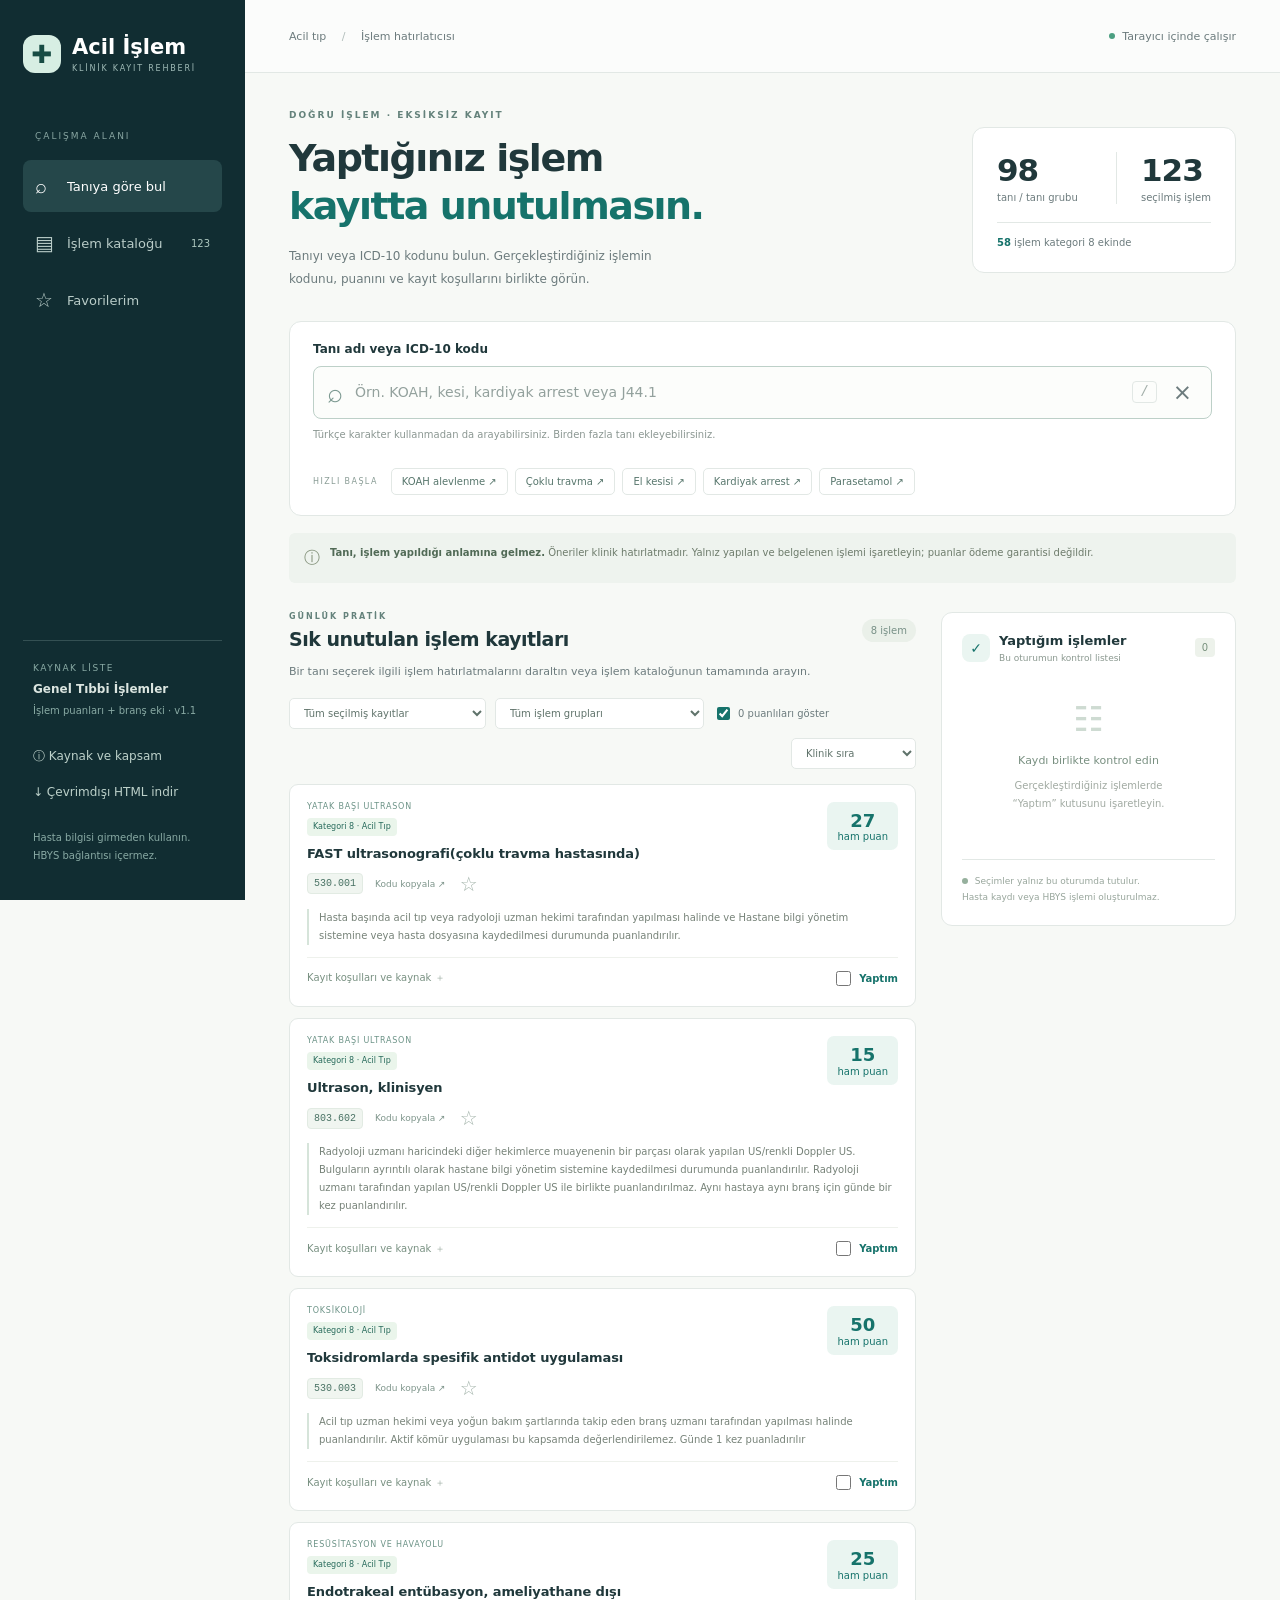
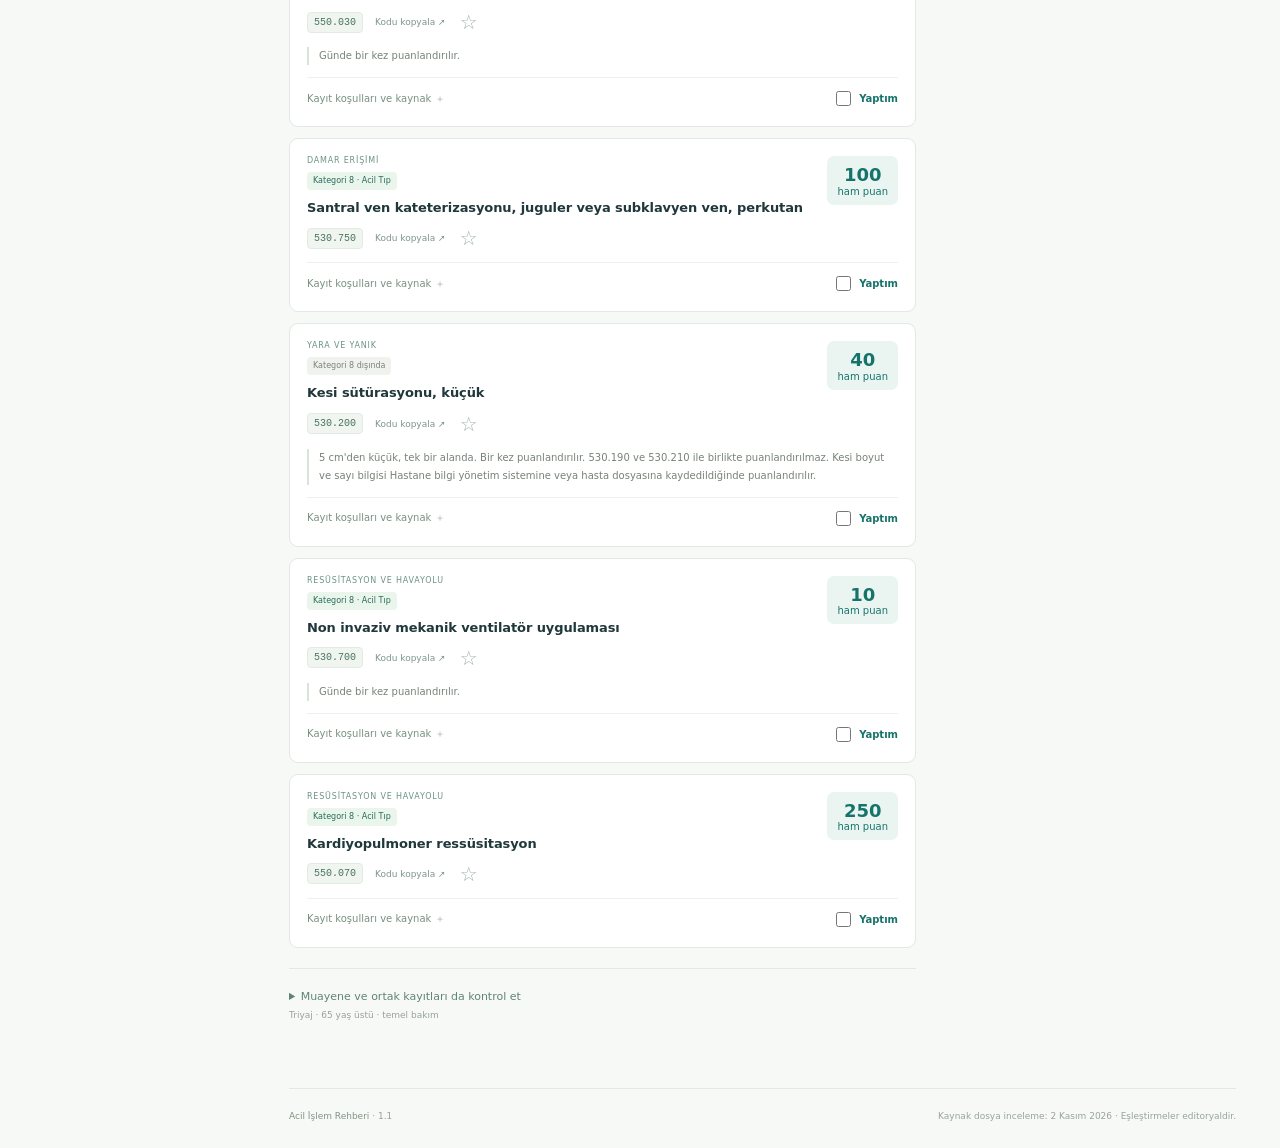
<file: index.html>
<!doctype html>
<html lang="tr"><head><meta charset="utf-8"><meta name="viewport" content="width=device-width,initial-scale=1"><meta name="theme-color" content="#112d32"><title>Acil İşlem Rehberi · Tanıdan işlem kaydına</title><meta name="description" content="Acil tıp için ICD-10 ile aranabilen işlem kodu, puan ve belgeleme hatırlatıcısı."><link rel="stylesheet" href="style.css"></head>
<body>
<aside class="rail"><a class="brand" href="./" aria-label="Ana sayfa"><span class="logo">✚</span><span>Acil İşlem<small>KLİNİK KAYIT REHBERİ</small></span></a><div class="rail-label">ÇALIŞMA ALANI</div><nav><button class="nav active" data-mode="diagnosis"><span>⌕</span> Tanıya göre bul</button><button class="nav" data-mode="procedure"><span>▤</span> İşlem kataloğu <b id="navCount"></b></button><button class="nav" data-mode="favorites"><span>☆</span> Favorilerim</button></nav><div class="rail-bottom"><div class="edition">KAYNAK LİSTE<br><strong>Genel Tıbbi İşlemler</strong><span>İşlem puanları + branş eki · v1.1</span></div><button class="subtle" id="sources">ⓘ Kaynak ve kapsam</button><button class="subtle" id="download">↓ Çevrimdışı HTML indir</button><small>Hasta bilgisi girmeden kullanın.<br>HBYS bağlantısı içermez.</small></div></aside>
<div class="workspace"><header><span class="breadcrumb">Acil tıp <span>/</span> İşlem hatırlatıcısı</span><span class="status"><i></i> Tarayıcı içinde çalışır</span><button id="mobileSources" class="mobile-only">ⓘ</button></header>
<main><section class="hero"><div><div class="eyebrow">DOĞRU İŞLEM · EKSİKSİZ KAYIT</div><h1>Yaptığınız işlem<br><em>kayıtta unutulmasın.</em></h1><p>Tanıyı veya ICD-10 kodunu bulun. Gerçekleştirdiğiniz işlemin<br class="desktop-only"> kodunu, puanını ve kayıt koşullarını birlikte görün.</p></div><div class="stats"><div><strong id="dxCount">90</strong><span>tanı / tanı grubu</span></div><div><strong id="procCount">99</strong><span>seçilmiş işlem</span></div><span class="stat-foot"><b id="branchCount">58</b> işlem kategori 8 ekinde</span></div></section>
<section class="search-section"><label for="search" id="searchLabel">Tanı adı veya ICD-10 kodu</label><div class="searchbox"><span>⌕</span><input id="search" type="search" placeholder="Örn. KOAH, kesi, kardiyak arrest veya J44.1" autocomplete="off" spellcheck="false"><kbd>/</kbd><button id="clearSearch" aria-label="Aramayı temizle">×</button></div><div class="search-hint" id="searchHint">Türkçe karakter kullanmadan da arayabilirsiniz. Birden fazla tanı ekleyebilirsiniz.</div><div id="diagnosisResults"></div><div id="selectedDiagnoses" class="selected-diagnoses"></div><div class="popular" id="popular"><span>HIZLI BAŞLA</span><button data-quick="J44.1">KOAH alevlenme ↗</button><button data-quick="T07">Çoklu travma ↗</button><button data-quick="S61">El kesisi ↗</button><button data-quick="I46">Kardiyak arrest ↗</button><button data-quick="T39.1">Parasetamol ↗</button></div></section>
<div class="notice"><span>ⓘ</span><p><strong>Tanı, işlem yapıldığı anlamına gelmez.</strong> Öneriler klinik hatırlatmadır. Yalnız yapılan ve belgelenen işlemi işaretleyin; puanlar ödeme garantisi değildir.</p></div>
<div class="content-layout"><section class="results"><div class="section-head"><div><div class="eyebrow" id="sectionEyebrow">GÜNLÜK PRATİK</div><h2 id="sectionTitle">Sık unutulan işlem kayıtları</h2></div><span id="resultCount" class="count"></span></div><p id="contextNote" class="context-note">Bir tanı seçerek ilgili işlem hatırlatmalarını daraltın veya işlem kataloğunun tamamında arayın.</p><div class="toolbar"><select id="branchFilter" aria-label="Branş eki filtresi"><option value="">Tüm seçilmiş kayıtlar</option><option value="8">Kategori 8 · Acil Tıp (58)</option><option value="other">Kategori 8 dışındaki kayıtlar</option></select><select id="category" aria-label="İşlem kategorisi"><option value="">Tüm işlem grupları</option></select><label class="toggle"><input id="showZero" type="checkbox" checked> 0 puanlıları göster</label><select id="sort" aria-label="Sıralama"><option value="clinical">Klinik sıra</option><option value="name">İşlem adına göre</option><option value="points">Puana göre</option></select></div><div id="procedureResults" aria-live="polite"></div><details class="common" id="common"><summary>Muayene ve ortak kayıtları da kontrol et <span>Triyaj · 65 yaş üstü · temel bakım</span></summary><div id="commonResults"></div></details></section>
<aside class="checklist"><div class="check-head"><span class="check-icon">✓</span><div><h2>Yaptığım işlemler</h2><p>Bu oturumun kontrol listesi</p></div><span id="selectedCount">0</span></div><div id="basketEmpty" class="basket-empty"><div>☷</div><strong>Kaydı birlikte kontrol edin</strong><p>Gerçekleştirdiğiniz işlemlerde<br>“Yaptım” kutusunu işaretleyin.</p></div><div id="basketItems"></div><div id="warnings" role="status"></div><div id="basketActions" hidden><button id="copyAll" class="primary">Kod listesini kopyala <span>↗</span></button><button id="resetBasket" class="subtle reset">Listeyi temizle</button><small>Ham puanlar otomatik toplanmaz; alternatifler, genel yönerge ve dönem kuralları sonucu değiştirebilir.</small></div><div class="check-footer"><i></i> Seçimler yalnız bu oturumda tutulur.<br>Hasta kaydı veya HBYS işlemi oluşturulmaz.</div></aside></div>
<footer><span><b>Acil İşlem Rehberi</b> · 1.1</span><span>Kaynak dosya inceleme: 2 Kasım 2026 · Eşleştirmeler editoryaldir.</span></footer>
</main></div>
<dialog id="sourceDialog"><div class="dialog-head"><h2>Kaynak ve kullanım kapsamı</h2><button id="closeDialog" aria-label="Kapat">×</button></div><div class="dialog-body"><div class="eyebrow">İŞLEM KODLARI VE PUANLAR</div><p><strong>4-genel-tibbi-islemler-listesi-excellxlsx(1).xlsx</strong><br>Sayfa: Değişikliklerin İşlenmiş Hali. Her işlemde kaynak satırı gösterilir. İşlem adları, ham puanlar ve satır açıklamaları bu dosyadan alınmıştır.</p><p><a href="https://erisilebilir.saglik.gov.tr/TR-119287/genel-tibbi-islemler-yonergesi-ve-ekleri-ile-ozellikli-tibbi-islemler-yonergesi-ve-eki-degisikligi.html" target="_blank" rel="noopener">Bakanlık yönerge ve ekleri ↗</a> · <a href="https://icd.who.int/browse10/2019/en" target="_blank" rel="noopener">WHO ICD-10 tarayıcısı ↗</a></p><h3>Branş bazlı kategorizasyon eki</h3><p><strong>brans-bazli-kategorizasyonxlsx(2)(1).xlsx</strong> · Sayfa1 · 5926. satır başlığı: “Acil Tıp İşlemleri (katagori 8)”. 5927–5984. satırlardaki 58 işlemin tamamı kataloğa alınmıştır; ilk sürüme 24 yeni kayıt eklenmiştir. Ekte puan sütunu yoktur; puan ve koşullar ilk Excel’den alınır.</p><p>Kategori 8, bu ekin sınıflamasıdır; uygulama yetkisi veya koşulsuz ödeme onayı değildir. Örneğin 551.340 sedoanaljezi burada yer alır, fakat puan listesindeki uygulayıcı/ortam kısıtı ayrıca geçerlidir. Çocuk Acil için kategori 1/a ve 1/b satırları erişkin Acil Tıp kategori 8 ile birleştirilmemiştir. Yenidoğan/çocuk kayıtları ayrıca işaretlenir.</p><p>Kategori 8’de bulunmayan mevcut kayıtlar “Kategori 8 dışında” etiketiyle korunmuştur. Bu yokluk tek başına yetkisizlik veya puanlandırma yasağı olarak yorumlanamaz.</p><h3>Tanı–işlem bağlantıları nasıl hazırlandı?</h3><p>Bu dosya resmî ICD–işlem eşleştirmesi içermiyor. Tanılarla bağlantılar klinik hatırlatma amacıyla editoryal olarak oluşturuldu; resmî uygunluk veya ödeme kuralı değildir. Tanı adları pratik arama etiketleri içerir. Türkiye SKRS/HBYS tanı sözlüğüyle birebir doğrulanmamıştır. Üç karakterli ICD gruplarında hastaya özgü alt kod HBYS'de seçilmelidir.</p><h3>Neler kontrol ediliyor?</h3><p>Kesi boyutu alternatifleri, muayene rengi alternatifleri, satırdaki açık birlikte puanlandırmama ifadeleri ve ventilatöre bağlamanın eşlik eden işlem şartı için hatırlatmalar gösterilir. Bu denetim, genel yönergeyi veya kurum tahakkuk kontrolünü eksiksiz uygulamaz. Aynı gün/seans/anatomik alan bağlamı ayrıca kontrol edilmelidir.</p><h3>Kapsam sınırı</h3><p>Acil tıpta uygulanabilecek seçilmiş işlemler yer alır; tüm ICD-10 sözlüğü veya tüm branşların işlem listesi değildir. Yeni ekin kategori 8 bölümündeki tüm kayıtlar referans amacıyla dahildir; yenidoğan ve doğum işlemleri erişkin acil hastalarına otomatik önerilmez. Yalnız diğer branş uzmanlarına özgülenmiş kayıtlar (ör. korneadan yabancı cisim çıkarılması), rutin acil önerilerine alınmadı. Branş, yetkilendirme, bölüm üst başlıkları, gün/seans sınırları ve kurum uygulaması ayrıca doğrulanır. 0 puanlı işlem, klinik olarak gereksiz işlem demek değildir.</p><h3>Veri ve gizlilik</h3><p>Hasta adı, kimlik veya dosya numarası alınmaz. Arama ve liste tarayıcıda çalışır. Favoriler cihazda saklanır; yapılan işlem seçimleri sayfa yenilenince silinir. HBYS'ye otomatik kayıt veya resmî faturalama yapılmaz.</p><button id="downloadInDialog" class="primary">Çevrimdışı HTML indir ↓</button><br><a class="data-link" href="data.json" download>İşlem ve eşleştirme verisini JSON olarak indir ↓</a></div></dialog><div id="toast" role="status"></div><script src="data.js"></script><script src="app.js"></script></body></html>
</file>
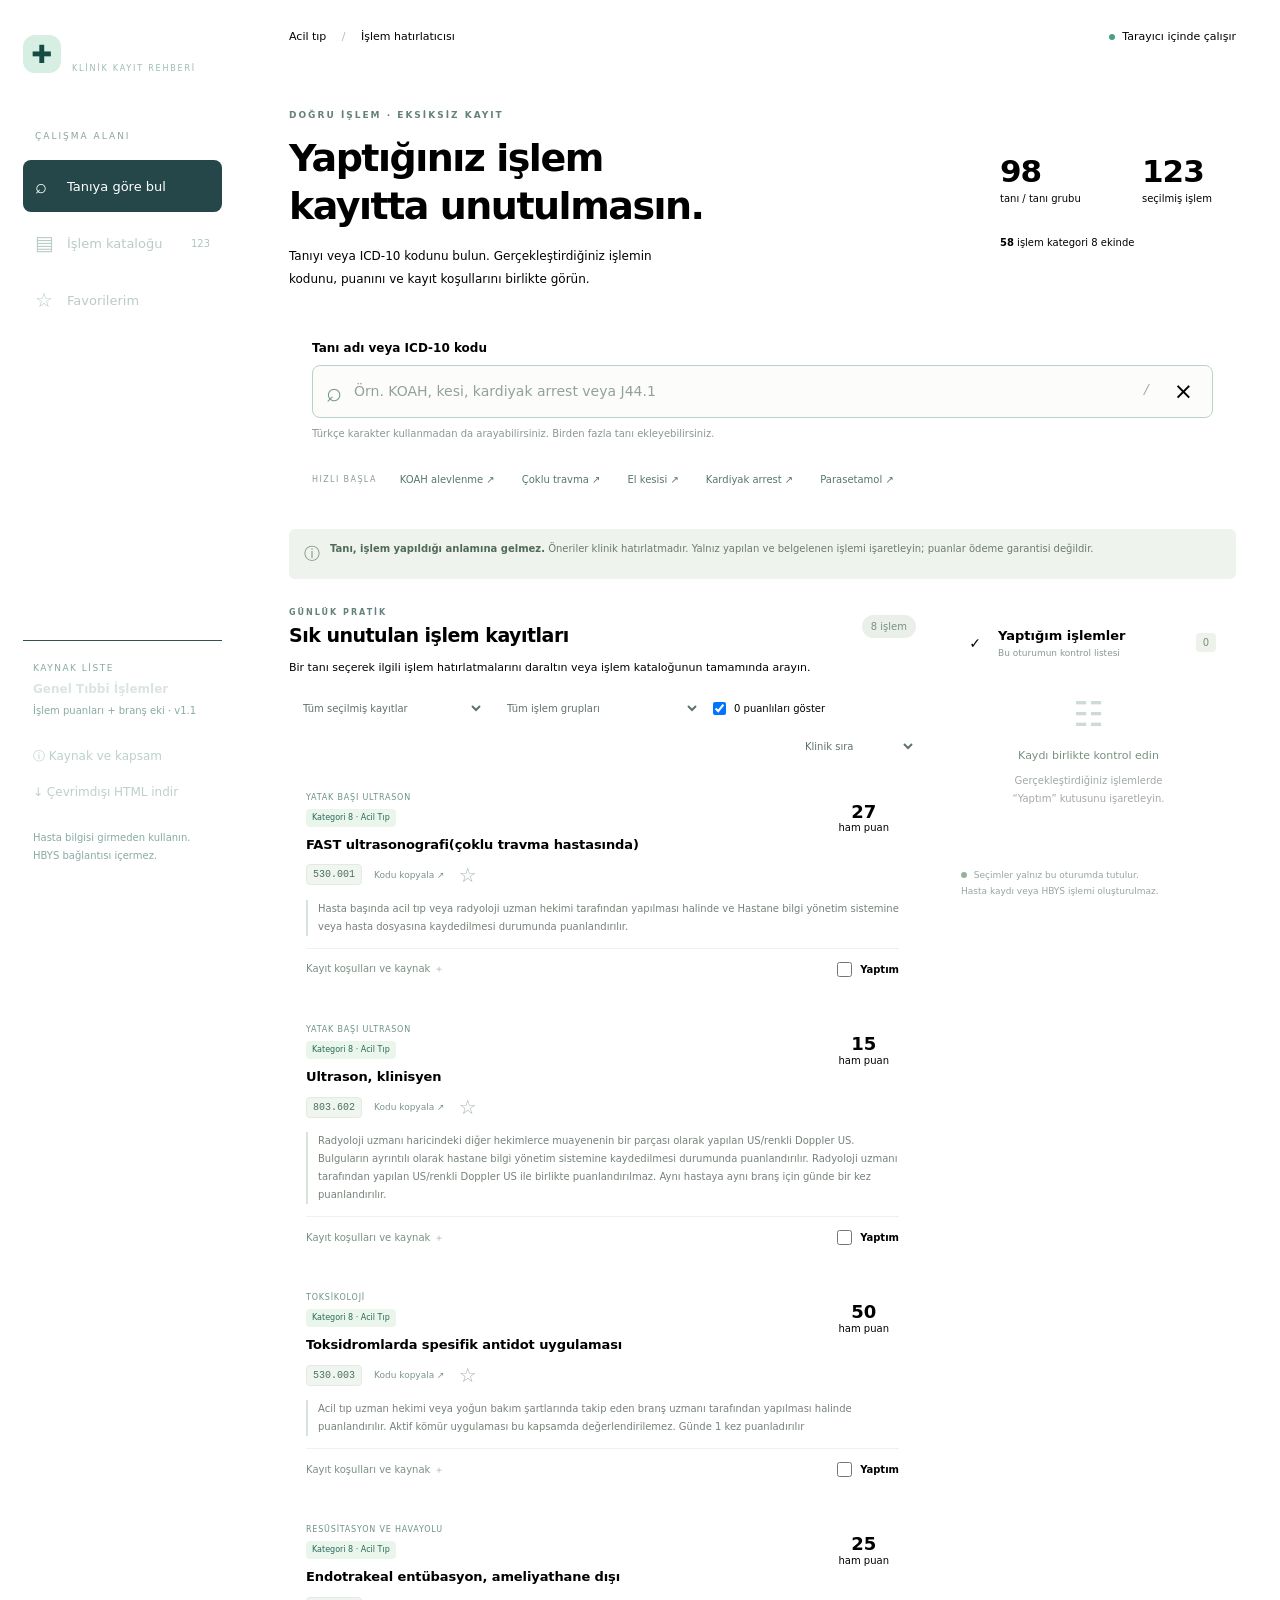
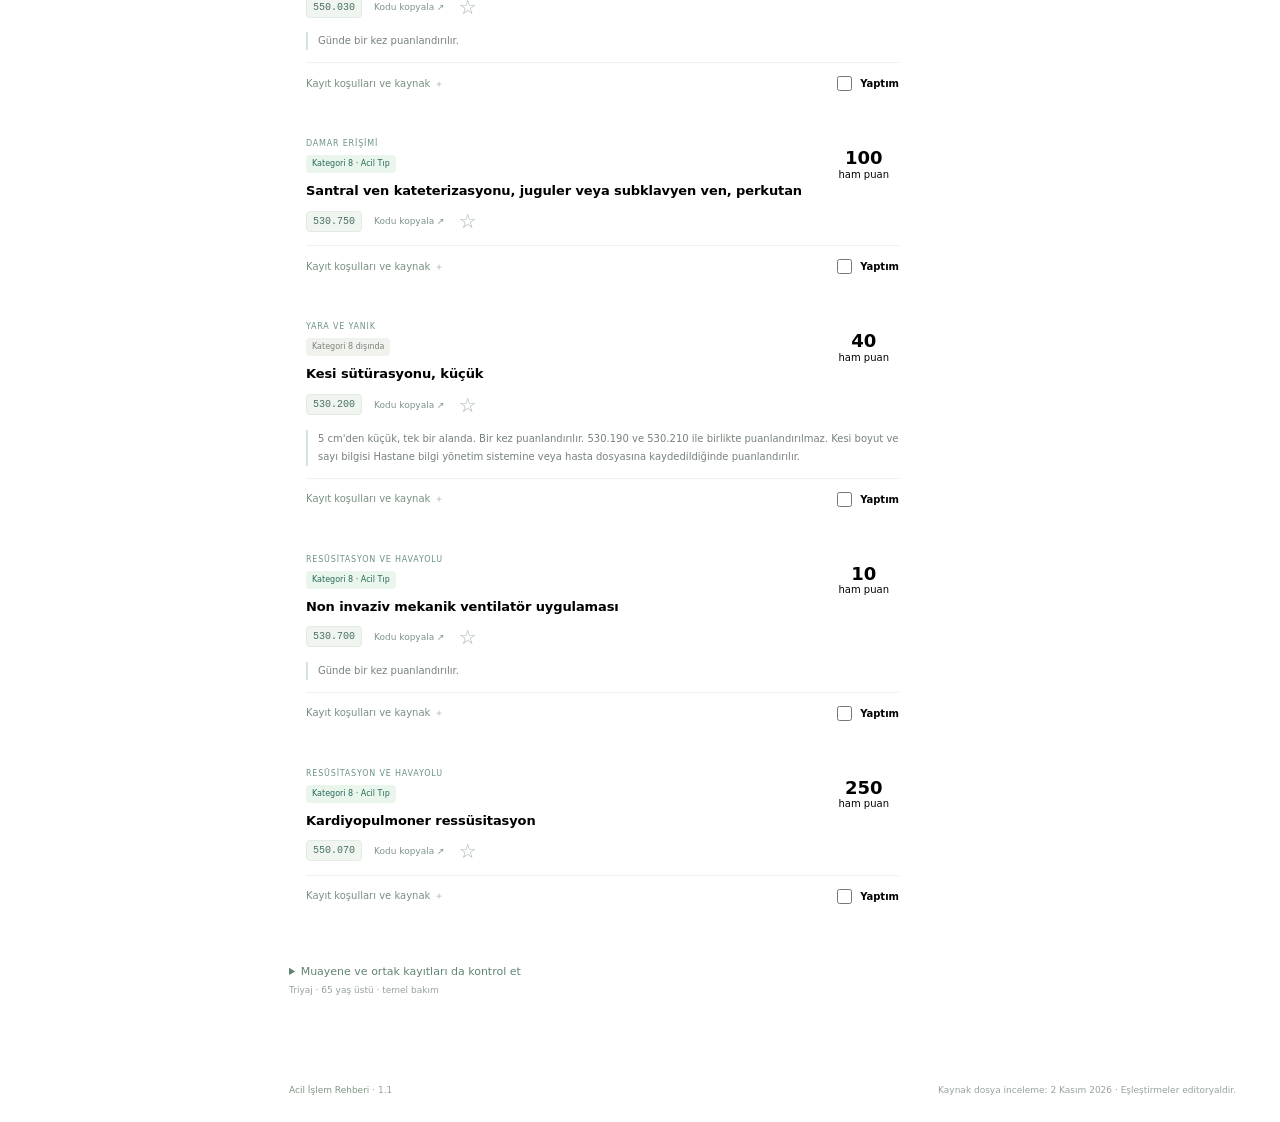
<file: acil-islem-rehberi.html>
<!doctype html>
<html lang="tr"><head><meta charset="utf-8"><meta name="viewport" content="width=device-width,initial-scale=1"><meta name="theme-color" content="#112d32"><title>Acil İşlem Rehberi · Tanıdan işlem kaydına</title><meta name="description" content="Acil tıp için ICD-10 ile aranabilen işlem kodu, puan ve belgeleme hatırlatıcısı."><style>[hidden]{display:none!important}
500;600;700&family=Manrope:wght@400;500;600;700;800&display=swap');
:root{--navy:#112d32;--teal:#16736b;--mint:#eaf5f1;--ink:#20383b;--muted:#6c7b7d;--line:#e2e8e5;--bg:#f7f9f6;--orange:#a5672f}*{box-sizing:border-box}body{margin:0;background:var(--bg);color:var(--ink);font-family:'DM Sans',system-ui,sans-serif;font-size:14px}button,input,select{font:inherit}button,a,input,select,summary{-webkit-tap-highlight-color:transparent}button{cursor:pointer}button:focus-visible,a:focus-visible,summary:focus-visible{outline:3px solid #6cafa1;outline-offset:3px}button{border:0}a{color:var(--teal)}.rail{width:245px;background:var(--navy);position:fixed;inset:0 auto 0 0;padding:35px 23px;color:#d6e1dd;display:flex;flex-direction:column;z-index:10}.brand{display:flex;gap:11px;align-items:center;text-decoration:none;color:#fff;font-family:Manrope,system-ui;font-size:21px;font-weight:800}.logo{background:#d7eee3;color:#174c44;width:38px;height:38px;border-radius:12px;display:grid;place-items:center;font-size:25px}.brand small{display:block;font-size:8px;letter-spacing:1.8px;margin-top:5px;font-weight:500;color:#9fbab6}.rail-label{margin:58px 12px 14px;font-size:9px;letter-spacing:2px;color:#88a5a1}.nav{display:flex;align-items:center;gap:11px;text-align:left;background:transparent;color:#b9ccc8;width:100%;border-radius:8px;padding:14px 12px;margin:5px 0;font-size:13px}.nav span{font-size:20px;width:21px}.nav.active{background:#25474a;color:white}.nav b{margin-left:auto;font-size:10px;color:#adc7bf;font-weight:500}.rail-bottom{margin-top:auto}.edition{border-top:1px solid #345053;padding:22px 10px;font-size:9px;letter-spacing:1.5px;color:#89aaa4}.edition strong{display:block;color:#dbe5e0;font-size:12px;letter-spacing:0;margin:9px 0}.edition span{display:block;font-size:10px;letter-spacing:0}.subtle{background:none;color:var(--muted);font-size:12px;padding:10px}.rail .subtle{display:block;color:#bdd1ca;padding:10px}.rail-bottom>small{display:block;font-size:10px;line-height:1.8;color:#89aaa4;padding:20px 10px 0}.workspace{margin-left:245px}header{height:73px;border-bottom:1px solid var(--line);display:flex;align-items:center;justify-content:space-between;padding:0 44px;background:#ffffff90;font-size:11px;color:var(--muted)}.breadcrumb span{margin:0 12px;color:#b2bebb}.status{display:flex;align-items:center;gap:7px}.status i,.check-footer i{display:inline-block;width:6px;height:6px;border-radius:50%;background:#4b9f81}main{max-width:1400px;margin:auto;padding:37px 44px 0}.hero{display:flex;justify-content:space-between;align-items:center;margin-bottom:30px;gap:20px}.eyebrow{font-size:9px;font-weight:700;letter-spacing:2px;color:#64827b}h1{font-family:Manrope,system-ui;font-size:38px;line-height:1.25;font-weight:800;letter-spacing:-1.5px;margin:15px 0}h1 em{font-style:normal;color:var(--teal)}.hero p{font-size:12px;line-height:1.9;color:var(--muted);margin:0}.stats{display:grid;grid-template-columns:1fr 1fr;gap:18px 24px;padding:24px;border:1px solid var(--line);border-radius:12px;min-width:235px;background:#fff}.stats div+div{border-left:1px solid var(--line);padding-left:24px}.stats strong{display:block;font-family:Manrope,system-ui;font-size:31px;font-weight:700;letter-spacing:-1px}.stats span{font-size:10px;color:var(--muted)}.stat-foot{grid-column:1/3;border-top:1px solid var(--line);padding-top:14px}.search-section{background:white;border:1px solid var(--line);border-radius:12px;padding:20px 23px}.search-section>label{display:block;font-weight:600;font-size:12px;margin-bottom:10px}.searchbox{display:flex;align-items:center;border:1.5px solid #bdd0c8;border-radius:8px;padding:0 13px;height:53px;gap:10px;background:#fcfdfb}.searchbox:focus-within{border-color:var(--teal);box-shadow:0 0 0 3px #16736b10}.searchbox>span{font-size:27px;color:#7c9991}.searchbox input{width:100%;border:0;outline:0;background:transparent;color:var(--ink);font-size:14px;min-width:0}.searchbox input::placeholder{color:#93a19d}.searchbox kbd{border:1px solid var(--line);color:#a3afaa;border-radius:4px;padding:2px 7px}.searchbox button{background:none;font-size:23px;color:var(--muted)}.search-hint{font-size:10px;color:#8b9792;margin:10px 0}.popular{display:flex;flex-wrap:wrap;gap:7px;align-items:center;margin-top:18px}.popular>span{font-size:8px;letter-spacing:1.4px;margin-right:6px;color:#899c95}.popular button{border:1px solid var(--line);background:#fff;padding:7px 10px;border-radius:5px;font-size:10px;color:#57766c}.popular button:hover{background:var(--mint)}.notice{display:flex;gap:10px;margin:17px 0 29px;padding:12px 15px;background:#eef3ee;border-radius:6px;color:#6d7b6b;font-size:10px;line-height:1.65}.notice>span{font-size:16px;color:#84927b}.notice p{margin:0}.notice strong{font-weight:600;color:#516a56}.content-layout{display:grid;grid-template-columns:minmax(0,1fr) 295px;gap:25px;align-items:start}.section-head{display:flex;align-items:center;justify-content:space-between}.section-head .eyebrow{font-size:8px;margin-bottom:7px}h2{font-family:Manrope,system-ui;font-size:19px;letter-spacing:-.5px;margin:0}.count{font-size:10px;color:#789087;background:#eaf0e9;border-radius:20px;padding:6px 9px}.context-note{font-size:11px;line-height:1.8;color:var(--muted);margin:12px 0 16px}.toolbar{display:flex;gap:9px;align-items:center;margin-bottom:15px;flex-wrap:wrap}.toolbar select{padding:8px 25px 8px 10px;border:1px solid var(--line);background:#fff;border-radius:5px;font-size:10px;color:#60736b;max-width:100%}.toggle{font-size:10px;color:var(--muted);display:flex;gap:5px;align-items:center}.toggle input{accent-color:var(--teal)}#sort{margin-left:auto;max-width:125px}.proc-card{background:white;border:1px solid var(--line);border-radius:9px;padding:17px;margin-bottom:11px;transition:border-color .15s}.proc-card.chosen{border-color:#71a794;background:#fcfffc}.proc-top{display:flex;gap:12px;align-items:start}.proc-main{min-width:0;flex:1}.proc-tag{color:#6c9387;font-size:8px;letter-spacing:.8px;text-transform:uppercase;margin-bottom:7px}.proc-card h3{font-family:Manrope,system-ui;font-weight:700;font-size:13px;line-height:1.55;margin:0 0 8px;letter-spacing:-.1px}.code-row{display:flex;gap:8px;align-items:center;flex-wrap:wrap}.code{color:#497264;background:#f0f5f0;border:1px solid #e2ebe3;border-radius:4px;font-family:ui-monospace,monospace;font-size:10px;padding:4px 6px}.copy-code{font-size:9px;background:none;color:#7e958b;padding:4px}.point{background:var(--mint);color:var(--teal);padding:8px 10px;white-space:nowrap;border-radius:7px;font-size:10px;font-weight:500}.point b{font-size:18px;display:block;text-align:center;font-family:Manrope,system-ui;line-height:1.2}.point.zero{background:#f1f3f0;color:#89938b}.point.zero b{font-size:16px}.proc-note{border-left:2px solid #d6e4da;margin:13px 0 0;padding-left:10px;font-size:10px;line-height:1.8;color:#768278;white-space:pre-line}.proc-bottom{display:flex;justify-content:space-between;align-items:center;border-top:1px solid #eef1ec;padding-top:10px;margin-top:12px}.proc-bottom details{max-width:75%;font-size:10px;color:#789081}.proc-bottom summary{cursor:pointer;list-style:none}.proc-bottom summary:after{content:' ＋';color:#a1b0a6}.proc-bottom details[open] summary:after{content:' −'}.details-text{line-height:1.8;font-size:10px;color:#64756c;padding:12px 0}.details-text p{margin:0 0 8px}.done-label{display:flex;gap:5px;align-items:center;color:var(--teal);font-size:10px;font-weight:600;cursor:pointer}.done-label input{accent-color:var(--teal);width:15px;height:15px}.star{font-size:20px;padding:0 2px;background:none;color:#a5b5ac}.star.on{color:#bd9245}.conditional{font-size:9px;color:#ad7b3e;margin-top:7px}.checklist{border:1px solid var(--line);border-radius:11px;background:white;position:sticky;top:22px;padding:20px}.check-head{display:flex;gap:9px;align-items:center}.check-head h2{font-size:13px;letter-spacing:0}.check-head p{font-size:9px;color:#8b9990;margin:5px 0 0}.check-icon{width:28px;height:28px;border-radius:8px;display:grid;place-items:center;background:var(--mint);color:var(--teal)}#selectedCount{margin-left:auto;background:#edf2eb;padding:4px 7px;border-radius:4px;font-size:10px;color:#78917d}.basket-empty{padding:36px 0;text-align:center}.basket-empty>div{font-size:34px;color:#cedbd2;margin-bottom:12px}.basket-empty strong{font-size:11px;color:#799081;font-weight:500}.basket-empty p{font-size:10px;line-height:1.8;color:#a1aaa2}.check-footer{font-size:9px;color:#98a69c;line-height:1.8;border-top:1px solid var(--line);padding-top:13px}.check-footer i{background:#96b09d;margin-right:4px}.basket-item{display:flex;align-items:start;gap:8px;padding:13px 0;border-bottom:1px solid var(--line)}.basket-item div{flex:1}.basket-item b{display:block;font-size:10px;line-height:1.7;font-weight:500}.basket-item small{font-size:9px;color:#84998d;font-family:monospace}.basket-item button{color:#9baca1;background:none;font-size:16px}.primary{display:flex;justify-content:space-between;align-items:center;background:var(--teal);color:#fff;padding:13px 14px;border-radius:6px;font-size:11px;font-weight:600;width:100%;margin-top:17px}.reset{display:block;margin:5px auto}#basketActions>small{font-size:9px;line-height:1.7;color:#98a69c;display:block;margin-bottom:17px}#warnings:not(:empty){background:#fff5e8;color:#95632c;border-radius:6px;font-size:10px;line-height:1.7;padding:10px;margin-top:12px}#warnings p{margin:3px 0 8px}.dx-results{max-height:310px;overflow:auto;border-top:1px solid var(--line);margin-top:12px;padding-top:7px}.dx-result{padding:11px 8px;display:flex;align-items:center;gap:12px;border-bottom:1px solid #f0f3ed}.dx-result div{flex:1}.dx-result b{font-size:12px;font-weight:500;display:block}.dx-result small{font-size:9px;color:#87988c;line-height:1.8;display:block}.dx-result button{padding:8px 12px;background:var(--mint);color:var(--teal);font-size:10px;border-radius:5px}.selected-diagnoses{display:flex;flex-wrap:wrap;gap:8px;margin-top:10px}.dx-chip{padding:8px 10px;background:var(--mint);border:1px solid #cfe1d4;color:var(--teal);font-size:10px;border-radius:5px}.dx-chip button{background:none;color:var(--teal);margin-left:7px}.empty{border:1px dashed #cfdcd1;border-radius:8px;padding:35px 20px;text-align:center;color:#84998b;font-size:12px;line-height:1.9}.common{margin:20px 0;font-size:11px;color:#618472;border-top:1px solid var(--line);padding-top:18px}.common>summary{cursor:pointer;line-height:1.8}.common summary span{font-size:9px;color:#97a299;display:block}.common>div{margin-top:15px}footer{margin-top:45px;border-top:1px solid var(--line);padding:22px 0 27px;display:flex;justify-content:space-between;font-size:9px;gap:15px;color:#97a39a}footer b{color:#7f9585;font-weight:500}dialog{border:1px solid var(--line);border-radius:15px;padding:0;max-width:680px;width:calc(100% - 30px);color:var(--ink)}dialog::backdrop{background:#102e3299;backdrop-filter:blur(3px)}.dialog-head{display:flex;justify-content:space-between;padding:22px;border-bottom:1px solid var(--line)}.dialog-head button{background:none;font-size:24px;color:var(--muted)}.dialog-body{padding:25px;font-size:12px;line-height:1.9}.dialog-body p{overflow-wrap:anywhere}.dialog-body h3{font-size:13px;margin-top:25px}.data-link{display:block;background:var(--mint);border-radius:6px;padding:12px;text-decoration:none}#toast{position:fixed;bottom:25px;left:50%;transform:translateX(-50%);padding:13px 22px;background:var(--navy);color:white;font-size:12px;border-radius:8px;z-index:100;box-shadow:0 5px 30px #112d3222;opacity:0;pointer-events:none;transition:opacity .2s}#toast.show{opacity:1}.mobile-only{display:none}
@media(min-width:1500px){main{padding-top:48px}.hero{margin-bottom:40px}h1{font-size:44px}.proc-card{padding:21px}.content-layout{gap:30px;grid-template-columns:minmax(0,1fr) 315px}}
@media(max-width:1150px){.rail{width:205px;padding:30px 16px}.workspace{margin-left:205px}main{padding:30px 25px 0}header{padding:0 25px}.content-layout{grid-template-columns:minmax(0,1fr) 260px;gap:18px}h1{font-size:33px}.stats{min-width:190px;padding:18px;gap:15px}.stats div+div{padding-left:16px}.stats strong{font-size:27px}.stats span{font-size:9px}.checklist{padding:16px}.nav{font-size:12px}.brand{font-size:18px}.logo{width:32px;height:32px}.toolbar{gap:7px}.toolbar select{font-size:9px}#sort{margin-left:0}}
@media(max-width:900px){.rail{width:185px}.workspace{margin-left:185px}.content-layout{grid-template-columns:minmax(0,1fr)}.checklist{position:static}.hero .stats{display:none}main{max-width:780px}.brand small{font-size:6px}.brand{font-size:17px;gap:8px}.status{font-size:9px}.hero h1{font-size:36px}.checklist{padding:20px}.basket-empty{padding:23px 0}.basket-empty>div{display:none}}
@media(max-width:620px){.rail{width:auto;position:static;padding:17px 18px 0;background:var(--navy);display:block}.brand{font-size:19px}.brand small{font-size:7px}.rail-label,.rail-bottom{display:none}.rail nav{display:flex;gap:3px;margin-top:15px}.nav{margin:0;border-radius:7px 7px 0 0;padding:12px 9px;font-size:10px;justify-content:center;gap:5px}.nav span{font-size:16px;width:auto}.nav b{display:none}.workspace{margin:0}header{height:43px;padding:0 19px}.status{display:none}.mobile-only{display:block;background:none;color:#6a8178}main{padding:25px 17px 0}.hero{margin-bottom:22px}.hero h1{font-size:32px;letter-spacing:-1px}.hero p{font-size:11px}.hero .eyebrow{font-size:8px}.search-section{padding:16px 13px}.searchbox{height:49px;padding:0 10px}.searchbox input{font-size:12px}.searchbox kbd{display:none}.search-hint{font-size:9px;line-height:1.7}.popular{margin-top:12px;gap:5px}.popular>span{width:100%;margin-bottom:3px}.popular button{font-size:9px;padding:7px 8px}.notice{margin:13px 0 23px;font-size:9px;padding:10px}.section-head h2{font-size:17px}.context-note{font-size:10px}.toolbar{gap:8px}.toolbar select{font-size:9px;padding:8px 18px 8px 7px}#category{max-width:45%}.toggle{font-size:9px}#sort{max-width:110px}.proc-card{padding:15px}.proc-card h3{font-size:12px}.point{padding:7px 9px;font-size:9px}.point b{font-size:16px}.proc-note{font-size:10px}.proc-bottom{gap:10px}.proc-bottom details{max-width:74%}footer{flex-direction:column;line-height:1.7;margin-top:25px;padding-bottom:25px}.dx-result{gap:7px}.dx-result b{font-size:11px}.dx-result .code{font-size:9px}.dx-result button{padding:7px 9px}.desktop-only{display:none}#toast{max-width:90%;width:max-content}.dialog-head h2{font-size:16px}}

.source-badges{display:flex;gap:5px;flex-wrap:wrap;margin:0 0 8px}.source-badge,.age-badge{font-size:8px;padding:3px 6px;border-radius:4px;line-height:1.5}.source-badge.official{color:#276a5b;background:#eaf5eb}.source-badge.extra{color:#7b827a;background:#f0f2ee}.age-badge{color:#7b6598;background:#f4edf9}.scope-warning{background:#fff6e9;color:#936833;border-radius:5px;padding:10px;font-size:10px;line-height:1.8}.stat-foot b{font-weight:600;color:var(--teal)}#branchFilter{max-width:205px}@media(max-width:620px){#branchFilter{max-width:100%;width:100%}}
</style></head>
<body>
<aside class="rail"><a class="brand" href="./" aria-label="Ana sayfa"><span class="logo">✚</span><span>Acil İşlem<small>KLİNİK KAYIT REHBERİ</small></span></a><div class="rail-label">ÇALIŞMA ALANI</div><nav><button class="nav active" data-mode="diagnosis"><span>⌕</span> Tanıya göre bul</button><button class="nav" data-mode="procedure"><span>▤</span> İşlem kataloğu <b id="navCount"></b></button><button class="nav" data-mode="favorites"><span>☆</span> Favorilerim</button></nav><div class="rail-bottom"><div class="edition">KAYNAK LİSTE<br><strong>Genel Tıbbi İşlemler</strong><span>İşlem puanları + branş eki · v1.1</span></div><button class="subtle" id="sources">ⓘ Kaynak ve kapsam</button><button class="subtle" id="download">↓ Çevrimdışı HTML indir</button><small>Hasta bilgisi girmeden kullanın.<br>HBYS bağlantısı içermez.</small></div></aside>
<div class="workspace"><header><span class="breadcrumb">Acil tıp <span>/</span> İşlem hatırlatıcısı</span><span class="status"><i></i> Tarayıcı içinde çalışır</span><button id="mobileSources" class="mobile-only">ⓘ</button></header>
<main><section class="hero"><div><div class="eyebrow">DOĞRU İŞLEM · EKSİKSİZ KAYIT</div><h1>Yaptığınız işlem<br><em>kayıtta unutulmasın.</em></h1><p>Tanıyı veya ICD-10 kodunu bulun. Gerçekleştirdiğiniz işlemin<br class="desktop-only"> kodunu, puanını ve kayıt koşullarını birlikte görün.</p></div><div class="stats"><div><strong id="dxCount">90</strong><span>tanı / tanı grubu</span></div><div><strong id="procCount">99</strong><span>seçilmiş işlem</span></div><span class="stat-foot"><b id="branchCount">58</b> işlem kategori 8 ekinde</span></div></section>
<section class="search-section"><label for="search" id="searchLabel">Tanı adı veya ICD-10 kodu</label><div class="searchbox"><span>⌕</span><input id="search" type="search" placeholder="Örn. KOAH, kesi, kardiyak arrest veya J44.1" autocomplete="off" spellcheck="false"><kbd>/</kbd><button id="clearSearch" aria-label="Aramayı temizle">×</button></div><div class="search-hint" id="searchHint">Türkçe karakter kullanmadan da arayabilirsiniz. Birden fazla tanı ekleyebilirsiniz.</div><div id="diagnosisResults"></div><div id="selectedDiagnoses" class="selected-diagnoses"></div><div class="popular" id="popular"><span>HIZLI BAŞLA</span><button data-quick="J44.1">KOAH alevlenme ↗</button><button data-quick="T07">Çoklu travma ↗</button><button data-quick="S61">El kesisi ↗</button><button data-quick="I46">Kardiyak arrest ↗</button><button data-quick="T39.1">Parasetamol ↗</button></div></section>
<div class="notice"><span>ⓘ</span><p><strong>Tanı, işlem yapıldığı anlamına gelmez.</strong> Öneriler klinik hatırlatmadır. Yalnız yapılan ve belgelenen işlemi işaretleyin; puanlar ödeme garantisi değildir.</p></div>
<div class="content-layout"><section class="results"><div class="section-head"><div><div class="eyebrow" id="sectionEyebrow">GÜNLÜK PRATİK</div><h2 id="sectionTitle">Sık unutulan işlem kayıtları</h2></div><span id="resultCount" class="count"></span></div><p id="contextNote" class="context-note">Bir tanı seçerek ilgili işlem hatırlatmalarını daraltın veya işlem kataloğunun tamamında arayın.</p><div class="toolbar"><select id="branchFilter" aria-label="Branş eki filtresi"><option value="">Tüm seçilmiş kayıtlar</option><option value="8">Kategori 8 · Acil Tıp (58)</option><option value="other">Kategori 8 dışındaki kayıtlar</option></select><select id="category" aria-label="İşlem kategorisi"><option value="">Tüm işlem grupları</option></select><label class="toggle"><input id="showZero" type="checkbox" checked> 0 puanlıları göster</label><select id="sort" aria-label="Sıralama"><option value="clinical">Klinik sıra</option><option value="name">İşlem adına göre</option><option value="points">Puana göre</option></select></div><div id="procedureResults" aria-live="polite"></div><details class="common" id="common"><summary>Muayene ve ortak kayıtları da kontrol et <span>Triyaj · 65 yaş üstü · temel bakım</span></summary><div id="commonResults"></div></details></section>
<aside class="checklist"><div class="check-head"><span class="check-icon">✓</span><div><h2>Yaptığım işlemler</h2><p>Bu oturumun kontrol listesi</p></div><span id="selectedCount">0</span></div><div id="basketEmpty" class="basket-empty"><div>☷</div><strong>Kaydı birlikte kontrol edin</strong><p>Gerçekleştirdiğiniz işlemlerde<br>“Yaptım” kutusunu işaretleyin.</p></div><div id="basketItems"></div><div id="warnings" role="status"></div><div id="basketActions" hidden><button id="copyAll" class="primary">Kod listesini kopyala <span>↗</span></button><button id="resetBasket" class="subtle reset">Listeyi temizle</button><small>Ham puanlar otomatik toplanmaz; alternatifler, genel yönerge ve dönem kuralları sonucu değiştirebilir.</small></div><div class="check-footer"><i></i> Seçimler yalnız bu oturumda tutulur.<br>Hasta kaydı veya HBYS işlemi oluşturulmaz.</div></aside></div>
<footer><span><b>Acil İşlem Rehberi</b> · 1.1</span><span>Kaynak dosya inceleme: 2 Kasım 2026 · Eşleştirmeler editoryaldir.</span></footer>
</main></div>
<dialog id="sourceDialog"><div class="dialog-head"><h2>Kaynak ve kullanım kapsamı</h2><button id="closeDialog" aria-label="Kapat">×</button></div><div class="dialog-body"><div class="eyebrow">İŞLEM KODLARI VE PUANLAR</div><p><strong>4-genel-tibbi-islemler-listesi-excellxlsx(1).xlsx</strong><br>Sayfa: Değişikliklerin İşlenmiş Hali. Her işlemde kaynak satırı gösterilir. İşlem adları, ham puanlar ve satır açıklamaları bu dosyadan alınmıştır.</p><p><a href="https://erisilebilir.saglik.gov.tr/TR-119287/genel-tibbi-islemler-yonergesi-ve-ekleri-ile-ozellikli-tibbi-islemler-yonergesi-ve-eki-degisikligi.html" target="_blank" rel="noopener">Bakanlık yönerge ve ekleri ↗</a> · <a href="https://icd.who.int/browse10/2019/en" target="_blank" rel="noopener">WHO ICD-10 tarayıcısı ↗</a></p><h3>Branş bazlı kategorizasyon eki</h3><p><strong>brans-bazli-kategorizasyonxlsx(2)(1).xlsx</strong> · Sayfa1 · 5926. satır başlığı: “Acil Tıp İşlemleri (katagori 8)”. 5927–5984. satırlardaki 58 işlemin tamamı kataloğa alınmıştır; ilk sürüme 24 yeni kayıt eklenmiştir. Ekte puan sütunu yoktur; puan ve koşullar ilk Excel’den alınır.</p><p>Kategori 8, bu ekin sınıflamasıdır; uygulama yetkisi veya koşulsuz ödeme onayı değildir. Örneğin 551.340 sedoanaljezi burada yer alır, fakat puan listesindeki uygulayıcı/ortam kısıtı ayrıca geçerlidir. Çocuk Acil için kategori 1/a ve 1/b satırları erişkin Acil Tıp kategori 8 ile birleştirilmemiştir. Yenidoğan/çocuk kayıtları ayrıca işaretlenir.</p><p>Kategori 8’de bulunmayan mevcut kayıtlar “Kategori 8 dışında” etiketiyle korunmuştur. Bu yokluk tek başına yetkisizlik veya puanlandırma yasağı olarak yorumlanamaz.</p><h3>Tanı–işlem bağlantıları nasıl hazırlandı?</h3><p>Bu dosya resmî ICD–işlem eşleştirmesi içermiyor. Tanılarla bağlantılar klinik hatırlatma amacıyla editoryal olarak oluşturuldu; resmî uygunluk veya ödeme kuralı değildir. Tanı adları pratik arama etiketleri içerir. Türkiye SKRS/HBYS tanı sözlüğüyle birebir doğrulanmamıştır. Üç karakterli ICD gruplarında hastaya özgü alt kod HBYS'de seçilmelidir.</p><h3>Neler kontrol ediliyor?</h3><p>Kesi boyutu alternatifleri, muayene rengi alternatifleri, satırdaki açık birlikte puanlandırmama ifadeleri ve ventilatöre bağlamanın eşlik eden işlem şartı için hatırlatmalar gösterilir. Bu denetim, genel yönergeyi veya kurum tahakkuk kontrolünü eksiksiz uygulamaz. Aynı gün/seans/anatomik alan bağlamı ayrıca kontrol edilmelidir.</p><h3>Kapsam sınırı</h3><p>Acil tıpta uygulanabilecek seçilmiş işlemler yer alır; tüm ICD-10 sözlüğü veya tüm branşların işlem listesi değildir. Yeni ekin kategori 8 bölümündeki tüm kayıtlar referans amacıyla dahildir; yenidoğan ve doğum işlemleri erişkin acil hastalarına otomatik önerilmez. Yalnız diğer branş uzmanlarına özgülenmiş kayıtlar (ör. korneadan yabancı cisim çıkarılması), rutin acil önerilerine alınmadı. Branş, yetkilendirme, bölüm üst başlıkları, gün/seans sınırları ve kurum uygulaması ayrıca doğrulanır. 0 puanlı işlem, klinik olarak gereksiz işlem demek değildir.</p><h3>Veri ve gizlilik</h3><p>Hasta adı, kimlik veya dosya numarası alınmaz. Arama ve liste tarayıcıda çalışır. Favoriler cihazda saklanır; yapılan işlem seçimleri sayfa yenilenince silinir. HBYS'ye otomatik kayıt veya resmî faturalama yapılmaz.</p><button id="downloadInDialog" class="primary">Çevrimdışı HTML indir ↓</button><br><a class="data-link" href="data:application/json;charset=utf-8,%7B%0A%20%20%22meta%22%3A%20%7B%0A%20%20%20%20%22title%22%3A%20%22Acil%20%C4%B0%C5%9Flem%20Rehberi%22%2C%0A%20%20%20%20%22version%22%3A%20%221.1%22%2C%0A%20%20%20%20%22date%22%3A%20%222026-11-02%22%2C%0A%20%20%20%20%22sourceFile%22%3A%20%224-genel-tibbi-islemler-listesi-excellxlsx(1).xlsx%22%2C%0A%20%20%20%20%22sheet%22%3A%20%22De%C4%9Fi%C5%9Fikliklerin%20%C4%B0%C5%9Flenmi%C5%9F%20Hali%22%2C%0A%20%20%20%20%22rows%22%3A%207509%2C%0A%20%20%20%20%22branchFile%22%3A%20%22brans-bazli-kategorizasyonxlsx(2)(1).xlsx%22%2C%0A%20%20%20%20%22branchSheet%22%3A%20%22Sayfa1%22%2C%0A%20%20%20%20%22branch8Count%22%3A%2058%2C%0A%20%20%20%20%22branch8HeaderRow%22%3A%205926%2C%0A%20%20%20%20%22branch8LastRow%22%3A%205984%2C%0A%20%20%20%20%22mapping%22%3A%20%22Editoryal%20klinik%20hat%C4%B1rlatma%3B%20resm%C3%AE%20ICD%E2%80%93i%C5%9Flem%20uygunluk%20listesi%20de%C4%9Fildir.%22%2C%0A%20%20%20%20%22ministryUrl%22%3A%20%22https%3A%2F%2Ferisilebilir.saglik.gov.tr%2FTR-119287%2Fgenel-tibbi-islemler-yonergesi-ve-ekleri-ile-ozellikli-tibbi-islemler-yonergesi-ve-eki-degisikligi.html%22%2C%0A%20%20%20%20%22whoUrl%22%3A%20%22https%3A%2F%2Ficd.who.int%2Fbrowse10%2F2019%2Fen%22%2C%0A%20%20%20%20%22limitations%22%3A%20%22Kaynak%20dosyadaki%20ham%20puanlar%20g%C3%B6sterilir.%20Kategori%208%20%C3%BCyeli%C4%9Fi%20bran%C5%9F%20bazl%C4%B1%20kategorizasyon%20ekinden%20al%C4%B1nm%C4%B1%C5%9Ft%C4%B1r%3B%20bu%20listede%20olmak%20sat%C4%B1rdaki%20uygulay%C4%B1c%C4%B1%2Fortam%20ko%C5%9Fulunu%20kald%C4%B1rmaz%2C%20listede%20bulunmamak%20tek%20ba%C5%9F%C4%B1na%20yetkisizlik%20veya%20%C3%B6deme%20yasa%C4%9F%C4%B1%20g%C3%B6stermez.%20Tahakkuk%2C%20%C3%BCst%20ba%C5%9Fl%C4%B1k%20kurallar%C4%B1%20ve%20genel%20y%C3%B6nerge%20ayr%C4%B1ca%20de%C4%9Ferlendirilir.%20T%C3%BCrkiye%20SKRS%2FHBYS%20tan%C4%B1%20s%C3%B6zl%C3%BC%C4%9F%C3%BCyle%20birebir%20do%C4%9Frulama%20yap%C4%B1lmam%C4%B1%C5%9Ft%C4%B1r.%22%0A%20%20%7D%2C%0A%20%20%22procedures%22%3A%20%5B%0A%20%20%20%20%7B%0A%20%20%20%20%20%20%22code%22%3A%20%22520009%22%2C%0A%20%20%20%20%20%20%22name%22%3A%20%22Muayene%20Ek%20Puan%C4%B1%20(65%20ya%C5%9F%20%C3%BCst%C3%BC)%22%2C%0A%20%20%20%20%20%20%22points%22%3A%208%2C%0A%20%20%20%20%20%20%22note%22%3A%20%22520.010%2C%20520.012%2C%20520.013%2C%20520.014%2C%20520.032%2C%20520.036%2C%20kodlu%20i%C5%9Flemler%20hari%C3%A7%2C%20ilgili%20muayene%20puan%C4%B1na%20eklenerek%20uygulan%C4%B1r.%22%2C%0A%20%20%20%20%20%20%22category%22%3A%20%22Muayene%20ve%20temel%20bak%C4%B1m%22%2C%0A%20%20%20%20%20%20%22row%22%3A%20609%2C%0A%20%20%20%20%20%20%22group%22%3A%20null%2C%0A%20%20%20%20%20%20%22context%22%3A%20%22%22%2C%0A%20%20%20%20%20%20%22reminder%22%3A%20%22%C4%B0%C5%9Flemin%20kendisi%2C%20endikasyonu%2C%20uygulayan%20hekim%20ve%20zaman%C4%B1%20hasta%20dosyas%C4%B1nda%20belgelenmeli.%22%2C%0A%20%20%20%20%20%20%22conditional%22%3A%20false%2C%0A%20%20%20%20%20%20%22branch8%22%3A%20null%2C%0A%20%20%20%20%20%20%22population%22%3A%20%22Genel%22%2C%0A%20%20%20%20%20%20%22scopeWarning%22%3A%20%22%22%0A%20%20%20%20%7D%2C%0A%20%20%20%20%7B%0A%20%20%20%20%20%20%22code%22%3A%20%22520021%22%2C%0A%20%20%20%20%20%20%22name%22%3A%20%22Acil%20Poliklinik%20Ye%C5%9Fil%20alan%20muayenesi%22%2C%0A%20%20%20%20%20%20%22points%22%3A%2026%2C%0A%20%20%20%20%20%20%22note%22%3A%20%22Tabip%20ve%20ana%2Fyan%20dal%20uzman%20tabiplerin%20(%C3%87ocuk%20acil%20yandal%20uzman%C4%B1%20hari%C3%A7)%20%20Ye%C5%9Fil%20acil%20poliklinik%20muayenesi%20bu%20kod%20%C3%BCzerinden%20puanland%C4%B1r%C4%B1l%C4%B1r.%20%C4%B0lgili%20d%C3%B6nemde%20%20ilgili%20sa%C4%9Fl%C4%B1k%20tesisinin%20acil%20muayene%20oran%C4%B1n%C4%B1n%20e%C5%9Fik-1%20ile%20e%C5%9Fik-2%20aras%C4%B1nda%20olmas%C4%B1%20h%C3%A2linde%2C%20ilgili%20acil%20serviste%20%C3%A7al%C4%B1%C5%9Fan%20hekimlerin%20bu%20i%C5%9Flemden%20elde%20etti%C4%9Fi%20toplam%20i%C5%9Flem%20puan%C4%B1%20%2512%2C5%20oran%C4%B1nda%3B%20e%C5%9Fik-2%E2%80%99ye%20e%C5%9Fit%20veya%20%C3%BCzerinde%20olmas%C4%B1%20h%C3%A2linde%20ise%20%2525%20oran%C4%B1nda%20azalt%C4%B1l%C4%B1r.%5CnE%C5%9Fik-1%20ve%20e%C5%9Fik-2%20oranlar%C4%B1%20Bakanl%C4%B1k%C3%A7a%20sa%C4%9Fl%C4%B1k%20tesisi%2C%20il%20ve%20b%C3%B6lge%20baz%C4%B1nda%20d%C3%B6nemsel%20olarak%20belirlenir.%22%2C%0A%20%20%20%20%20%20%22category%22%3A%20%22Muayene%20ve%20temel%20bak%C4%B1m%22%2C%0A%20%20%20%20%20%20%22row%22%3A%20614%2C%0A%20%20%20%20%20%20%22group%22%3A%20null%2C%0A%20%20%20%20%20%20%22context%22%3A%20%22%22%2C%0A%20%20%20%20%20%20%22reminder%22%3A%20%22%C4%B0%C5%9Flemin%20kendisi%2C%20endikasyonu%2C%20uygulayan%20hekim%20ve%20zaman%C4%B1%20hasta%20dosyas%C4%B1nda%20belgelenmeli.%22%2C%0A%20%20%20%20%20%20%22conditional%22%3A%20false%2C%0A%20%20%20%20%20%20%22branch8%22%3A%20null%2C%0A%20%20%20%20%20%20%22population%22%3A%20%22Genel%22%2C%0A%20%20%20%20%20%20%22scopeWarning%22%3A%20%22%22%0A%20%20%20%20%7D%2C%0A%20%20%20%20%7B%0A%20%20%20%20%20%20%22code%22%3A%20%22520022%22%2C%0A%20%20%20%20%20%20%22name%22%3A%20%22Acil%20Poliklinik%20Sar%C4%B1%20alan%20muayenesi%22%2C%0A%20%20%20%20%20%20%22points%22%3A%2026%2C%0A%20%20%20%20%20%20%22note%22%3A%20%22Tabip%20ve%20ana%2Fyan%20dal%20uzman%20tabiplerin%20(%C3%87ocuk%20acil%20yandal%20uzman%C4%B1%20hari%C3%A7)%20%20Sar%C4%B1%20acil%20poliklinik%20muayenesi%20bu%20kod%20%C3%BCzerinden%20puanland%C4%B1r%C4%B1l%C4%B1r.%20%C4%B0lgili%20d%C3%B6nemde%20%20ilgili%20sa%C4%9Fl%C4%B1k%20tesisinin%20acil%20muayene%20oran%C4%B1n%C4%B1n%20e%C5%9Fik-1%20ile%20e%C5%9Fik-2%20aras%C4%B1nda%20olmas%C4%B1%20h%C3%A2linde%2C%20ilgili%20acil%20serviste%20%C3%A7al%C4%B1%C5%9Fan%20hekimlerin%20bu%20i%C5%9Flemden%20elde%20etti%C4%9Fi%20toplam%20i%C5%9Flem%20puan%C4%B1%20%2512%2C5%20oran%C4%B1nda%3B%20e%C5%9Fik-2%E2%80%99ye%20e%C5%9Fit%20veya%20%C3%BCzerinde%20olmas%C4%B1%20h%C3%A2linde%20ise%20%2525%20oran%C4%B1nda%20azalt%C4%B1l%C4%B1r.%5CnE%C5%9Fik-1%20ve%20e%C5%9Fik-2%20oranlar%C4%B1%20Bakanl%C4%B1k%C3%A7a%20sa%C4%9Fl%C4%B1k%20tesisi%2C%20il%20ve%20b%C3%B6lge%20baz%C4%B1nda%20d%C3%B6nemsel%20olarak%20belirlenir.%22%2C%0A%20%20%20%20%20%20%22category%22%3A%20%22Muayene%20ve%20temel%20bak%C4%B1m%22%2C%0A%20%20%20%20%20%20%22row%22%3A%20615%2C%0A%20%20%20%20%20%20%22group%22%3A%20null%2C%0A%20%20%20%20%20%20%22context%22%3A%20%22%22%2C%0A%20%20%20%20%20%20%22reminder%22%3A%20%22%C4%B0%C5%9Flemin%20kendisi%2C%20endikasyonu%2C%20uygulayan%20hekim%20ve%20zaman%C4%B1%20hasta%20dosyas%C4%B1nda%20belgelenmeli.%22%2C%0A%20%20%20%20%20%20%22conditional%22%3A%20false%2C%0A%20%20%20%20%20%20%22branch8%22%3A%20null%2C%0A%20%20%20%20%20%20%22population%22%3A%20%22Genel%22%2C%0A%20%20%20%20%20%20%22scopeWarning%22%3A%20%22%22%0A%20%20%20%20%7D%2C%0A%20%20%20%20%7B%0A%20%20%20%20%20%20%22code%22%3A%20%22520023%22%2C%0A%20%20%20%20%20%20%22name%22%3A%20%22Acil%20Poliklinik%20K%C4%B1rm%C4%B1z%C4%B1%20alan%20muayenesi%22%2C%0A%20%20%20%20%20%20%22points%22%3A%2038%2C%0A%20%20%20%20%20%20%22note%22%3A%20%22Tabip%20ve%20ana%2Fyan%20dal%20uzman%20tabiplerin%20(%C3%87ocuk%20acil%20yandal%20uzman%C4%B1%20hari%C3%A7)%20%20K%C4%B1rm%C4%B1z%C4%B1%20%20%20acil%20poliklinik%20muayenesi%20bu%20kod%20%C3%BCzerinden%20puanland%C4%B1r%C4%B1l%C4%B1r.%22%2C%0A%20%20%20%20%20%20%22category%22%3A%20%22Muayene%20ve%20temel%20bak%C4%B1m%22%2C%0A%20%20%20%20%20%20%22row%22%3A%20616%2C%0A%20%20%20%20%20%20%22group%22%3A%20null%2C%0A%20%20%20%20%20%20%22context%22%3A%20%22%22%2C%0A%20%20%20%20%20%20%22reminder%22%3A%20%22%C4%B0%C5%9Flemin%20kendisi%2C%20endikasyonu%2C%20uygulayan%20hekim%20ve%20zaman%C4%B1%20hasta%20dosyas%C4%B1nda%20belgelenmeli.%22%2C%0A%20%20%20%20%20%20%22conditional%22%3A%20false%2C%0A%20%20%20%20%20%20%22branch8%22%3A%20null%2C%0A%20%20%20%20%20%20%22population%22%3A%20%22Genel%22%2C%0A%20%20%20%20%20%20%22scopeWarning%22%3A%20%22%22%0A%20%20%20%20%7D%2C%0A%20%20%20%20%7B%0A%20%20%20%20%20%20%22code%22%3A%20%22530001%22%2C%0A%20%20%20%20%20%20%22name%22%3A%20%22FAST%20ultrasonografi(%C3%A7oklu%20travma%20hastas%C4%B1nda)%22%2C%0A%20%20%20%20%20%20%22points%22%3A%2027%2C%0A%20%20%20%20%20%20%22note%22%3A%20%22Hasta%20ba%C5%9F%C4%B1nda%20acil%20t%C4%B1p%20%20veya%20radyoloji%20uzman%20hekimi%20taraf%C4%B1ndan%20yap%C4%B1lmas%C4%B1%20halinde%20ve%20Hastane%20bilgi%20y%C3%B6netim%20sistemine%20veya%20hasta%20dosyas%C4%B1na%20kaydedilmesi%20durumunda%20puanland%C4%B1r%C4%B1l%C4%B1r.%22%2C%0A%20%20%20%20%20%20%22category%22%3A%20%22Yatak%20ba%C5%9F%C4%B1%20ultrason%22%2C%0A%20%20%20%20%20%20%22row%22%3A%20643%2C%0A%20%20%20%20%20%20%22group%22%3A%20null%2C%0A%20%20%20%20%20%20%22context%22%3A%20%22%22%2C%0A%20%20%20%20%20%20%22reminder%22%3A%20%22Yaln%C4%B1z%20%C3%A7oklu%20travmada%20yap%C4%B1lan%20FAST%3B%20pencereler%20ve%20bulgular%20HBYS%2Fhasta%20dosyas%C4%B1nda%20belgelenmeli.%22%2C%0A%20%20%20%20%20%20%22conditional%22%3A%20false%2C%0A%20%20%20%20%20%20%22branch8%22%3A%20%7B%0A%20%20%20%20%20%20%20%20%22row%22%3A%205927%2C%0A%20%20%20%20%20%20%20%20%22name%22%3A%20%22FAST%20ultrasonografi(%C3%A7oklu%20travma%20hastas%C4%B1nda)%22%2C%0A%20%20%20%20%20%20%20%20%22category%22%3A%20%22Kategori%208%20%C2%B7%20Acil%20T%C4%B1p%20%C4%B0%C5%9Flemleri%22%0A%20%20%20%20%20%20%7D%2C%0A%20%20%20%20%20%20%22population%22%3A%20%22Genel%22%2C%0A%20%20%20%20%20%20%22scopeWarning%22%3A%20%22%22%0A%20%20%20%20%7D%2C%0A%20%20%20%20%7B%0A%20%20%20%20%20%20%22code%22%3A%20%22530002%22%2C%0A%20%20%20%20%20%20%22name%22%3A%20%22Transkutan%20pacemaker%20uygulamas%C4%B1%22%2C%0A%20%20%20%20%20%20%22points%22%3A%2050%2C%0A%20%20%20%20%20%20%22note%22%3A%20%22Acil%20t%C4%B1p%20veya%20kardiyoloji%20uzman%20hekimi%20taraf%C4%B1ndan%20yap%C4%B1lmas%C4%B1%20halinde%20puanland%C4%B1r%C4%B1l%C4%B1r.%22%2C%0A%20%20%20%20%20%20%22category%22%3A%20%22Res%C3%BCsitasyon%20ve%20havayolu%22%2C%0A%20%20%20%20%20%20%22row%22%3A%20644%2C%0A%20%20%20%20%20%20%22group%22%3A%20null%2C%0A%20%20%20%20%20%20%22context%22%3A%20%22%22%2C%0A%20%20%20%20%20%20%22reminder%22%3A%20%22%C4%B0%C5%9Flemin%20kendisi%2C%20endikasyonu%2C%20uygulayan%20hekim%20ve%20zaman%C4%B1%20hasta%20dosyas%C4%B1nda%20belgelenmeli.%22%2C%0A%20%20%20%20%20%20%22conditional%22%3A%20false%2C%0A%20%20%20%20%20%20%22branch8%22%3A%20%7B%0A%20%20%20%20%20%20%20%20%22row%22%3A%205928%2C%0A%20%20%20%20%20%20%20%20%22name%22%3A%20%22Transkutan%20pacemaker%20uygulamas%C4%B1%22%2C%0A%20%20%20%20%20%20%20%20%22category%22%3A%20%22Kategori%208%20%C2%B7%20Acil%20T%C4%B1p%20%C4%B0%C5%9Flemleri%22%0A%20%20%20%20%20%20%7D%2C%0A%20%20%20%20%20%20%22population%22%3A%20%22Genel%22%2C%0A%20%20%20%20%20%20%22scopeWarning%22%3A%20%22%22%0A%20%20%20%20%7D%2C%0A%20%20%20%20%7B%0A%20%20%20%20%20%20%22code%22%3A%20%22530003%22%2C%0A%20%20%20%20%20%20%22name%22%3A%20%22Toksidromlarda%20spesifik%20antidot%20uygulamas%C4%B1%22%2C%0A%20%20%20%20%20%20%22points%22%3A%2050%2C%0A%20%20%20%20%20%20%22note%22%3A%20%22Acil%20t%C4%B1p%20%20uzman%20hekimi%20veya%20yo%C4%9Fun%20bak%C4%B1m%20%C5%9Fartlar%C4%B1nda%20takip%20eden%20bran%C5%9F%20uzman%C4%B1%20%20taraf%C4%B1ndan%20yap%C4%B1lmas%C4%B1%20halinde%20puanland%C4%B1r%C4%B1l%C4%B1r.%20Aktif%20k%C3%B6m%C3%BCr%20uygulamas%C4%B1%20bu%20kapsamda%20de%C4%9Ferlendirilemez.%20%20G%C3%BCnde%201%20kez%20puanlad%C4%B1r%C4%B1l%C4%B1r%22%2C%0A%20%20%20%20%20%20%22category%22%3A%20%22Toksikoloji%22%2C%0A%20%20%20%20%20%20%22row%22%3A%20645%2C%0A%20%20%20%20%20%20%22group%22%3A%20null%2C%0A%20%20%20%20%20%20%22context%22%3A%20%22%22%2C%0A%20%20%20%20%20%20%22reminder%22%3A%20%22Antidotun%20ad%C4%B1%2C%20endikasyonu%2C%20dozu%2C%20uygulama%20yolu%20ve%20saati%20kaydedilmeli.%20Aktif%20k%C3%B6m%C3%BCr%20bu%20i%C5%9Flem%20de%C4%9Fildir.%22%2C%0A%20%20%20%20%20%20%22conditional%22%3A%20false%2C%0A%20%20%20%20%20%20%22branch8%22%3A%20%7B%0A%20%20%20%20%20%20%20%20%22row%22%3A%205929%2C%0A%20%20%20%20%20%20%20%20%22name%22%3A%20%22Toksidromlarda%20spesifik%20antidot%20uygulamas%C4%B1%22%2C%0A%20%20%20%20%20%20%20%20%22category%22%3A%20%22Kategori%208%20%C2%B7%20Acil%20T%C4%B1p%20%C4%B0%C5%9Flemleri%22%0A%20%20%20%20%20%20%7D%2C%0A%20%20%20%20%20%20%22population%22%3A%20%22Genel%22%2C%0A%20%20%20%20%20%20%22scopeWarning%22%3A%20%22%22%0A%20%20%20%20%7D%2C%0A%20%20%20%20%7B%0A%20%20%20%20%20%20%22code%22%3A%20%22530004%22%2C%0A%20%20%20%20%20%20%22name%22%3A%20%22Kimyasal%2C%20biyolojik.%20Radyasyon%20ve%20n%C3%BCkleer%20yaralanmalarda%20hasta%20muayene%20ve%20dekontaminasyonu%22%2C%0A%20%20%20%20%20%20%22points%22%3A%2026%2C%0A%20%20%20%20%20%20%22note%22%3A%20%22Acil%20t%C4%B1p%20%20uzman%20hekimi%20taraf%C4%B1ndan%20yap%C4%B1lmas%C4%B1%20halinde%20puanland%C4%B1r%C4%B1l%C4%B1r.%20520.021%2C%20520.022%2C%20520.023%20ile%20beraber%20puanland%C4%B1r%C4%B1lmaz.%22%2C%0A%20%20%20%20%20%20%22category%22%3A%20%22Toksikoloji%22%2C%0A%20%20%20%20%20%20%22row%22%3A%20646%2C%0A%20%20%20%20%20%20%22group%22%3A%20null%2C%0A%20%20%20%20%20%20%22context%22%3A%20%22%22%2C%0A%20%20%20%20%20%20%22reminder%22%3A%20%22KBRN%20muayene%2Fdekontaminasyonu%3B%20ola%C4%9Fan%20zehirlenme%20muayenesi%20veya%20yaln%C4%B1z%20aktif%20k%C3%B6m%C3%BCr%20uygulamas%C4%B1%20bu%20i%C5%9Flem%20de%C4%9Fildir.%22%2C%0A%20%20%20%20%20%20%22conditional%22%3A%20false%2C%0A%20%20%20%20%20%20%22branch8%22%3A%20%7B%0A%20%20%20%20%20%20%20%20%22row%22%3A%205930%2C%0A%20%20%20%20%20%20%20%20%22name%22%3A%20%22Kimyasal%2C%20biyolojik.%20Radyasyon%20ve%20n%C3%BCkleer%20yaralanmalarda%20hasta%20muayene%20ve%20dekontaminasyonu%22%2C%0A%20%20%20%20%20%20%20%20%22category%22%3A%20%22Kategori%208%20%C2%B7%20Acil%20T%C4%B1p%20%C4%B0%C5%9Flemleri%22%0A%20%20%20%20%20%20%7D%2C%0A%20%20%20%20%20%20%22population%22%3A%20%22Genel%22%2C%0A%20%20%20%20%20%20%22scopeWarning%22%3A%20%22%22%0A%20%20%20%20%7D%2C%0A%20%20%20%20%7B%0A%20%20%20%20%20%20%22code%22%3A%20%22530030%22%2C%0A%20%20%20%20%20%20%22name%22%3A%20%22Apse%20veya%20hematom%20drenaj%C4%B1%2C%20Deri%20ve%20subkutan%20dokular%22%2C%0A%20%20%20%20%20%20%22points%22%3A%2023%2C%0A%20%20%20%20%20%20%22note%22%3A%20%22Ba%C5%9Fka%20kod%20alt%C4%B1nda%20%C3%B6zel%20olarak%20belirtilmemi%C5%9F%20ise%20bu%20kod%20ile%20puanland%C4%B1r%C4%B1l%C4%B1r.%22%2C%0A%20%20%20%20%20%20%22category%22%3A%20%22Yara%20ve%20yan%C4%B1k%22%2C%0A%20%20%20%20%20%20%22row%22%3A%20649%2C%0A%20%20%20%20%20%20%22group%22%3A%20%22E%22%2C%0A%20%20%20%20%20%20%22context%22%3A%20%22%22%2C%0A%20%20%20%20%20%20%22reminder%22%3A%20%22%C4%B0%C5%9Flemin%20kendisi%2C%20endikasyonu%2C%20uygulayan%20hekim%20ve%20zaman%C4%B1%20hasta%20dosyas%C4%B1nda%20belgelenmeli.%22%2C%0A%20%20%20%20%20%20%22conditional%22%3A%20false%2C%0A%20%20%20%20%20%20%22branch8%22%3A%20null%2C%0A%20%20%20%20%20%20%22population%22%3A%20%22Genel%22%2C%0A%20%20%20%20%20%20%22scopeWarning%22%3A%20%22%22%0A%20%20%20%20%7D%2C%0A%20%20%20%20%7B%0A%20%20%20%20%20%20%22code%22%3A%20%22530080%22%2C%0A%20%20%20%20%20%20%22name%22%3A%20%22Damar%20yolu%20a%C3%A7%C4%B1lmas%C4%B1%22%2C%0A%20%20%20%20%20%20%22points%22%3A%200%2C%0A%20%20%20%20%20%20%22note%22%3A%20%22%22%2C%0A%20%20%20%20%20%20%22category%22%3A%20%22Muayene%20ve%20temel%20bak%C4%B1m%22%2C%0A%20%20%20%20%20%20%22row%22%3A%20655%2C%0A%20%20%20%20%20%20%22group%22%3A%20null%2C%0A%20%20%20%20%20%20%22context%22%3A%20%22%22%2C%0A%20%20%20%20%20%20%22reminder%22%3A%20%22%C4%B0%C5%9Flemin%20kendisi%2C%20endikasyonu%2C%20uygulayan%20hekim%20ve%20zaman%C4%B1%20hasta%20dosyas%C4%B1nda%20belgelenmeli.%22%2C%0A%20%20%20%20%20%20%22conditional%22%3A%20false%2C%0A%20%20%20%20%20%20%22branch8%22%3A%20null%2C%0A%20%20%20%20%20%20%22population%22%3A%20%22Genel%22%2C%0A%20%20%20%20%20%20%22scopeWarning%22%3A%20%22%22%0A%20%20%20%20%7D%2C%0A%20%20%20%20%7B%0A%20%20%20%20%20%20%22code%22%3A%20%22530085%22%2C%0A%20%20%20%20%20%20%22name%22%3A%20%22%C4%B0ntraosseoz%20inf%C3%BCzyon%20uygulamas%C4%B1%22%2C%0A%20%20%20%20%20%20%22points%22%3A%2025%2C%0A%20%20%20%20%20%20%22note%22%3A%20%22%22%2C%0A%20%20%20%20%20%20%22category%22%3A%20%22Res%C3%BCsitasyon%20ve%20havayolu%22%2C%0A%20%20%20%20%20%20%22row%22%3A%20656%2C%0A%20%20%20%20%20%20%22group%22%3A%20null%2C%0A%20%20%20%20%20%20%22context%22%3A%20%22%22%2C%0A%20%20%20%20%20%20%22reminder%22%3A%20%22%C4%B0%C5%9Flemin%20kendisi%2C%20endikasyonu%2C%20uygulayan%20hekim%20ve%20zaman%C4%B1%20hasta%20dosyas%C4%B1nda%20belgelenmeli.%22%2C%0A%20%20%20%20%20%20%22conditional%22%3A%20false%2C%0A%20%20%20%20%20%20%22branch8%22%3A%20%7B%0A%20%20%20%20%20%20%20%20%22row%22%3A%205931%2C%0A%20%20%20%20%20%20%20%20%22name%22%3A%20%22%C4%B0ntraosseoz%20inf%C3%BCzyon%20uygulamas%C4%B1%22%2C%0A%20%20%20%20%20%20%20%20%22category%22%3A%20%22Kategori%208%20%C2%B7%20Acil%20T%C4%B1p%20%C4%B0%C5%9Flemleri%22%0A%20%20%20%20%20%20%7D%2C%0A%20%20%20%20%20%20%22population%22%3A%20%22Genel%22%2C%0A%20%20%20%20%20%20%22scopeWarning%22%3A%20%22%22%0A%20%20%20%20%7D%2C%0A%20%20%20%20%7B%0A%20%20%20%20%20%20%22code%22%3A%20%22530100%22%2C%0A%20%20%20%20%20%20%22name%22%3A%20%22Elektrokardiyogram%22%2C%0A%20%20%20%20%20%20%22points%22%3A%200%2C%0A%20%20%20%20%20%20%22note%22%3A%20%2212%20derivasyonlu%2C%20EKG%20trase%20%C3%A7ekimi%22%2C%0A%20%20%20%20%20%20%22category%22%3A%20%22Muayene%20ve%20temel%20bak%C4%B1m%22%2C%0A%20%20%20%20%20%20%22row%22%3A%20659%2C%0A%20%20%20%20%20%20%22group%22%3A%20null%2C%0A%20%20%20%20%20%20%22context%22%3A%20%22%22%2C%0A%20%20%20%20%20%20%22reminder%22%3A%20%22%C4%B0%C5%9Flemin%20kendisi%2C%20endikasyonu%2C%20uygulayan%20hekim%20ve%20zaman%C4%B1%20hasta%20dosyas%C4%B1nda%20belgelenmeli.%22%2C%0A%20%20%20%20%20%20%22conditional%22%3A%20false%2C%0A%20%20%20%20%20%20%22branch8%22%3A%20null%2C%0A%20%20%20%20%20%20%22population%22%3A%20%22Genel%22%2C%0A%20%20%20%20%20%20%22scopeWarning%22%3A%20%22%22%0A%20%20%20%20%7D%2C%0A%20%20%20%20%7B%0A%20%20%20%20%20%20%22code%22%3A%20%22530130%22%2C%0A%20%20%20%20%20%20%22name%22%3A%20%22Hastan%C4%B1n%20mekanik%20ventilat%C3%B6re%20ba%C4%9Flanmas%C4%B1%22%2C%0A%20%20%20%20%20%20%22points%22%3A%2050%2C%0A%20%20%20%20%20%20%22note%22%3A%20%22530.800%2C%20550.030%2C%20608.500%2C%20608.510%20kodlu%20i%C5%9Flemlerden%20en%20az%20biri%20ile%20birlikte%20puanland%C4%B1r%C4%B1l%C4%B1r.%20Tek%20ba%C5%9F%C4%B1na%20puanland%C4%B1r%C4%B1lmaz.%22%2C%0A%20%20%20%20%20%20%22category%22%3A%20%22Res%C3%BCsitasyon%20ve%20havayolu%22%2C%0A%20%20%20%20%20%20%22row%22%3A%20662%2C%0A%20%20%20%20%20%20%22group%22%3A%20null%2C%0A%20%20%20%20%20%20%22context%22%3A%20%22%22%2C%0A%20%20%20%20%20%20%22reminder%22%3A%20%22Ventilat%C3%B6re%20ba%C4%9Flama%20tek%20ba%C5%9F%C4%B1na%20puanland%C4%B1r%C4%B1lmaz%3B%20kaynakta%20belirtilen%20e%C5%9Flik%20eden%20havayolu%20i%C5%9Flemi%20gerekir.%22%2C%0A%20%20%20%20%20%20%22conditional%22%3A%20false%2C%0A%20%20%20%20%20%20%22branch8%22%3A%20%7B%0A%20%20%20%20%20%20%20%20%22row%22%3A%205932%2C%0A%20%20%20%20%20%20%20%20%22name%22%3A%20%22Hastan%C4%B1n%20mekanik%20ventilat%C3%B6re%20ba%C4%9Flanmas%C4%B1%22%2C%0A%20%20%20%20%20%20%20%20%22category%22%3A%20%22Kategori%208%20%C2%B7%20Acil%20T%C4%B1p%20%C4%B0%C5%9Flemleri%22%0A%20%20%20%20%20%20%7D%2C%0A%20%20%20%20%20%20%22population%22%3A%20%22Genel%22%2C%0A%20%20%20%20%20%20%22scopeWarning%22%3A%20%22%22%0A%20%20%20%20%7D%2C%0A%20%20%20%20%7B%0A%20%20%20%20%20%20%22code%22%3A%20%22530140%22%2C%0A%20%20%20%20%20%20%22name%22%3A%20%22%C4%B0ntramusk%C3%BCler%20enjeksiyon%22%2C%0A%20%20%20%20%20%20%22points%22%3A%200%2C%0A%20%20%20%20%20%20%22note%22%3A%20%22%22%2C%0A%20%20%20%20%20%20%22category%22%3A%20%22Muayene%20ve%20temel%20bak%C4%B1m%22%2C%0A%20%20%20%20%20%20%22row%22%3A%20663%2C%0A%20%20%20%20%20%20%22group%22%3A%20null%2C%0A%20%20%20%20%20%20%22context%22%3A%20%22%22%2C%0A%20%20%20%20%20%20%22reminder%22%3A%20%22%C4%B0%C5%9Flemin%20kendisi%2C%20endikasyonu%2C%20uygulayan%20hekim%20ve%20zaman%C4%B1%20hasta%20dosyas%C4%B1nda%20belgelenmeli.%22%2C%0A%20%20%20%20%20%20%22conditional%22%3A%20false%2C%0A%20%20%20%20%20%20%22branch8%22%3A%20null%2C%0A%20%20%20%20%20%20%22population%22%3A%20%22Genel%22%2C%0A%20%20%20%20%20%20%22scopeWarning%22%3A%20%22%22%0A%20%20%20%20%7D%2C%0A%20%20%20%20%7B%0A%20%20%20%20%20%20%22code%22%3A%20%22530150%22%2C%0A%20%20%20%20%20%20%22name%22%3A%20%22%C4%B0ntraven%C3%B6z%20enjeksiyon%22%2C%0A%20%20%20%20%20%20%22points%22%3A%200%2C%0A%20%20%20%20%20%20%22note%22%3A%20%22%22%2C%0A%20%20%20%20%20%20%22category%22%3A%20%22Muayene%20ve%20temel%20bak%C4%B1m%22%2C%0A%20%20%20%20%20%20%22row%22%3A%20664%2C%0A%20%20%20%20%20%20%22group%22%3A%20null%2C%0A%20%20%20%20%20%20%22context%22%3A%20%22%22%2C%0A%20%20%20%20%20%20%22reminder%22%3A%20%22%C4%B0%C5%9Flemin%20kendisi%2C%20endikasyonu%2C%20uygulayan%20hekim%20ve%20zaman%C4%B1%20hasta%20dosyas%C4%B1nda%20belgelenmeli.%22%2C%0A%20%20%20%20%20%20%22conditional%22%3A%20false%2C%0A%20%20%20%20%20%20%22branch8%22%3A%20null%2C%0A%20%20%20%20%20%20%22population%22%3A%20%22Genel%22%2C%0A%20%20%20%20%20%20%22scopeWarning%22%3A%20%22%22%0A%20%20%20%20%7D%2C%0A%20%20%20%20%7B%0A%20%20%20%20%20%20%22code%22%3A%20%22530160%22%2C%0A%20%20%20%20%20%20%22name%22%3A%20%22%C4%B0ntraven%C3%B6z%20ila%C3%A7%20inf%C3%BCzyonu%22%2C%0A%20%20%20%20%20%20%22points%22%3A%200%2C%0A%20%20%20%20%20%20%22note%22%3A%20%22%22%2C%0A%20%20%20%20%20%20%22category%22%3A%20%22Muayene%20ve%20temel%20bak%C4%B1m%22%2C%0A%20%20%20%20%20%20%22row%22%3A%20665%2C%0A%20%20%20%20%20%20%22group%22%3A%20null%2C%0A%20%20%20%20%20%20%22context%22%3A%20%22%22%2C%0A%20%20%20%20%20%20%22reminder%22%3A%20%22%C4%B0%C5%9Flemin%20kendisi%2C%20endikasyonu%2C%20uygulayan%20hekim%20ve%20zaman%C4%B1%20hasta%20dosyas%C4%B1nda%20belgelenmeli.%22%2C%0A%20%20%20%20%20%20%22conditional%22%3A%20false%2C%0A%20%20%20%20%20%20%22branch8%22%3A%20null%2C%0A%20%20%20%20%20%20%22population%22%3A%20%22Genel%22%2C%0A%20%20%20%20%20%20%22scopeWarning%22%3A%20%22%22%0A%20%20%20%20%7D%2C%0A%20%20%20%20%7B%0A%20%20%20%20%20%20%22code%22%3A%20%22530180%22%2C%0A%20%20%20%20%20%20%22name%22%3A%20%22Kan%20veya%20kan%20bile%C5%9Fenleri%20transf%C3%BCzyonu%22%2C%0A%20%20%20%20%20%20%22points%22%3A%200%2C%0A%20%20%20%20%20%20%22note%22%3A%20%22%22%2C%0A%20%20%20%20%20%20%22category%22%3A%20%22Muayene%20ve%20temel%20bak%C4%B1m%22%2C%0A%20%20%20%20%20%20%22row%22%3A%20667%2C%0A%20%20%20%20%20%20%22group%22%3A%20null%2C%0A%20%20%20%20%20%20%22context%22%3A%20%22%22%2C%0A%20%20%20%20%20%20%22reminder%22%3A%20%22%C4%B0%C5%9Flemin%20kendisi%2C%20endikasyonu%2C%20uygulayan%20hekim%20ve%20zaman%C4%B1%20hasta%20dosyas%C4%B1nda%20belgelenmeli.%22%2C%0A%20%20%20%20%20%20%22conditional%22%3A%20false%2C%0A%20%20%20%20%20%20%22branch8%22%3A%20null%2C%0A%20%20%20%20%20%20%22population%22%3A%20%22Genel%22%2C%0A%20%20%20%20%20%20%22scopeWarning%22%3A%20%22%22%0A%20%20%20%20%7D%2C%0A%20%20%20%20%7B%0A%20%20%20%20%20%20%22code%22%3A%20%22530190%22%2C%0A%20%20%20%20%20%20%22name%22%3A%20%22Kesi%20s%C3%BCt%C3%BCrasyonu%2C%20b%C3%BCy%C3%BCk%22%2C%0A%20%20%20%20%20%20%22points%22%3A%2080%2C%0A%20%20%20%20%20%20%22note%22%3A%20%2210%20cm'den%20b%C3%BCy%C3%BCk%20veya%20bir%20%C3%A7ok%20alanda.%20Bir%20kez%20puanland%C4%B1r%C4%B1l%C4%B1r.%20530.200%20ve%20530.210%20ile%20birlikte%20puanland%C4%B1r%C4%B1lmaz.%20Kesi%20boyut%20ve%20say%C4%B1%20bilgisi%20Hastane%20bilgi%20y%C3%B6netim%20sistemine%20veya%20hasta%20dosyas%C4%B1na%20kaydedildi%C4%9Finde%20puanland%C4%B1r%C4%B1l%C4%B1r.%22%2C%0A%20%20%20%20%20%20%22category%22%3A%20%22Yara%20ve%20yan%C4%B1k%22%2C%0A%20%20%20%20%20%20%22row%22%3A%20668%2C%0A%20%20%20%20%20%20%22group%22%3A%20%22E%22%2C%0A%20%20%20%20%20%20%22context%22%3A%20%22%22%2C%0A%20%20%20%20%20%20%22reminder%22%3A%20%22%C4%B0%C5%9Flemin%20kendisi%2C%20endikasyonu%2C%20uygulayan%20hekim%20ve%20zaman%C4%B1%20hasta%20dosyas%C4%B1nda%20belgelenmeli.%22%2C%0A%20%20%20%20%20%20%22conditional%22%3A%20false%2C%0A%20%20%20%20%20%20%22branch8%22%3A%20null%2C%0A%20%20%20%20%20%20%22population%22%3A%20%22Genel%22%2C%0A%20%20%20%20%20%20%22scopeWarning%22%3A%20%22%22%0A%20%20%20%20%7D%2C%0A%20%20%20%20%7B%0A%20%20%20%20%20%20%22code%22%3A%20%22530200%22%2C%0A%20%20%20%20%20%20%22name%22%3A%20%22Kesi%20s%C3%BCt%C3%BCrasyonu%2C%20k%C3%BC%C3%A7%C3%BCk%22%2C%0A%20%20%20%20%20%20%22points%22%3A%2040%2C%0A%20%20%20%20%20%20%22note%22%3A%20%225%20cm'den%20k%C3%BC%C3%A7%C3%BCk%2C%20tek%20bir%20alanda.%20Bir%20kez%20puanland%C4%B1r%C4%B1l%C4%B1r.%20530.190%20ve%20530.210%20ile%20birlikte%20puanland%C4%B1r%C4%B1lmaz.%20Kesi%20boyut%20ve%20say%C4%B1%20bilgisi%20Hastane%20bilgi%20y%C3%B6netim%20sistemine%20veya%20hasta%20dosyas%C4%B1na%20kaydedildi%C4%9Finde%20puanland%C4%B1r%C4%B1l%C4%B1r.%22%2C%0A%20%20%20%20%20%20%22category%22%3A%20%22Yara%20ve%20yan%C4%B1k%22%2C%0A%20%20%20%20%20%20%22row%22%3A%20669%2C%0A%20%20%20%20%20%20%22group%22%3A%20%22E%22%2C%0A%20%20%20%20%20%20%22context%22%3A%20%22%22%2C%0A%20%20%20%20%20%20%22reminder%22%3A%20%22%C4%B0%C5%9Flemin%20kendisi%2C%20endikasyonu%2C%20uygulayan%20hekim%20ve%20zaman%C4%B1%20hasta%20dosyas%C4%B1nda%20belgelenmeli.%22%2C%0A%20%20%20%20%20%20%22conditional%22%3A%20false%2C%0A%20%20%20%20%20%20%22branch8%22%3A%20null%2C%0A%20%20%20%20%20%20%22population%22%3A%20%22Genel%22%2C%0A%20%20%20%20%20%20%22scopeWarning%22%3A%20%22%22%0A%20%20%20%20%7D%2C%0A%20%20%20%20%7B%0A%20%20%20%20%20%20%22code%22%3A%20%22530210%22%2C%0A%20%20%20%20%20%20%22name%22%3A%20%22Kesi%20s%C3%BCt%C3%BCrasyonu%2C%20orta%22%2C%0A%20%20%20%20%20%20%22points%22%3A%2060%2C%0A%20%20%20%20%20%20%22note%22%3A%20%225-10%20cm%20aras%C4%B1%2C%20tek%20bir%20alanda.%20Bir%20kez%20puanland%C4%B1r%C4%B1l%C4%B1r.%20530.190%20ve%20530.200%20ile%20birlikte%20puanland%C4%B1r%C4%B1lmaz.%20Kesi%20boyut%20ve%20say%C4%B1%20bilgisi%20Hastane%20bilgi%20y%C3%B6netim%20sistemine%20veya%20hasta%20dosyas%C4%B1na%20kaydedildi%C4%9Finde%20puanland%C4%B1r%C4%B1l%C4%B1r.%22%2C%0A%20%20%20%20%20%20%22category%22%3A%20%22Yara%20ve%20yan%C4%B1k%22%2C%0A%20%20%20%20%20%20%22row%22%3A%20670%2C%0A%20%20%20%20%20%20%22group%22%3A%20%22E%22%2C%0A%20%20%20%20%20%20%22context%22%3A%20%22%22%2C%0A%20%20%20%20%20%20%22reminder%22%3A%20%22%C4%B0%C5%9Flemin%20kendisi%2C%20endikasyonu%2C%20uygulayan%20hekim%20ve%20zaman%C4%B1%20hasta%20dosyas%C4%B1nda%20belgelenmeli.%22%2C%0A%20%20%20%20%20%20%22conditional%22%3A%20false%2C%0A%20%20%20%20%20%20%22branch8%22%3A%20null%2C%0A%20%20%20%20%20%20%22population%22%3A%20%22Genel%22%2C%0A%20%20%20%20%20%20%22scopeWarning%22%3A%20%22%22%0A%20%20%20%20%7D%2C%0A%20%20%20%20%7B%0A%20%20%20%20%20%20%22code%22%3A%20%22530220%22%2C%0A%20%20%20%20%20%20%22name%22%3A%20%22Kist%20ponksiyonu%22%2C%0A%20%20%20%20%20%20%22points%22%3A%2019%2C%0A%20%20%20%20%20%20%22note%22%3A%20%22Tek%20ba%C5%9F%C4%B1na%20puanland%C4%B1r%C4%B1l%C4%B1r.%20Di%C4%9Fer%20cerrahi%20ve%20biyopsi%20i%C5%9Flemleri%20ile%20birlikte%20puanland%C4%B1r%C4%B1lmaz.%22%2C%0A%20%20%20%20%20%20%22category%22%3A%20%22Ek%20listeyle%20eklenen%20giri%C5%9Fim%22%2C%0A%20%20%20%20%20%20%22row%22%3A%20671%2C%0A%20%20%20%20%20%20%22group%22%3A%20null%2C%0A%20%20%20%20%20%20%22context%22%3A%20%22%22%2C%0A%20%20%20%20%20%20%22reminder%22%3A%20%22Kist%20ponksiyonu%20tek%20ba%C5%9F%C4%B1na%20puanland%C4%B1r%C4%B1l%C4%B1r.%20Ayn%C4%B1%20uygulamadaki%20di%C4%9Fer%20cerrahi%2Fbiyopsi%20kodlar%C4%B1yla%20kaynak%20ko%C5%9Fulunu%20kontrol%20edin.%22%2C%0A%20%20%20%20%20%20%22conditional%22%3A%20false%2C%0A%20%20%20%20%20%20%22branch8%22%3A%20%7B%0A%20%20%20%20%20%20%20%20%22row%22%3A%205933%2C%0A%20%20%20%20%20%20%20%20%22name%22%3A%20%22Kist%20ponksiyonu%22%2C%0A%20%20%20%20%20%20%20%20%22category%22%3A%20%22Kategori%208%20%C2%B7%20Acil%20T%C4%B1p%20%C4%B0%C5%9Flemleri%22%0A%20%20%20%20%20%20%7D%2C%0A%20%20%20%20%20%20%22population%22%3A%20%22Genel%22%2C%0A%20%20%20%20%20%20%22scopeWarning%22%3A%20%22Kist%20ponksiyonu%20tek%20ba%C5%9F%C4%B1na%20puanland%C4%B1r%C4%B1l%C4%B1r.%20Ayn%C4%B1%20uygulamadaki%20di%C4%9Fer%20cerrahi%2Fbiyopsi%20kodlar%C4%B1yla%20kaynak%20ko%C5%9Fulunu%20kontrol%20edin.%22%0A%20%20%20%20%7D%2C%0A%20%20%20%20%7B%0A%20%20%20%20%20%20%22code%22%3A%20%22530260%22%2C%0A%20%20%20%20%20%20%22name%22%3A%20%22Lavman%22%2C%0A%20%20%20%20%20%20%22points%22%3A%200%2C%0A%20%20%20%20%20%20%22note%22%3A%20%22%22%2C%0A%20%20%20%20%20%20%22category%22%3A%20%22Muayene%20ve%20temel%20bak%C4%B1m%22%2C%0A%20%20%20%20%20%20%22row%22%3A%20676%2C%0A%20%20%20%20%20%20%22group%22%3A%20null%2C%0A%20%20%20%20%20%20%22context%22%3A%20%22%22%2C%0A%20%20%20%20%20%20%22reminder%22%3A%20%22%C4%B0%C5%9Flemin%20kendisi%2C%20endikasyonu%2C%20uygulayan%20hekim%20ve%20zaman%C4%B1%20hasta%20dosyas%C4%B1nda%20belgelenmeli.%22%2C%0A%20%20%20%20%20%20%22conditional%22%3A%20false%2C%0A%20%20%20%20%20%20%22branch8%22%3A%20null%2C%0A%20%20%20%20%20%20%22population%22%3A%20%22Genel%22%2C%0A%20%20%20%20%20%20%22scopeWarning%22%3A%20%22%22%0A%20%20%20%20%7D%2C%0A%20%20%20%20%7B%0A%20%20%20%20%20%20%22code%22%3A%20%22530290%22%2C%0A%20%20%20%20%20%20%22name%22%3A%20%22Lokal%20anestezi%22%2C%0A%20%20%20%20%20%20%22points%22%3A%200%2C%0A%20%20%20%20%20%20%22note%22%3A%20%22%22%2C%0A%20%20%20%20%20%20%22category%22%3A%20%22Muayene%20ve%20temel%20bak%C4%B1m%22%2C%0A%20%20%20%20%20%20%22row%22%3A%20679%2C%0A%20%20%20%20%20%20%22group%22%3A%20null%2C%0A%20%20%20%20%20%20%22context%22%3A%20%22%22%2C%0A%20%20%20%20%20%20%22reminder%22%3A%20%22%C4%B0%C5%9Flemin%20kendisi%2C%20endikasyonu%2C%20uygulayan%20hekim%20ve%20zaman%C4%B1%20hasta%20dosyas%C4%B1nda%20belgelenmeli.%22%2C%0A%20%20%20%20%20%20%22conditional%22%3A%20false%2C%0A%20%20%20%20%20%20%22branch8%22%3A%20null%2C%0A%20%20%20%20%20%20%22population%22%3A%20%22Genel%22%2C%0A%20%20%20%20%20%20%22scopeWarning%22%3A%20%22%22%0A%20%20%20%20%7D%2C%0A%20%20%20%20%7B%0A%20%20%20%20%20%20%22code%22%3A%20%22530300%22%2C%0A%20%20%20%20%20%20%22name%22%3A%20%22Lomber%20ponksiyon%22%2C%0A%20%20%20%20%20%20%22points%22%3A%2060%2C%0A%20%20%20%20%20%20%22note%22%3A%20%22Pansuman%20dahil%22%2C%0A%20%20%20%20%20%20%22category%22%3A%20%22Giri%C5%9Fim%20ve%20drenaj%22%2C%0A%20%20%20%20%20%20%22row%22%3A%20680%2C%0A%20%20%20%20%20%20%22group%22%3A%20null%2C%0A%20%20%20%20%20%20%22context%22%3A%20%22%22%2C%0A%20%20%20%20%20%20%22reminder%22%3A%20%22%C4%B0%C5%9Flemin%20kendisi%2C%20endikasyonu%2C%20uygulayan%20hekim%20ve%20zaman%C4%B1%20hasta%20dosyas%C4%B1nda%20belgelenmeli.%22%2C%0A%20%20%20%20%20%20%22conditional%22%3A%20false%2C%0A%20%20%20%20%20%20%22branch8%22%3A%20%7B%0A%20%20%20%20%20%20%20%20%22row%22%3A%205934%2C%0A%20%20%20%20%20%20%20%20%22name%22%3A%20%22Lomber%20ponksiyon%22%2C%0A%20%20%20%20%20%20%20%20%22category%22%3A%20%22Kategori%208%20%C2%B7%20Acil%20T%C4%B1p%20%C4%B0%C5%9Flemleri%22%0A%20%20%20%20%20%20%7D%2C%0A%20%20%20%20%20%20%22population%22%3A%20%22Genel%22%2C%0A%20%20%20%20%20%20%22scopeWarning%22%3A%20%22%22%0A%20%20%20%20%7D%2C%0A%20%20%20%20%7B%0A%20%20%20%20%20%20%22code%22%3A%20%22530310%22%2C%0A%20%20%20%20%20%20%22name%22%3A%20%22Mesane%20sonda%20uygulamas%C4%B1%22%2C%0A%20%20%20%20%20%20%22points%22%3A%2010%2C%0A%20%20%20%20%20%20%22note%22%3A%20%22%22%2C%0A%20%20%20%20%20%20%22category%22%3A%20%22Muayene%20ve%20temel%20bak%C4%B1m%22%2C%0A%20%20%20%20%20%20%22row%22%3A%20682%2C%0A%20%20%20%20%20%20%22group%22%3A%20null%2C%0A%20%20%20%20%20%20%22context%22%3A%20%22%22%2C%0A%20%20%20%20%20%20%22reminder%22%3A%20%22%C4%B0%C5%9Flemin%20kendisi%2C%20endikasyonu%2C%20uygulayan%20hekim%20ve%20zaman%C4%B1%20hasta%20dosyas%C4%B1nda%20belgelenmeli.%22%2C%0A%20%20%20%20%20%20%22conditional%22%3A%20false%2C%0A%20%20%20%20%20%20%22branch8%22%3A%20null%2C%0A%20%20%20%20%20%20%22population%22%3A%20%22Genel%22%2C%0A%20%20%20%20%20%20%22scopeWarning%22%3A%20%22%22%0A%20%20%20%20%7D%2C%0A%20%20%20%20%7B%0A%20%20%20%20%20%20%22code%22%3A%20%22530320%22%2C%0A%20%20%20%20%20%20%22name%22%3A%20%22Mide%20y%C4%B1kama%22%2C%0A%20%20%20%20%20%20%22points%22%3A%2030%2C%0A%20%20%20%20%20%20%22note%22%3A%20%22530.340%20ile%20birlikte%20puanland%C4%B1r%C4%B1lmaz.%22%2C%0A%20%20%20%20%20%20%22category%22%3A%20%22Toksikoloji%22%2C%0A%20%20%20%20%20%20%22row%22%3A%20683%2C%0A%20%20%20%20%20%20%22group%22%3A%20null%2C%0A%20%20%20%20%20%20%22context%22%3A%20%22%22%2C%0A%20%20%20%20%20%20%22reminder%22%3A%20%22%C4%B0%C5%9Flemin%20kendisi%2C%20endikasyonu%2C%20uygulayan%20hekim%20ve%20zaman%C4%B1%20hasta%20dosyas%C4%B1nda%20belgelenmeli.%22%2C%0A%20%20%20%20%20%20%22conditional%22%3A%20false%2C%0A%20%20%20%20%20%20%22branch8%22%3A%20%7B%0A%20%20%20%20%20%20%20%20%22row%22%3A%205935%2C%0A%20%20%20%20%20%20%20%20%22name%22%3A%20%22Mide%20y%C4%B1kama%22%2C%0A%20%20%20%20%20%20%20%20%22category%22%3A%20%22Kategori%208%20%C2%B7%20Acil%20T%C4%B1p%20%C4%B0%C5%9Flemleri%22%0A%20%20%20%20%20%20%7D%2C%0A%20%20%20%20%20%20%22population%22%3A%20%22Genel%22%2C%0A%20%20%20%20%20%20%22scopeWarning%22%3A%20%22%22%0A%20%20%20%20%7D%2C%0A%20%20%20%20%7B%0A%20%20%20%20%20%20%22code%22%3A%20%22530330%22%2C%0A%20%20%20%20%20%20%22name%22%3A%20%22Monitorizasyon%22%2C%0A%20%20%20%20%20%20%22points%22%3A%200%2C%0A%20%20%20%20%20%20%22note%22%3A%20%22G%C3%BCnl%C3%BCk%22%2C%0A%20%20%20%20%20%20%22category%22%3A%20%22Muayene%20ve%20temel%20bak%C4%B1m%22%2C%0A%20%20%20%20%20%20%22row%22%3A%20684%2C%0A%20%20%20%20%20%20%22group%22%3A%20null%2C%0A%20%20%20%20%20%20%22context%22%3A%20%22%22%2C%0A%20%20%20%20%20%20%22reminder%22%3A%20%22%C4%B0%C5%9Flemin%20kendisi%2C%20endikasyonu%2C%20uygulayan%20hekim%20ve%20zaman%C4%B1%20hasta%20dosyas%C4%B1nda%20belgelenmeli.%22%2C%0A%20%20%20%20%20%20%22conditional%22%3A%20false%2C%0A%20%20%20%20%20%20%22branch8%22%3A%20null%2C%0A%20%20%20%20%20%20%22population%22%3A%20%22Genel%22%2C%0A%20%20%20%20%20%20%22scopeWarning%22%3A%20%22%22%0A%20%20%20%20%7D%2C%0A%20%20%20%20%7B%0A%20%20%20%20%20%20%22code%22%3A%20%22530340%22%2C%0A%20%20%20%20%20%20%22name%22%3A%20%22Nazogastrik%20sonda%20uygulamas%C4%B1%22%2C%0A%20%20%20%20%20%20%22points%22%3A%2015%2C%0A%20%20%20%20%20%20%22note%22%3A%20%22Di%C4%9Fer%20giri%C5%9Fimlerde%20yap%C4%B1lan%20nazogastrik%20uygulamalar%20o%20i%C5%9Flemin%20bir%20par%C3%A7as%C4%B1%20olarak%20kabul%20g%C3%B6r%C3%BCr%20ve%20ayr%C4%B1ca%20bu%20kod%20%C3%BCzerinden%20puanland%C4%B1r%C4%B1lmaz.%20G%C3%BCnde%20bir%20kez%20puanland%C4%B1r%C4%B1l%C4%B1r.%20530.320%20ile%20birlikte%20puanland%C4%B1r%C4%B1lmaz.%22%2C%0A%20%20%20%20%20%20%22category%22%3A%20%22Toksikoloji%22%2C%0A%20%20%20%20%20%20%22row%22%3A%20685%2C%0A%20%20%20%20%20%20%22group%22%3A%20null%2C%0A%20%20%20%20%20%20%22context%22%3A%20%22%22%2C%0A%20%20%20%20%20%20%22reminder%22%3A%20%22%C4%B0%C5%9Flemin%20kendisi%2C%20endikasyonu%2C%20uygulayan%20hekim%20ve%20zaman%C4%B1%20hasta%20dosyas%C4%B1nda%20belgelenmeli.%22%2C%0A%20%20%20%20%20%20%22conditional%22%3A%20false%2C%0A%20%20%20%20%20%20%22branch8%22%3A%20null%2C%0A%20%20%20%20%20%20%22population%22%3A%20%22Genel%22%2C%0A%20%20%20%20%20%20%22scopeWarning%22%3A%20%22%22%0A%20%20%20%20%7D%2C%0A%20%20%20%20%7B%0A%20%20%20%20%20%20%22code%22%3A%20%22530350%22%2C%0A%20%20%20%20%20%20%22name%22%3A%20%22Neb%C3%BClizat%C3%B6r%20ile%20ila%C3%A7%20uygulamas%C4%B1%22%2C%0A%20%20%20%20%20%20%22points%22%3A%200%2C%0A%20%20%20%20%20%20%22note%22%3A%20%22%22%2C%0A%20%20%20%20%20%20%22category%22%3A%20%22Muayene%20ve%20temel%20bak%C4%B1m%22%2C%0A%20%20%20%20%20%20%22row%22%3A%20686%2C%0A%20%20%20%20%20%20%22group%22%3A%20null%2C%0A%20%20%20%20%20%20%22context%22%3A%20%22%22%2C%0A%20%20%20%20%20%20%22reminder%22%3A%20%22%C4%B0%C5%9Flemin%20kendisi%2C%20endikasyonu%2C%20uygulayan%20hekim%20ve%20zaman%C4%B1%20hasta%20dosyas%C4%B1nda%20belgelenmeli.%22%2C%0A%20%20%20%20%20%20%22conditional%22%3A%20false%2C%0A%20%20%20%20%20%20%22branch8%22%3A%20null%2C%0A%20%20%20%20%20%20%22population%22%3A%20%22Genel%22%2C%0A%20%20%20%20%20%20%22scopeWarning%22%3A%20%22%22%0A%20%20%20%20%7D%2C%0A%20%20%20%20%7B%0A%20%20%20%20%20%20%22code%22%3A%20%22530360%22%2C%0A%20%20%20%20%20%20%22name%22%3A%20%22Oksijen%20inhalasyon%20tedavisi%2C%20saatlik%22%2C%0A%20%20%20%20%20%20%22points%22%3A%200%2C%0A%20%20%20%20%20%20%22note%22%3A%20%22%22%2C%0A%20%20%20%20%20%20%22category%22%3A%20%22Muayene%20ve%20temel%20bak%C4%B1m%22%2C%0A%20%20%20%20%20%20%22row%22%3A%20687%2C%0A%20%20%20%20%20%20%22group%22%3A%20null%2C%0A%20%20%20%20%20%20%22context%22%3A%20%22%22%2C%0A%20%20%20%20%20%20%22reminder%22%3A%20%22%C4%B0%C5%9Flemin%20kendisi%2C%20endikasyonu%2C%20uygulayan%20hekim%20ve%20zaman%C4%B1%20hasta%20dosyas%C4%B1nda%20belgelenmeli.%22%2C%0A%20%20%20%20%20%20%22conditional%22%3A%20false%2C%0A%20%20%20%20%20%20%22branch8%22%3A%20null%2C%0A%20%20%20%20%20%20%22population%22%3A%20%22Genel%22%2C%0A%20%20%20%20%20%20%22scopeWarning%22%3A%20%22%22%0A%20%20%20%20%7D%2C%0A%20%20%20%20%7B%0A%20%20%20%20%20%20%22code%22%3A%20%22530380%22%2C%0A%20%20%20%20%20%20%22name%22%3A%20%22Parasentez%2C%20tan%C4%B1sal%22%2C%0A%20%20%20%20%20%20%22points%22%3A%2050%2C%0A%20%20%20%20%20%20%22note%22%3A%20%22Ayn%C4%B1%20g%C3%BCn%20i%C3%A7inde%20530.381%2C803.290%20ve%20803.291%20ile%20birlikte%20puanland%C4%B1r%C4%B1lmaz.%20G%C3%BCnde%20bir%20kez%20puanland%C4%B1r%C4%B1l%C4%B1r.%22%2C%0A%20%20%20%20%20%20%22category%22%3A%20%22Giri%C5%9Fim%20ve%20drenaj%22%2C%0A%20%20%20%20%20%20%22row%22%3A%20689%2C%0A%20%20%20%20%20%20%22group%22%3A%20null%2C%0A%20%20%20%20%20%20%22context%22%3A%20%22%22%2C%0A%20%20%20%20%20%20%22reminder%22%3A%20%22%C4%B0%C5%9Flemin%20kendisi%2C%20endikasyonu%2C%20uygulayan%20hekim%20ve%20zaman%C4%B1%20hasta%20dosyas%C4%B1nda%20belgelenmeli.%22%2C%0A%20%20%20%20%20%20%22conditional%22%3A%20false%2C%0A%20%20%20%20%20%20%22branch8%22%3A%20%7B%0A%20%20%20%20%20%20%20%20%22row%22%3A%205936%2C%0A%20%20%20%20%20%20%20%20%22name%22%3A%20%22Parasentez%2C%20tan%C4%B1sal%22%2C%0A%20%20%20%20%20%20%20%20%22category%22%3A%20%22Kategori%208%20%C2%B7%20Acil%20T%C4%B1p%20%C4%B0%C5%9Flemleri%22%0A%20%20%20%20%20%20%7D%2C%0A%20%20%20%20%20%20%22population%22%3A%20%22Genel%22%2C%0A%20%20%20%20%20%20%22scopeWarning%22%3A%20%22%22%0A%20%20%20%20%7D%2C%0A%20%20%20%20%7B%0A%20%20%20%20%20%20%22code%22%3A%20%22530381%22%2C%0A%20%20%20%20%20%20%22name%22%3A%20%22Parasentez%2C%20terap%C3%B6tik%22%2C%0A%20%20%20%20%20%20%22points%22%3A%2060%2C%0A%20%20%20%20%20%20%22note%22%3A%20%22Ayn%C4%B1%20g%C3%BCn%20i%C3%A7inde%20530.380%2C%20803.291%20ve%20803.293%20ile%20birlikte%20puanland%C4%B1r%C4%B1lmaz.%20G%C3%BCnde%20bir%20kez%20puanland%C4%B1r%C4%B1l%C4%B1r.%22%2C%0A%20%20%20%20%20%20%22category%22%3A%20%22Giri%C5%9Fim%20ve%20drenaj%22%2C%0A%20%20%20%20%20%20%22row%22%3A%20690%2C%0A%20%20%20%20%20%20%22group%22%3A%20null%2C%0A%20%20%20%20%20%20%22context%22%3A%20%22%22%2C%0A%20%20%20%20%20%20%22reminder%22%3A%20%22%C4%B0%C5%9Flemin%20kendisi%2C%20endikasyonu%2C%20uygulayan%20hekim%20ve%20zaman%C4%B1%20hasta%20dosyas%C4%B1nda%20belgelenmeli.%22%2C%0A%20%20%20%20%20%20%22conditional%22%3A%20false%2C%0A%20%20%20%20%20%20%22branch8%22%3A%20%7B%0A%20%20%20%20%20%20%20%20%22row%22%3A%205937%2C%0A%20%20%20%20%20%20%20%20%22name%22%3A%20%22Parasentez%2C%20terap%C3%B6tik%22%2C%0A%20%20%20%20%20%20%20%20%22category%22%3A%20%22Kategori%208%20%C2%B7%20Acil%20T%C4%B1p%20%C4%B0%C5%9Flemleri%22%0A%20%20%20%20%20%20%7D%2C%0A%20%20%20%20%20%20%22population%22%3A%20%22Genel%22%2C%0A%20%20%20%20%20%20%22scopeWarning%22%3A%20%22%22%0A%20%20%20%20%7D%2C%0A%20%20%20%20%7B%0A%20%20%20%20%20%20%22code%22%3A%20%22530390%22%2C%0A%20%20%20%20%20%20%22name%22%3A%20%22Subkutan%20enjeksiyon%22%2C%0A%20%20%20%20%20%20%22points%22%3A%200%2C%0A%20%20%20%20%20%20%22note%22%3A%20%22%22%2C%0A%20%20%20%20%20%20%22category%22%3A%20%22Muayene%20ve%20temel%20bak%C4%B1m%22%2C%0A%20%20%20%20%20%20%22row%22%3A%20691%2C%0A%20%20%20%20%20%20%22group%22%3A%20null%2C%0A%20%20%20%20%20%20%22context%22%3A%20%22%22%2C%0A%20%20%20%20%20%20%22reminder%22%3A%20%22%C4%B0%C5%9Flemin%20kendisi%2C%20endikasyonu%2C%20uygulayan%20hekim%20ve%20zaman%C4%B1%20hasta%20dosyas%C4%B1nda%20belgelenmeli.%22%2C%0A%20%20%20%20%20%20%22conditional%22%3A%20false%2C%0A%20%20%20%20%20%20%22branch8%22%3A%20null%2C%0A%20%20%20%20%20%20%22population%22%3A%20%22Genel%22%2C%0A%20%20%20%20%20%20%22scopeWarning%22%3A%20%22%22%0A%20%20%20%20%7D%2C%0A%20%20%20%20%7B%0A%20%20%20%20%20%20%22code%22%3A%20%22530410%22%2C%0A%20%20%20%20%20%20%22name%22%3A%20%22S%C3%BCt%C3%BCr%20al%C4%B1nmas%C4%B1%22%2C%0A%20%20%20%20%20%20%22points%22%3A%200%2C%0A%20%20%20%20%20%20%22note%22%3A%20%22%22%2C%0A%20%20%20%20%20%20%22category%22%3A%20%22Muayene%20ve%20temel%20bak%C4%B1m%22%2C%0A%20%20%20%20%20%20%22row%22%3A%20692%2C%0A%20%20%20%20%20%20%22group%22%3A%20null%2C%0A%20%20%20%20%20%20%22context%22%3A%20%22%22%2C%0A%20%20%20%20%20%20%22reminder%22%3A%20%22%C4%B0%C5%9Flemin%20kendisi%2C%20endikasyonu%2C%20uygulayan%20hekim%20ve%20zaman%C4%B1%20hasta%20dosyas%C4%B1nda%20belgelenmeli.%22%2C%0A%20%20%20%20%20%20%22conditional%22%3A%20false%2C%0A%20%20%20%20%20%20%22branch8%22%3A%20null%2C%0A%20%20%20%20%20%20%22population%22%3A%20%22Genel%22%2C%0A%20%20%20%20%20%20%22scopeWarning%22%3A%20%22%22%0A%20%20%20%20%7D%2C%0A%20%20%20%20%7B%0A%20%20%20%20%20%20%22code%22%3A%20%22530420%22%2C%0A%20%20%20%20%20%20%22name%22%3A%20%22Torasentez%2C%20tan%C4%B1sal%22%2C%0A%20%20%20%20%20%20%22points%22%3A%2060%2C%0A%20%20%20%20%20%20%22note%22%3A%20%22Ayn%C4%B1%20g%C3%BCn%20i%C3%A7inde%20530.421%2C%20701.190%2C%20803.292%20ve%20803.293%20ile%20birlikte%20puanland%C4%B1r%C4%B1lmaz.%20G%C3%BCnde%20bir%20kez%20puanland%C4%B1r%C4%B1l%C4%B1r.%22%2C%0A%20%20%20%20%20%20%22category%22%3A%20%22Giri%C5%9Fim%20ve%20drenaj%22%2C%0A%20%20%20%20%20%20%22row%22%3A%20693%2C%0A%20%20%20%20%20%20%22group%22%3A%20null%2C%0A%20%20%20%20%20%20%22context%22%3A%20%22%22%2C%0A%20%20%20%20%20%20%22reminder%22%3A%20%22%C4%B0%C5%9Flemin%20kendisi%2C%20endikasyonu%2C%20uygulayan%20hekim%20ve%20zaman%C4%B1%20hasta%20dosyas%C4%B1nda%20belgelenmeli.%22%2C%0A%20%20%20%20%20%20%22conditional%22%3A%20false%2C%0A%20%20%20%20%20%20%22branch8%22%3A%20%7B%0A%20%20%20%20%20%20%20%20%22row%22%3A%205938%2C%0A%20%20%20%20%20%20%20%20%22name%22%3A%20%22Torasentez%2C%20tan%C4%B1sal%22%2C%0A%20%20%20%20%20%20%20%20%22category%22%3A%20%22Kategori%208%20%C2%B7%20Acil%20T%C4%B1p%20%C4%B0%C5%9Flemleri%22%0A%20%20%20%20%20%20%7D%2C%0A%20%20%20%20%20%20%22population%22%3A%20%22Genel%22%2C%0A%20%20%20%20%20%20%22scopeWarning%22%3A%20%22%22%0A%20%20%20%20%7D%2C%0A%20%20%20%20%7B%0A%20%20%20%20%20%20%22code%22%3A%20%22530421%22%2C%0A%20%20%20%20%20%20%22name%22%3A%20%22Torasentez%2C%20terap%C3%B6tik%22%2C%0A%20%20%20%20%20%20%22points%22%3A%2090%2C%0A%20%20%20%20%20%20%22note%22%3A%20%22Ayn%C4%B1%20g%C3%BCn%20i%C3%A7inde%20530.420%2C%20701.190%20ve%20803.293%20ile%20birlikte%20puanland%C4%B1r%C4%B1lmaz.%20G%C3%BCnde%20bir%20kez%20puanland%C4%B1r%C4%B1l%C4%B1r.%22%2C%0A%20%20%20%20%20%20%22category%22%3A%20%22Giri%C5%9Fim%20ve%20drenaj%22%2C%0A%20%20%20%20%20%20%22row%22%3A%20694%2C%0A%20%20%20%20%20%20%22group%22%3A%20null%2C%0A%20%20%20%20%20%20%22context%22%3A%20%22%22%2C%0A%20%20%20%20%20%20%22reminder%22%3A%20%22%C4%B0%C5%9Flemin%20kendisi%2C%20endikasyonu%2C%20uygulayan%20hekim%20ve%20zaman%C4%B1%20hasta%20dosyas%C4%B1nda%20belgelenmeli.%22%2C%0A%20%20%20%20%20%20%22conditional%22%3A%20false%2C%0A%20%20%20%20%20%20%22branch8%22%3A%20%7B%0A%20%20%20%20%20%20%20%20%22row%22%3A%205939%2C%0A%20%20%20%20%20%20%20%20%22name%22%3A%20%22Torasentez%2C%20terap%C3%B6tik%22%2C%0A%20%20%20%20%20%20%20%20%22category%22%3A%20%22Kategori%208%20%C2%B7%20Acil%20T%C4%B1p%20%C4%B0%C5%9Flemleri%22%0A%20%20%20%20%20%20%7D%2C%0A%20%20%20%20%20%20%22population%22%3A%20%22Genel%22%2C%0A%20%20%20%20%20%20%22scopeWarning%22%3A%20%22%22%0A%20%20%20%20%7D%2C%0A%20%20%20%20%7B%0A%20%20%20%20%20%20%22code%22%3A%20%22530490%22%2C%0A%20%20%20%20%20%20%22name%22%3A%20%22Ventilat%C3%B6r%20ile%20takip%22%2C%0A%20%20%20%20%20%20%22points%22%3A%2010%2C%0A%20%20%20%20%20%20%22note%22%3A%20%22Sekiz%20saatte%20bir%20kez%20puanland%C4%B1r%C4%B1l%C4%B1r.%22%2C%0A%20%20%20%20%20%20%22category%22%3A%20%22Res%C3%BCsitasyon%20ve%20havayolu%22%2C%0A%20%20%20%20%20%20%22row%22%3A%20698%2C%0A%20%20%20%20%20%20%22group%22%3A%20null%2C%0A%20%20%20%20%20%20%22context%22%3A%20%22%22%2C%0A%20%20%20%20%20%20%22reminder%22%3A%20%22%C4%B0%C5%9Flemin%20kendisi%2C%20endikasyonu%2C%20uygulayan%20hekim%20ve%20zaman%C4%B1%20hasta%20dosyas%C4%B1nda%20belgelenmeli.%22%2C%0A%20%20%20%20%20%20%22conditional%22%3A%20false%2C%0A%20%20%20%20%20%20%22branch8%22%3A%20%7B%0A%20%20%20%20%20%20%20%20%22row%22%3A%205940%2C%0A%20%20%20%20%20%20%20%20%22name%22%3A%20%22Ventilat%C3%B6r%20ile%20takip%22%2C%0A%20%20%20%20%20%20%20%20%22category%22%3A%20%22Kategori%208%20%C2%B7%20Acil%20T%C4%B1p%20%C4%B0%C5%9Flemleri%22%0A%20%20%20%20%20%20%7D%2C%0A%20%20%20%20%20%20%22population%22%3A%20%22Genel%22%2C%0A%20%20%20%20%20%20%22scopeWarning%22%3A%20%22%22%0A%20%20%20%20%7D%2C%0A%20%20%20%20%7B%0A%20%20%20%20%20%20%22code%22%3A%20%22530500%22%2C%0A%20%20%20%20%20%20%22name%22%3A%20%22Yan%C4%B1k%20debridman%C4%B1%2C%20b%C3%BCy%C3%BCk%22%2C%0A%20%20%20%20%20%20%22points%22%3A%20200%2C%0A%20%20%20%20%20%20%22note%22%3A%20%22%2530%E2%80%99dan%20b%C3%BCy%C3%BCk%20v%C3%BCcut%20y%C3%BCzey%20alan%C4%B1nda.%20Pansuman%20dahil.%20%C4%B0ki%20g%C3%BCnde%20bir%20kez%20puanland%C4%B1r%C4%B1l%C4%B1r.%20530.510%2C%20530.520%20ve%20530.533%20ile%20birlikte%20puanland%C4%B1r%C4%B1lmaz.Yan%C4%B1k%20tedavi%20merkezinde%20veya%20yan%C4%B1k%20%C3%BCnitesinde%20yap%C4%B1lmas%C4%B1%20halinde%20i%C5%9Flem%20puan%C4%B1%20%2530%20art%C4%B1r%C4%B1l%C4%B1r.%22%2C%0A%20%20%20%20%20%20%22category%22%3A%20%22Yara%20ve%20yan%C4%B1k%22%2C%0A%20%20%20%20%20%20%22row%22%3A%20699%2C%0A%20%20%20%20%20%20%22group%22%3A%20null%2C%0A%20%20%20%20%20%20%22context%22%3A%20%22%22%2C%0A%20%20%20%20%20%20%22reminder%22%3A%20%22%C4%B0%C5%9Flemin%20kendisi%2C%20endikasyonu%2C%20uygulayan%20hekim%20ve%20zaman%C4%B1%20hasta%20dosyas%C4%B1nda%20belgelenmeli.%22%2C%0A%20%20%20%20%20%20%22conditional%22%3A%20false%2C%0A%20%20%20%20%20%20%22branch8%22%3A%20null%2C%0A%20%20%20%20%20%20%22population%22%3A%20%22Genel%22%2C%0A%20%20%20%20%20%20%22scopeWarning%22%3A%20%22%22%0A%20%20%20%20%7D%2C%0A%20%20%20%20%7B%0A%20%20%20%20%20%20%22code%22%3A%20%22530510%22%2C%0A%20%20%20%20%20%20%22name%22%3A%20%22Yan%C4%B1k%20debridman%C4%B1%2C%20k%C3%BC%C3%A7%C3%BCk%22%2C%0A%20%20%20%20%20%20%22points%22%3A%2064%2C%0A%20%20%20%20%20%20%22note%22%3A%20%22%2510'dan%20k%C3%BC%C3%A7%C3%BCk%20v%C3%BCcut%20y%C3%BCzey%20alan%C4%B1nda.%20Pansuman%20dahil.%20%C4%B0ki%20g%C3%BCnde%20bir%20kez%20puanland%C4%B1r%C4%B1l%C4%B1r.%20530.500%2C%20530.520%20ve%20530.533%20ile%20birlikte%20puanland%C4%B1r%C4%B1lmaz.Yan%C4%B1k%20tedavi%20merkezinde%20veya%20yan%C4%B1k%20%C3%BCnitesinde%20yap%C4%B1lmas%C4%B1%20halinde%20i%C5%9Flem%20puan%C4%B1%20%2530%20art%C4%B1r%C4%B1l%C4%B1r.%22%2C%0A%20%20%20%20%20%20%22category%22%3A%20%22Yara%20ve%20yan%C4%B1k%22%2C%0A%20%20%20%20%20%20%22row%22%3A%20700%2C%0A%20%20%20%20%20%20%22group%22%3A%20null%2C%0A%20%20%20%20%20%20%22context%22%3A%20%22%22%2C%0A%20%20%20%20%20%20%22reminder%22%3A%20%22%C4%B0%C5%9Flemin%20kendisi%2C%20endikasyonu%2C%20uygulayan%20hekim%20ve%20zaman%C4%B1%20hasta%20dosyas%C4%B1nda%20belgelenmeli.%22%2C%0A%20%20%20%20%20%20%22conditional%22%3A%20false%2C%0A%20%20%20%20%20%20%22branch8%22%3A%20null%2C%0A%20%20%20%20%20%20%22population%22%3A%20%22Genel%22%2C%0A%20%20%20%20%20%20%22scopeWarning%22%3A%20%22%22%0A%20%20%20%20%7D%2C%0A%20%20%20%20%7B%0A%20%20%20%20%20%20%22code%22%3A%20%22530520%22%2C%0A%20%20%20%20%20%20%22name%22%3A%20%22Yan%C4%B1k%20debridman%C4%B1%2C%20orta%22%2C%0A%20%20%20%20%20%20%22points%22%3A%20107%2C%0A%20%20%20%20%20%20%22note%22%3A%20%22%2510-30%20aras%C4%B1%20v%C3%BCcut%20y%C3%BCzey%20alan%C4%B1nda.%20Pansuman%20dahil.%20%C4%B0ki%20g%C3%BCnde%20bir%20kez%20puanland%C4%B1r%C4%B1l%C4%B1r.%20530.500%2C%20530.510%20ve%20530.533%20ile%20birlikte%20puanland%C4%B1r%C4%B1lmaz.%20Yan%C4%B1k%20tedavi%20merkezinde%20veya%20yan%C4%B1k%20%C3%BCnitesinde%20yap%C4%B1lmas%C4%B1%20halinde%20i%C5%9Flem%20puan%C4%B1%20%2530%20art%C4%B1r%C4%B1l%C4%B1r.%22%2C%0A%20%20%20%20%20%20%22category%22%3A%20%22Yara%20ve%20yan%C4%B1k%22%2C%0A%20%20%20%20%20%20%22row%22%3A%20701%2C%0A%20%20%20%20%20%20%22group%22%3A%20null%2C%0A%20%20%20%20%20%20%22context%22%3A%20%22%22%2C%0A%20%20%20%20%20%20%22reminder%22%3A%20%22%C4%B0%C5%9Flemin%20kendisi%2C%20endikasyonu%2C%20uygulayan%20hekim%20ve%20zaman%C4%B1%20hasta%20dosyas%C4%B1nda%20belgelenmeli.%22%2C%0A%20%20%20%20%20%20%22conditional%22%3A%20false%2C%0A%20%20%20%20%20%20%22branch8%22%3A%20null%2C%0A%20%20%20%20%20%20%22population%22%3A%20%22Genel%22%2C%0A%20%20%20%20%20%20%22scopeWarning%22%3A%20%22%22%0A%20%20%20%20%7D%2C%0A%20%20%20%20%7B%0A%20%20%20%20%20%20%22code%22%3A%20%22530530%22%2C%0A%20%20%20%20%20%20%22name%22%3A%20%22Yan%C4%B1k%20pansuman%C4%B1%2C%20k%C3%BC%C3%A7%C3%BCk%22%2C%0A%20%20%20%20%20%20%22points%22%3A%208%2C%0A%20%20%20%20%20%20%22note%22%3A%20%22%2510%E2%80%99dan%20k%C3%BC%C3%A7%C3%BCk%20v%C3%BCcut%20y%C3%BCzey%20alan%C4%B1nda.%20G%C3%BCnde%20bir%20bir%20kez%20puanland%C4%B1r%C4%B1l%C4%B1r.%20530.531%2C%20530.532%20ve%20530.533%20ile%20birlikte%20puanland%C4%B1r%C4%B1lmaz.Yan%C4%B1k%20tedavi%20merkezinde%20veya%20yan%C4%B1k%20%C3%BCnitesinde%20yap%C4%B1lmas%C4%B1%20halinde%20i%C5%9Flem%20puan%C4%B1%20%2530%20art%C4%B1r%C4%B1l%C4%B1r.%22%2C%0A%20%20%20%20%20%20%22category%22%3A%20%22Yara%20ve%20yan%C4%B1k%22%2C%0A%20%20%20%20%20%20%22row%22%3A%20702%2C%0A%20%20%20%20%20%20%22group%22%3A%20null%2C%0A%20%20%20%20%20%20%22context%22%3A%20%22%22%2C%0A%20%20%20%20%20%20%22reminder%22%3A%20%22%C4%B0%C5%9Flemin%20kendisi%2C%20endikasyonu%2C%20uygulayan%20hekim%20ve%20zaman%C4%B1%20hasta%20dosyas%C4%B1nda%20belgelenmeli.%22%2C%0A%20%20%20%20%20%20%22conditional%22%3A%20false%2C%0A%20%20%20%20%20%20%22branch8%22%3A%20null%2C%0A%20%20%20%20%20%20%22population%22%3A%20%22Genel%22%2C%0A%20%20%20%20%20%20%22scopeWarning%22%3A%20%22%22%0A%20%20%20%20%7D%2C%0A%20%20%20%20%7B%0A%20%20%20%20%20%20%22code%22%3A%20%22530531%22%2C%0A%20%20%20%20%20%20%22name%22%3A%20%22Yan%C4%B1k%20pansuman%C4%B1%2C%20orta%22%2C%0A%20%20%20%20%20%20%22points%22%3A%2021%2C%0A%20%20%20%20%20%20%22note%22%3A%20%22%2510-30%20aras%C4%B1%20v%C3%BCcut%20y%C3%BCzey%20alan%C4%B1nda.%20G%C3%BCnde%20bir%20bir%20kez%20puanland%C4%B1r%C4%B1l%C4%B1r.%20530.530%2C%20530.532%20ve%20530.533%20ile%20birlikte%20puanland%C4%B1r%C4%B1lmaz.Yan%C4%B1k%20tedavi%20merkezinde%20veya%20yan%C4%B1k%20%C3%BCnitesinde%20yap%C4%B1lmas%C4%B1%20halinde%20i%C5%9Flem%20puan%C4%B1%20%2530%20art%C4%B1r%C4%B1l%C4%B1r.%22%2C%0A%20%20%20%20%20%20%22category%22%3A%20%22Yara%20ve%20yan%C4%B1k%22%2C%0A%20%20%20%20%20%20%22row%22%3A%20703%2C%0A%20%20%20%20%20%20%22group%22%3A%20null%2C%0A%20%20%20%20%20%20%22context%22%3A%20%22%22%2C%0A%20%20%20%20%20%20%22reminder%22%3A%20%22%C4%B0%C5%9Flemin%20kendisi%2C%20endikasyonu%2C%20uygulayan%20hekim%20ve%20zaman%C4%B1%20hasta%20dosyas%C4%B1nda%20belgelenmeli.%22%2C%0A%20%20%20%20%20%20%22conditional%22%3A%20false%2C%0A%20%20%20%20%20%20%22branch8%22%3A%20null%2C%0A%20%20%20%20%20%20%22population%22%3A%20%22Genel%22%2C%0A%20%20%20%20%20%20%22scopeWarning%22%3A%20%22%22%0A%20%20%20%20%7D%2C%0A%20%20%20%20%7B%0A%20%20%20%20%20%20%22code%22%3A%20%22530532%22%2C%0A%20%20%20%20%20%20%22name%22%3A%20%22Yan%C4%B1k%20pansuman%C4%B1%2C%20b%C3%BCy%C3%BCk%22%2C%0A%20%20%20%20%20%20%22points%22%3A%2045%2C%0A%20%20%20%20%20%20%22note%22%3A%20%22%2530%E2%80%99dan%20b%C3%BCy%C3%BCk%20v%C3%BCcut%20y%C3%BCzey%20alan%C4%B1nda.%20G%C3%BCnde%20en%20fazla%20iki%20kez%20puanland%C4%B1r%C4%B1l%C4%B1r.%20530.530%2C%20530.531%20ve%20530.533%20ile%20birlikte%20puanland%C4%B1r%C4%B1lmaz.Yan%C4%B1k%20tedavi%20merkezinde%20veya%20yan%C4%B1k%20%C3%BCnitesinde%20yap%C4%B1lmas%C4%B1%20halinde%20i%C5%9Flem%20puan%C4%B1%20%2530%20art%C4%B1r%C4%B1l%C4%B1r.%22%2C%0A%20%20%20%20%20%20%22category%22%3A%20%22Yara%20ve%20yan%C4%B1k%22%2C%0A%20%20%20%20%20%20%22row%22%3A%20704%2C%0A%20%20%20%20%20%20%22group%22%3A%20null%2C%0A%20%20%20%20%20%20%22context%22%3A%20%22%22%2C%0A%20%20%20%20%20%20%22reminder%22%3A%20%22%C4%B0%C5%9Flemin%20kendisi%2C%20endikasyonu%2C%20uygulayan%20hekim%20ve%20zaman%C4%B1%20hasta%20dosyas%C4%B1nda%20belgelenmeli.%22%2C%0A%20%20%20%20%20%20%22conditional%22%3A%20false%2C%0A%20%20%20%20%20%20%22branch8%22%3A%20null%2C%0A%20%20%20%20%20%20%22population%22%3A%20%22Genel%22%2C%0A%20%20%20%20%20%20%22scopeWarning%22%3A%20%22%22%0A%20%20%20%20%7D%2C%0A%20%20%20%20%7B%0A%20%20%20%20%20%20%22code%22%3A%20%22530560%22%2C%0A%20%20%20%20%20%20%22name%22%3A%20%22Yara%20debridman%C4%B1%22%2C%0A%20%20%20%20%20%20%22points%22%3A%2040%2C%0A%20%20%20%20%20%20%22note%22%3A%20%22Pansuman%20dahil%2C%20g%C3%BCnde%20bir%20kez%20puanland%C4%B1r%C4%B1l%C4%B1r.%20530.533%2C%20530.561%20ile%20birlikte%20puanland%C4%B1r%C4%B1lmaz.%22%2C%0A%20%20%20%20%20%20%22category%22%3A%20%22Yara%20ve%20yan%C4%B1k%22%2C%0A%20%20%20%20%20%20%22row%22%3A%20706%2C%0A%20%20%20%20%20%20%22group%22%3A%20null%2C%0A%20%20%20%20%20%20%22context%22%3A%20%22%22%2C%0A%20%20%20%20%20%20%22reminder%22%3A%20%22%C4%B0%C5%9Flemin%20kendisi%2C%20endikasyonu%2C%20uygulayan%20hekim%20ve%20zaman%C4%B1%20hasta%20dosyas%C4%B1nda%20belgelenmeli.%22%2C%0A%20%20%20%20%20%20%22conditional%22%3A%20false%2C%0A%20%20%20%20%20%20%22branch8%22%3A%20null%2C%0A%20%20%20%20%20%20%22population%22%3A%20%22Genel%22%2C%0A%20%20%20%20%20%20%22scopeWarning%22%3A%20%22%22%0A%20%20%20%20%7D%2C%0A%20%20%20%20%7B%0A%20%20%20%20%20%20%22code%22%3A%20%22530561%22%2C%0A%20%20%20%20%20%20%22name%22%3A%20%22Dek%C3%BCbit%20yara%20debridman%C4%B1%22%2C%0A%20%20%20%20%20%20%22points%22%3A%2040%2C%0A%20%20%20%20%20%20%22note%22%3A%20%22Pansuman%20dahil%2C%20g%C3%BCnde%20bir%20kez%20puanland%C4%B1r%C4%B1l%C4%B1r.%20530.533%2C%20530.560%20ile%20birlikte%20puanland%C4%B1r%C4%B1lmaz.%22%2C%0A%20%20%20%20%20%20%22category%22%3A%20%22Yara%20ve%20yan%C4%B1k%22%2C%0A%20%20%20%20%20%20%22row%22%3A%20707%2C%0A%20%20%20%20%20%20%22group%22%3A%20null%2C%0A%20%20%20%20%20%20%22context%22%3A%20%22%22%2C%0A%20%20%20%20%20%20%22reminder%22%3A%20%22%C4%B0%C5%9Flemin%20kendisi%2C%20endikasyonu%2C%20uygulayan%20hekim%20ve%20zaman%C4%B1%20hasta%20dosyas%C4%B1nda%20belgelenmeli.%22%2C%0A%20%20%20%20%20%20%22conditional%22%3A%20false%2C%0A%20%20%20%20%20%20%22branch8%22%3A%20null%2C%0A%20%20%20%20%20%20%22population%22%3A%20%22Genel%22%2C%0A%20%20%20%20%20%20%22scopeWarning%22%3A%20%22%22%0A%20%20%20%20%7D%2C%0A%20%20%20%20%7B%0A%20%20%20%20%20%20%22code%22%3A%20%22530580%22%2C%0A%20%20%20%20%20%20%22name%22%3A%20%22Yara%20pansuman%C4%B1%22%2C%0A%20%20%20%20%20%20%22points%22%3A%205%2C%0A%20%20%20%20%20%20%22note%22%3A%20%22G%C3%BCnde%20bir%20kez%20puanland%C4%B1r%C4%B1l%C4%B1r.%20530.533%20ile%20birlikte%20puanland%C4%B1r%C4%B1lmaz.%22%2C%0A%20%20%20%20%20%20%22category%22%3A%20%22Yara%20ve%20yan%C4%B1k%22%2C%0A%20%20%20%20%20%20%22row%22%3A%20709%2C%0A%20%20%20%20%20%20%22group%22%3A%20null%2C%0A%20%20%20%20%20%20%22context%22%3A%20%22%22%2C%0A%20%20%20%20%20%20%22reminder%22%3A%20%22%C4%B0%C5%9Flemin%20kendisi%2C%20endikasyonu%2C%20uygulayan%20hekim%20ve%20zaman%C4%B1%20hasta%20dosyas%C4%B1nda%20belgelenmeli.%22%2C%0A%20%20%20%20%20%20%22conditional%22%3A%20false%2C%0A%20%20%20%20%20%20%22branch8%22%3A%20null%2C%0A%20%20%20%20%20%20%22population%22%3A%20%22Genel%22%2C%0A%20%20%20%20%20%20%22scopeWarning%22%3A%20%22%22%0A%20%20%20%20%7D%2C%0A%20%20%20%20%7B%0A%20%20%20%20%20%20%22code%22%3A%20%22530581%22%2C%0A%20%20%20%20%20%20%22name%22%3A%20%22Dek%C3%BCbit%20yara%20pansuman%C4%B1%22%2C%0A%20%20%20%20%20%20%22points%22%3A%2010%2C%0A%20%20%20%20%20%20%22note%22%3A%20%22G%C3%BCnde%20bir%20kez%20puanland%C4%B1r%C4%B1l%C4%B1r.%20530.533%2C%20530.561%20ile%20birlikte%20puanland%C4%B1r%C4%B1lmaz.%22%2C%0A%20%20%20%20%20%20%22category%22%3A%20%22Yara%20ve%20yan%C4%B1k%22%2C%0A%20%20%20%20%20%20%22row%22%3A%20710%2C%0A%20%20%20%20%20%20%22group%22%3A%20null%2C%0A%20%20%20%20%20%20%22context%22%3A%20%22%22%2C%0A%20%20%20%20%20%20%22reminder%22%3A%20%22%C4%B0%C5%9Flemin%20kendisi%2C%20endikasyonu%2C%20uygulayan%20hekim%20ve%20zaman%C4%B1%20hasta%20dosyas%C4%B1nda%20belgelenmeli.%22%2C%0A%20%20%20%20%20%20%22conditional%22%3A%20false%2C%0A%20%20%20%20%20%20%22branch8%22%3A%20%7B%0A%20%20%20%20%20%20%20%20%22row%22%3A%205941%2C%0A%20%20%20%20%20%20%20%20%22name%22%3A%20%22Dek%C3%BCbit%20yara%20pansuman%C4%B1%22%2C%0A%20%20%20%20%20%20%20%20%22category%22%3A%20%22Kategori%208%20%C2%B7%20Acil%20T%C4%B1p%20%C4%B0%C5%9Flemleri%22%0A%20%20%20%20%20%20%7D%2C%0A%20%20%20%20%20%20%22population%22%3A%20%22Genel%22%2C%0A%20%20%20%20%20%20%22scopeWarning%22%3A%20%22%22%0A%20%20%20%20%7D%2C%0A%20%20%20%20%7B%0A%20%20%20%20%20%20%22code%22%3A%20%22530590%22%2C%0A%20%20%20%20%20%20%22name%22%3A%20%22Arter%20kateterizasyonu%22%2C%0A%20%20%20%20%20%20%22points%22%3A%2090%2C%0A%20%20%20%20%20%20%22note%22%3A%20%224%20g%C3%BCnde%20bir%20kez%20puanland%C4%B1r%C4%B1l%C4%B1r.%20530.625%2C%20530.690%20ile%20birlikte%20puanland%C4%B1r%C4%B1lmaz.%22%2C%0A%20%20%20%20%20%20%22category%22%3A%20%22Damar%20eri%C5%9Fimi%22%2C%0A%20%20%20%20%20%20%22row%22%3A%20718%2C%0A%20%20%20%20%20%20%22group%22%3A%20null%2C%0A%20%20%20%20%20%20%22context%22%3A%20%22Kaynak%20b%C3%B6l%C3%BCm%20ko%C5%9Fulu%3A%20Bu%20ba%C5%9Fl%C4%B1k%20alt%C4%B1ndaki%20i%C5%9Flemlere%20lokal%20anestezi%20dahildir.%22%2C%0A%20%20%20%20%20%20%22reminder%22%3A%20%22%C4%B0%C5%9Flemin%20kendisi%2C%20endikasyonu%2C%20uygulayan%20hekim%20ve%20zaman%C4%B1%20hasta%20dosyas%C4%B1nda%20belgelenmeli.%22%2C%0A%20%20%20%20%20%20%22conditional%22%3A%20false%2C%0A%20%20%20%20%20%20%22branch8%22%3A%20%7B%0A%20%20%20%20%20%20%20%20%22row%22%3A%205942%2C%0A%20%20%20%20%20%20%20%20%22name%22%3A%20%22Arter%20kateterizasyonu%22%2C%0A%20%20%20%20%20%20%20%20%22category%22%3A%20%22Kategori%208%20%C2%B7%20Acil%20T%C4%B1p%20%C4%B0%C5%9Flemleri%22%0A%20%20%20%20%20%20%7D%2C%0A%20%20%20%20%20%20%22population%22%3A%20%22Genel%22%2C%0A%20%20%20%20%20%20%22scopeWarning%22%3A%20%22%22%0A%20%20%20%20%7D%2C%0A%20%20%20%20%7B%0A%20%20%20%20%20%20%22code%22%3A%20%22530690%22%2C%0A%20%20%20%20%20%20%22name%22%3A%20%22Kateter%20revizyonu%20ve%2Fveya%20de%C4%9Fi%C5%9Fimi%22%2C%0A%20%20%20%20%20%20%22points%22%3A%20100%2C%0A%20%20%20%20%20%20%22note%22%3A%20%2214%20g%C3%BCnde%20bir%20kez%20puanland%C4%B1r%C4%B1l%C4%B1r.%20Aksi%20takdirde%20t%C4%B1bbi%20gerek%C3%A7e%20belirtilmelidir.%20530.590%20ile%20birlikte%20puanland%C4%B1r%C4%B1lmaz.%22%2C%0A%20%20%20%20%20%20%22category%22%3A%20%22Damar%20eri%C5%9Fimi%22%2C%0A%20%20%20%20%20%20%22row%22%3A%20724%2C%0A%20%20%20%20%20%20%22group%22%3A%20null%2C%0A%20%20%20%20%20%20%22context%22%3A%20%22Kaynak%20b%C3%B6l%C3%BCm%20ko%C5%9Fulu%3A%20Bu%20ba%C5%9Fl%C4%B1k%20alt%C4%B1ndaki%20i%C5%9Flemlere%20lokal%20anestezi%20dahildir.%22%2C%0A%20%20%20%20%20%20%22reminder%22%3A%20%22%C4%B0%C5%9Flemin%20kendisi%2C%20endikasyonu%2C%20uygulayan%20hekim%20ve%20zaman%C4%B1%20hasta%20dosyas%C4%B1nda%20belgelenmeli.%22%2C%0A%20%20%20%20%20%20%22conditional%22%3A%20false%2C%0A%20%20%20%20%20%20%22branch8%22%3A%20%7B%0A%20%20%20%20%20%20%20%20%22row%22%3A%205943%2C%0A%20%20%20%20%20%20%20%20%22name%22%3A%20%22Kateter%20revizyonu%20ve%2Fveya%20de%C4%9Fi%C5%9Fimi%22%2C%0A%20%20%20%20%20%20%20%20%22category%22%3A%20%22Kategori%208%20%C2%B7%20Acil%20T%C4%B1p%20%C4%B0%C5%9Flemleri%22%0A%20%20%20%20%20%20%7D%2C%0A%20%20%20%20%20%20%22population%22%3A%20%22Genel%22%2C%0A%20%20%20%20%20%20%22scopeWarning%22%3A%20%22%22%0A%20%20%20%20%7D%2C%0A%20%20%20%20%7B%0A%20%20%20%20%20%20%22code%22%3A%20%22530700%22%2C%0A%20%20%20%20%20%20%22name%22%3A%20%22Non%20invaziv%20mekanik%20ventilat%C3%B6r%20uygulamas%C4%B1%22%2C%0A%20%20%20%20%20%20%22points%22%3A%2010%2C%0A%20%20%20%20%20%20%22note%22%3A%20%22G%C3%BCnde%20bir%20kez%20puanland%C4%B1r%C4%B1l%C4%B1r.%22%2C%0A%20%20%20%20%20%20%22category%22%3A%20%22Res%C3%BCsitasyon%20ve%20havayolu%22%2C%0A%20%20%20%20%20%20%22row%22%3A%20725%2C%0A%20%20%20%20%20%20%22group%22%3A%20null%2C%0A%20%20%20%20%20%20%22context%22%3A%20%22%22%2C%0A%20%20%20%20%20%20%22reminder%22%3A%20%22%C4%B0%C5%9Flemin%20kendisi%2C%20endikasyonu%2C%20uygulayan%20hekim%20ve%20zaman%C4%B1%20hasta%20dosyas%C4%B1nda%20belgelenmeli.%22%2C%0A%20%20%20%20%20%20%22conditional%22%3A%20false%2C%0A%20%20%20%20%20%20%22branch8%22%3A%20%7B%0A%20%20%20%20%20%20%20%20%22row%22%3A%205944%2C%0A%20%20%20%20%20%20%20%20%22name%22%3A%20%22Non%20invaziv%20mekanik%20ventilat%C3%B6r%20uygulamas%C4%B1%22%2C%0A%20%20%20%20%20%20%20%20%22category%22%3A%20%22Kategori%208%20%C2%B7%20Acil%20T%C4%B1p%20%C4%B0%C5%9Flemleri%22%0A%20%20%20%20%20%20%7D%2C%0A%20%20%20%20%20%20%22population%22%3A%20%22Genel%22%2C%0A%20%20%20%20%20%20%22scopeWarning%22%3A%20%22%22%0A%20%20%20%20%7D%2C%0A%20%20%20%20%7B%0A%20%20%20%20%20%20%22code%22%3A%20%22530740%22%2C%0A%20%20%20%20%20%20%22name%22%3A%20%22Santral%20ven%20kateterizasyonu%2C%20femoral%20ven%2C%20perkutan%22%2C%0A%20%20%20%20%20%20%22points%22%3A%2075%2C%0A%20%20%20%20%20%20%22note%22%3A%20%22%22%2C%0A%20%20%20%20%20%20%22category%22%3A%20%22Damar%20eri%C5%9Fimi%22%2C%0A%20%20%20%20%20%20%22row%22%3A%20730%2C%0A%20%20%20%20%20%20%22group%22%3A%20null%2C%0A%20%20%20%20%20%20%22context%22%3A%20%22Kaynak%20b%C3%B6l%C3%BCm%20ko%C5%9Fulu%3A%20Bu%20ba%C5%9Fl%C4%B1k%20alt%C4%B1ndaki%20i%C5%9Flemlere%20lokal%20anestezi%20dahildir.%22%2C%0A%20%20%20%20%20%20%22reminder%22%3A%20%22%C4%B0%C5%9Flemin%20kendisi%2C%20endikasyonu%2C%20uygulayan%20hekim%20ve%20zaman%C4%B1%20hasta%20dosyas%C4%B1nda%20belgelenmeli.%22%2C%0A%20%20%20%20%20%20%22conditional%22%3A%20false%2C%0A%20%20%20%20%20%20%22branch8%22%3A%20%7B%0A%20%20%20%20%20%20%20%20%22row%22%3A%205945%2C%0A%20%20%20%20%20%20%20%20%22name%22%3A%20%22Santral%20ven%20kateterizasyonu%2C%20femoral%20ven%2C%20perkutan%22%2C%0A%20%20%20%20%20%20%20%20%22category%22%3A%20%22Kategori%208%20%C2%B7%20Acil%20T%C4%B1p%20%C4%B0%C5%9Flemleri%22%0A%20%20%20%20%20%20%7D%2C%0A%20%20%20%20%20%20%22population%22%3A%20%22Genel%22%2C%0A%20%20%20%20%20%20%22scopeWarning%22%3A%20%22%22%0A%20%20%20%20%7D%2C%0A%20%20%20%20%7B%0A%20%20%20%20%20%20%22code%22%3A%20%22530750%22%2C%0A%20%20%20%20%20%20%22name%22%3A%20%22Santral%20ven%20kateterizasyonu%2C%20juguler%20veya%20subklavyen%20ven%2C%20perkutan%22%2C%0A%20%20%20%20%20%20%22points%22%3A%20100%2C%0A%20%20%20%20%20%20%22note%22%3A%20%22%22%2C%0A%20%20%20%20%20%20%22category%22%3A%20%22Damar%20eri%C5%9Fimi%22%2C%0A%20%20%20%20%20%20%22row%22%3A%20731%2C%0A%20%20%20%20%20%20%22group%22%3A%20null%2C%0A%20%20%20%20%20%20%22context%22%3A%20%22Kaynak%20b%C3%B6l%C3%BCm%20ko%C5%9Fulu%3A%20Bu%20ba%C5%9Fl%C4%B1k%20alt%C4%B1ndaki%20i%C5%9Flemlere%20lokal%20anestezi%20dahildir.%22%2C%0A%20%20%20%20%20%20%22reminder%22%3A%20%22%C4%B0%C5%9Flemin%20kendisi%2C%20endikasyonu%2C%20uygulayan%20hekim%20ve%20zaman%C4%B1%20hasta%20dosyas%C4%B1nda%20belgelenmeli.%22%2C%0A%20%20%20%20%20%20%22conditional%22%3A%20false%2C%0A%20%20%20%20%20%20%22branch8%22%3A%20%7B%0A%20%20%20%20%20%20%20%20%22row%22%3A%205946%2C%0A%20%20%20%20%20%20%20%20%22name%22%3A%20%22Santral%20ven%20kateterizasyonu%2C%20juguler%20veya%20subklavyen%20ven%2C%20perkutan%22%2C%0A%20%20%20%20%20%20%20%20%22category%22%3A%20%22Kategori%208%20%C2%B7%20Acil%20T%C4%B1p%20%C4%B0%C5%9Flemleri%22%0A%20%20%20%20%20%20%7D%2C%0A%20%20%20%20%20%20%22population%22%3A%20%22Genel%22%2C%0A%20%20%20%20%20%20%22scopeWarning%22%3A%20%22%22%0A%20%20%20%20%7D%2C%0A%20%20%20%20%7B%0A%20%20%20%20%20%20%22code%22%3A%20%22530760%22%2C%0A%20%20%20%20%20%20%22name%22%3A%20%22Santral%20ven%20kateterizasyonu%2C%20periferik%20ven%2C%20perkutan%22%2C%0A%20%20%20%20%20%20%22points%22%3A%2050%2C%0A%20%20%20%20%20%20%22note%22%3A%20%22%22%2C%0A%20%20%20%20%20%20%22category%22%3A%20%22Damar%20eri%C5%9Fimi%22%2C%0A%20%20%20%20%20%20%22row%22%3A%20732%2C%0A%20%20%20%20%20%20%22group%22%3A%20null%2C%0A%20%20%20%20%20%20%22context%22%3A%20%22Kaynak%20b%C3%B6l%C3%BCm%20ko%C5%9Fulu%3A%20Bu%20ba%C5%9Fl%C4%B1k%20alt%C4%B1ndaki%20i%C5%9Flemlere%20lokal%20anestezi%20dahildir.%22%2C%0A%20%20%20%20%20%20%22reminder%22%3A%20%22%C4%B0%C5%9Flemin%20kendisi%2C%20endikasyonu%2C%20uygulayan%20hekim%20ve%20zaman%C4%B1%20hasta%20dosyas%C4%B1nda%20belgelenmeli.%22%2C%0A%20%20%20%20%20%20%22conditional%22%3A%20false%2C%0A%20%20%20%20%20%20%22branch8%22%3A%20%7B%0A%20%20%20%20%20%20%20%20%22row%22%3A%205947%2C%0A%20%20%20%20%20%20%20%20%22name%22%3A%20%22Santral%20ven%20kateterizasyonu%2C%20periferik%20ven%2C%20perkutan%22%2C%0A%20%20%20%20%20%20%20%20%22category%22%3A%20%22Kategori%208%20%C2%B7%20Acil%20T%C4%B1p%20%C4%B0%C5%9Flemleri%22%0A%20%20%20%20%20%20%7D%2C%0A%20%20%20%20%20%20%22population%22%3A%20%22Genel%22%2C%0A%20%20%20%20%20%20%22scopeWarning%22%3A%20%22%22%0A%20%20%20%20%7D%2C%0A%20%20%20%20%7B%0A%20%20%20%20%20%20%22code%22%3A%20%22530800%22%2C%0A%20%20%20%20%20%20%22name%22%3A%20%22Endotrakeal%20ent%C3%BCbasyon%2C%20yenido%C4%9Fan%22%2C%0A%20%20%20%20%20%20%22points%22%3A%2050%2C%0A%20%20%20%20%20%20%22note%22%3A%20%22%22%2C%0A%20%20%20%20%20%20%22category%22%3A%20%22Yenido%C4%9Fan%20ve%20nakil%22%2C%0A%20%20%20%20%20%20%22row%22%3A%20737%2C%0A%20%20%20%20%20%20%22group%22%3A%20null%2C%0A%20%20%20%20%20%20%22context%22%3A%20%22%22%2C%0A%20%20%20%20%20%20%22reminder%22%3A%20%22%C4%B0%C5%9Flemin%20kendisi%2C%20endikasyonu%2C%20uygulayan%20hekim%20ve%20zaman%C4%B1%20hasta%20dosyas%C4%B1nda%20belgelenmeli.%22%2C%0A%20%20%20%20%20%20%22conditional%22%3A%20false%2C%0A%20%20%20%20%20%20%22branch8%22%3A%20%7B%0A%20%20%20%20%20%20%20%20%22row%22%3A%205948%2C%0A%20%20%20%20%20%20%20%20%22name%22%3A%20%22Endotrakeal%20ent%C3%BCbasyon%2C%20yenido%C4%9Fan%22%2C%0A%20%20%20%20%20%20%20%20%22category%22%3A%20%22Kategori%208%20%C2%B7%20Acil%20T%C4%B1p%20%C4%B0%C5%9Flemleri%22%0A%20%20%20%20%20%20%7D%2C%0A%20%20%20%20%20%20%22population%22%3A%20%22Yenido%C4%9Fan%20%2F%20%C3%A7ocuk%22%2C%0A%20%20%20%20%20%20%22scopeWarning%22%3A%20%22%22%0A%20%20%20%20%7D%2C%0A%20%20%20%20%7B%0A%20%20%20%20%20%20%22code%22%3A%20%22530820%22%2C%0A%20%20%20%20%20%20%22name%22%3A%20%22G%C3%B6bek%20arter%20kateterizasyonu%22%2C%0A%20%20%20%20%20%20%22points%22%3A%20105%2C%0A%20%20%20%20%20%20%22note%22%3A%20%22%22%2C%0A%20%20%20%20%20%20%22category%22%3A%20%22Yenido%C4%9Fan%20ve%20nakil%22%2C%0A%20%20%20%20%20%20%22row%22%3A%20739%2C%0A%20%20%20%20%20%20%22group%22%3A%20null%2C%0A%20%20%20%20%20%20%22context%22%3A%20%22%22%2C%0A%20%20%20%20%20%20%22reminder%22%3A%20%22%C4%B0%C5%9Flemin%20kendisi%2C%20endikasyonu%2C%20uygulayan%20hekim%20ve%20zaman%C4%B1%20hasta%20dosyas%C4%B1nda%20belgelenmeli.%22%2C%0A%20%20%20%20%20%20%22conditional%22%3A%20false%2C%0A%20%20%20%20%20%20%22branch8%22%3A%20%7B%0A%20%20%20%20%20%20%20%20%22row%22%3A%205949%2C%0A%20%20%20%20%20%20%20%20%22name%22%3A%20%22G%C3%B6bek%20arter%20kateterizasyonu%22%2C%0A%20%20%20%20%20%20%20%20%22category%22%3A%20%22Kategori%208%20%C2%B7%20Acil%20T%C4%B1p%20%C4%B0%C5%9Flemleri%22%0A%20%20%20%20%20%20%7D%2C%0A%20%20%20%20%20%20%22population%22%3A%20%22Yenido%C4%9Fan%20%2F%20%C3%A7ocuk%22%2C%0A%20%20%20%20%20%20%22scopeWarning%22%3A%20%22%22%0A%20%20%20%20%7D%2C%0A%20%20%20%20%7B%0A%20%20%20%20%20%20%22code%22%3A%20%22530830%22%2C%0A%20%20%20%20%20%20%22name%22%3A%20%22G%C3%B6bek%20gran%C3%BClomu%20koterizasyonu%22%2C%0A%20%20%20%20%20%20%22points%22%3A%2012%2C%0A%20%20%20%20%20%20%22note%22%3A%20%22%22%2C%0A%20%20%20%20%20%20%22category%22%3A%20%22Yenido%C4%9Fan%20ve%20nakil%22%2C%0A%20%20%20%20%20%20%22row%22%3A%20740%2C%0A%20%20%20%20%20%20%22group%22%3A%20null%2C%0A%20%20%20%20%20%20%22context%22%3A%20%22%22%2C%0A%20%20%20%20%20%20%22reminder%22%3A%20%22%C4%B0%C5%9Flemin%20kendisi%2C%20endikasyonu%2C%20uygulayan%20hekim%20ve%20zaman%C4%B1%20hasta%20dosyas%C4%B1nda%20belgelenmeli.%22%2C%0A%20%20%20%20%20%20%22conditional%22%3A%20false%2C%0A%20%20%20%20%20%20%22branch8%22%3A%20%7B%0A%20%20%20%20%20%20%20%20%22row%22%3A%205950%2C%0A%20%20%20%20%20%20%20%20%22name%22%3A%20%22G%C3%B6bek%20gran%C3%BClomu%20koterizasyonu%22%2C%0A%20%20%20%20%20%20%20%20%22category%22%3A%20%22Kategori%208%20%C2%B7%20Acil%20T%C4%B1p%20%C4%B0%C5%9Flemleri%22%0A%20%20%20%20%20%20%7D%2C%0A%20%20%20%20%20%20%22population%22%3A%20%22Yenido%C4%9Fan%20%2F%20%C3%A7ocuk%22%2C%0A%20%20%20%20%20%20%22scopeWarning%22%3A%20%22%22%0A%20%20%20%20%7D%2C%0A%20%20%20%20%7B%0A%20%20%20%20%20%20%22code%22%3A%20%22530840%22%2C%0A%20%20%20%20%20%20%22name%22%3A%20%22G%C3%B6bek%20ven%20kateterizasyonu%22%2C%0A%20%20%20%20%20%20%22points%22%3A%20105%2C%0A%20%20%20%20%20%20%22note%22%3A%20%22%22%2C%0A%20%20%20%20%20%20%22category%22%3A%20%22Yenido%C4%9Fan%20ve%20nakil%22%2C%0A%20%20%20%20%20%20%22row%22%3A%20741%2C%0A%20%20%20%20%20%20%22group%22%3A%20null%2C%0A%20%20%20%20%20%20%22context%22%3A%20%22%22%2C%0A%20%20%20%20%20%20%22reminder%22%3A%20%22%C4%B0%C5%9Flemin%20kendisi%2C%20endikasyonu%2C%20uygulayan%20hekim%20ve%20zaman%C4%B1%20hasta%20dosyas%C4%B1nda%20belgelenmeli.%22%2C%0A%20%20%20%20%20%20%22conditional%22%3A%20false%2C%0A%20%20%20%20%20%20%22branch8%22%3A%20%7B%0A%20%20%20%20%20%20%20%20%22row%22%3A%205951%2C%0A%20%20%20%20%20%20%20%20%22name%22%3A%20%22G%C3%B6bek%20ven%20kateterizasyonu%22%2C%0A%20%20%20%20%20%20%20%20%22category%22%3A%20%22Kategori%208%20%C2%B7%20Acil%20T%C4%B1p%20%C4%B0%C5%9Flemleri%22%0A%20%20%20%20%20%20%7D%2C%0A%20%20%20%20%20%20%22population%22%3A%20%22Yenido%C4%9Fan%20%2F%20%C3%A7ocuk%22%2C%0A%20%20%20%20%20%20%22scopeWarning%22%3A%20%22%22%0A%20%20%20%20%7D%2C%0A%20%20%20%20%7B%0A%20%20%20%20%20%20%22code%22%3A%20%22530930%22%2C%0A%20%20%20%20%20%20%22name%22%3A%20%22Transport%20kuv%C3%B6zle%20hastane%20d%C4%B1%C5%9F%C4%B1%20nakil%22%2C%0A%20%20%20%20%20%20%22points%22%3A%2050%2C%0A%20%20%20%20%20%20%22note%22%3A%20%22%22%2C%0A%20%20%20%20%20%20%22category%22%3A%20%22Yenido%C4%9Fan%20ve%20nakil%22%2C%0A%20%20%20%20%20%20%22row%22%3A%20748%2C%0A%20%20%20%20%20%20%22group%22%3A%20null%2C%0A%20%20%20%20%20%20%22context%22%3A%20%22%22%2C%0A%20%20%20%20%20%20%22reminder%22%3A%20%22%C4%B0%C5%9Flemin%20kendisi%2C%20endikasyonu%2C%20uygulayan%20hekim%20ve%20zaman%C4%B1%20hasta%20dosyas%C4%B1nda%20belgelenmeli.%22%2C%0A%20%20%20%20%20%20%22conditional%22%3A%20false%2C%0A%20%20%20%20%20%20%22branch8%22%3A%20%7B%0A%20%20%20%20%20%20%20%20%22row%22%3A%205952%2C%0A%20%20%20%20%20%20%20%20%22name%22%3A%20%22Transport%20kuv%C3%B6zle%20hastane%20d%C4%B1%C5%9F%C4%B1%20nakil%22%2C%0A%20%20%20%20%20%20%20%20%22category%22%3A%20%22Kategori%208%20%C2%B7%20Acil%20T%C4%B1p%20%C4%B0%C5%9Flemleri%22%0A%20%20%20%20%20%20%7D%2C%0A%20%20%20%20%20%20%22population%22%3A%20%22Yenido%C4%9Fan%20%2F%20%C3%A7ocuk%22%2C%0A%20%20%20%20%20%20%22scopeWarning%22%3A%20%22%22%0A%20%20%20%20%7D%2C%0A%20%20%20%20%7B%0A%20%20%20%20%20%20%22code%22%3A%20%22530984%22%2C%0A%20%20%20%20%20%20%22name%22%3A%20%22Yenido%C4%9Fan%C4%B1n%20canland%C4%B1r%C4%B1lmas%C4%B1%22%2C%0A%20%20%20%20%20%20%22points%22%3A%2050%2C%0A%20%20%20%20%20%20%22note%22%3A%20%22Yenido%C4%9Fana%20uygulanan%20pozitif%20bas%C4%B1n%C3%A7l%C4%B1%20ventilasyon%20ve%20kalp%20masaj%C4%B1%20gibi%20i%C5%9Flemleri%20kapsar.%20Normal%20do%C4%9Fum%20veya%20sezaryen%20sonras%C4%B1%20bebe%C4%9Fin%20%C4%B1s%C4%B1t%C4%B1lmas%C4%B1%2C%20hava%20yolunun%20a%C3%A7%C4%B1lmas%C4%B1%2C%20kurulama%2C%20taktil%20uyar%C4%B1%2C%20pozisyonlama%2C%20suplemental%20oksijen%20verilmesi%20gibi%20i%C5%9Flemler%20yenido%C4%9Fan%20canland%C4%B1r%C4%B1lmas%C4%B1%20kapsam%C4%B1nda%20yer%20almaz.%22%2C%0A%20%20%20%20%20%20%22category%22%3A%20%22Yenido%C4%9Fan%20ve%20nakil%22%2C%0A%20%20%20%20%20%20%22row%22%3A%20753%2C%0A%20%20%20%20%20%20%22group%22%3A%20null%2C%0A%20%20%20%20%20%20%22context%22%3A%20%22%22%2C%0A%20%20%20%20%20%20%22reminder%22%3A%20%22%C4%B0%C5%9Flemin%20kendisi%2C%20endikasyonu%2C%20uygulayan%20hekim%20ve%20zaman%C4%B1%20hasta%20dosyas%C4%B1nda%20belgelenmeli.%22%2C%0A%20%20%20%20%20%20%22conditional%22%3A%20false%2C%0A%20%20%20%20%20%20%22branch8%22%3A%20%7B%0A%20%20%20%20%20%20%20%20%22row%22%3A%205953%2C%0A%20%20%20%20%20%20%20%20%22name%22%3A%20%22Yenido%C4%9Fan%C4%B1n%20canland%C4%B1r%C4%B1lmas%C4%B1%22%2C%0A%20%20%20%20%20%20%20%20%22category%22%3A%20%22Kategori%208%20%C2%B7%20Acil%20T%C4%B1p%20%C4%B0%C5%9Flemleri%22%0A%20%20%20%20%20%20%7D%2C%0A%20%20%20%20%20%20%22population%22%3A%20%22Yenido%C4%9Fan%20%2F%20%C3%A7ocuk%22%2C%0A%20%20%20%20%20%20%22scopeWarning%22%3A%20%22%22%0A%20%20%20%20%7D%2C%0A%20%20%20%20%7B%0A%20%20%20%20%20%20%22code%22%3A%20%22550030%22%2C%0A%20%20%20%20%20%20%22name%22%3A%20%22Endotrakeal%20ent%C3%BCbasyon%2C%20ameliyathane%20d%C4%B1%C5%9F%C4%B1%22%2C%0A%20%20%20%20%20%20%22points%22%3A%2025%2C%0A%20%20%20%20%20%20%22note%22%3A%20%22G%C3%BCnde%20bir%20kez%20puanland%C4%B1r%C4%B1l%C4%B1r.%22%2C%0A%20%20%20%20%20%20%22category%22%3A%20%22Res%C3%BCsitasyon%20ve%20havayolu%22%2C%0A%20%20%20%20%20%20%22row%22%3A%20786%2C%0A%20%20%20%20%20%20%22group%22%3A%20null%2C%0A%20%20%20%20%20%20%22context%22%3A%20%22%22%2C%0A%20%20%20%20%20%20%22reminder%22%3A%20%22Ent%C3%BCbasyonun%20endikasyonu%2C%20saati%2C%20t%C3%BCp%20bilgisi%20ve%20yerle%C5%9Fim%20do%C4%9Frulamas%C4%B1%20kaydedilmeli.%22%2C%0A%20%20%20%20%20%20%22conditional%22%3A%20false%2C%0A%20%20%20%20%20%20%22branch8%22%3A%20%7B%0A%20%20%20%20%20%20%20%20%22row%22%3A%205954%2C%0A%20%20%20%20%20%20%20%20%22name%22%3A%20%22Endotrakeal%20ent%C3%BCbasyon%2C%20ameliyathane%20d%C4%B1%C5%9F%C4%B1%22%2C%0A%20%20%20%20%20%20%20%20%22category%22%3A%20%22Kategori%208%20%C2%B7%20Acil%20T%C4%B1p%20%C4%B0%C5%9Flemleri%22%0A%20%20%20%20%20%20%7D%2C%0A%20%20%20%20%20%20%22population%22%3A%20%22Genel%22%2C%0A%20%20%20%20%20%20%22scopeWarning%22%3A%20%22%22%0A%20%20%20%20%7D%2C%0A%20%20%20%20%7B%0A%20%20%20%20%20%20%22code%22%3A%20%22550040%22%2C%0A%20%20%20%20%20%20%22name%22%3A%20%22Endotrakeal%20t%C3%BCp%20yada%20trakeotomi%20kan%C3%BCl%20de%C4%9Fi%C5%9Fimi%22%2C%0A%20%20%20%20%20%20%22points%22%3A%2020%2C%0A%20%20%20%20%20%20%22note%22%3A%20%22G%C3%BCnde%20bir%20kez%20puanland%C4%B1r%C4%B1l%C4%B1r.%22%2C%0A%20%20%20%20%20%20%22category%22%3A%20%22Res%C3%BCsitasyon%20ve%20havayolu%22%2C%0A%20%20%20%20%20%20%22row%22%3A%20787%2C%0A%20%20%20%20%20%20%22group%22%3A%20null%2C%0A%20%20%20%20%20%20%22context%22%3A%20%22%22%2C%0A%20%20%20%20%20%20%22reminder%22%3A%20%22%C4%B0%C5%9Flemin%20kendisi%2C%20endikasyonu%2C%20uygulayan%20hekim%20ve%20zaman%C4%B1%20hasta%20dosyas%C4%B1nda%20belgelenmeli.%22%2C%0A%20%20%20%20%20%20%22conditional%22%3A%20false%2C%0A%20%20%20%20%20%20%22branch8%22%3A%20%7B%0A%20%20%20%20%20%20%20%20%22row%22%3A%205955%2C%0A%20%20%20%20%20%20%20%20%22name%22%3A%20%22Endotrakeal%20t%C3%BCp%20yada%20trakeotomi%20kan%C3%BCl%20de%C4%9Fi%C5%9Fimi%22%2C%0A%20%20%20%20%20%20%20%20%22category%22%3A%20%22Kategori%208%20%C2%B7%20Acil%20T%C4%B1p%20%C4%B0%C5%9Flemleri%22%0A%20%20%20%20%20%20%7D%2C%0A%20%20%20%20%20%20%22population%22%3A%20%22Genel%22%2C%0A%20%20%20%20%20%20%22scopeWarning%22%3A%20%22%22%0A%20%20%20%20%7D%2C%0A%20%20%20%20%7B%0A%20%20%20%20%20%20%22code%22%3A%20%22550070%22%2C%0A%20%20%20%20%20%20%22name%22%3A%20%22Kardiyopulmoner%20ress%C3%BCsitasyon%22%2C%0A%20%20%20%20%20%20%22points%22%3A%20250%2C%0A%20%20%20%20%20%20%22note%22%3A%20%22%22%2C%0A%20%20%20%20%20%20%22category%22%3A%20%22Res%C3%BCsitasyon%20ve%20havayolu%22%2C%0A%20%20%20%20%20%20%22row%22%3A%20791%2C%0A%20%20%20%20%20%20%22group%22%3A%20null%2C%0A%20%20%20%20%20%20%22context%22%3A%20%22%22%2C%0A%20%20%20%20%20%20%22reminder%22%3A%20%22Ger%C3%A7ek%20res%C3%BCsitasyon%20s%C3%BCreci%2C%20ba%C5%9Flang%C4%B1%C3%A7%2Fsonlanma%20saatleri%20ve%20uygulamalar%20belgelenmeli.%22%2C%0A%20%20%20%20%20%20%22conditional%22%3A%20false%2C%0A%20%20%20%20%20%20%22branch8%22%3A%20%7B%0A%20%20%20%20%20%20%20%20%22row%22%3A%205956%2C%0A%20%20%20%20%20%20%20%20%22name%22%3A%20%22Kardiyopulmoner%20ress%C3%BCsitasyon%22%2C%0A%20%20%20%20%20%20%20%20%22category%22%3A%20%22Kategori%208%20%C2%B7%20Acil%20T%C4%B1p%20%C4%B0%C5%9Flemleri%22%0A%20%20%20%20%20%20%7D%2C%0A%20%20%20%20%20%20%22population%22%3A%20%22Genel%22%2C%0A%20%20%20%20%20%20%22scopeWarning%22%3A%20%22%22%0A%20%20%20%20%7D%2C%0A%20%20%20%20%7B%0A%20%20%20%20%20%20%22code%22%3A%20%22550080%22%2C%0A%20%20%20%20%20%20%22name%22%3A%20%22Laringeal%20maske%20uygulamas%C4%B1%20(LMA)%22%2C%0A%20%20%20%20%20%20%22points%22%3A%2020%2C%0A%20%20%20%20%20%20%22note%22%3A%20%22%22%2C%0A%20%20%20%20%20%20%22category%22%3A%20%22Res%C3%BCsitasyon%20ve%20havayolu%22%2C%0A%20%20%20%20%20%20%22row%22%3A%20792%2C%0A%20%20%20%20%20%20%22group%22%3A%20null%2C%0A%20%20%20%20%20%20%22context%22%3A%20%22%22%2C%0A%20%20%20%20%20%20%22reminder%22%3A%20%22%C4%B0%C5%9Flemin%20kendisi%2C%20endikasyonu%2C%20uygulayan%20hekim%20ve%20zaman%C4%B1%20hasta%20dosyas%C4%B1nda%20belgelenmeli.%22%2C%0A%20%20%20%20%20%20%22conditional%22%3A%20false%2C%0A%20%20%20%20%20%20%22branch8%22%3A%20null%2C%0A%20%20%20%20%20%20%22population%22%3A%20%22Genel%22%2C%0A%20%20%20%20%20%20%22scopeWarning%22%3A%20%22%22%0A%20%20%20%20%7D%2C%0A%20%20%20%20%7B%0A%20%20%20%20%20%20%22code%22%3A%20%22550110%22%2C%0A%20%20%20%20%20%20%22name%22%3A%20%22Nazal%20ent%C3%BCbasyon%2C%20ameliyathane%20d%C4%B1%C5%9F%C4%B1%22%2C%0A%20%20%20%20%20%20%22points%22%3A%2030%2C%0A%20%20%20%20%20%20%22note%22%3A%20%22%22%2C%0A%20%20%20%20%20%20%22category%22%3A%20%22Ek%20listeyle%20eklenen%20giri%C5%9Fim%22%2C%0A%20%20%20%20%20%20%22row%22%3A%20797%2C%0A%20%20%20%20%20%20%22group%22%3A%20null%2C%0A%20%20%20%20%20%20%22context%22%3A%20%22%22%2C%0A%20%20%20%20%20%20%22reminder%22%3A%20%22%C4%B0%C5%9Flemin%20kendisi%2C%20endikasyonu%2C%20uygulayan%20hekim%20ve%20zaman%C4%B1%20hasta%20dosyas%C4%B1nda%20belgelenmeli.%22%2C%0A%20%20%20%20%20%20%22conditional%22%3A%20false%2C%0A%20%20%20%20%20%20%22branch8%22%3A%20%7B%0A%20%20%20%20%20%20%20%20%22row%22%3A%205957%2C%0A%20%20%20%20%20%20%20%20%22name%22%3A%20%22Nazal%20ent%C3%BCbasyon%2C%20ameliyathane%20d%C4%B1%C5%9F%C4%B1%22%2C%0A%20%20%20%20%20%20%20%20%22category%22%3A%20%22Kategori%208%20%C2%B7%20Acil%20T%C4%B1p%20%C4%B0%C5%9Flemleri%22%0A%20%20%20%20%20%20%7D%2C%0A%20%20%20%20%20%20%22population%22%3A%20%22Genel%22%2C%0A%20%20%20%20%20%20%22scopeWarning%22%3A%20%22%22%0A%20%20%20%20%7D%2C%0A%20%20%20%20%7B%0A%20%20%20%20%20%20%22code%22%3A%20%22551251%22%2C%0A%20%20%20%20%20%20%22name%22%3A%20%22Derin%20trakeal%20aspirasyon%22%2C%0A%20%20%20%20%20%20%22points%22%3A%205%2C%0A%20%20%20%20%20%20%22note%22%3A%20%22Sekiz%20saatte%20bir%20kez%20olmak%20%C3%BCzere%20g%C3%BCnde%20en%20fazla%203%20kez%20puanland%C4%B1r%C4%B1l%C4%B1r.%20Anestezi%20uygulamalar%C4%B1%20ile%20birlikte%20puanland%C4%B1r%C4%B1lmaz.%22%2C%0A%20%20%20%20%20%20%22category%22%3A%20%22Res%C3%BCsitasyon%20ve%20havayolu%22%2C%0A%20%20%20%20%20%20%22row%22%3A%20960%2C%0A%20%20%20%20%20%20%22group%22%3A%20null%2C%0A%20%20%20%20%20%20%22context%22%3A%20%22%22%2C%0A%20%20%20%20%20%20%22reminder%22%3A%20%22%C4%B0%C5%9Flemin%20kendisi%2C%20endikasyonu%2C%20uygulayan%20hekim%20ve%20zaman%C4%B1%20hasta%20dosyas%C4%B1nda%20belgelenmeli.%22%2C%0A%20%20%20%20%20%20%22conditional%22%3A%20false%2C%0A%20%20%20%20%20%20%22branch8%22%3A%20null%2C%0A%20%20%20%20%20%20%22population%22%3A%20%22Genel%22%2C%0A%20%20%20%20%20%20%22scopeWarning%22%3A%20%22%22%0A%20%20%20%20%7D%2C%0A%20%20%20%20%7B%0A%20%20%20%20%20%20%22code%22%3A%20%22551340%22%2C%0A%20%20%20%20%20%20%22name%22%3A%20%22SEDO-analjezi%22%2C%0A%20%20%20%20%20%20%22points%22%3A%2050%2C%0A%20%20%20%20%20%20%22note%22%3A%20%22Ayn%C4%B1%20g%C3%BCn%20genel%20anestezi%20ile%20birlikte%20puanland%C4%B1r%C4%B1lmaz.Lokal%20ya%20da%20rejyonel%20anestezi%20alt%C4%B1nda%20cerrahi%20giri%C5%9Fim%20uygulanan%20hastalara%20ve%20yo%C4%9Fun%20bak%C4%B1m%20d%C4%B1%C5%9F%C4%B1ndaki%20uygulamalarda%20tan%C4%B1%20veya%20tedavi%20ama%C3%A7l%C4%B1%20bir%20giri%C5%9Fim%20uygulanacak%20hastalar%C4%B1n%20sedatize%20edilmesi%20amac%C4%B1yla%20Anestezi%20uzman%C4%B1nca%20uyguland%C4%B1%C4%9F%C4%B1nda%20puanland%C4%B1r%C4%B1l%C4%B1r.%20Ayr%C4%B1ca%20yo%C4%9Fun%20bak%C4%B1m%20s%C3%BCrecinde%20tan%C4%B1%20veya%20tedavi%20ama%C3%A7l%C4%B1%20bir%20giri%C5%9Fim%20uygulanacak%20hastalar%C4%B1n%20sedatize%20edilmesi%20amac%C4%B1yla%20Anestezi%20uzman%C4%B1nca%20veya%20hastay%C4%B1%20yo%C4%9Fun%20bak%C4%B1mda%20takip%20eden%20doktoru%20taraf%C4%B1ndan%20uyguland%C4%B1%C4%9F%C4%B1nda%20%20her%20bir%20hasta%20i%C3%A7in%20g%C3%BCnde%20en%20fazla%20bir%20kez%20%20puanland%C4%B1r%C4%B1l%C4%B1r.%20550.090%20ve%20550.100%20ile%20birlikte%20puanland%C4%B1r%C4%B1lmaz.%22%2C%0A%20%20%20%20%20%20%22category%22%3A%20%22Ek%20listeyle%20eklenen%20giri%C5%9Fim%22%2C%0A%20%20%20%20%20%20%22row%22%3A%20969%2C%0A%20%20%20%20%20%20%22group%22%3A%20null%2C%0A%20%20%20%20%20%20%22context%22%3A%20%22%22%2C%0A%20%20%20%20%20%20%22reminder%22%3A%20%22Kategori%208%20listesinde%20var%3B%20ancak%20puan%20a%C3%A7%C4%B1klamas%C4%B1%20yo%C4%9Fun%20bak%C4%B1m%20d%C4%B1%C5%9F%C4%B1ndaki%20uygulamalar%20i%C3%A7in%20Anestezi%20uzman%C4%B1n%C4%B1%2C%20yo%C4%9Fun%20bak%C4%B1mda%20ise%20Anestezi%20uzman%C4%B1%20veya%20hastay%C4%B1%20takip%20eden%20doktoru%20belirtir.%20Acil%20serviste%20rutin%20sedasyonun%20bu%20kodla%20puanland%C4%B1r%C4%B1labildi%C4%9Fi%20sonucunu%20%C3%A7%C4%B1karmay%C4%B1n%3B%20kurumdan%20yaz%C4%B1l%C4%B1%20uygulama%20a%C3%A7%C4%B1klamas%C4%B1%20gerekir.%22%2C%0A%20%20%20%20%20%20%22conditional%22%3A%20true%2C%0A%20%20%20%20%20%20%22branch8%22%3A%20%7B%0A%20%20%20%20%20%20%20%20%22row%22%3A%205958%2C%0A%20%20%20%20%20%20%20%20%22name%22%3A%20%22SEDO-analjezi%22%2C%0A%20%20%20%20%20%20%20%20%22category%22%3A%20%22Kategori%208%20%C2%B7%20Acil%20T%C4%B1p%20%C4%B0%C5%9Flemleri%22%0A%20%20%20%20%20%20%7D%2C%0A%20%20%20%20%20%20%22population%22%3A%20%22Genel%22%2C%0A%20%20%20%20%20%20%22scopeWarning%22%3A%20%22Kategori%208%20listesinde%20var%3B%20ancak%20puan%20a%C3%A7%C4%B1klamas%C4%B1%20yo%C4%9Fun%20bak%C4%B1m%20d%C4%B1%C5%9F%C4%B1ndaki%20uygulamalar%20i%C3%A7in%20Anestezi%20uzman%C4%B1n%C4%B1%2C%20yo%C4%9Fun%20bak%C4%B1mda%20ise%20Anestezi%20uzman%C4%B1%20veya%20hastay%C4%B1%20takip%20eden%20doktoru%20belirtir.%20Acil%20serviste%20rutin%20sedasyonun%20bu%20kodla%20puanland%C4%B1r%C4%B1labildi%C4%9Fi%20sonucunu%20%C3%A7%C4%B1karmay%C4%B1n%3B%20kurumdan%20yaz%C4%B1l%C4%B1%20uygulama%20a%C3%A7%C4%B1klamas%C4%B1%20gerekir.%22%0A%20%20%20%20%7D%2C%0A%20%20%20%20%7B%0A%20%20%20%20%20%20%22code%22%3A%20%22600100%22%2C%0A%20%20%20%20%20%20%22name%22%3A%20%22Yan%C4%B1kta%20eskarotomi%22%2C%0A%20%20%20%20%20%20%22points%22%3A%20100%2C%0A%20%20%20%20%20%20%22note%22%3A%20%22El%2C%20%C3%B6n%20kol%2C%20%C3%BCst%20kol%2C%20ayak%2C%20bacak%2C%20uyluk%2C%20ba%C5%9F%2C%20boyun%2C%20kar%C4%B1n%2C%20genital%20anatomik%20alanlar%C4%B1%20i%C3%A7in%20birer%20kez%20puanlan%C4%B1r.%20%20Yan%C4%B1k%20tedavi%20merkezinde%20veya%20yan%C4%B1k%20%C3%BCnitesinde%20yap%C4%B1lmas%C4%B1%20halinde%20i%C5%9Flem%20puan%C4%B1%20%2530%20art%C4%B1r%C4%B1l%C4%B1r.%22%2C%0A%20%20%20%20%20%20%22category%22%3A%20%22Ek%20listeyle%20eklenen%20giri%C5%9Fim%22%2C%0A%20%20%20%20%20%20%22row%22%3A%20994%2C%0A%20%20%20%20%20%20%22group%22%3A%20%22E%22%2C%0A%20%20%20%20%20%20%22context%22%3A%20%22%22%2C%0A%20%20%20%20%20%20%22reminder%22%3A%20%22Eskarotomi%20yap%C4%B1lan%20anatomik%20alanlar%20ve%20endikasyon%20belgelenmeli.%20Yan%C4%B1k%20merkezi%2F%C3%BCnitesi%20d%C4%B1%C5%9F%C4%B1ndaki%20i%C5%9Flemde%20art%C4%B1r%C4%B1ml%C4%B1%20puan%20otomatik%20uygulanmaz.%22%2C%0A%20%20%20%20%20%20%22conditional%22%3A%20false%2C%0A%20%20%20%20%20%20%22branch8%22%3A%20%7B%0A%20%20%20%20%20%20%20%20%22row%22%3A%205959%2C%0A%20%20%20%20%20%20%20%20%22name%22%3A%20%22Yan%C4%B1kta%20eskarotomi%22%2C%0A%20%20%20%20%20%20%20%20%22category%22%3A%20%22Kategori%208%20%C2%B7%20Acil%20T%C4%B1p%20%C4%B0%C5%9Flemleri%22%0A%20%20%20%20%20%20%7D%2C%0A%20%20%20%20%20%20%22population%22%3A%20%22Genel%22%2C%0A%20%20%20%20%20%20%22scopeWarning%22%3A%20%22%22%0A%20%20%20%20%7D%2C%0A%20%20%20%20%7B%0A%20%20%20%20%20%20%22code%22%3A%20%22601250%22%2C%0A%20%20%20%20%20%20%22name%22%3A%20%22TME%20luksasyonu%20kapal%C4%B1%20red%C3%BCksiyon%22%2C%0A%20%20%20%20%20%20%22points%22%3A%2050%2C%0A%20%20%20%20%20%20%22note%22%3A%20%22%22%2C%0A%20%20%20%20%20%20%22category%22%3A%20%22Ortopedi%22%2C%0A%20%20%20%20%20%20%22row%22%3A%201089%2C%0A%20%20%20%20%20%20%22group%22%3A%20null%2C%0A%20%20%20%20%20%20%22context%22%3A%20%22%22%2C%0A%20%20%20%20%20%20%22reminder%22%3A%20%22%C4%B0%C5%9Flemin%20kendisi%2C%20endikasyonu%2C%20uygulayan%20hekim%20ve%20zaman%C4%B1%20hasta%20dosyas%C4%B1nda%20belgelenmeli.%22%2C%0A%20%20%20%20%20%20%22conditional%22%3A%20false%2C%0A%20%20%20%20%20%20%22branch8%22%3A%20null%2C%0A%20%20%20%20%20%20%22population%22%3A%20%22Genel%22%2C%0A%20%20%20%20%20%20%22scopeWarning%22%3A%20%22%22%0A%20%20%20%20%7D%2C%0A%20%20%20%20%7B%0A%20%20%20%20%20%20%22code%22%3A%20%22601380%22%2C%0A%20%20%20%20%20%20%22name%22%3A%20%22Burun%20tamponu%20%C3%A7%C4%B1kar%C4%B1lmas%C4%B1%22%2C%0A%20%20%20%20%20%20%22points%22%3A%2010%2C%0A%20%20%20%20%20%20%22note%22%3A%20%22%22%2C%0A%20%20%20%20%20%20%22category%22%3A%20%22KBB%22%2C%0A%20%20%20%20%20%20%22row%22%3A%201103%2C%0A%20%20%20%20%20%20%22group%22%3A%20null%2C%0A%20%20%20%20%20%20%22context%22%3A%20%22%22%2C%0A%20%20%20%20%20%20%22reminder%22%3A%20%22%C4%B0%C5%9Flemin%20kendisi%2C%20endikasyonu%2C%20uygulayan%20hekim%20ve%20zaman%C4%B1%20hasta%20dosyas%C4%B1nda%20belgelenmeli.%22%2C%0A%20%20%20%20%20%20%22conditional%22%3A%20false%2C%0A%20%20%20%20%20%20%22branch8%22%3A%20null%2C%0A%20%20%20%20%20%20%22population%22%3A%20%22Genel%22%2C%0A%20%20%20%20%20%20%22scopeWarning%22%3A%20%22%22%0A%20%20%20%20%7D%2C%0A%20%20%20%20%7B%0A%20%20%20%20%20%20%22code%22%3A%20%22601390%22%2C%0A%20%20%20%20%20%20%22name%22%3A%20%22Burun%20tamponu%20konmas%C4%B1%2C%20arka%22%2C%0A%20%20%20%20%20%20%22points%22%3A%20100%2C%0A%20%20%20%20%20%20%22note%22%3A%20%22601.400%20ile%20birlikte%20puanland%C4%B1r%C4%B1lmaz.%22%2C%0A%20%20%20%20%20%20%22category%22%3A%20%22KBB%22%2C%0A%20%20%20%20%20%20%22row%22%3A%201104%2C%0A%20%20%20%20%20%20%22group%22%3A%20null%2C%0A%20%20%20%20%20%20%22context%22%3A%20%22%22%2C%0A%20%20%20%20%20%20%22reminder%22%3A%20%22%C4%B0%C5%9Flemin%20kendisi%2C%20endikasyonu%2C%20uygulayan%20hekim%20ve%20zaman%C4%B1%20hasta%20dosyas%C4%B1nda%20belgelenmeli.%22%2C%0A%20%20%20%20%20%20%22conditional%22%3A%20false%2C%0A%20%20%20%20%20%20%22branch8%22%3A%20%7B%0A%20%20%20%20%20%20%20%20%22row%22%3A%205960%2C%0A%20%20%20%20%20%20%20%20%22name%22%3A%20%22Burun%20tamponu%20konmas%C4%B1%2C%20arka%22%2C%0A%20%20%20%20%20%20%20%20%22category%22%3A%20%22Kategori%208%20%C2%B7%20Acil%20T%C4%B1p%20%C4%B0%C5%9Flemleri%22%0A%20%20%20%20%20%20%7D%2C%0A%20%20%20%20%20%20%22population%22%3A%20%22Genel%22%2C%0A%20%20%20%20%20%20%22scopeWarning%22%3A%20%22%22%0A%20%20%20%20%7D%2C%0A%20%20%20%20%7B%0A%20%20%20%20%20%20%22code%22%3A%20%22601400%22%2C%0A%20%20%20%20%20%20%22name%22%3A%20%22Burun%20tamponu%20konmas%C4%B1%2C%20%C3%B6n%22%2C%0A%20%20%20%20%20%20%22points%22%3A%2010%2C%0A%20%20%20%20%20%20%22note%22%3A%20%22601.390%20ile%20birlikte%20puanland%C4%B1r%C4%B1lmaz.%22%2C%0A%20%20%20%20%20%20%22category%22%3A%20%22KBB%22%2C%0A%20%20%20%20%20%20%22row%22%3A%201105%2C%0A%20%20%20%20%20%20%22group%22%3A%20null%2C%0A%20%20%20%20%20%20%22context%22%3A%20%22%22%2C%0A%20%20%20%20%20%20%22reminder%22%3A%20%22%C4%B0%C5%9Flemin%20kendisi%2C%20endikasyonu%2C%20uygulayan%20hekim%20ve%20zaman%C4%B1%20hasta%20dosyas%C4%B1nda%20belgelenmeli.%22%2C%0A%20%20%20%20%20%20%22conditional%22%3A%20false%2C%0A%20%20%20%20%20%20%22branch8%22%3A%20null%2C%0A%20%20%20%20%20%20%22population%22%3A%20%22Genel%22%2C%0A%20%20%20%20%20%20%22scopeWarning%22%3A%20%22%22%0A%20%20%20%20%7D%2C%0A%20%20%20%20%7B%0A%20%20%20%20%20%20%22code%22%3A%20%22601410%22%2C%0A%20%20%20%20%20%20%22name%22%3A%20%22Burundan%20yabanc%C4%B1%20cisim%20%C3%A7%C4%B1kar%C4%B1lmas%C4%B1%22%2C%0A%20%20%20%20%20%20%22points%22%3A%2010%2C%0A%20%20%20%20%20%20%22note%22%3A%20%22%C4%B0%C5%9Flemin%20tamam%C4%B1%20i%C3%A7in%2C%20bir%20kez%20puanland%C4%B1r%C4%B1l%C4%B1r.%22%2C%0A%20%20%20%20%20%20%22category%22%3A%20%22KBB%22%2C%0A%20%20%20%20%20%20%22row%22%3A%201106%2C%0A%20%20%20%20%20%20%22group%22%3A%20null%2C%0A%20%20%20%20%20%20%22context%22%3A%20%22%22%2C%0A%20%20%20%20%20%20%22reminder%22%3A%20%22%C4%B0%C5%9Flemin%20kendisi%2C%20endikasyonu%2C%20uygulayan%20hekim%20ve%20zaman%C4%B1%20hasta%20dosyas%C4%B1nda%20belgelenmeli.%22%2C%0A%20%20%20%20%20%20%22conditional%22%3A%20false%2C%0A%20%20%20%20%20%20%22branch8%22%3A%20null%2C%0A%20%20%20%20%20%20%22population%22%3A%20%22Genel%22%2C%0A%20%20%20%20%20%20%22scopeWarning%22%3A%20%22%22%0A%20%20%20%20%7D%2C%0A%20%20%20%20%7B%0A%20%20%20%20%20%20%22code%22%3A%20%22603290%22%2C%0A%20%20%20%20%20%20%22name%22%3A%20%22Kot%20frakt%C3%BCr%C3%BC%20tedavisi%2C%20kapal%C4%B1%22%2C%0A%20%20%20%20%20%20%22points%22%3A%2050%2C%0A%20%20%20%20%20%20%22note%22%3A%20%22Her%20hasta%20i%C3%A7in%20g%C3%BCnde%20bir%20kez%20puanland%C4%B1r%C4%B1l%C4%B1r%22%2C%0A%20%20%20%20%20%20%22category%22%3A%20%22Ek%20listeyle%20eklenen%20giri%C5%9Fim%22%2C%0A%20%20%20%20%20%20%22row%22%3A%201295%2C%0A%20%20%20%20%20%20%22group%22%3A%20null%2C%0A%20%20%20%20%20%20%22context%22%3A%20%22%22%2C%0A%20%20%20%20%20%20%22reminder%22%3A%20%22%C4%B0%C5%9Flemin%20kendisi%2C%20endikasyonu%2C%20uygulayan%20hekim%20ve%20zaman%C4%B1%20hasta%20dosyas%C4%B1nda%20belgelenmeli.%22%2C%0A%20%20%20%20%20%20%22conditional%22%3A%20false%2C%0A%20%20%20%20%20%20%22branch8%22%3A%20%7B%0A%20%20%20%20%20%20%20%20%22row%22%3A%205962%2C%0A%20%20%20%20%20%20%20%20%22name%22%3A%20%22Kot%20frakt%C3%BCr%C3%BC%20tedavisi%2C%20kapal%C4%B1%22%2C%0A%20%20%20%20%20%20%20%20%22category%22%3A%20%22Kategori%208%20%C2%B7%20Acil%20T%C4%B1p%20%C4%B0%C5%9Flemleri%22%0A%20%20%20%20%20%20%7D%2C%0A%20%20%20%20%20%20%22population%22%3A%20%22Genel%22%2C%0A%20%20%20%20%20%20%22scopeWarning%22%3A%20%22%22%0A%20%20%20%20%7D%2C%0A%20%20%20%20%7B%0A%20%20%20%20%20%20%22code%22%3A%20%22604180%22%2C%0A%20%20%20%20%20%20%22name%22%3A%20%22Perikardiyosentez%22%2C%0A%20%20%20%20%20%20%22points%22%3A%20100%2C%0A%20%20%20%20%20%20%22note%22%3A%20%22%22%2C%0A%20%20%20%20%20%20%22category%22%3A%20%22Giri%C5%9Fim%20ve%20drenaj%22%2C%0A%20%20%20%20%20%20%22row%22%3A%201392%2C%0A%20%20%20%20%20%20%22group%22%3A%20null%2C%0A%20%20%20%20%20%20%22context%22%3A%20%22%22%2C%0A%20%20%20%20%20%20%22reminder%22%3A%20%22%C4%B0%C5%9Flemin%20kendisi%2C%20endikasyonu%2C%20uygulayan%20hekim%20ve%20zaman%C4%B1%20hasta%20dosyas%C4%B1nda%20belgelenmeli.%22%2C%0A%20%20%20%20%20%20%22conditional%22%3A%20false%2C%0A%20%20%20%20%20%20%22branch8%22%3A%20%7B%0A%20%20%20%20%20%20%20%20%22row%22%3A%205963%2C%0A%20%20%20%20%20%20%20%20%22name%22%3A%20%22Perikardiyosentez%22%2C%0A%20%20%20%20%20%20%20%20%22category%22%3A%20%22Kategori%208%20%C2%B7%20Acil%20T%C4%B1p%20%C4%B0%C5%9Flemleri%22%0A%20%20%20%20%20%20%7D%2C%0A%20%20%20%20%20%20%22population%22%3A%20%22Genel%22%2C%0A%20%20%20%20%20%20%22scopeWarning%22%3A%20%22%22%0A%20%20%20%20%7D%2C%0A%20%20%20%20%7B%0A%20%20%20%20%20%20%22code%22%3A%20%22608500%22%2C%0A%20%20%20%20%20%20%22name%22%3A%20%22Trakeotomi%20a%C3%A7%C4%B1lmas%C4%B1%2C%20acil%22%2C%0A%20%20%20%20%20%20%22points%22%3A%20263%2C%0A%20%20%20%20%20%20%22note%22%3A%20%22%22%2C%0A%20%20%20%20%20%20%22category%22%3A%20%22Ek%20listeyle%20eklenen%20giri%C5%9Fim%22%2C%0A%20%20%20%20%20%20%22row%22%3A%201654%2C%0A%20%20%20%20%20%20%22group%22%3A%20%22D%22%2C%0A%20%20%20%20%20%20%22context%22%3A%20%22%22%2C%0A%20%20%20%20%20%20%22reminder%22%3A%20%22Kaynak%20i%C5%9Flem%20ad%C4%B1%20acil%20trakeotomidir%3B%20krikotirotomiye%20otomatik%20e%C5%9Flenmez.%20Bizzat%20yap%C4%B1lan%20i%C5%9Flem%20ve%20kurum%20yetkisi%20do%C4%9Frulanmal%C4%B1.%22%2C%0A%20%20%20%20%20%20%22conditional%22%3A%20true%2C%0A%20%20%20%20%20%20%22branch8%22%3A%20%7B%0A%20%20%20%20%20%20%20%20%22row%22%3A%205964%2C%0A%20%20%20%20%20%20%20%20%22name%22%3A%20%22Trakeotomi%20a%C3%A7%C4%B1lmas%C4%B1%2C%20acil%22%2C%0A%20%20%20%20%20%20%20%20%22category%22%3A%20%22Kategori%208%20%C2%B7%20Acil%20T%C4%B1p%20%C4%B0%C5%9Flemleri%22%0A%20%20%20%20%20%20%7D%2C%0A%20%20%20%20%20%20%22population%22%3A%20%22Genel%22%2C%0A%20%20%20%20%20%20%22scopeWarning%22%3A%20%22Kaynak%20i%C5%9Flem%20ad%C4%B1%20acil%20trakeotomidir%3B%20krikotirotomiye%20otomatik%20e%C5%9Flenmez.%20Bizzat%20yap%C4%B1lan%20i%C5%9Flem%20ve%20kurum%20yetkisi%20do%C4%9Frulanmal%C4%B1.%22%0A%20%20%20%20%7D%2C%0A%20%20%20%20%7B%0A%20%20%20%20%20%20%22code%22%3A%20%22608640%22%2C%0A%20%20%20%20%20%20%22name%22%3A%20%22Kateter%20torakostomi%2C%20kapal%C4%B1%20sistem%20uygulama%22%2C%0A%20%20%20%20%20%20%22points%22%3A%20158%2C%0A%20%20%20%20%20%20%22note%22%3A%20%22608.880%20ile%20birlikte%20puanland%C4%B1r%C4%B1lmaz.%22%2C%0A%20%20%20%20%20%20%22category%22%3A%20%22Giri%C5%9Fim%20ve%20drenaj%22%2C%0A%20%20%20%20%20%20%22row%22%3A%201659%2C%0A%20%20%20%20%20%20%22group%22%3A%20%22D%22%2C%0A%20%20%20%20%20%20%22context%22%3A%20%22%22%2C%0A%20%20%20%20%20%20%22reminder%22%3A%20%22%C4%B0%C5%9Flemin%20kendisi%2C%20endikasyonu%2C%20uygulayan%20hekim%20ve%20zaman%C4%B1%20hasta%20dosyas%C4%B1nda%20belgelenmeli.%22%2C%0A%20%20%20%20%20%20%22conditional%22%3A%20false%2C%0A%20%20%20%20%20%20%22branch8%22%3A%20null%2C%0A%20%20%20%20%20%20%22population%22%3A%20%22Genel%22%2C%0A%20%20%20%20%20%20%22scopeWarning%22%3A%20%22%22%0A%20%20%20%20%7D%2C%0A%20%20%20%20%7B%0A%20%20%20%20%20%20%22code%22%3A%20%22608880%22%2C%0A%20%20%20%20%20%20%22name%22%3A%20%22T%C3%BCp%20torakostomi%20(g%C3%B6%C4%9F%C3%BCs%20t%C3%BCp%C3%BCyle%20sualt%C4%B1%20drenaj%C4%B1)%2C%20tek%20taraf%22%2C%0A%20%20%20%20%20%20%22points%22%3A%20315%2C%0A%20%20%20%20%20%20%22note%22%3A%20%22Torakal%20cerrahi%20i%C5%9Flemlerle%20birlikte%20puanland%C4%B1r%C4%B1lmaz.%20608.640%20ile%20birlikte%20puanland%C4%B1r%C4%B1lmaz.%22%2C%0A%20%20%20%20%20%20%22category%22%3A%20%22Giri%C5%9Fim%20ve%20drenaj%22%2C%0A%20%20%20%20%20%20%22row%22%3A%201670%2C%0A%20%20%20%20%20%20%22group%22%3A%20%22C%22%2C%0A%20%20%20%20%20%20%22context%22%3A%20%22%22%2C%0A%20%20%20%20%20%20%22reminder%22%3A%20%22%C4%B0%C5%9Flemin%20kendisi%2C%20endikasyonu%2C%20uygulayan%20hekim%20ve%20zaman%C4%B1%20hasta%20dosyas%C4%B1nda%20belgelenmeli.%22%2C%0A%20%20%20%20%20%20%22conditional%22%3A%20false%2C%0A%20%20%20%20%20%20%22branch8%22%3A%20%7B%0A%20%20%20%20%20%20%20%20%22row%22%3A%205965%2C%0A%20%20%20%20%20%20%20%20%22name%22%3A%20%22T%C3%BCp%20torakostomi%20(g%C3%B6%C4%9F%C3%BCs%20t%C3%BCp%C3%BCyle%20sualt%C4%B1%20drenaj%C4%B1)%2C%20tek%20taraf%22%2C%0A%20%20%20%20%20%20%20%20%22category%22%3A%20%22Kategori%208%20%C2%B7%20Acil%20T%C4%B1p%20%C4%B0%C5%9Flemleri%22%0A%20%20%20%20%20%20%7D%2C%0A%20%20%20%20%20%20%22population%22%3A%20%22Genel%22%2C%0A%20%20%20%20%20%20%22scopeWarning%22%3A%20%22%22%0A%20%20%20%20%7D%2C%0A%20%20%20%20%7B%0A%20%20%20%20%20%20%22code%22%3A%20%22608890%22%2C%0A%20%20%20%20%20%20%22name%22%3A%20%22T%C3%BCp%20ve%20katater%20torakostomi%20takibi%22%2C%0A%20%20%20%20%20%20%22points%22%3A%2021%2C%0A%20%20%20%20%20%20%22note%22%3A%20%22G%C3%BCnde%201%20kez%20puanland%C4%B1r%C4%B1l%C4%B1r.%20Pansuman%20dahil%22%2C%0A%20%20%20%20%20%20%22category%22%3A%20%22Giri%C5%9Fim%20ve%20drenaj%22%2C%0A%20%20%20%20%20%20%22row%22%3A%201671%2C%0A%20%20%20%20%20%20%22group%22%3A%20null%2C%0A%20%20%20%20%20%20%22context%22%3A%20%22%22%2C%0A%20%20%20%20%20%20%22reminder%22%3A%20%22%C4%B0%C5%9Flemin%20kendisi%2C%20endikasyonu%2C%20uygulayan%20hekim%20ve%20zaman%C4%B1%20hasta%20dosyas%C4%B1nda%20belgelenmeli.%22%2C%0A%20%20%20%20%20%20%22conditional%22%3A%20false%2C%0A%20%20%20%20%20%20%22branch8%22%3A%20%7B%0A%20%20%20%20%20%20%20%20%22row%22%3A%205966%2C%0A%20%20%20%20%20%20%20%20%22name%22%3A%20%22T%C3%BCp%20ve%20katater%20torakostomi%20takibi%22%2C%0A%20%20%20%20%20%20%20%20%22category%22%3A%20%22Kategori%208%20%C2%B7%20Acil%20T%C4%B1p%20%C4%B0%C5%9Flemleri%22%0A%20%20%20%20%20%20%7D%2C%0A%20%20%20%20%20%20%22population%22%3A%20%22Genel%22%2C%0A%20%20%20%20%20%20%22scopeWarning%22%3A%20%22%22%0A%20%20%20%20%7D%2C%0A%20%20%20%20%7B%0A%20%20%20%20%20%20%22code%22%3A%20%22609500%22%2C%0A%20%20%20%20%20%20%22name%22%3A%20%22%C3%96zofagial%20t%C3%BCp%20veya%20balon%20uygulamas%C4%B1%2C%20%C3%B6zofagus%20varis%20kanamas%C4%B1nda%22%2C%0A%20%20%20%20%20%20%22points%22%3A%20158%2C%0A%20%20%20%20%20%20%22note%22%3A%20%22%22%2C%0A%20%20%20%20%20%20%22category%22%3A%20%22Ek%20listeyle%20eklenen%20giri%C5%9Fim%22%2C%0A%20%20%20%20%20%20%22row%22%3A%201724%2C%0A%20%20%20%20%20%20%22group%22%3A%20null%2C%0A%20%20%20%20%20%20%22context%22%3A%20%22%22%2C%0A%20%20%20%20%20%20%22reminder%22%3A%20%22%C4%B0%C5%9Flemin%20kendisi%2C%20endikasyonu%2C%20uygulayan%20hekim%20ve%20zaman%C4%B1%20hasta%20dosyas%C4%B1nda%20belgelenmeli.%22%2C%0A%20%20%20%20%20%20%22conditional%22%3A%20false%2C%0A%20%20%20%20%20%20%22branch8%22%3A%20%7B%0A%20%20%20%20%20%20%20%20%22row%22%3A%205967%2C%0A%20%20%20%20%20%20%20%20%22name%22%3A%20%22%C3%96zofagial%20t%C3%BCp%20veya%20balon%20uygulamas%C4%B1%2C%20%C3%B6zofagus%20varis%20kanamas%C4%B1nda%22%2C%0A%20%20%20%20%20%20%20%20%22category%22%3A%20%22Kategori%208%20%C2%B7%20Acil%20T%C4%B1p%20%C4%B0%C5%9Flemleri%22%0A%20%20%20%20%20%20%7D%2C%0A%20%20%20%20%20%20%22population%22%3A%20%22Genel%22%2C%0A%20%20%20%20%20%20%22scopeWarning%22%3A%20%22%22%0A%20%20%20%20%7D%2C%0A%20%20%20%20%7B%0A%20%20%20%20%20%20%22code%22%3A%20%22610370%22%2C%0A%20%20%20%20%20%20%22name%22%3A%20%22Rektal%20tu%C5%9Fe%20ile%20yabanc%C4%B1%20cisim%20veya%20d%C4%B1%C5%9Fk%C4%B1%20ta%C5%9F%C4%B1%20%C3%A7%C4%B1kar%C4%B1lmas%C4%B1%22%2C%0A%20%20%20%20%20%20%22points%22%3A%2050%2C%0A%20%20%20%20%20%20%22note%22%3A%20%22%22%2C%0A%20%20%20%20%20%20%22category%22%3A%20%22Giri%C5%9Fim%20ve%20drenaj%22%2C%0A%20%20%20%20%20%20%22row%22%3A%201795%2C%0A%20%20%20%20%20%20%22group%22%3A%20null%2C%0A%20%20%20%20%20%20%22context%22%3A%20%22%22%2C%0A%20%20%20%20%20%20%22reminder%22%3A%20%22%C4%B0%C5%9Flemin%20kendisi%2C%20endikasyonu%2C%20uygulayan%20hekim%20ve%20zaman%C4%B1%20hasta%20dosyas%C4%B1nda%20belgelenmeli.%22%2C%0A%20%20%20%20%20%20%22conditional%22%3A%20false%2C%0A%20%20%20%20%20%20%22branch8%22%3A%20null%2C%0A%20%20%20%20%20%20%22population%22%3A%20%22Genel%22%2C%0A%20%20%20%20%20%20%22scopeWarning%22%3A%20%22%22%0A%20%20%20%20%7D%2C%0A%20%20%20%20%7B%0A%20%20%20%20%20%20%22code%22%3A%20%22610670%22%2C%0A%20%20%20%20%20%20%22name%22%3A%20%22K%C4%B1sa%20kol%20al%C3%A7%C4%B1%20(Dirsek%20alt%C4%B1)%22%2C%0A%20%20%20%20%20%20%22points%22%3A%2030%2C%0A%20%20%20%20%20%20%22note%22%3A%20%22%22%2C%0A%20%20%20%20%20%20%22category%22%3A%20%22Ortopedi%22%2C%0A%20%20%20%20%20%20%22row%22%3A%201838%2C%0A%20%20%20%20%20%20%22group%22%3A%20null%2C%0A%20%20%20%20%20%20%22context%22%3A%20%22%22%2C%0A%20%20%20%20%20%20%22reminder%22%3A%20%22%C4%B0%C5%9Flemin%20kendisi%2C%20endikasyonu%2C%20uygulayan%20hekim%20ve%20zaman%C4%B1%20hasta%20dosyas%C4%B1nda%20belgelenmeli.%22%2C%0A%20%20%20%20%20%20%22conditional%22%3A%20false%2C%0A%20%20%20%20%20%20%22branch8%22%3A%20null%2C%0A%20%20%20%20%20%20%22population%22%3A%20%22Genel%22%2C%0A%20%20%20%20%20%20%22scopeWarning%22%3A%20%22%22%0A%20%20%20%20%7D%2C%0A%20%20%20%20%7B%0A%20%20%20%20%20%20%22code%22%3A%20%22610680%22%2C%0A%20%20%20%20%20%20%22name%22%3A%20%22K%C4%B1sa%20kol%20atel%20(Dirsek%20alt%C4%B1)%22%2C%0A%20%20%20%20%20%20%22points%22%3A%2020%2C%0A%20%20%20%20%20%20%22note%22%3A%20%22%22%2C%0A%20%20%20%20%20%20%22category%22%3A%20%22Ortopedi%22%2C%0A%20%20%20%20%20%20%22row%22%3A%201839%2C%0A%20%20%20%20%20%20%22group%22%3A%20null%2C%0A%20%20%20%20%20%20%22context%22%3A%20%22%22%2C%0A%20%20%20%20%20%20%22reminder%22%3A%20%22%C4%B0%C5%9Flemin%20kendisi%2C%20endikasyonu%2C%20uygulayan%20hekim%20ve%20zaman%C4%B1%20hasta%20dosyas%C4%B1nda%20belgelenmeli.%22%2C%0A%20%20%20%20%20%20%22conditional%22%3A%20false%2C%0A%20%20%20%20%20%20%22branch8%22%3A%20null%2C%0A%20%20%20%20%20%20%22population%22%3A%20%22Genel%22%2C%0A%20%20%20%20%20%20%22scopeWarning%22%3A%20%22%22%0A%20%20%20%20%7D%2C%0A%20%20%20%20%7B%0A%20%20%20%20%20%20%22code%22%3A%20%22610690%22%2C%0A%20%20%20%20%20%20%22name%22%3A%20%22Uzun%20kol%20al%C3%A7%C4%B1%20(Dirsek%20%C3%BCst%C3%BC)%22%2C%0A%20%20%20%20%20%20%22points%22%3A%2045%2C%0A%20%20%20%20%20%20%22note%22%3A%20%22%22%2C%0A%20%20%20%20%20%20%22category%22%3A%20%22Ortopedi%22%2C%0A%20%20%20%20%20%20%22row%22%3A%201840%2C%0A%20%20%20%20%20%20%22group%22%3A%20null%2C%0A%20%20%20%20%20%20%22context%22%3A%20%22%22%2C%0A%20%20%20%20%20%20%22reminder%22%3A%20%22%C4%B0%C5%9Flemin%20kendisi%2C%20endikasyonu%2C%20uygulayan%20hekim%20ve%20zaman%C4%B1%20hasta%20dosyas%C4%B1nda%20belgelenmeli.%22%2C%0A%20%20%20%20%20%20%22conditional%22%3A%20false%2C%0A%20%20%20%20%20%20%22branch8%22%3A%20null%2C%0A%20%20%20%20%20%20%22population%22%3A%20%22Genel%22%2C%0A%20%20%20%20%20%20%22scopeWarning%22%3A%20%22%22%0A%20%20%20%20%7D%2C%0A%20%20%20%20%7B%0A%20%20%20%20%20%20%22code%22%3A%20%22610700%22%2C%0A%20%20%20%20%20%20%22name%22%3A%20%22Uzun%20kol%20atel%20(Dirsek%20%C3%BCst%C3%BC)%22%2C%0A%20%20%20%20%20%20%22points%22%3A%2025%2C%0A%20%20%20%20%20%20%22note%22%3A%20%22%22%2C%0A%20%20%20%20%20%20%22category%22%3A%20%22Ortopedi%22%2C%0A%20%20%20%20%20%20%22row%22%3A%201841%2C%0A%20%20%20%20%20%20%22group%22%3A%20null%2C%0A%20%20%20%20%20%20%22context%22%3A%20%22%22%2C%0A%20%20%20%20%20%20%22reminder%22%3A%20%22%C4%B0%C5%9Flemin%20kendisi%2C%20endikasyonu%2C%20uygulayan%20hekim%20ve%20zaman%C4%B1%20hasta%20dosyas%C4%B1nda%20belgelenmeli.%22%2C%0A%20%20%20%20%20%20%22conditional%22%3A%20false%2C%0A%20%20%20%20%20%20%22branch8%22%3A%20null%2C%0A%20%20%20%20%20%20%22population%22%3A%20%22Genel%22%2C%0A%20%20%20%20%20%20%22scopeWarning%22%3A%20%22%22%0A%20%20%20%20%7D%2C%0A%20%20%20%20%7B%0A%20%20%20%20%20%20%22code%22%3A%20%22610710%22%2C%0A%20%20%20%20%20%20%22name%22%3A%20%22K%C4%B1sa%20bacak%20al%C3%A7%C4%B1%20(Diz%20alt%C4%B1)%22%2C%0A%20%20%20%20%20%20%22points%22%3A%2045%2C%0A%20%20%20%20%20%20%22note%22%3A%20%22%22%2C%0A%20%20%20%20%20%20%22category%22%3A%20%22Ortopedi%22%2C%0A%20%20%20%20%20%20%22row%22%3A%201842%2C%0A%20%20%20%20%20%20%22group%22%3A%20null%2C%0A%20%20%20%20%20%20%22context%22%3A%20%22%22%2C%0A%20%20%20%20%20%20%22reminder%22%3A%20%22%C4%B0%C5%9Flemin%20kendisi%2C%20endikasyonu%2C%20uygulayan%20hekim%20ve%20zaman%C4%B1%20hasta%20dosyas%C4%B1nda%20belgelenmeli.%22%2C%0A%20%20%20%20%20%20%22conditional%22%3A%20false%2C%0A%20%20%20%20%20%20%22branch8%22%3A%20null%2C%0A%20%20%20%20%20%20%22population%22%3A%20%22Genel%22%2C%0A%20%20%20%20%20%20%22scopeWarning%22%3A%20%22%22%0A%20%20%20%20%7D%2C%0A%20%20%20%20%7B%0A%20%20%20%20%20%20%22code%22%3A%20%22610720%22%2C%0A%20%20%20%20%20%20%22name%22%3A%20%22K%C4%B1sa%20bacak%20atel%20(Diz%20alt%C4%B1)%22%2C%0A%20%20%20%20%20%20%22points%22%3A%2025%2C%0A%20%20%20%20%20%20%22note%22%3A%20%22%22%2C%0A%20%20%20%20%20%20%22category%22%3A%20%22Ortopedi%22%2C%0A%20%20%20%20%20%20%22row%22%3A%201843%2C%0A%20%20%20%20%20%20%22group%22%3A%20null%2C%0A%20%20%20%20%20%20%22context%22%3A%20%22%22%2C%0A%20%20%20%20%20%20%22reminder%22%3A%20%22%C4%B0%C5%9Flemin%20kendisi%2C%20endikasyonu%2C%20uygulayan%20hekim%20ve%20zaman%C4%B1%20hasta%20dosyas%C4%B1nda%20belgelenmeli.%22%2C%0A%20%20%20%20%20%20%22conditional%22%3A%20false%2C%0A%20%20%20%20%20%20%22branch8%22%3A%20null%2C%0A%20%20%20%20%20%20%22population%22%3A%20%22Genel%22%2C%0A%20%20%20%20%20%20%22scopeWarning%22%3A%20%22%22%0A%20%20%20%20%7D%2C%0A%20%20%20%20%7B%0A%20%20%20%20%20%20%22code%22%3A%20%22610730%22%2C%0A%20%20%20%20%20%20%22name%22%3A%20%22Uzun%20bacak%20al%C3%A7%C4%B1%20(Diz%20%C3%BCst%C3%BC)%22%2C%0A%20%20%20%20%20%20%22points%22%3A%2060%2C%0A%20%20%20%20%20%20%22note%22%3A%20%22%22%2C%0A%20%20%20%20%20%20%22category%22%3A%20%22Ortopedi%22%2C%0A%20%20%20%20%20%20%22row%22%3A%201844%2C%0A%20%20%20%20%20%20%22group%22%3A%20null%2C%0A%20%20%20%20%20%20%22context%22%3A%20%22%22%2C%0A%20%20%20%20%20%20%22reminder%22%3A%20%22%C4%B0%C5%9Flemin%20kendisi%2C%20endikasyonu%2C%20uygulayan%20hekim%20ve%20zaman%C4%B1%20hasta%20dosyas%C4%B1nda%20belgelenmeli.%22%2C%0A%20%20%20%20%20%20%22conditional%22%3A%20false%2C%0A%20%20%20%20%20%20%22branch8%22%3A%20null%2C%0A%20%20%20%20%20%20%22population%22%3A%20%22Genel%22%2C%0A%20%20%20%20%20%20%22scopeWarning%22%3A%20%22%22%0A%20%20%20%20%7D%2C%0A%20%20%20%20%7B%0A%20%20%20%20%20%20%22code%22%3A%20%22610740%22%2C%0A%20%20%20%20%20%20%22name%22%3A%20%22Uzun%20bacak%20atel%20(Diz%20%C3%BCst%C3%BC)%22%2C%0A%20%20%20%20%20%20%22points%22%3A%2045%2C%0A%20%20%20%20%20%20%22note%22%3A%20%22%22%2C%0A%20%20%20%20%20%20%22category%22%3A%20%22Ortopedi%22%2C%0A%20%20%20%20%20%20%22row%22%3A%201845%2C%0A%20%20%20%20%20%20%22group%22%3A%20null%2C%0A%20%20%20%20%20%20%22context%22%3A%20%22%22%2C%0A%20%20%20%20%20%20%22reminder%22%3A%20%22%C4%B0%C5%9Flemin%20kendisi%2C%20endikasyonu%2C%20uygulayan%20hekim%20ve%20zaman%C4%B1%20hasta%20dosyas%C4%B1nda%20belgelenmeli.%22%2C%0A%20%20%20%20%20%20%22conditional%22%3A%20false%2C%0A%20%20%20%20%20%20%22branch8%22%3A%20null%2C%0A%20%20%20%20%20%20%22population%22%3A%20%22Genel%22%2C%0A%20%20%20%20%20%20%22scopeWarning%22%3A%20%22%22%0A%20%20%20%20%7D%2C%0A%20%20%20%20%7B%0A%20%20%20%20%20%20%22code%22%3A%20%22610750%22%2C%0A%20%20%20%20%20%20%22name%22%3A%20%22Parmak%20ateli%20(al%C3%BCminyum)%20veya%20al%C3%A7%C4%B1s%C4%B1%22%2C%0A%20%20%20%20%20%20%22points%22%3A%205%2C%0A%20%20%20%20%20%20%22note%22%3A%20%22%22%2C%0A%20%20%20%20%20%20%22category%22%3A%20%22Ortopedi%22%2C%0A%20%20%20%20%20%20%22row%22%3A%201846%2C%0A%20%20%20%20%20%20%22group%22%3A%20null%2C%0A%20%20%20%20%20%20%22context%22%3A%20%22%22%2C%0A%20%20%20%20%20%20%22reminder%22%3A%20%22%C4%B0%C5%9Flemin%20kendisi%2C%20endikasyonu%2C%20uygulayan%20hekim%20ve%20zaman%C4%B1%20hasta%20dosyas%C4%B1nda%20belgelenmeli.%22%2C%0A%20%20%20%20%20%20%22conditional%22%3A%20false%2C%0A%20%20%20%20%20%20%22branch8%22%3A%20null%2C%0A%20%20%20%20%20%20%22population%22%3A%20%22Genel%22%2C%0A%20%20%20%20%20%20%22scopeWarning%22%3A%20%22%22%0A%20%20%20%20%7D%2C%0A%20%20%20%20%7B%0A%20%20%20%20%20%20%22code%22%3A%20%22610780%22%2C%0A%20%20%20%20%20%20%22name%22%3A%20%22Al%C3%A7%C4%B1%20%C3%A7%C4%B1karma%22%2C%0A%20%20%20%20%20%20%22points%22%3A%207%2C%0A%20%20%20%20%20%20%22note%22%3A%20%22Sirk%C3%BCler%20al%C3%A7%C4%B1%20%C3%A7%C4%B1karma%20puanland%C4%B1r%C4%B1l%C4%B1r.%20Atel%20hari%C3%A7%22%2C%0A%20%20%20%20%20%20%22category%22%3A%20%22Ortopedi%22%2C%0A%20%20%20%20%20%20%22row%22%3A%201849%2C%0A%20%20%20%20%20%20%22group%22%3A%20null%2C%0A%20%20%20%20%20%20%22context%22%3A%20%22%22%2C%0A%20%20%20%20%20%20%22reminder%22%3A%20%22%C4%B0%C5%9Flemin%20kendisi%2C%20endikasyonu%2C%20uygulayan%20hekim%20ve%20zaman%C4%B1%20hasta%20dosyas%C4%B1nda%20belgelenmeli.%22%2C%0A%20%20%20%20%20%20%22conditional%22%3A%20false%2C%0A%20%20%20%20%20%20%22branch8%22%3A%20null%2C%0A%20%20%20%20%20%20%22population%22%3A%20%22Genel%22%2C%0A%20%20%20%20%20%20%22scopeWarning%22%3A%20%22%22%0A%20%20%20%20%7D%2C%0A%20%20%20%20%7B%0A%20%20%20%20%20%20%22code%22%3A%20%22610790%22%2C%0A%20%20%20%20%20%20%22name%22%3A%20%22Sekiz%20bandaj%C4%B1%2C%20Jones%20bandaj%C4%B1%22%2C%0A%20%20%20%20%20%20%22points%22%3A%2032%2C%0A%20%20%20%20%20%20%22note%22%3A%20%22%22%2C%0A%20%20%20%20%20%20%22category%22%3A%20%22Ortopedi%22%2C%0A%20%20%20%20%20%20%22row%22%3A%201850%2C%0A%20%20%20%20%20%20%22group%22%3A%20null%2C%0A%20%20%20%20%20%20%22context%22%3A%20%22%22%2C%0A%20%20%20%20%20%20%22reminder%22%3A%20%22%C4%B0%C5%9Flemin%20kendisi%2C%20endikasyonu%2C%20uygulayan%20hekim%20ve%20zaman%C4%B1%20hasta%20dosyas%C4%B1nda%20belgelenmeli.%22%2C%0A%20%20%20%20%20%20%22conditional%22%3A%20false%2C%0A%20%20%20%20%20%20%22branch8%22%3A%20null%2C%0A%20%20%20%20%20%20%22population%22%3A%20%22Genel%22%2C%0A%20%20%20%20%20%20%22scopeWarning%22%3A%20%22%22%0A%20%20%20%20%7D%2C%0A%20%20%20%20%7B%0A%20%20%20%20%20%20%22code%22%3A%20%22610800%22%2C%0A%20%20%20%20%20%20%22name%22%3A%20%22Velpeau%20(Kol%20g%C3%B6vde)%20bandaj%C4%B1%22%2C%0A%20%20%20%20%20%20%22points%22%3A%2032%2C%0A%20%20%20%20%20%20%22note%22%3A%20%22610.810%20ile%20birlikte%20puanland%C4%B1r%C4%B1lmaz.%22%2C%0A%20%20%20%20%20%20%22category%22%3A%20%22Ortopedi%22%2C%0A%20%20%20%20%20%20%22row%22%3A%201851%2C%0A%20%20%20%20%20%20%22group%22%3A%20null%2C%0A%20%20%20%20%20%20%22context%22%3A%20%22Kaynak%20s%C4%B1n%C4%B1flamas%C4%B1%3A%20Omuz%2C%20dirsek%2C%20el%20bile%C4%9Fi%2C%20kal%C3%A7a%2C%20diz%20ve%20ayak%20bile%C4%9Fi%20b%C3%BCy%C3%BCk%20eklemdir%3B%20bak%C4%B1c%C4%B1%20dirse%C4%9Fi%20610.870%20i%C3%A7inde%20ayr%C4%B1ca%20belirtilmi%C5%9Ftir.%20K%C3%BC%C3%A7%C3%BCk%20kemik%3A%20metatars%2C%20metakarp%2C%20parmak%3B%20orta%20kemik%3A%20tarsal%2C%20karpal%2C%20klavikula%2C%20patella%2C%20fibula%2C%20koksiks%2C%20kalkaneus.%22%2C%0A%20%20%20%20%20%20%22reminder%22%3A%20%22%C4%B0%C5%9Flemin%20kendisi%2C%20endikasyonu%2C%20uygulayan%20hekim%20ve%20zaman%C4%B1%20hasta%20dosyas%C4%B1nda%20belgelenmeli.%22%2C%0A%20%20%20%20%20%20%22conditional%22%3A%20false%2C%0A%20%20%20%20%20%20%22branch8%22%3A%20null%2C%0A%20%20%20%20%20%20%22population%22%3A%20%22Genel%22%2C%0A%20%20%20%20%20%20%22scopeWarning%22%3A%20%22%22%0A%20%20%20%20%7D%2C%0A%20%20%20%20%7B%0A%20%20%20%20%20%20%22code%22%3A%20%22610810%22%2C%0A%20%20%20%20%20%20%22name%22%3A%20%22U%20ateli%20veya%20atel%20%2B%20velpeau%22%2C%0A%20%20%20%20%20%20%22points%22%3A%2062%2C%0A%20%20%20%20%20%20%22note%22%3A%20%22610.800%20ile%20birlikte%20puanland%C4%B1r%C4%B1lmaz.%22%2C%0A%20%20%20%20%20%20%22category%22%3A%20%22Ortopedi%22%2C%0A%20%20%20%20%20%20%22row%22%3A%201852%2C%0A%20%20%20%20%20%20%22group%22%3A%20null%2C%0A%20%20%20%20%20%20%22context%22%3A%20%22Kaynak%20s%C4%B1n%C4%B1flamas%C4%B1%3A%20Omuz%2C%20dirsek%2C%20el%20bile%C4%9Fi%2C%20kal%C3%A7a%2C%20diz%20ve%20ayak%20bile%C4%9Fi%20b%C3%BCy%C3%BCk%20eklemdir%3B%20bak%C4%B1c%C4%B1%20dirse%C4%9Fi%20610.870%20i%C3%A7inde%20ayr%C4%B1ca%20belirtilmi%C5%9Ftir.%20K%C3%BC%C3%A7%C3%BCk%20kemik%3A%20metatars%2C%20metakarp%2C%20parmak%3B%20orta%20kemik%3A%20tarsal%2C%20karpal%2C%20klavikula%2C%20patella%2C%20fibula%2C%20koksiks%2C%20kalkaneus.%22%2C%0A%20%20%20%20%20%20%22reminder%22%3A%20%22%C4%B0%C5%9Flemin%20kendisi%2C%20endikasyonu%2C%20uygulayan%20hekim%20ve%20zaman%C4%B1%20hasta%20dosyas%C4%B1nda%20belgelenmeli.%22%2C%0A%20%20%20%20%20%20%22conditional%22%3A%20false%2C%0A%20%20%20%20%20%20%22branch8%22%3A%20null%2C%0A%20%20%20%20%20%20%22population%22%3A%20%22Genel%22%2C%0A%20%20%20%20%20%20%22scopeWarning%22%3A%20%22%22%0A%20%20%20%20%7D%2C%0A%20%20%20%20%7B%0A%20%20%20%20%20%20%22code%22%3A%20%22610860%22%2C%0A%20%20%20%20%20%20%22name%22%3A%20%22K%C3%BC%C3%A7%C3%BCk%20eklem%20%C3%A7%C4%B1k%C4%B1%C4%9F%C4%B1%20kapal%C4%B1%20red%C3%BCksiyonu%22%2C%0A%20%20%20%20%20%20%22points%22%3A%2040%2C%0A%20%20%20%20%20%20%22note%22%3A%20%22Al%C3%A7%C4%B1%2C%20sarg%C4%B1%20dahil.%20610.640%2C%20610.650%2C%20610.660%2C%20610.670%2C%20610.690%2C%20610.700%2C%20610.710%2C%20610.730%2C%20610.750%2C%20610.770%2C%20610.790%2C%20610.800%20ile%20birlikte%20puanland%C4%B1r%C4%B1lmaz.%22%2C%0A%20%20%20%20%20%20%22category%22%3A%20%22Ortopedi%22%2C%0A%20%20%20%20%20%20%22row%22%3A%201859%2C%0A%20%20%20%20%20%20%22group%22%3A%20null%2C%0A%20%20%20%20%20%20%22context%22%3A%20%22Kaynak%20s%C4%B1n%C4%B1flamas%C4%B1%3A%20Omuz%2C%20dirsek%2C%20el%20bile%C4%9Fi%2C%20kal%C3%A7a%2C%20diz%20ve%20ayak%20bile%C4%9Fi%20b%C3%BCy%C3%BCk%20eklemdir%3B%20bak%C4%B1c%C4%B1%20dirse%C4%9Fi%20610.870%20i%C3%A7inde%20ayr%C4%B1ca%20belirtilmi%C5%9Ftir.%20K%C3%BC%C3%A7%C3%BCk%20kemik%3A%20metatars%2C%20metakarp%2C%20parmak%3B%20orta%20kemik%3A%20tarsal%2C%20karpal%2C%20klavikula%2C%20patella%2C%20fibula%2C%20koksiks%2C%20kalkaneus.%22%2C%0A%20%20%20%20%20%20%22reminder%22%3A%20%22%C4%B0%C5%9Flemin%20kendisi%2C%20endikasyonu%2C%20uygulayan%20hekim%20ve%20zaman%C4%B1%20hasta%20dosyas%C4%B1nda%20belgelenmeli.%22%2C%0A%20%20%20%20%20%20%22conditional%22%3A%20false%2C%0A%20%20%20%20%20%20%22branch8%22%3A%20null%2C%0A%20%20%20%20%20%20%22population%22%3A%20%22Genel%22%2C%0A%20%20%20%20%20%20%22scopeWarning%22%3A%20%22%22%0A%20%20%20%20%7D%2C%0A%20%20%20%20%7B%0A%20%20%20%20%20%20%22code%22%3A%20%22610870%22%2C%0A%20%20%20%20%20%20%22name%22%3A%20%22Orta%20eklem%20%C3%A7%C4%B1k%C4%B1%C4%9F%C4%B1%20kapal%C4%B1%20red%C3%BCksiyonu%20(Bak%C4%B1c%C4%B1%20dirse%C4%9Fi%20dahil)%22%2C%0A%20%20%20%20%20%20%22points%22%3A%2080%2C%0A%20%20%20%20%20%20%22note%22%3A%20%22Al%C3%A7%C4%B1%2C%20sarg%C4%B1%20dahil.%20610.640%2C%20610.650%2C%20610.660%2C%20610.670%2C%20610.690%2C%20610.700%2C%20610.710%2C%20610.730%2C%20610.750%2C%20610.770%2C%20610.790%2C%20610.800%20ile%20birlikte%20puanland%C4%B1r%C4%B1lmaz.%22%2C%0A%20%20%20%20%20%20%22category%22%3A%20%22Ortopedi%22%2C%0A%20%20%20%20%20%20%22row%22%3A%201860%2C%0A%20%20%20%20%20%20%22group%22%3A%20null%2C%0A%20%20%20%20%20%20%22context%22%3A%20%22Kaynak%20s%C4%B1n%C4%B1flamas%C4%B1%3A%20Omuz%2C%20dirsek%2C%20el%20bile%C4%9Fi%2C%20kal%C3%A7a%2C%20diz%20ve%20ayak%20bile%C4%9Fi%20b%C3%BCy%C3%BCk%20eklemdir%3B%20bak%C4%B1c%C4%B1%20dirse%C4%9Fi%20610.870%20i%C3%A7inde%20ayr%C4%B1ca%20belirtilmi%C5%9Ftir.%20K%C3%BC%C3%A7%C3%BCk%20kemik%3A%20metatars%2C%20metakarp%2C%20parmak%3B%20orta%20kemik%3A%20tarsal%2C%20karpal%2C%20klavikula%2C%20patella%2C%20fibula%2C%20koksiks%2C%20kalkaneus.%22%2C%0A%20%20%20%20%20%20%22reminder%22%3A%20%22%C4%B0%C5%9Flemin%20kendisi%2C%20endikasyonu%2C%20uygulayan%20hekim%20ve%20zaman%C4%B1%20hasta%20dosyas%C4%B1nda%20belgelenmeli.%22%2C%0A%20%20%20%20%20%20%22conditional%22%3A%20false%2C%0A%20%20%20%20%20%20%22branch8%22%3A%20%7B%0A%20%20%20%20%20%20%20%20%22row%22%3A%205968%2C%0A%20%20%20%20%20%20%20%20%22name%22%3A%20%22Orta%20eklem%20%C3%A7%C4%B1k%C4%B1%C4%9F%C4%B1%20kapal%C4%B1%20red%C3%BCksiyonu%20(Bak%C4%B1c%C4%B1%20dirse%C4%9Fi%20dahil)%22%2C%0A%20%20%20%20%20%20%20%20%22category%22%3A%20%22Kategori%208%20%C2%B7%20Acil%20T%C4%B1p%20%C4%B0%C5%9Flemleri%22%0A%20%20%20%20%20%20%7D%2C%0A%20%20%20%20%20%20%22population%22%3A%20%22Genel%22%2C%0A%20%20%20%20%20%20%22scopeWarning%22%3A%20%22%22%0A%20%20%20%20%7D%2C%0A%20%20%20%20%7B%0A%20%20%20%20%20%20%22code%22%3A%20%22610880%22%2C%0A%20%20%20%20%20%20%22name%22%3A%20%22B%C3%BCy%C3%BCk%20eklem%20%C3%A7%C4%B1k%C4%B1%C4%9F%C4%B1%20kapal%C4%B1%20red%C3%BCksiyonu%22%2C%0A%20%20%20%20%20%20%22points%22%3A%20160%2C%0A%20%20%20%20%20%20%22note%22%3A%20%22Al%C3%A7%C4%B1%2C%20sarg%C4%B1%20dahil.%20610.640%2C%20610.650%2C%20610.660%2C%20610.670%2C%20610.690%2C%20610.700%2C%20610.710%2C%20610.730%2C%20610.750%2C%20610.770%2C%20610.790%2C%20610.800%20ile%20birlikte%20puanland%C4%B1r%C4%B1lmaz.%22%2C%0A%20%20%20%20%20%20%22category%22%3A%20%22Ortopedi%22%2C%0A%20%20%20%20%20%20%22row%22%3A%201861%2C%0A%20%20%20%20%20%20%22group%22%3A%20null%2C%0A%20%20%20%20%20%20%22context%22%3A%20%22Kaynak%20s%C4%B1n%C4%B1flamas%C4%B1%3A%20Omuz%2C%20dirsek%2C%20el%20bile%C4%9Fi%2C%20kal%C3%A7a%2C%20diz%20ve%20ayak%20bile%C4%9Fi%20b%C3%BCy%C3%BCk%20eklemdir%3B%20bak%C4%B1c%C4%B1%20dirse%C4%9Fi%20610.870%20i%C3%A7inde%20ayr%C4%B1ca%20belirtilmi%C5%9Ftir.%20K%C3%BC%C3%A7%C3%BCk%20kemik%3A%20metatars%2C%20metakarp%2C%20parmak%3B%20orta%20kemik%3A%20tarsal%2C%20karpal%2C%20klavikula%2C%20patella%2C%20fibula%2C%20koksiks%2C%20kalkaneus.%22%2C%0A%20%20%20%20%20%20%22reminder%22%3A%20%22%C4%B0%C5%9Flemin%20kendisi%2C%20endikasyonu%2C%20uygulayan%20hekim%20ve%20zaman%C4%B1%20hasta%20dosyas%C4%B1nda%20belgelenmeli.%22%2C%0A%20%20%20%20%20%20%22conditional%22%3A%20false%2C%0A%20%20%20%20%20%20%22branch8%22%3A%20%7B%0A%20%20%20%20%20%20%20%20%22row%22%3A%205969%2C%0A%20%20%20%20%20%20%20%20%22name%22%3A%20%22B%C3%BCy%C3%BCk%20eklem%20%C3%A7%C4%B1k%C4%B1%C4%9F%C4%B1%20kapal%C4%B1%20red%C3%BCksiyonu%22%2C%0A%20%20%20%20%20%20%20%20%22category%22%3A%20%22Kategori%208%20%C2%B7%20Acil%20T%C4%B1p%20%C4%B0%C5%9Flemleri%22%0A%20%20%20%20%20%20%7D%2C%0A%20%20%20%20%20%20%22population%22%3A%20%22Genel%22%2C%0A%20%20%20%20%20%20%22scopeWarning%22%3A%20%22%22%0A%20%20%20%20%7D%2C%0A%20%20%20%20%7B%0A%20%20%20%20%20%20%22code%22%3A%20%22610890%22%2C%0A%20%20%20%20%20%20%22name%22%3A%20%22K%C3%BC%C3%A7%C3%BCk%20kemik%20k%C4%B1r%C4%B1%C4%9F%C4%B1%20kapal%C4%B1%20red%C3%BCksiyonu%22%2C%0A%20%20%20%20%20%20%22points%22%3A%2045%2C%0A%20%20%20%20%20%20%22note%22%3A%20%22Al%C3%A7%C4%B1%2C%20sarg%C4%B1%20dahil.%20610.640%2C%20610.650%2C%20610.660%2C%20610.670%2C%20610.690%2C%20610.700%2C%20610.710%2C%20610.730%2C%20610.750%2C%20610.770%2C%20610.790%2C%20610.800%20ile%20birlikte%20puanland%C4%B1r%C4%B1lmaz.%22%2C%0A%20%20%20%20%20%20%22category%22%3A%20%22Ortopedi%22%2C%0A%20%20%20%20%20%20%22row%22%3A%201863%2C%0A%20%20%20%20%20%20%22group%22%3A%20null%2C%0A%20%20%20%20%20%20%22context%22%3A%20%22Kaynak%20s%C4%B1n%C4%B1flamas%C4%B1%3A%20Omuz%2C%20dirsek%2C%20el%20bile%C4%9Fi%2C%20kal%C3%A7a%2C%20diz%20ve%20ayak%20bile%C4%9Fi%20b%C3%BCy%C3%BCk%20eklemdir%3B%20bak%C4%B1c%C4%B1%20dirse%C4%9Fi%20610.870%20i%C3%A7inde%20ayr%C4%B1ca%20belirtilmi%C5%9Ftir.%20K%C3%BC%C3%A7%C3%BCk%20kemik%3A%20metatars%2C%20metakarp%2C%20parmak%3B%20orta%20kemik%3A%20tarsal%2C%20karpal%2C%20klavikula%2C%20patella%2C%20fibula%2C%20koksiks%2C%20kalkaneus.%22%2C%0A%20%20%20%20%20%20%22reminder%22%3A%20%22%C4%B0%C5%9Flemin%20kendisi%2C%20endikasyonu%2C%20uygulayan%20hekim%20ve%20zaman%C4%B1%20hasta%20dosyas%C4%B1nda%20belgelenmeli.%22%2C%0A%20%20%20%20%20%20%22conditional%22%3A%20false%2C%0A%20%20%20%20%20%20%22branch8%22%3A%20null%2C%0A%20%20%20%20%20%20%22population%22%3A%20%22Genel%22%2C%0A%20%20%20%20%20%20%22scopeWarning%22%3A%20%22%22%0A%20%20%20%20%7D%2C%0A%20%20%20%20%7B%0A%20%20%20%20%20%20%22code%22%3A%20%22610900%22%2C%0A%20%20%20%20%20%20%22name%22%3A%20%22Orta%20kemik%20k%C4%B1r%C4%B1%C4%9F%C4%B1%20kapal%C4%B1%20red%C3%BCksiyonu%22%2C%0A%20%20%20%20%20%20%22points%22%3A%2090%2C%0A%20%20%20%20%20%20%22note%22%3A%20%22Al%C3%A7%C4%B1%2C%20sarg%C4%B1%20dahil.%20610.640%2C%20610.650%2C%20610.660%2C%20610.670%2C%20610.690%2C%20610.700%2C%20610.710%2C%20610.730%2C%20610.750%2C%20610.770%2C%20610.790%2C%20610.800%20ile%20birlikte%20puanland%C4%B1r%C4%B1lmaz.%22%2C%0A%20%20%20%20%20%20%22category%22%3A%20%22Ortopedi%22%2C%0A%20%20%20%20%20%20%22row%22%3A%201864%2C%0A%20%20%20%20%20%20%22group%22%3A%20null%2C%0A%20%20%20%20%20%20%22context%22%3A%20%22Kaynak%20s%C4%B1n%C4%B1flamas%C4%B1%3A%20Omuz%2C%20dirsek%2C%20el%20bile%C4%9Fi%2C%20kal%C3%A7a%2C%20diz%20ve%20ayak%20bile%C4%9Fi%20b%C3%BCy%C3%BCk%20eklemdir%3B%20bak%C4%B1c%C4%B1%20dirse%C4%9Fi%20610.870%20i%C3%A7inde%20ayr%C4%B1ca%20belirtilmi%C5%9Ftir.%20K%C3%BC%C3%A7%C3%BCk%20kemik%3A%20metatars%2C%20metakarp%2C%20parmak%3B%20orta%20kemik%3A%20tarsal%2C%20karpal%2C%20klavikula%2C%20patella%2C%20fibula%2C%20koksiks%2C%20kalkaneus.%22%2C%0A%20%20%20%20%20%20%22reminder%22%3A%20%22%C4%B0%C5%9Flemin%20kendisi%2C%20endikasyonu%2C%20uygulayan%20hekim%20ve%20zaman%C4%B1%20hasta%20dosyas%C4%B1nda%20belgelenmeli.%22%2C%0A%20%20%20%20%20%20%22conditional%22%3A%20false%2C%0A%20%20%20%20%20%20%22branch8%22%3A%20%7B%0A%20%20%20%20%20%20%20%20%22row%22%3A%205970%2C%0A%20%20%20%20%20%20%20%20%22name%22%3A%20%22Orta%20kemik%20k%C4%B1r%C4%B1%C4%9F%C4%B1%20kapal%C4%B1%20red%C3%BCksiyonu%22%2C%0A%20%20%20%20%20%20%20%20%22category%22%3A%20%22Kategori%208%20%C2%B7%20Acil%20T%C4%B1p%20%C4%B0%C5%9Flemleri%22%0A%20%20%20%20%20%20%7D%2C%0A%20%20%20%20%20%20%22population%22%3A%20%22Genel%22%2C%0A%20%20%20%20%20%20%22scopeWarning%22%3A%20%22%22%0A%20%20%20%20%7D%2C%0A%20%20%20%20%7B%0A%20%20%20%20%20%20%22code%22%3A%20%22610910%22%2C%0A%20%20%20%20%20%20%22name%22%3A%20%22B%C3%BCy%C3%BCk%20kemik%20k%C4%B1r%C4%B1%C4%9F%C4%B1%20kapal%C4%B1%20red%C3%BCksiyonu%22%2C%0A%20%20%20%20%20%20%22points%22%3A%20180%2C%0A%20%20%20%20%20%20%22note%22%3A%20%22Al%C3%A7%C4%B1%2C%20sarg%C4%B1%20dahil.%20610.640%2C%20610.650%2C%20610.660%2C%20610.670%2C%20610.690%2C%20610.700%2C%20610.710%2C%20610.730%2C%20610.750%2C%20610.770%2C%20610.790%2C%20610.800%20ile%20birlikte%20puanland%C4%B1r%C4%B1lmaz.%22%2C%0A%20%20%20%20%20%20%22category%22%3A%20%22Ortopedi%22%2C%0A%20%20%20%20%20%20%22row%22%3A%201865%2C%0A%20%20%20%20%20%20%22group%22%3A%20null%2C%0A%20%20%20%20%20%20%22context%22%3A%20%22Kaynak%20s%C4%B1n%C4%B1flamas%C4%B1%3A%20Omuz%2C%20dirsek%2C%20el%20bile%C4%9Fi%2C%20kal%C3%A7a%2C%20diz%20ve%20ayak%20bile%C4%9Fi%20b%C3%BCy%C3%BCk%20eklemdir%3B%20bak%C4%B1c%C4%B1%20dirse%C4%9Fi%20610.870%20i%C3%A7inde%20ayr%C4%B1ca%20belirtilmi%C5%9Ftir.%20K%C3%BC%C3%A7%C3%BCk%20kemik%3A%20metatars%2C%20metakarp%2C%20parmak%3B%20orta%20kemik%3A%20tarsal%2C%20karpal%2C%20klavikula%2C%20patella%2C%20fibula%2C%20koksiks%2C%20kalkaneus.%22%2C%0A%20%20%20%20%20%20%22reminder%22%3A%20%22%C4%B0%C5%9Flemin%20kendisi%2C%20endikasyonu%2C%20uygulayan%20hekim%20ve%20zaman%C4%B1%20hasta%20dosyas%C4%B1nda%20belgelenmeli.%22%2C%0A%20%20%20%20%20%20%22conditional%22%3A%20false%2C%0A%20%20%20%20%20%20%22branch8%22%3A%20%7B%0A%20%20%20%20%20%20%20%20%22row%22%3A%205971%2C%0A%20%20%20%20%20%20%20%20%22name%22%3A%20%22B%C3%BCy%C3%BCk%20kemik%20k%C4%B1r%C4%B1%C4%9F%C4%B1%20kapal%C4%B1%20red%C3%BCksiyonu%22%2C%0A%20%20%20%20%20%20%20%20%22category%22%3A%20%22Kategori%208%20%C2%B7%20Acil%20T%C4%B1p%20%C4%B0%C5%9Flemleri%22%0A%20%20%20%20%20%20%7D%2C%0A%20%20%20%20%20%20%22population%22%3A%20%22Genel%22%2C%0A%20%20%20%20%20%20%22scopeWarning%22%3A%20%22%22%0A%20%20%20%20%7D%2C%0A%20%20%20%20%7B%0A%20%20%20%20%20%20%22code%22%3A%20%22612060%22%2C%0A%20%20%20%20%20%20%22name%22%3A%20%22T%C4%B1rnak%20%C3%A7ekilmesi%2C%20her%20biri%22%2C%0A%20%20%20%20%20%20%22points%22%3A%2068%2C%0A%20%20%20%20%20%20%22note%22%3A%20%22%22%2C%0A%20%20%20%20%20%20%22category%22%3A%20%22Yara%20ve%20yan%C4%B1k%22%2C%0A%20%20%20%20%20%20%22row%22%3A%201972%2C%0A%20%20%20%20%20%20%22group%22%3A%20%22E%22%2C%0A%20%20%20%20%20%20%22context%22%3A%20%22%22%2C%0A%20%20%20%20%20%20%22reminder%22%3A%20%22%C4%B0%C5%9Flemin%20kendisi%2C%20endikasyonu%2C%20uygulayan%20hekim%20ve%20zaman%C4%B1%20hasta%20dosyas%C4%B1nda%20belgelenmeli.%22%2C%0A%20%20%20%20%20%20%22conditional%22%3A%20false%2C%0A%20%20%20%20%20%20%22branch8%22%3A%20null%2C%0A%20%20%20%20%20%20%22population%22%3A%20%22Genel%22%2C%0A%20%20%20%20%20%20%22scopeWarning%22%3A%20%22%22%0A%20%20%20%20%7D%2C%0A%20%20%20%20%7B%0A%20%20%20%20%20%20%22code%22%3A%20%22613090%22%2C%0A%20%20%20%20%20%20%22name%22%3A%20%22Eklem%20ponksiyonu%20ve%20ila%C3%A7%20verme%22%2C%0A%20%20%20%20%20%20%22points%22%3A%2015%2C%0A%20%20%20%20%20%20%22note%22%3A%20%22Artrosentez%20dahil%22%2C%0A%20%20%20%20%20%20%22category%22%3A%20%22Giri%C5%9Fim%20ve%20drenaj%22%2C%0A%20%20%20%20%20%20%22row%22%3A%202080%2C%0A%20%20%20%20%20%20%22group%22%3A%20null%2C%0A%20%20%20%20%20%20%22context%22%3A%20%22%22%2C%0A%20%20%20%20%20%20%22reminder%22%3A%20%22%C4%B0%C5%9Flemin%20kendisi%2C%20endikasyonu%2C%20uygulayan%20hekim%20ve%20zaman%C4%B1%20hasta%20dosyas%C4%B1nda%20belgelenmeli.%22%2C%0A%20%20%20%20%20%20%22conditional%22%3A%20false%2C%0A%20%20%20%20%20%20%22branch8%22%3A%20null%2C%0A%20%20%20%20%20%20%22population%22%3A%20%22Genel%22%2C%0A%20%20%20%20%20%20%22scopeWarning%22%3A%20%22%22%0A%20%20%20%20%7D%2C%0A%20%20%20%20%7B%0A%20%20%20%20%20%20%22code%22%3A%20%22618020%22%2C%0A%20%20%20%20%20%20%22name%22%3A%20%22Bu%C5%9Fon%2C%20lavaj%20ve%20manip%C3%BClasyon%22%2C%0A%20%20%20%20%20%20%22points%22%3A%205%2C%0A%20%20%20%20%20%20%22note%22%3A%20%22%22%2C%0A%20%20%20%20%20%20%22category%22%3A%20%22KBB%22%2C%0A%20%20%20%20%20%20%22row%22%3A%202523%2C%0A%20%20%20%20%20%20%22group%22%3A%20null%2C%0A%20%20%20%20%20%20%22context%22%3A%20%22%22%2C%0A%20%20%20%20%20%20%22reminder%22%3A%20%22%C4%B0%C5%9Flemin%20kendisi%2C%20endikasyonu%2C%20uygulayan%20hekim%20ve%20zaman%C4%B1%20hasta%20dosyas%C4%B1nda%20belgelenmeli.%22%2C%0A%20%20%20%20%20%20%22conditional%22%3A%20false%2C%0A%20%20%20%20%20%20%22branch8%22%3A%20null%2C%0A%20%20%20%20%20%20%22population%22%3A%20%22Genel%22%2C%0A%20%20%20%20%20%20%22scopeWarning%22%3A%20%22%22%0A%20%20%20%20%7D%2C%0A%20%20%20%20%7B%0A%20%20%20%20%20%20%22code%22%3A%20%22618070%22%2C%0A%20%20%20%20%20%20%22name%22%3A%20%22D%C4%B1%C5%9F%20kulak%20yolu%2C%20yabanc%C4%B1%20cisim%20%C3%A7%C4%B1kar%C4%B1lmas%C4%B1%22%2C%0A%20%20%20%20%20%20%22points%22%3A%2010%2C%0A%20%20%20%20%20%20%22note%22%3A%20%22%22%2C%0A%20%20%20%20%20%20%22category%22%3A%20%22KBB%22%2C%0A%20%20%20%20%20%20%22row%22%3A%202528%2C%0A%20%20%20%20%20%20%22group%22%3A%20null%2C%0A%20%20%20%20%20%20%22context%22%3A%20%22%22%2C%0A%20%20%20%20%20%20%22reminder%22%3A%20%22%C4%B0%C5%9Flemin%20kendisi%2C%20endikasyonu%2C%20uygulayan%20hekim%20ve%20zaman%C4%B1%20hasta%20dosyas%C4%B1nda%20belgelenmeli.%22%2C%0A%20%20%20%20%20%20%22conditional%22%3A%20false%2C%0A%20%20%20%20%20%20%22branch8%22%3A%20%7B%0A%20%20%20%20%20%20%20%20%22row%22%3A%205972%2C%0A%20%20%20%20%20%20%20%20%22name%22%3A%20%22D%C4%B1%C5%9F%20kulak%20yolu%2C%20yabanc%C4%B1%20cisim%20%C3%A7%C4%B1kar%C4%B1lmas%C4%B1%22%2C%0A%20%20%20%20%20%20%20%20%22category%22%3A%20%22Kategori%208%20%C2%B7%20Acil%20T%C4%B1p%20%C4%B0%C5%9Flemleri%22%0A%20%20%20%20%20%20%7D%2C%0A%20%20%20%20%20%20%22population%22%3A%20%22Genel%22%2C%0A%20%20%20%20%20%20%22scopeWarning%22%3A%20%22%22%0A%20%20%20%20%7D%2C%0A%20%20%20%20%7B%0A%20%20%20%20%20%20%22code%22%3A%20%22619380%22%2C%0A%20%20%20%20%20%20%22name%22%3A%20%22Mesane%20ponksiyonu%2C%20suprapubik%22%2C%0A%20%20%20%20%20%20%22points%22%3A%2030%2C%0A%20%20%20%20%20%20%22note%22%3A%20%22%22%2C%0A%20%20%20%20%20%20%22category%22%3A%20%22Giri%C5%9Fim%20ve%20drenaj%22%2C%0A%20%20%20%20%20%20%22row%22%3A%202635%2C%0A%20%20%20%20%20%20%22group%22%3A%20null%2C%0A%20%20%20%20%20%20%22context%22%3A%20%22%22%2C%0A%20%20%20%20%20%20%22reminder%22%3A%20%22%C4%B0nvaziv%20giri%C5%9Fim%3A%20uygun%20e%C4%9Fitim%2C%20yetki%20ve%20kurum%20uygulamas%C4%B1%20do%C4%9Frulanmal%C4%B1%3B%20rutin%20idrar%20sondas%C4%B1yla%20kar%C4%B1%C5%9Ft%C4%B1r%C4%B1lmamal%C4%B1.%22%2C%0A%20%20%20%20%20%20%22conditional%22%3A%20true%2C%0A%20%20%20%20%20%20%22branch8%22%3A%20null%2C%0A%20%20%20%20%20%20%22population%22%3A%20%22Genel%22%2C%0A%20%20%20%20%20%20%22scopeWarning%22%3A%20%22%22%0A%20%20%20%20%7D%2C%0A%20%20%20%20%7B%0A%20%20%20%20%20%20%22code%22%3A%20%22619550%22%2C%0A%20%20%20%20%20%20%22name%22%3A%20%22Sistostomi%2C%20perk%C3%BCtan%22%2C%0A%20%20%20%20%20%20%22points%22%3A%20158%2C%0A%20%20%20%20%20%20%22note%22%3A%20%22%22%2C%0A%20%20%20%20%20%20%22category%22%3A%20%22Ek%20listeyle%20eklenen%20giri%C5%9Fim%22%2C%0A%20%20%20%20%20%20%22row%22%3A%202647%2C%0A%20%20%20%20%20%20%22group%22%3A%20%22D%22%2C%0A%20%20%20%20%20%20%22context%22%3A%20%22%22%2C%0A%20%20%20%20%20%20%22reminder%22%3A%20%22%C4%B0%C5%9Flemin%20kendisi%2C%20endikasyonu%2C%20uygulayan%20hekim%20ve%20zaman%C4%B1%20hasta%20dosyas%C4%B1nda%20belgelenmeli.%22%2C%0A%20%20%20%20%20%20%22conditional%22%3A%20true%2C%0A%20%20%20%20%20%20%22branch8%22%3A%20%7B%0A%20%20%20%20%20%20%20%20%22row%22%3A%205973%2C%0A%20%20%20%20%20%20%20%20%22name%22%3A%20%22Sistostomi%2C%20perk%C3%BCtan%22%2C%0A%20%20%20%20%20%20%20%20%22category%22%3A%20%22Kategori%208%20%C2%B7%20Acil%20T%C4%B1p%20%C4%B0%C5%9Flemleri%22%0A%20%20%20%20%20%20%7D%2C%0A%20%20%20%20%20%20%22population%22%3A%20%22Genel%22%2C%0A%20%20%20%20%20%20%22scopeWarning%22%3A%20%22%22%0A%20%20%20%20%7D%2C%0A%20%20%20%20%7B%0A%20%20%20%20%20%20%22code%22%3A%20%22619920%22%2C%0A%20%20%20%20%20%20%22name%22%3A%20%22Normal%20do%C4%9Fum%22%2C%0A%20%20%20%20%20%20%22points%22%3A%20360%2C%0A%20%20%20%20%20%20%22note%22%3A%20%22%22%2C%0A%20%20%20%20%20%20%22category%22%3A%20%22Obstetrik%20ve%20jinekolojik%20giri%C5%9Fim%22%2C%0A%20%20%20%20%20%20%22row%22%3A%202682%2C%0A%20%20%20%20%20%20%22group%22%3A%20null%2C%0A%20%20%20%20%20%20%22context%22%3A%20%22%22%2C%0A%20%20%20%20%20%20%22reminder%22%3A%20%22%C4%B0%C5%9Flemin%20kendisi%2C%20endikasyonu%2C%20uygulayan%20hekim%20ve%20zaman%C4%B1%20hasta%20dosyas%C4%B1nda%20belgelenmeli.%22%2C%0A%20%20%20%20%20%20%22conditional%22%3A%20false%2C%0A%20%20%20%20%20%20%22branch8%22%3A%20%7B%0A%20%20%20%20%20%20%20%20%22row%22%3A%205974%2C%0A%20%20%20%20%20%20%20%20%22name%22%3A%20%22Normal%20do%C4%9Fum%22%2C%0A%20%20%20%20%20%20%20%20%22category%22%3A%20%22Kategori%208%20%C2%B7%20Acil%20T%C4%B1p%20%C4%B0%C5%9Flemleri%22%0A%20%20%20%20%20%20%7D%2C%0A%20%20%20%20%20%20%22population%22%3A%20%22Genel%22%2C%0A%20%20%20%20%20%20%22scopeWarning%22%3A%20%22%22%0A%20%20%20%20%7D%2C%0A%20%20%20%20%7B%0A%20%20%20%20%20%20%22code%22%3A%20%22619921%22%2C%0A%20%20%20%20%20%20%22name%22%3A%20%22Normal%20ilk%20do%C4%9Fum%22%2C%0A%20%20%20%20%20%20%22points%22%3A%20480%2C%0A%20%20%20%20%20%20%22note%22%3A%20%22%22%2C%0A%20%20%20%20%20%20%22category%22%3A%20%22Obstetrik%20ve%20jinekolojik%20giri%C5%9Fim%22%2C%0A%20%20%20%20%20%20%22row%22%3A%202683%2C%0A%20%20%20%20%20%20%22group%22%3A%20null%2C%0A%20%20%20%20%20%20%22context%22%3A%20%22%22%2C%0A%20%20%20%20%20%20%22reminder%22%3A%20%22%C4%B0%C5%9Flemin%20kendisi%2C%20endikasyonu%2C%20uygulayan%20hekim%20ve%20zaman%C4%B1%20hasta%20dosyas%C4%B1nda%20belgelenmeli.%22%2C%0A%20%20%20%20%20%20%22conditional%22%3A%20false%2C%0A%20%20%20%20%20%20%22branch8%22%3A%20%7B%0A%20%20%20%20%20%20%20%20%22row%22%3A%205975%2C%0A%20%20%20%20%20%20%20%20%22name%22%3A%20%22Normal%20ilk%20do%C4%9Fum%22%2C%0A%20%20%20%20%20%20%20%20%22category%22%3A%20%22Kategori%208%20%C2%B7%20Acil%20T%C4%B1p%20%C4%B0%C5%9Flemleri%22%0A%20%20%20%20%20%20%7D%2C%0A%20%20%20%20%20%20%22population%22%3A%20%22Genel%22%2C%0A%20%20%20%20%20%20%22scopeWarning%22%3A%20%22%22%0A%20%20%20%20%7D%2C%0A%20%20%20%20%7B%0A%20%20%20%20%20%20%22code%22%3A%20%22619926%22%2C%0A%20%20%20%20%20%20%22name%22%3A%20%22Normal%20do%C4%9Fum%2C%20%C3%A7o%C4%9Ful%20gebelik%22%2C%0A%20%20%20%20%20%20%22points%22%3A%20384%2C%0A%20%20%20%20%20%20%22note%22%3A%20%22%22%2C%0A%20%20%20%20%20%20%22category%22%3A%20%22Obstetrik%20ve%20jinekolojik%20giri%C5%9Fim%22%2C%0A%20%20%20%20%20%20%22row%22%3A%202687%2C%0A%20%20%20%20%20%20%22group%22%3A%20null%2C%0A%20%20%20%20%20%20%22context%22%3A%20%22%22%2C%0A%20%20%20%20%20%20%22reminder%22%3A%20%22%C4%B0%C5%9Flemin%20kendisi%2C%20endikasyonu%2C%20uygulayan%20hekim%20ve%20zaman%C4%B1%20hasta%20dosyas%C4%B1nda%20belgelenmeli.%22%2C%0A%20%20%20%20%20%20%22conditional%22%3A%20false%2C%0A%20%20%20%20%20%20%22branch8%22%3A%20%7B%0A%20%20%20%20%20%20%20%20%22row%22%3A%205976%2C%0A%20%20%20%20%20%20%20%20%22name%22%3A%20%22Normal%20do%C4%9Fum%2C%20%C3%A7o%C4%9Ful%20gebelik%22%2C%0A%20%20%20%20%20%20%20%20%22category%22%3A%20%22Kategori%208%20%C2%B7%20Acil%20T%C4%B1p%20%C4%B0%C5%9Flemleri%22%0A%20%20%20%20%20%20%7D%2C%0A%20%20%20%20%20%20%22population%22%3A%20%22Genel%22%2C%0A%20%20%20%20%20%20%22scopeWarning%22%3A%20%22%22%0A%20%20%20%20%7D%2C%0A%20%20%20%20%7B%0A%20%20%20%20%20%20%22code%22%3A%20%22619927%22%2C%0A%20%20%20%20%20%20%22name%22%3A%20%22Normal%20ilk%20do%C4%9Fum%2C%20%C3%A7o%C4%9Ful%20gebelik%22%2C%0A%20%20%20%20%20%20%22points%22%3A%20504%2C%0A%20%20%20%20%20%20%22note%22%3A%20%22%22%2C%0A%20%20%20%20%20%20%22category%22%3A%20%22Obstetrik%20ve%20jinekolojik%20giri%C5%9Fim%22%2C%0A%20%20%20%20%20%20%22row%22%3A%202688%2C%0A%20%20%20%20%20%20%22group%22%3A%20null%2C%0A%20%20%20%20%20%20%22context%22%3A%20%22%22%2C%0A%20%20%20%20%20%20%22reminder%22%3A%20%22%C4%B0%C5%9Flemin%20kendisi%2C%20endikasyonu%2C%20uygulayan%20hekim%20ve%20zaman%C4%B1%20hasta%20dosyas%C4%B1nda%20belgelenmeli.%22%2C%0A%20%20%20%20%20%20%22conditional%22%3A%20false%2C%0A%20%20%20%20%20%20%22branch8%22%3A%20%7B%0A%20%20%20%20%20%20%20%20%22row%22%3A%205977%2C%0A%20%20%20%20%20%20%20%20%22name%22%3A%20%22Normal%20ilk%20do%C4%9Fum%2C%20%C3%A7o%C4%9Ful%20gebelik%22%2C%0A%20%20%20%20%20%20%20%20%22category%22%3A%20%22Kategori%208%20%C2%B7%20Acil%20T%C4%B1p%20%C4%B0%C5%9Flemleri%22%0A%20%20%20%20%20%20%7D%2C%0A%20%20%20%20%20%20%22population%22%3A%20%22Genel%22%2C%0A%20%20%20%20%20%20%22scopeWarning%22%3A%20%22%22%0A%20%20%20%20%7D%2C%0A%20%20%20%20%7B%0A%20%20%20%20%20%20%22code%22%3A%20%22620170%22%2C%0A%20%20%20%20%20%20%22name%22%3A%20%22Vaginadan%20yabanc%C4%B1%20cisim%20%C3%A7%C4%B1kar%C4%B1lmas%C4%B1%22%2C%0A%20%20%20%20%20%20%22points%22%3A%2024%2C%0A%20%20%20%20%20%20%22note%22%3A%20%22%22%2C%0A%20%20%20%20%20%20%22category%22%3A%20%22Obstetrik%20ve%20jinekolojik%20giri%C5%9Fim%22%2C%0A%20%20%20%20%20%20%22row%22%3A%202718%2C%0A%20%20%20%20%20%20%22group%22%3A%20null%2C%0A%20%20%20%20%20%20%22context%22%3A%20%22%22%2C%0A%20%20%20%20%20%20%22reminder%22%3A%20%22%C4%B0%C5%9Flemin%20kendisi%2C%20endikasyonu%2C%20uygulayan%20hekim%20ve%20zaman%C4%B1%20hasta%20dosyas%C4%B1nda%20belgelenmeli.%22%2C%0A%20%20%20%20%20%20%22conditional%22%3A%20false%2C%0A%20%20%20%20%20%20%22branch8%22%3A%20%7B%0A%20%20%20%20%20%20%20%20%22row%22%3A%205978%2C%0A%20%20%20%20%20%20%20%20%22name%22%3A%20%22Vaginadan%20yabanc%C4%B1%20cisim%20%C3%A7%C4%B1kar%C4%B1lmas%C4%B1%22%2C%0A%20%20%20%20%20%20%20%20%22category%22%3A%20%22Kategori%208%20%C2%B7%20Acil%20T%C4%B1p%20%C4%B0%C5%9Flemleri%22%0A%20%20%20%20%20%20%7D%2C%0A%20%20%20%20%20%20%22population%22%3A%20%22Genel%22%2C%0A%20%20%20%20%20%20%22scopeWarning%22%3A%20%22%22%0A%20%20%20%20%7D%2C%0A%20%20%20%20%7B%0A%20%20%20%20%20%20%22code%22%3A%20%22621720%22%2C%0A%20%20%20%20%20%20%22name%22%3A%20%22Testis%20detorsiyonu%2C%20kapal%C4%B1%22%2C%0A%20%20%20%20%20%20%22points%22%3A%20100%2C%0A%20%20%20%20%20%20%22note%22%3A%20%22%22%2C%0A%20%20%20%20%20%20%22category%22%3A%20%22Ek%20listeyle%20eklenen%20giri%C5%9Fim%22%2C%0A%20%20%20%20%20%20%22row%22%3A%202866%2C%0A%20%20%20%20%20%20%22group%22%3A%20null%2C%0A%20%20%20%20%20%20%22context%22%3A%20%22%22%2C%0A%20%20%20%20%20%20%22reminder%22%3A%20%22Yaln%C4%B1z%20ger%C3%A7ekten%20yap%C4%B1lan%20kapal%C4%B1%20testis%20detorsiyonu%3B%20cerrahi%20de%C4%9Ferlendirmeyi%20veya%20kesin%20tedaviyi%20geciktirme%20%C3%B6nerisi%20de%C4%9Fildir.%22%2C%0A%20%20%20%20%20%20%22conditional%22%3A%20false%2C%0A%20%20%20%20%20%20%22branch8%22%3A%20%7B%0A%20%20%20%20%20%20%20%20%22row%22%3A%205961%2C%0A%20%20%20%20%20%20%20%20%22name%22%3A%20%22Testis%20detorsiyonu%2C%20kapal%C4%B1%22%2C%0A%20%20%20%20%20%20%20%20%22category%22%3A%20%22Kategori%208%20%C2%B7%20Acil%20T%C4%B1p%20%C4%B0%C5%9Flemleri%22%0A%20%20%20%20%20%20%7D%2C%0A%20%20%20%20%20%20%22population%22%3A%20%22Genel%22%2C%0A%20%20%20%20%20%20%22scopeWarning%22%3A%20%22%22%0A%20%20%20%20%7D%2C%0A%20%20%20%20%7B%0A%20%20%20%20%20%20%22code%22%3A%20%22700420%22%2C%0A%20%20%20%20%20%20%22name%22%3A%20%22Medikal%20Kardiyoversiyon%22%2C%0A%20%20%20%20%20%20%22points%22%3A%2010%2C%0A%20%20%20%20%20%20%22note%22%3A%20%22Yatan%20hastalarda%20puanland%C4%B1r%C4%B1l%C4%B1r.%22%2C%0A%20%20%20%20%20%20%22category%22%3A%20%22Ek%20listeyle%20eklenen%20giri%C5%9Fim%22%2C%0A%20%20%20%20%20%20%22row%22%3A%202917%2C%0A%20%20%20%20%20%20%22group%22%3A%20null%2C%0A%20%20%20%20%20%20%22context%22%3A%20%22%22%2C%0A%20%20%20%20%20%20%22reminder%22%3A%20%22Kaynakta%20yaln%C4%B1z%20yatan%20hastalarda%20puanland%C4%B1r%C4%B1l%C4%B1r.%20Acil%20m%C3%BC%C5%9Fahede%20kayd%C4%B1n%C4%B1n%20yatan%20hasta%20stat%C3%BCs%C3%BCyle%20ayn%C4%B1%20oldu%C4%9Fu%20varsay%C4%B1lmamal%C4%B1.%22%2C%0A%20%20%20%20%20%20%22conditional%22%3A%20true%2C%0A%20%20%20%20%20%20%22branch8%22%3A%20%7B%0A%20%20%20%20%20%20%20%20%22row%22%3A%205979%2C%0A%20%20%20%20%20%20%20%20%22name%22%3A%20%22Medikal%20Kardiyoversiyon%22%2C%0A%20%20%20%20%20%20%20%20%22category%22%3A%20%22Kategori%208%20%C2%B7%20Acil%20T%C4%B1p%20%C4%B0%C5%9Flemleri%22%0A%20%20%20%20%20%20%7D%2C%0A%20%20%20%20%20%20%22population%22%3A%20%22Genel%22%2C%0A%20%20%20%20%20%20%22scopeWarning%22%3A%20%22Kaynakta%20yaln%C4%B1z%20yatan%20hastalarda%20puanland%C4%B1r%C4%B1l%C4%B1r.%20Acil%20m%C3%BC%C5%9Fahede%20kayd%C4%B1n%C4%B1n%20yatan%20hasta%20stat%C3%BCs%C3%BCyle%20ayn%C4%B1%20oldu%C4%9Fu%20varsay%C4%B1lmamal%C4%B1.%22%0A%20%20%20%20%7D%2C%0A%20%20%20%20%7B%0A%20%20%20%20%20%20%22code%22%3A%20%22700430%22%2C%0A%20%20%20%20%20%20%22name%22%3A%20%22Elektriksel%20kardiyoversiyon%22%2C%0A%20%20%20%20%20%20%22points%22%3A%2050%2C%0A%20%20%20%20%20%20%22note%22%3A%20%22Anestezi%20hari%C3%A7%22%2C%0A%20%20%20%20%20%20%22category%22%3A%20%22Res%C3%BCsitasyon%20ve%20havayolu%22%2C%0A%20%20%20%20%20%20%22row%22%3A%202918%2C%0A%20%20%20%20%20%20%22group%22%3A%20null%2C%0A%20%20%20%20%20%20%22context%22%3A%20%22%22%2C%0A%20%20%20%20%20%20%22reminder%22%3A%20%22%C4%B0%C5%9Flemin%20kendisi%2C%20endikasyonu%2C%20uygulayan%20hekim%20ve%20zaman%C4%B1%20hasta%20dosyas%C4%B1nda%20belgelenmeli.%22%2C%0A%20%20%20%20%20%20%22conditional%22%3A%20false%2C%0A%20%20%20%20%20%20%22branch8%22%3A%20null%2C%0A%20%20%20%20%20%20%22population%22%3A%20%22Genel%22%2C%0A%20%20%20%20%20%20%22scopeWarning%22%3A%20%22%22%0A%20%20%20%20%7D%2C%0A%20%20%20%20%7B%0A%20%20%20%20%20%20%22code%22%3A%20%22700600%22%2C%0A%20%20%20%20%20%20%22name%22%3A%20%22Transtorasik%20ekokardiyografi%22%2C%0A%20%20%20%20%20%20%22points%22%3A%2020%2C%0A%20%20%20%20%20%20%22note%22%3A%20%22Standart%20Transtorasik%20Ekokardiyografi%20Raporunun%20%20(%C4%B0lgili%20bran%C5%9F%20derneklerinin%20d%C3%BCzenledi%C4%9Fi)%20eksiksiz%20doldurulmas%C4%B1%20ve%20Hastane%20bilgi%20y%C3%B6netim%20sistemine%20veya%20%20hasta%20dosyas%C4%B1na%20kaydedilmesi%20%20halinde%20puanland%C4%B1r%C4%B1l%C4%B1r.%22%2C%0A%20%20%20%20%20%20%22category%22%3A%20%22Ek%20listeyle%20eklenen%20giri%C5%9Fim%22%2C%0A%20%20%20%20%20%20%22row%22%3A%202938%2C%0A%20%20%20%20%20%20%22group%22%3A%20null%2C%0A%20%20%20%20%20%20%22context%22%3A%20%22%22%2C%0A%20%20%20%20%20%20%22reminder%22%3A%20%22Standart%20transtorasik%20EKO%20raporu%20eksiksiz%20doldurulup%20kaydedilmelidir.%20Odaklanm%C4%B1%C5%9F%20kardiyak%20POCUS%20otomatik%20olarak%20bu%20kodu%20kar%C5%9F%C4%B1lamaz.%22%2C%0A%20%20%20%20%20%20%22conditional%22%3A%20true%2C%0A%20%20%20%20%20%20%22branch8%22%3A%20%7B%0A%20%20%20%20%20%20%20%20%22row%22%3A%205980%2C%0A%20%20%20%20%20%20%20%20%22name%22%3A%20%22Transtorasik%20ekokardiyografi%22%2C%0A%20%20%20%20%20%20%20%20%22category%22%3A%20%22Kategori%208%20%C2%B7%20Acil%20T%C4%B1p%20%C4%B0%C5%9Flemleri%22%0A%20%20%20%20%20%20%7D%2C%0A%20%20%20%20%20%20%22population%22%3A%20%22Genel%22%2C%0A%20%20%20%20%20%20%22scopeWarning%22%3A%20%22Standart%20transtorasik%20EKO%20raporu%20eksiksiz%20doldurulup%20kaydedilmelidir.%20Odaklanm%C4%B1%C5%9F%20kardiyak%20POCUS%20otomatik%20olarak%20bu%20kodu%20kar%C5%9F%C4%B1lamaz.%22%0A%20%20%20%20%7D%2C%0A%20%20%20%20%7B%0A%20%20%20%20%20%20%22code%22%3A%20%22700601%22%2C%0A%20%20%20%20%20%20%22name%22%3A%20%22Transtorasik%20ekokardiyografi%2C%20%3C%204%20ya%C5%9F%20%C3%A7ocuk%22%2C%0A%20%20%20%20%20%20%22points%22%3A%2050%2C%0A%20%20%20%20%20%20%22note%22%3A%20%22Sedasyon%20i%C5%9Flemi%20dahil%22%2C%0A%20%20%20%20%20%20%22category%22%3A%20%22Ek%20listeyle%20eklenen%20giri%C5%9Fim%22%2C%0A%20%20%20%20%20%20%22row%22%3A%202939%2C%0A%20%20%20%20%20%20%22group%22%3A%20null%2C%0A%20%20%20%20%20%20%22context%22%3A%20%22%22%2C%0A%20%20%20%20%20%20%22reminder%22%3A%20%224%20ya%C5%9F%20alt%C4%B1%20%C3%A7ocuklara%20%C3%B6zg%C3%BC%20kod%3B%20eri%C5%9Fkin%20i%C5%9Flem%20listesinde%20kullan%C4%B1lmaz.%20Kaynakta%20sedasyon%20dahil.%22%2C%0A%20%20%20%20%20%20%22conditional%22%3A%20true%2C%0A%20%20%20%20%20%20%22branch8%22%3A%20%7B%0A%20%20%20%20%20%20%20%20%22row%22%3A%205981%2C%0A%20%20%20%20%20%20%20%20%22name%22%3A%20%22Transtorasik%20ekokardiyografi%2C%20%3C%204%20ya%C5%9F%20%C3%A7ocuk%22%2C%0A%20%20%20%20%20%20%20%20%22category%22%3A%20%22Kategori%208%20%C2%B7%20Acil%20T%C4%B1p%20%C4%B0%C5%9Flemleri%22%0A%20%20%20%20%20%20%7D%2C%0A%20%20%20%20%20%20%22population%22%3A%20%22Yenido%C4%9Fan%20%2F%20%C3%A7ocuk%22%2C%0A%20%20%20%20%20%20%22scopeWarning%22%3A%20%224%20ya%C5%9F%20alt%C4%B1%20%C3%A7ocuklara%20%C3%B6zg%C3%BC%20kod%3B%20eri%C5%9Fkin%20i%C5%9Flem%20listesinde%20kullan%C4%B1lmaz.%20Kaynakta%20sedasyon%20dahil.%22%0A%20%20%20%20%7D%2C%0A%20%20%20%20%7B%0A%20%20%20%20%20%20%22code%22%3A%20%22700870%22%2C%0A%20%20%20%20%20%20%22name%22%3A%20%22Trombolitik%20tedavi%20uygulamas%C4%B1%2C%20ven%C3%B6z%20yoldan%22%2C%0A%20%20%20%20%20%20%22points%22%3A%20200%2C%0A%20%20%20%20%20%20%22note%22%3A%20%22%22%2C%0A%20%20%20%20%20%20%22category%22%3A%20%22Ko%C5%9Fullu%20ileri%20uygulama%22%2C%0A%20%20%20%20%20%20%22row%22%3A%202993%2C%0A%20%20%20%20%20%20%22group%22%3A%20null%2C%0A%20%20%20%20%20%20%22context%22%3A%20%22%22%2C%0A%20%20%20%20%20%20%22reminder%22%3A%20%22Ven%C3%B6z%20yoldan%20trombolitik%20ger%C3%A7ekten%20uygulanm%C4%B1%C5%9Fsa%3B%20endikasyon%2C%20ajan%2C%20doz%20ve%20uygulay%C4%B1c%C4%B1%20belgelenmeli.%20Kurum%2Fbran%C5%9F%20yetkisi%20ayr%C4%B1ca%20do%C4%9Frulanmal%C4%B1.%22%2C%0A%20%20%20%20%20%20%22conditional%22%3A%20true%2C%0A%20%20%20%20%20%20%22branch8%22%3A%20null%2C%0A%20%20%20%20%20%20%22population%22%3A%20%22Genel%22%2C%0A%20%20%20%20%20%20%22scopeWarning%22%3A%20%22%22%0A%20%20%20%20%7D%2C%0A%20%20%20%20%7B%0A%20%20%20%20%20%20%22code%22%3A%20%22701190%22%2C%0A%20%20%20%20%20%20%22name%22%3A%20%22Plevral%20drenaj%2C%20pleurocan%20ile%22%2C%0A%20%20%20%20%20%20%22points%22%3A%2075%2C%0A%20%20%20%20%20%20%22note%22%3A%20%22530.420%20ile%20birlikte%20puanland%C4%B1r%C4%B1lmaz.%22%2C%0A%20%20%20%20%20%20%22category%22%3A%20%22Giri%C5%9Fim%20ve%20drenaj%22%2C%0A%20%20%20%20%20%20%22row%22%3A%203042%2C%0A%20%20%20%20%20%20%22group%22%3A%20null%2C%0A%20%20%20%20%20%20%22context%22%3A%20%22%22%2C%0A%20%20%20%20%20%20%22reminder%22%3A%20%22%C4%B0%C5%9Flemin%20kendisi%2C%20endikasyonu%2C%20uygulayan%20hekim%20ve%20zaman%C4%B1%20hasta%20dosyas%C4%B1nda%20belgelenmeli.%22%2C%0A%20%20%20%20%20%20%22conditional%22%3A%20false%2C%0A%20%20%20%20%20%20%22branch8%22%3A%20%7B%0A%20%20%20%20%20%20%20%20%22row%22%3A%205982%2C%0A%20%20%20%20%20%20%20%20%22name%22%3A%20%22Plevral%20drenaj%2C%20pleurocan%20ile%22%2C%0A%20%20%20%20%20%20%20%20%22category%22%3A%20%22Kategori%208%20%C2%B7%20Acil%20T%C4%B1p%20%C4%B0%C5%9Flemleri%22%0A%20%20%20%20%20%20%7D%2C%0A%20%20%20%20%20%20%22population%22%3A%20%22Genel%22%2C%0A%20%20%20%20%20%20%22scopeWarning%22%3A%20%22%22%0A%20%20%20%20%7D%2C%0A%20%20%20%20%7B%0A%20%20%20%20%20%20%22code%22%3A%20%22704231%22%2C%0A%20%20%20%20%20%20%22name%22%3A%20%22Hemodiyaliz%20i%C3%A7in%20kateter%20yerle%C5%9Ftirilmesi%22%2C%0A%20%20%20%20%20%20%22points%22%3A%20100%2C%0A%20%20%20%20%20%20%22note%22%3A%20%22%22%2C%0A%20%20%20%20%20%20%22category%22%3A%20%22Ek%20listeyle%20eklenen%20giri%C5%9Fim%22%2C%0A%20%20%20%20%20%20%22row%22%3A%203384%2C%0A%20%20%20%20%20%20%22group%22%3A%20null%2C%0A%20%20%20%20%20%20%22context%22%3A%20%22%22%2C%0A%20%20%20%20%20%20%22reminder%22%3A%20%22Diyaliz%20kateteri%20yerle%C5%9Ftirilmesi%3B%20ayn%C4%B1%20giri%C5%9Fimi%20ayr%C4%B1ca%20santral%20ven%20kateteri%20olarak%20m%C3%BCkerrer%20saymay%C4%B1n.%22%2C%0A%20%20%20%20%20%20%22conditional%22%3A%20true%2C%0A%20%20%20%20%20%20%22branch8%22%3A%20%7B%0A%20%20%20%20%20%20%20%20%22row%22%3A%205983%2C%0A%20%20%20%20%20%20%20%20%22name%22%3A%20%22Hemodiyaliz%20i%C3%A7in%20kateter%20yerle%C5%9Ftirilmesi%22%2C%0A%20%20%20%20%20%20%20%20%22category%22%3A%20%22Kategori%208%20%C2%B7%20Acil%20T%C4%B1p%20%C4%B0%C5%9Flemleri%22%0A%20%20%20%20%20%20%7D%2C%0A%20%20%20%20%20%20%22population%22%3A%20%22Genel%22%2C%0A%20%20%20%20%20%20%22scopeWarning%22%3A%20%22Diyaliz%20kateteri%20yerle%C5%9Ftirilmesi%3B%20ayn%C4%B1%20giri%C5%9Fimi%20ayr%C4%B1ca%20santral%20ven%20kateteri%20olarak%20m%C3%BCkerrer%20saymay%C4%B1n.%22%0A%20%20%20%20%7D%2C%0A%20%20%20%20%7B%0A%20%20%20%20%20%20%22code%22%3A%20%22803290%22%2C%0A%20%20%20%20%20%20%22name%22%3A%20%22Ultrasonografi%20e%C5%9Fli%C4%9Finde%20parasentez%2C%20tan%C4%B1sal%22%2C%0A%20%20%20%20%20%20%22points%22%3A%2075%2C%0A%20%20%20%20%20%20%22note%22%3A%20%22530.380%20ile%20birlikte%20ayn%C4%B1%20g%C3%BCn%20i%C3%A7inde%20puanland%C4%B1r%C4%B1lmaz.%20G%C3%BCnde%20bir%20kez%20puanland%C4%B1r%C4%B1l%C4%B1r.%20Ultrasonografi%20puan%C4%B1%20dahildir.%22%2C%0A%20%20%20%20%20%20%22category%22%3A%20%22Giri%C5%9Fim%20ve%20drenaj%22%2C%0A%20%20%20%20%20%20%22row%22%3A%204048%2C%0A%20%20%20%20%20%20%22group%22%3A%20null%2C%0A%20%20%20%20%20%20%22context%22%3A%20%22%22%2C%0A%20%20%20%20%20%20%22reminder%22%3A%20%22%C4%B0%C5%9Flemin%20kendisi%2C%20endikasyonu%2C%20uygulayan%20hekim%20ve%20zaman%C4%B1%20hasta%20dosyas%C4%B1nda%20belgelenmeli.%22%2C%0A%20%20%20%20%20%20%22conditional%22%3A%20false%2C%0A%20%20%20%20%20%20%22branch8%22%3A%20null%2C%0A%20%20%20%20%20%20%22population%22%3A%20%22Genel%22%2C%0A%20%20%20%20%20%20%22scopeWarning%22%3A%20%22%22%0A%20%20%20%20%7D%2C%0A%20%20%20%20%7B%0A%20%20%20%20%20%20%22code%22%3A%20%22803291%22%2C%0A%20%20%20%20%20%20%22name%22%3A%20%22Ultrasonografi%20e%C5%9Fli%C4%9Finde%20parasentez%2C%20terap%C3%B6tik%22%2C%0A%20%20%20%20%20%20%22points%22%3A%20100%2C%0A%20%20%20%20%20%20%22note%22%3A%20%22530.381%20ile%20birlikte%20ayn%C4%B1%20g%C3%BCn%20i%C3%A7inde%20puanland%C4%B1r%C4%B1lmaz.%20Ultrasonografi%20puan%C4%B1%20dahildir.%22%2C%0A%20%20%20%20%20%20%22category%22%3A%20%22Giri%C5%9Fim%20ve%20drenaj%22%2C%0A%20%20%20%20%20%20%22row%22%3A%204049%2C%0A%20%20%20%20%20%20%22group%22%3A%20null%2C%0A%20%20%20%20%20%20%22context%22%3A%20%22%22%2C%0A%20%20%20%20%20%20%22reminder%22%3A%20%22%C4%B0%C5%9Flemin%20kendisi%2C%20endikasyonu%2C%20uygulayan%20hekim%20ve%20zaman%C4%B1%20hasta%20dosyas%C4%B1nda%20belgelenmeli.%22%2C%0A%20%20%20%20%20%20%22conditional%22%3A%20false%2C%0A%20%20%20%20%20%20%22branch8%22%3A%20null%2C%0A%20%20%20%20%20%20%22population%22%3A%20%22Genel%22%2C%0A%20%20%20%20%20%20%22scopeWarning%22%3A%20%22%22%0A%20%20%20%20%7D%2C%0A%20%20%20%20%7B%0A%20%20%20%20%20%20%22code%22%3A%20%22803292%22%2C%0A%20%20%20%20%20%20%22name%22%3A%20%22Ultrasonografi%20e%C5%9Fli%C4%9Finde%20torasentez%2C%20tan%C4%B1sal%22%2C%0A%20%20%20%20%20%20%22points%22%3A%2075%2C%0A%20%20%20%20%20%20%22note%22%3A%20%22530.420%20ile%20birlikte%20ayn%C4%B1%20g%C3%BCn%20i%C3%A7inde%20puanland%C4%B1r%C4%B1lmaz.%20G%C3%BCnde%20bir%20kez%20puanland%C4%B1r%C4%B1l%C4%B1r.%20Ultrasonografi%20puan%C4%B1%20dahildir.%22%2C%0A%20%20%20%20%20%20%22category%22%3A%20%22Giri%C5%9Fim%20ve%20drenaj%22%2C%0A%20%20%20%20%20%20%22row%22%3A%204050%2C%0A%20%20%20%20%20%20%22group%22%3A%20null%2C%0A%20%20%20%20%20%20%22context%22%3A%20%22%22%2C%0A%20%20%20%20%20%20%22reminder%22%3A%20%22%C4%B0%C5%9Flemin%20kendisi%2C%20endikasyonu%2C%20uygulayan%20hekim%20ve%20zaman%C4%B1%20hasta%20dosyas%C4%B1nda%20belgelenmeli.%22%2C%0A%20%20%20%20%20%20%22conditional%22%3A%20false%2C%0A%20%20%20%20%20%20%22branch8%22%3A%20null%2C%0A%20%20%20%20%20%20%22population%22%3A%20%22Genel%22%2C%0A%20%20%20%20%20%20%22scopeWarning%22%3A%20%22%22%0A%20%20%20%20%7D%2C%0A%20%20%20%20%7B%0A%20%20%20%20%20%20%22code%22%3A%20%22803293%22%2C%0A%20%20%20%20%20%20%22name%22%3A%20%22Ultrasonografi%20e%C5%9Fli%C4%9Finde%20torasentez%2C%20terap%C3%B6tik%22%2C%0A%20%20%20%20%20%20%22points%22%3A%20100%2C%0A%20%20%20%20%20%20%22note%22%3A%20%22530.421%20ile%20birlikte%20ayn%C4%B1%20g%C3%BCn%20i%C3%A7inde%20puanland%C4%B1r%C4%B1lmaz.%20Ultrasonografi%20puan%C4%B1%20dahildir.%22%2C%0A%20%20%20%20%20%20%22category%22%3A%20%22Giri%C5%9Fim%20ve%20drenaj%22%2C%0A%20%20%20%20%20%20%22row%22%3A%204051%2C%0A%20%20%20%20%20%20%22group%22%3A%20null%2C%0A%20%20%20%20%20%20%22context%22%3A%20%22%22%2C%0A%20%20%20%20%20%20%22reminder%22%3A%20%22%C4%B0%C5%9Flemin%20kendisi%2C%20endikasyonu%2C%20uygulayan%20hekim%20ve%20zaman%C4%B1%20hasta%20dosyas%C4%B1nda%20belgelenmeli.%22%2C%0A%20%20%20%20%20%20%22conditional%22%3A%20false%2C%0A%20%20%20%20%20%20%22branch8%22%3A%20null%2C%0A%20%20%20%20%20%20%22population%22%3A%20%22Genel%22%2C%0A%20%20%20%20%20%20%22scopeWarning%22%3A%20%22%22%0A%20%20%20%20%7D%2C%0A%20%20%20%20%7B%0A%20%20%20%20%20%20%22code%22%3A%20%22803602%22%2C%0A%20%20%20%20%20%20%22name%22%3A%20%22Ultrason%2C%20klinisyen%22%2C%0A%20%20%20%20%20%20%22points%22%3A%2015%2C%0A%20%20%20%20%20%20%22note%22%3A%20%22Radyoloji%20uzman%C4%B1%20haricindeki%20di%C4%9Fer%20hekimlerce%20muayenenin%20bir%20par%C3%A7as%C4%B1%20olarak%20yap%C4%B1lan%20US%2Frenkli%20Doppler%20US.%20Bulgular%C4%B1n%20ayr%C4%B1nt%C4%B1l%C4%B1%20olarak%20hastane%20bilgi%20y%C3%B6netim%20sistemine%20kaydedilmesi%20durumunda%20puanland%C4%B1r%C4%B1l%C4%B1r.%20Radyoloji%20uzman%C4%B1%20taraf%C4%B1ndan%20yap%C4%B1lan%20US%2Frenkli%20Doppler%20US%20ile%20birlikte%20puanland%C4%B1r%C4%B1lmaz.%20Ayn%C4%B1%20hastaya%20ayn%C4%B1%20bran%C5%9F%20i%C3%A7in%20g%C3%BCnde%20bir%20kez%20puanland%C4%B1r%C4%B1l%C4%B1r.%22%2C%0A%20%20%20%20%20%20%22category%22%3A%20%22Yatak%20ba%C5%9F%C4%B1%20ultrason%22%2C%0A%20%20%20%20%20%20%22row%22%3A%204088%2C%0A%20%20%20%20%20%20%22group%22%3A%20null%2C%0A%20%20%20%20%20%20%22context%22%3A%20%22%22%2C%0A%20%20%20%20%20%20%22reminder%22%3A%20%22Klinisyen%20taraf%C4%B1ndan%20bizzat%20yap%C4%B1lan%20US%2FRenkli%20Doppler%20ve%20ayr%C4%B1nt%C4%B1l%C4%B1%20bulgular%20kaydedilmeli%3B%20tetkik%20istemi%20yeterli%20de%C4%9Fildir.%22%2C%0A%20%20%20%20%20%20%22conditional%22%3A%20false%2C%0A%20%20%20%20%20%20%22branch8%22%3A%20%7B%0A%20%20%20%20%20%20%20%20%22row%22%3A%205984%2C%0A%20%20%20%20%20%20%20%20%22name%22%3A%20%22Ultrason%2C%20klinisyen%22%2C%0A%20%20%20%20%20%20%20%20%22category%22%3A%20%22Kategori%208%20%C2%B7%20Acil%20T%C4%B1p%20%C4%B0%C5%9Flemleri%22%0A%20%20%20%20%20%20%7D%2C%0A%20%20%20%20%20%20%22population%22%3A%20%22Genel%22%2C%0A%20%20%20%20%20%20%22scopeWarning%22%3A%20%22%22%0A%20%20%20%20%7D%0A%20%20%5D%2C%0A%20%20%22diagnoses%22%3A%20%5B%0A%20%20%20%20%7B%0A%20%20%20%20%20%20%22code%22%3A%20%22I46%22%2C%0A%20%20%20%20%20%20%22name%22%3A%20%22Kardiyak%20arrest%22%2C%0A%20%20%20%20%20%20%22category%22%3A%20%22Kardiyovask%C3%BCler%22%2C%0A%20%20%20%20%20%20%22aliases%22%3A%20%22cpr%20kpr%20res%C3%BCsitasyon%20resusitasyon%20arrest%20post%20cpr%20ros%20c%22%2C%0A%20%20%20%20%20%20%22procedures%22%3A%20%5B%0A%20%20%20%20%20%20%20%20%22550070%22%2C%0A%20%20%20%20%20%20%20%20%22550030%22%2C%0A%20%20%20%20%20%20%20%20%22550080%22%2C%0A%20%20%20%20%20%20%20%20%22530085%22%2C%0A%20%20%20%20%20%20%20%20%22530130%22%2C%0A%20%20%20%20%20%20%20%20%22530490%22%2C%0A%20%20%20%20%20%20%20%20%22530740%22%2C%0A%20%20%20%20%20%20%20%20%22530750%22%2C%0A%20%20%20%20%20%20%20%20%22530590%22%2C%0A%20%20%20%20%20%20%20%20%22530330%22%2C%0A%20%20%20%20%20%20%20%20%22530100%22%0A%20%20%20%20%20%20%5D%2C%0A%20%20%20%20%20%20%22note%22%3A%20%22Post-CPR%20takipte%20ayn%C4%B1%20res%C3%BCsitasyonu%20yeniden%20kodlamay%C4%B1n.%20%C4%B0%C5%9Flemler%20yaln%C4%B1z%20ger%C3%A7ekle%C5%9Ftirildikleri%20zaman%20i%C3%A7in%20de%C4%9Ferlendirilir.%22%0A%20%20%20%20%7D%2C%0A%20%20%20%20%7B%0A%20%20%20%20%20%20%22code%22%3A%20%22J96%22%2C%0A%20%20%20%20%20%20%22name%22%3A%20%22Solunum%20yetmezli%C4%9Fi%22%2C%0A%20%20%20%20%20%20%22category%22%3A%20%22Solunum%22%2C%0A%20%20%20%20%20%20%22aliases%22%3A%20%22hipoksemi%20hiperkapni%20respiratuvar%20yetmezlik%20ent%C3%BCbe%20entube%22%2C%0A%20%20%20%20%20%20%22procedures%22%3A%20%5B%0A%20%20%20%20%20%20%20%20%22550030%22%2C%0A%20%20%20%20%20%20%20%20%22550080%22%2C%0A%20%20%20%20%20%20%20%20%22530130%22%2C%0A%20%20%20%20%20%20%20%20%22530490%22%2C%0A%20%20%20%20%20%20%20%20%22530700%22%2C%0A%20%20%20%20%20%20%20%20%22551251%22%2C%0A%20%20%20%20%20%20%20%20%22530590%22%2C%0A%20%20%20%20%20%20%20%20%22530330%22%2C%0A%20%20%20%20%20%20%20%20%22530360%22%2C%0A%20%20%20%20%20%20%20%20%22803602%22%0A%20%20%20%20%20%20%5D%2C%0A%20%20%20%20%20%20%22note%22%3A%20%22Tan%C4%B1%20tek%20ba%C5%9F%C4%B1na%20i%C5%9Flem%20gerektirmez.%20Yaln%C4%B1z%20endikasyonu%20bulunan%2C%20bizzat%20yap%C4%B1lan%20ve%20belgelenen%20i%C5%9Flemi%20se%C3%A7in.%22%0A%20%20%20%20%7D%2C%0A%20%20%20%20%7B%0A%20%20%20%20%20%20%22code%22%3A%20%22J44.1%22%2C%0A%20%20%20%20%20%20%22name%22%3A%20%22KOAH%20akut%20alevlenme%22%2C%0A%20%20%20%20%20%20%22category%22%3A%20%22Solunum%22%2C%0A%20%20%20%20%20%20%22aliases%22%3A%20%22koah%20kronik%20obstruktif%20akciger%20atak%22%2C%0A%20%20%20%20%20%20%22procedures%22%3A%20%5B%0A%20%20%20%20%20%20%20%20%22530700%22%2C%0A%20%20%20%20%20%20%20%20%22530350%22%2C%0A%20%20%20%20%20%20%20%20%22530360%22%2C%0A%20%20%20%20%20%20%20%20%22803602%22%2C%0A%20%20%20%20%20%20%20%20%22530330%22%2C%0A%20%20%20%20%20%20%20%20%22550030%22%2C%0A%20%20%20%20%20%20%20%20%22530130%22%2C%0A%20%20%20%20%20%20%20%20%22530490%22%0A%20%20%20%20%20%20%5D%2C%0A%20%20%20%20%20%20%22note%22%3A%20%22N%C4%B0MV%2C%20ent%C3%BCbasyon%20ve%20invaziv%20ventilasyon%20her%20KOAH%20hastas%C4%B1%20i%C3%A7in%20gerekli%20de%C4%9Fildir%3B%20yaln%C4%B1z%20uygulanm%C4%B1%C5%9Fsa%20hat%C4%B1rlatma%20listesinden%20se%C3%A7ilir.%22%0A%20%20%20%20%7D%2C%0A%20%20%20%20%7B%0A%20%20%20%20%20%20%22code%22%3A%20%22J45%22%2C%0A%20%20%20%20%20%20%22name%22%3A%20%22Ast%C4%B1m%22%2C%0A%20%20%20%20%20%20%22category%22%3A%20%22Solunum%22%2C%0A%20%20%20%20%20%20%22aliases%22%3A%20%22astim%20bronkospazm%22%2C%0A%20%20%20%20%20%20%22procedures%22%3A%20%5B%0A%20%20%20%20%20%20%20%20%22530350%22%2C%0A%20%20%20%20%20%20%20%20%22530360%22%2C%0A%20%20%20%20%20%20%20%20%22530330%22%2C%0A%20%20%20%20%20%20%20%20%22550030%22%2C%0A%20%20%20%20%20%20%20%20%22530130%22%2C%0A%20%20%20%20%20%20%20%20%22530490%22%0A%20%20%20%20%20%20%5D%2C%0A%20%20%20%20%20%20%22note%22%3A%20%22Tan%C4%B1%20tek%20ba%C5%9F%C4%B1na%20i%C5%9Flem%20gerektirmez.%20Yaln%C4%B1z%20endikasyonu%20bulunan%2C%20bizzat%20yap%C4%B1lan%20ve%20belgelenen%20i%C5%9Flemi%20se%C3%A7in.%22%0A%20%20%20%20%7D%2C%0A%20%20%20%20%7B%0A%20%20%20%20%20%20%22code%22%3A%20%22J46%22%2C%0A%20%20%20%20%20%20%22name%22%3A%20%22Status%20astmatikus%22%2C%0A%20%20%20%20%20%20%22category%22%3A%20%22Solunum%22%2C%0A%20%20%20%20%20%20%22aliases%22%3A%20%22agir%20astim%20direncli%20astim%22%2C%0A%20%20%20%20%20%20%22procedures%22%3A%20%5B%0A%20%20%20%20%20%20%20%20%22530350%22%2C%0A%20%20%20%20%20%20%20%20%22530360%22%2C%0A%20%20%20%20%20%20%20%20%22550030%22%2C%0A%20%20%20%20%20%20%20%20%22530130%22%2C%0A%20%20%20%20%20%20%20%20%22530490%22%2C%0A%20%20%20%20%20%20%20%20%22530590%22%2C%0A%20%20%20%20%20%20%20%20%22530330%22%0A%20%20%20%20%20%20%5D%2C%0A%20%20%20%20%20%20%22note%22%3A%20%22Tan%C4%B1%20tek%20ba%C5%9F%C4%B1na%20i%C5%9Flem%20gerektirmez.%20Yaln%C4%B1z%20endikasyonu%20bulunan%2C%20bizzat%20yap%C4%B1lan%20ve%20belgelenen%20i%C5%9Flemi%20se%C3%A7in.%22%0A%20%20%20%20%7D%2C%0A%20%20%20%20%7B%0A%20%20%20%20%20%20%22code%22%3A%20%22J18%22%2C%0A%20%20%20%20%20%20%22name%22%3A%20%22Pn%C3%B6moni%22%2C%0A%20%20%20%20%20%20%22category%22%3A%20%22Solunum%22%2C%0A%20%20%20%20%20%20%22aliases%22%3A%20%22pnomoni%20pn%C3%B6moni%20zaturre%22%2C%0A%20%20%20%20%20%20%22procedures%22%3A%20%5B%0A%20%20%20%20%20%20%20%20%22530360%22%2C%0A%20%20%20%20%20%20%20%20%22530350%22%2C%0A%20%20%20%20%20%20%20%20%22803602%22%2C%0A%20%20%20%20%20%20%20%20%22530700%22%2C%0A%20%20%20%20%20%20%20%20%22550030%22%2C%0A%20%20%20%20%20%20%20%20%22530130%22%2C%0A%20%20%20%20%20%20%20%20%22530330%22%0A%20%20%20%20%20%20%5D%2C%0A%20%20%20%20%20%20%22note%22%3A%20%22Tan%C4%B1%20tek%20ba%C5%9F%C4%B1na%20i%C5%9Flem%20gerektirmez.%20Yaln%C4%B1z%20endikasyonu%20bulunan%2C%20bizzat%20yap%C4%B1lan%20ve%20belgelenen%20i%C5%9Flemi%20se%C3%A7in.%22%0A%20%20%20%20%7D%2C%0A%20%20%20%20%7B%0A%20%20%20%20%20%20%22code%22%3A%20%22J80%22%2C%0A%20%20%20%20%20%20%22name%22%3A%20%22ARDS%22%2C%0A%20%20%20%20%20%20%22category%22%3A%20%22Solunum%22%2C%0A%20%20%20%20%20%20%22aliases%22%3A%20%22akut%20respiratuvar%20distres%22%2C%0A%20%20%20%20%20%20%22procedures%22%3A%20%5B%0A%20%20%20%20%20%20%20%20%22550030%22%2C%0A%20%20%20%20%20%20%20%20%22530130%22%2C%0A%20%20%20%20%20%20%20%20%22530490%22%2C%0A%20%20%20%20%20%20%20%20%22530590%22%2C%0A%20%20%20%20%20%20%20%20%22530750%22%2C%0A%20%20%20%20%20%20%20%20%22530360%22%2C%0A%20%20%20%20%20%20%20%20%22803602%22%0A%20%20%20%20%20%20%5D%2C%0A%20%20%20%20%20%20%22note%22%3A%20%22Tan%C4%B1%20tek%20ba%C5%9F%C4%B1na%20i%C5%9Flem%20gerektirmez.%20Yaln%C4%B1z%20endikasyonu%20bulunan%2C%20bizzat%20yap%C4%B1lan%20ve%20belgelenen%20i%C5%9Flemi%20se%C3%A7in.%22%0A%20%20%20%20%7D%2C%0A%20%20%20%20%7B%0A%20%20%20%20%20%20%22code%22%3A%20%22J81%22%2C%0A%20%20%20%20%20%20%22name%22%3A%20%22Akci%C4%9Fer%20%C3%B6demi%22%2C%0A%20%20%20%20%20%20%22category%22%3A%20%22Solunum%22%2C%0A%20%20%20%20%20%20%22aliases%22%3A%20%22pulmoner%20odem%20ape%20hipertansif%20akciger%20odemi%22%2C%0A%20%20%20%20%20%20%22procedures%22%3A%20%5B%0A%20%20%20%20%20%20%20%20%22530700%22%2C%0A%20%20%20%20%20%20%20%20%22530360%22%2C%0A%20%20%20%20%20%20%20%20%22803602%22%2C%0A%20%20%20%20%20%20%20%20%22530330%22%2C%0A%20%20%20%20%20%20%20%20%22530100%22%2C%0A%20%20%20%20%20%20%20%20%22550030%22%2C%0A%20%20%20%20%20%20%20%20%22530130%22%0A%20%20%20%20%20%20%5D%2C%0A%20%20%20%20%20%20%22note%22%3A%20%22Tan%C4%B1%20tek%20ba%C5%9F%C4%B1na%20i%C5%9Flem%20gerektirmez.%20Yaln%C4%B1z%20endikasyonu%20bulunan%2C%20bizzat%20yap%C4%B1lan%20ve%20belgelenen%20i%C5%9Flemi%20se%C3%A7in.%22%0A%20%20%20%20%7D%2C%0A%20%20%20%20%7B%0A%20%20%20%20%20%20%22code%22%3A%20%22I50%22%2C%0A%20%20%20%20%20%20%22name%22%3A%20%22Kalp%20yetmezli%C4%9Fi%22%2C%0A%20%20%20%20%20%20%22category%22%3A%20%22Kardiyovask%C3%BCler%22%2C%0A%20%20%20%20%20%20%22aliases%22%3A%20%22kky%20sag%20kalp%20yetmezligi%20dekompanse%22%2C%0A%20%20%20%20%20%20%22procedures%22%3A%20%5B%0A%20%20%20%20%20%20%20%20%22803602%22%2C%0A%20%20%20%20%20%20%20%20%22530700%22%2C%0A%20%20%20%20%20%20%20%20%22530360%22%2C%0A%20%20%20%20%20%20%20%20%22530100%22%2C%0A%20%20%20%20%20%20%20%20%22530330%22%2C%0A%20%20%20%20%20%20%20%20%22530310%22%2C%0A%20%20%20%20%20%20%20%20%22700600%22%0A%20%20%20%20%20%20%5D%2C%0A%20%20%20%20%20%20%22note%22%3A%20%22Kalp%20yetmezli%C4%9Fi%20tek%20ba%C5%9F%C4%B1na%20N%C4%B0MV%20veya%20mesane%20sondas%C4%B1%20endikasyonu%20de%C4%9Fildir.%22%0A%20%20%20%20%7D%2C%0A%20%20%20%20%7B%0A%20%20%20%20%20%20%22code%22%3A%20%22R06.0%22%2C%0A%20%20%20%20%20%20%22name%22%3A%20%22Dispne%22%2C%0A%20%20%20%20%20%20%22category%22%3A%20%22Solunum%22%2C%0A%20%20%20%20%20%20%22aliases%22%3A%20%22nefes%20darligi%20dispne%22%2C%0A%20%20%20%20%20%20%22procedures%22%3A%20%5B%0A%20%20%20%20%20%20%20%20%22530360%22%2C%0A%20%20%20%20%20%20%20%20%22803602%22%2C%0A%20%20%20%20%20%20%20%20%22530100%22%2C%0A%20%20%20%20%20%20%20%20%22530330%22%2C%0A%20%20%20%20%20%20%20%20%22530350%22%0A%20%20%20%20%20%20%5D%2C%0A%20%20%20%20%20%20%22note%22%3A%20%22Belirtiye%20y%C3%B6nelik%20ortak%20hat%C4%B1rlatma%3B%20kesin%20tan%C4%B1%20ve%20klinik%20endikasyona%20g%C3%B6re%20i%C5%9Flem%20se%C3%A7in.%22%0A%20%20%20%20%7D%2C%0A%20%20%20%20%7B%0A%20%20%20%20%20%20%22code%22%3A%20%22J93%22%2C%0A%20%20%20%20%20%20%22name%22%3A%20%22Pn%C3%B6motoraks%22%2C%0A%20%20%20%20%20%20%22category%22%3A%20%22Solunum%22%2C%0A%20%20%20%20%20%20%22aliases%22%3A%20%22pnomotoraks%20tansiyon%20pn%C3%B6motoraks%22%2C%0A%20%20%20%20%20%20%22procedures%22%3A%20%5B%0A%20%20%20%20%20%20%20%20%22803602%22%2C%0A%20%20%20%20%20%20%20%20%22608640%22%2C%0A%20%20%20%20%20%20%20%20%22608880%22%2C%0A%20%20%20%20%20%20%20%20%22608890%22%2C%0A%20%20%20%20%20%20%20%20%22530360%22%0A%20%20%20%20%20%20%5D%2C%0A%20%20%20%20%20%20%22note%22%3A%20%22Kateter%20ve%20t%C3%BCp%20torakostomi%20alternatifleri%20otomatik%20birlikte%20se%C3%A7ilmez.%22%0A%20%20%20%20%7D%2C%0A%20%20%20%20%7B%0A%20%20%20%20%20%20%22code%22%3A%20%22S27.0%22%2C%0A%20%20%20%20%20%20%22name%22%3A%20%22Travmatik%20pn%C3%B6motoraks%22%2C%0A%20%20%20%20%20%20%22category%22%3A%20%22Travma%22%2C%0A%20%20%20%20%20%20%22aliases%22%3A%20%22travma%20pnomotoraks%22%2C%0A%20%20%20%20%20%20%22procedures%22%3A%20%5B%0A%20%20%20%20%20%20%20%20%22530001%22%2C%0A%20%20%20%20%20%20%20%20%22608640%22%2C%0A%20%20%20%20%20%20%20%20%22608880%22%2C%0A%20%20%20%20%20%20%20%20%22608890%22%2C%0A%20%20%20%20%20%20%20%20%22530360%22%0A%20%20%20%20%20%20%5D%2C%0A%20%20%20%20%20%20%22note%22%3A%20%22Tan%C4%B1%20tek%20ba%C5%9F%C4%B1na%20i%C5%9Flem%20gerektirmez.%20Yaln%C4%B1z%20endikasyonu%20bulunan%2C%20bizzat%20yap%C4%B1lan%20ve%20belgelenen%20i%C5%9Flemi%20se%C3%A7in.%22%0A%20%20%20%20%7D%2C%0A%20%20%20%20%7B%0A%20%20%20%20%20%20%22code%22%3A%20%22J90%22%2C%0A%20%20%20%20%20%20%22name%22%3A%20%22Plevral%20ef%C3%BCzyon%22%2C%0A%20%20%20%20%20%20%22category%22%3A%20%22Solunum%22%2C%0A%20%20%20%20%20%20%22aliases%22%3A%20%22plevral%20efuzyon%20sivi%20torasentez%22%2C%0A%20%20%20%20%20%20%22procedures%22%3A%20%5B%0A%20%20%20%20%20%20%20%20%22803602%22%2C%0A%20%20%20%20%20%20%20%20%22530420%22%2C%0A%20%20%20%20%20%20%20%20%22530421%22%2C%0A%20%20%20%20%20%20%20%20%22803292%22%2C%0A%20%20%20%20%20%20%20%20%22803293%22%2C%0A%20%20%20%20%20%20%20%20%22701190%22%0A%20%20%20%20%20%20%5D%2C%0A%20%20%20%20%20%20%22note%22%3A%20%22Tan%C4%B1sal%2Fterap%C3%B6tik%20ve%20US%20e%C5%9Fli%C4%9Finde%2Fe%C5%9Fli%C4%9Finde%20olmayan%20se%C3%A7enekler%20alternatif%20olabilir%3B%20kaynak%20k%C4%B1s%C4%B1tlar%C4%B1na%20bak%C4%B1n.%22%0A%20%20%20%20%7D%2C%0A%20%20%20%20%7B%0A%20%20%20%20%20%20%22code%22%3A%20%22I26%22%2C%0A%20%20%20%20%20%20%22name%22%3A%20%22Pulmoner%20emboli%22%2C%0A%20%20%20%20%20%20%22category%22%3A%20%22Kardiyovask%C3%BCler%22%2C%0A%20%20%20%20%20%20%22aliases%22%3A%20%22pe%20pulmoner%20tromboemboli%20pte%22%2C%0A%20%20%20%20%20%20%22procedures%22%3A%20%5B%0A%20%20%20%20%20%20%20%20%22803602%22%2C%0A%20%20%20%20%20%20%20%20%22530360%22%2C%0A%20%20%20%20%20%20%20%20%22530330%22%2C%0A%20%20%20%20%20%20%20%20%22530100%22%2C%0A%20%20%20%20%20%20%20%20%22700870%22%0A%20%20%20%20%20%20%5D%2C%0A%20%20%20%20%20%20%22note%22%3A%20%22Trombolitik%20yaln%C4%B1z%20uygun%20klinik%20endikasyonda%20ger%C3%A7ekten%20uyguland%C4%B1ysa%20de%C4%9Ferlendirilir%3B%20her%20pulmoner%20emboli%20hastas%C4%B1%20i%C3%A7in%20%C3%B6nerilmez.%22%0A%20%20%20%20%7D%2C%0A%20%20%20%20%7B%0A%20%20%20%20%20%20%22code%22%3A%20%22R07.4%22%2C%0A%20%20%20%20%20%20%22name%22%3A%20%22G%C3%B6%C4%9F%C3%BCs%20a%C4%9Fr%C4%B1s%C4%B1%2C%20tan%C4%B1mlanmam%C4%B1%C5%9F%22%2C%0A%20%20%20%20%20%20%22category%22%3A%20%22Kardiyovask%C3%BCler%22%2C%0A%20%20%20%20%20%20%22aliases%22%3A%20%22gogus%20agrisi%20chest%20pain%22%2C%0A%20%20%20%20%20%20%22procedures%22%3A%20%5B%0A%20%20%20%20%20%20%20%20%22530100%22%2C%0A%20%20%20%20%20%20%20%20%22530330%22%2C%0A%20%20%20%20%20%20%20%20%22803602%22%0A%20%20%20%20%20%20%5D%2C%0A%20%20%20%20%20%20%22note%22%3A%20%22Tan%C4%B1%20tek%20ba%C5%9F%C4%B1na%20i%C5%9Flem%20gerektirmez.%20Yaln%C4%B1z%20endikasyonu%20bulunan%2C%20bizzat%20yap%C4%B1lan%20ve%20belgelenen%20i%C5%9Flemi%20se%C3%A7in.%22%0A%20%20%20%20%7D%2C%0A%20%20%20%20%7B%0A%20%20%20%20%20%20%22code%22%3A%20%22I21%22%2C%0A%20%20%20%20%20%20%22name%22%3A%20%22Akut%20miyokart%20enfarkt%C3%BCs%C3%BC%22%2C%0A%20%20%20%20%20%20%22category%22%3A%20%22Kardiyovask%C3%BCler%22%2C%0A%20%20%20%20%20%20%22aliases%22%3A%20%22aks%20akut%20koroner%20sendrom%20stemi%20nstemi%20mi%22%2C%0A%20%20%20%20%20%20%22procedures%22%3A%20%5B%0A%20%20%20%20%20%20%20%20%22530100%22%2C%0A%20%20%20%20%20%20%20%20%22530330%22%2C%0A%20%20%20%20%20%20%20%20%22803602%22%2C%0A%20%20%20%20%20%20%20%20%22700870%22%0A%20%20%20%20%20%20%5D%2C%0A%20%20%20%20%20%20%22note%22%3A%20%22Ven%C3%B6z%20trombolitik%20yaln%C4%B1z%20uygun%20enfarkt%C3%BCs%2Fklinik%20endikasyonda%20uygulanm%C4%B1%C5%9Fsa%3B%20tan%C4%B1%20otomatik%20uygunluk%20sa%C4%9Flamaz.%22%0A%20%20%20%20%7D%2C%0A%20%20%20%20%7B%0A%20%20%20%20%20%20%22code%22%3A%20%22I47.1%22%2C%0A%20%20%20%20%20%20%22name%22%3A%20%22Supraventrik%C3%BCler%20ta%C5%9Fikardi%22%2C%0A%20%20%20%20%20%20%22category%22%3A%20%22Kardiyovask%C3%BCler%22%2C%0A%20%20%20%20%20%20%22aliases%22%3A%20%22svt%20psvt%20tasikardi%22%2C%0A%20%20%20%20%20%20%22procedures%22%3A%20%5B%0A%20%20%20%20%20%20%20%20%22700430%22%2C%0A%20%20%20%20%20%20%20%20%22530100%22%2C%0A%20%20%20%20%20%20%20%20%22530330%22%2C%0A%20%20%20%20%20%20%20%20%22700420%22%0A%20%20%20%20%20%20%5D%2C%0A%20%20%20%20%20%20%22note%22%3A%20%22Elektriksel%20kardiyoversiyon%20ger%C3%A7ekten%20yap%C4%B1lm%C4%B1%C5%9Fsa.%20%C4%B0la%C3%A7la%20d%C3%B6n%C3%BC%C5%9F%20elektriksel%20kardiyoversiyon%20olarak%20kodlanmaz.%20Medikal%20kardiyoversiyon%20kodunda%20kaynak%20yaln%C4%B1z%20yatan%20hasta%20ko%C5%9Fulunu%20belirtir.%22%0A%20%20%20%20%7D%2C%0A%20%20%20%20%7B%0A%20%20%20%20%20%20%22code%22%3A%20%22I47.2%22%2C%0A%20%20%20%20%20%20%22name%22%3A%20%22Ventrik%C3%BCler%20ta%C5%9Fikardi%22%2C%0A%20%20%20%20%20%20%22category%22%3A%20%22Kardiyovask%C3%BCler%22%2C%0A%20%20%20%20%20%20%22aliases%22%3A%20%22vt%20ventrikuler%20tasikardi%22%2C%0A%20%20%20%20%20%20%22procedures%22%3A%20%5B%0A%20%20%20%20%20%20%20%20%22700430%22%2C%0A%20%20%20%20%20%20%20%20%22530100%22%2C%0A%20%20%20%20%20%20%20%20%22530330%22%2C%0A%20%20%20%20%20%20%20%20%22700420%22%0A%20%20%20%20%20%20%5D%2C%0A%20%20%20%20%20%20%22note%22%3A%20%22Nab%C4%B1zs%C4%B1z%20VT%20i%C3%A7in%20arrest%2Fres%C3%BCsitasyon%20ba%C5%9Fl%C4%B1%C4%9F%C4%B1n%C4%B1%20kullan%C4%B1n.%20Defibrilasyonu%20otomatik%20olarak%20kardiyoversiyonla%20e%C5%9Fle%C5%9Ftirmeyin.%20Medikal%20kardiyoversiyon%20kodunda%20kaynak%20yaln%C4%B1z%20yatan%20hasta%20ko%C5%9Fulunu%20belirtir.%22%0A%20%20%20%20%7D%2C%0A%20%20%20%20%7B%0A%20%20%20%20%20%20%22code%22%3A%20%22I48%22%2C%0A%20%20%20%20%20%20%22name%22%3A%20%22Atriyal%20fibrilasyon%20ve%20flutter%22%2C%0A%20%20%20%20%20%20%22category%22%3A%20%22Kardiyovask%C3%BCler%22%2C%0A%20%20%20%20%20%20%22aliases%22%3A%20%22af%20atriyal%20fibrilasyon%20atrial%20flutter%22%2C%0A%20%20%20%20%20%20%22procedures%22%3A%20%5B%0A%20%20%20%20%20%20%20%20%22700430%22%2C%0A%20%20%20%20%20%20%20%20%22530100%22%2C%0A%20%20%20%20%20%20%20%20%22530330%22%2C%0A%20%20%20%20%20%20%20%20%22700420%22%0A%20%20%20%20%20%20%5D%2C%0A%20%20%20%20%20%20%22note%22%3A%20%22Yaln%C4%B1z%20ger%C3%A7ekle%C5%9Ftirilen%20elektriksel%20kardiyoversiyon%20se%C3%A7ilir.%20Medikal%20kardiyoversiyon%20kodunda%20kaynak%20yaln%C4%B1z%20yatan%20hasta%20ko%C5%9Fulunu%20belirtir.%22%0A%20%20%20%20%7D%2C%0A%20%20%20%20%7B%0A%20%20%20%20%20%20%22code%22%3A%20%22R00.1%22%2C%0A%20%20%20%20%20%20%22name%22%3A%20%22Bradikardi%22%2C%0A%20%20%20%20%20%20%22category%22%3A%20%22Kardiyovask%C3%BCler%22%2C%0A%20%20%20%20%20%20%22aliases%22%3A%20%22bradikardi%20yavas%20nabiz%22%2C%0A%20%20%20%20%20%20%22procedures%22%3A%20%5B%0A%20%20%20%20%20%20%20%20%22530002%22%2C%0A%20%20%20%20%20%20%20%20%22530100%22%2C%0A%20%20%20%20%20%20%20%20%22530330%22%0A%20%20%20%20%20%20%5D%2C%0A%20%20%20%20%20%20%22note%22%3A%20%22Tan%C4%B1%20tek%20ba%C5%9F%C4%B1na%20i%C5%9Flem%20gerektirmez.%20Yaln%C4%B1z%20endikasyonu%20bulunan%2C%20bizzat%20yap%C4%B1lan%20ve%20belgelenen%20i%C5%9Flemi%20se%C3%A7in.%22%0A%20%20%20%20%7D%2C%0A%20%20%20%20%7B%0A%20%20%20%20%20%20%22code%22%3A%20%22I44.2%22%2C%0A%20%20%20%20%20%20%22name%22%3A%20%22Tam%20atriyoventrik%C3%BCler%20blok%22%2C%0A%20%20%20%20%20%20%22category%22%3A%20%22Kardiyovask%C3%BCler%22%2C%0A%20%20%20%20%20%20%22aliases%22%3A%20%22tam%20av%20blok%20komplet%20blok%22%2C%0A%20%20%20%20%20%20%22procedures%22%3A%20%5B%0A%20%20%20%20%20%20%20%20%22530002%22%2C%0A%20%20%20%20%20%20%20%20%22530100%22%2C%0A%20%20%20%20%20%20%20%20%22530330%22%0A%20%20%20%20%20%20%5D%2C%0A%20%20%20%20%20%20%22note%22%3A%20%22Tan%C4%B1%20tek%20ba%C5%9F%C4%B1na%20i%C5%9Flem%20gerektirmez.%20Yaln%C4%B1z%20endikasyonu%20bulunan%2C%20bizzat%20yap%C4%B1lan%20ve%20belgelenen%20i%C5%9Flemi%20se%C3%A7in.%22%0A%20%20%20%20%7D%2C%0A%20%20%20%20%7B%0A%20%20%20%20%20%20%22code%22%3A%20%22I31.3%22%2C%0A%20%20%20%20%20%20%22name%22%3A%20%22Perikardiyal%20ef%C3%BCzyon%22%2C%0A%20%20%20%20%20%20%22category%22%3A%20%22Kardiyovask%C3%BCler%22%2C%0A%20%20%20%20%20%20%22aliases%22%3A%20%22perikardiyal%20efuzyon%20tamponad%22%2C%0A%20%20%20%20%20%20%22procedures%22%3A%20%5B%0A%20%20%20%20%20%20%20%20%22803602%22%2C%0A%20%20%20%20%20%20%20%20%22604180%22%2C%0A%20%20%20%20%20%20%20%20%22530330%22%2C%0A%20%20%20%20%20%20%20%20%22700600%22%0A%20%20%20%20%20%20%5D%2C%0A%20%20%20%20%20%20%22note%22%3A%20%22Perikardiyosentez%20yaln%C4%B1z%20endikasyon%2C%20yeterlik%20ve%20uygulama%20belgesi%20varsa%20se%C3%A7ilir%3B%20ef%C3%BCzyon%20varl%C4%B1%C4%9F%C4%B1%20tek%20ba%C5%9F%C4%B1na%20yeterli%20de%C4%9Fildir.%22%0A%20%20%20%20%7D%2C%0A%20%20%20%20%7B%0A%20%20%20%20%20%20%22code%22%3A%20%22R57%22%2C%0A%20%20%20%20%20%20%22name%22%3A%20%22%C5%9Eok%22%2C%0A%20%20%20%20%20%20%22category%22%3A%20%22Res%C3%BCsitasyon%22%2C%0A%20%20%20%20%20%20%22aliases%22%3A%20%22sok%20septik%20hipovolemik%20kardiyojenik%22%2C%0A%20%20%20%20%20%20%22procedures%22%3A%20%5B%0A%20%20%20%20%20%20%20%20%22530740%22%2C%0A%20%20%20%20%20%20%20%20%22530750%22%2C%0A%20%20%20%20%20%20%20%20%22530590%22%2C%0A%20%20%20%20%20%20%20%20%22530085%22%2C%0A%20%20%20%20%20%20%20%20%22803602%22%2C%0A%20%20%20%20%20%20%20%20%22530310%22%2C%0A%20%20%20%20%20%20%20%20%22530330%22%2C%0A%20%20%20%20%20%20%20%20%22550030%22%2C%0A%20%20%20%20%20%20%20%20%22530130%22%2C%0A%20%20%20%20%20%20%20%20%22700600%22%0A%20%20%20%20%20%20%5D%2C%0A%20%20%20%20%20%20%22note%22%3A%20%22Tan%C4%B1%20tek%20ba%C5%9F%C4%B1na%20i%C5%9Flem%20gerektirmez.%20Yaln%C4%B1z%20endikasyonu%20bulunan%2C%20bizzat%20yap%C4%B1lan%20ve%20belgelenen%20i%C5%9Flemi%20se%C3%A7in.%22%0A%20%20%20%20%7D%2C%0A%20%20%20%20%7B%0A%20%20%20%20%20%20%22code%22%3A%20%22A41.9%22%2C%0A%20%20%20%20%20%20%22name%22%3A%20%22Sepsis%2C%20tan%C4%B1mlanmam%C4%B1%C5%9F%22%2C%0A%20%20%20%20%20%20%22category%22%3A%20%22Res%C3%BCsitasyon%22%2C%0A%20%20%20%20%20%20%22aliases%22%3A%20%22sepsis%20septik%20sok%20urosepsis%22%2C%0A%20%20%20%20%20%20%22procedures%22%3A%20%5B%0A%20%20%20%20%20%20%20%20%22530740%22%2C%0A%20%20%20%20%20%20%20%20%22530750%22%2C%0A%20%20%20%20%20%20%20%20%22530590%22%2C%0A%20%20%20%20%20%20%20%20%22803602%22%2C%0A%20%20%20%20%20%20%20%20%22530330%22%2C%0A%20%20%20%20%20%20%20%20%22530310%22%2C%0A%20%20%20%20%20%20%20%20%22550030%22%2C%0A%20%20%20%20%20%20%20%20%22530130%22%0A%20%20%20%20%20%20%5D%2C%0A%20%20%20%20%20%20%22note%22%3A%20%22Tan%C4%B1%20tek%20ba%C5%9F%C4%B1na%20i%C5%9Flem%20gerektirmez.%20Yaln%C4%B1z%20endikasyonu%20bulunan%2C%20bizzat%20yap%C4%B1lan%20ve%20belgelenen%20i%C5%9Flemi%20se%C3%A7in.%22%0A%20%20%20%20%7D%2C%0A%20%20%20%20%7B%0A%20%20%20%20%20%20%22code%22%3A%20%22T78.2%22%2C%0A%20%20%20%20%20%20%22name%22%3A%20%22Anafilaktik%20%C5%9Fok%2C%20tan%C4%B1mlanmam%C4%B1%C5%9F%22%2C%0A%20%20%20%20%20%20%22category%22%3A%20%22Res%C3%BCsitasyon%22%2C%0A%20%20%20%20%20%20%22aliases%22%3A%20%22anafilaksi%20anafilaktik%20alerji%22%2C%0A%20%20%20%20%20%20%22procedures%22%3A%20%5B%0A%20%20%20%20%20%20%20%20%22530330%22%2C%0A%20%20%20%20%20%20%20%20%22530360%22%2C%0A%20%20%20%20%20%20%20%20%22530350%22%2C%0A%20%20%20%20%20%20%20%20%22550030%22%2C%0A%20%20%20%20%20%20%20%20%22530130%22%0A%20%20%20%20%20%20%5D%2C%0A%20%20%20%20%20%20%22note%22%3A%20%22Adrenalin%20uygulamas%C4%B1n%C4%B1%20otomatik%20olarak%20toksidromda%20spesifik%20antidot%20koduna%20e%C5%9Fle%C5%9Ftirmeyin.%22%0A%20%20%20%20%7D%2C%0A%20%20%20%20%7B%0A%20%20%20%20%20%20%22code%22%3A%20%22G40%22%2C%0A%20%20%20%20%20%20%22name%22%3A%20%22Epilepsi%22%2C%0A%20%20%20%20%20%20%22category%22%3A%20%22N%C3%B6roloji%22%2C%0A%20%20%20%20%20%20%22aliases%22%3A%20%22epilepsi%20nobet%20konvulziyon%22%2C%0A%20%20%20%20%20%20%22procedures%22%3A%20%5B%0A%20%20%20%20%20%20%20%20%22530330%22%2C%0A%20%20%20%20%20%20%20%20%22530360%22%2C%0A%20%20%20%20%20%20%20%20%22550030%22%2C%0A%20%20%20%20%20%20%20%20%22530130%22%0A%20%20%20%20%20%20%5D%2C%0A%20%20%20%20%20%20%22note%22%3A%20%22Tan%C4%B1%20tek%20ba%C5%9F%C4%B1na%20i%C5%9Flem%20gerektirmez.%20Yaln%C4%B1z%20endikasyonu%20bulunan%2C%20bizzat%20yap%C4%B1lan%20ve%20belgelenen%20i%C5%9Flemi%20se%C3%A7in.%22%0A%20%20%20%20%7D%2C%0A%20%20%20%20%7B%0A%20%20%20%20%20%20%22code%22%3A%20%22G41%22%2C%0A%20%20%20%20%20%20%22name%22%3A%20%22Status%20epileptikus%22%2C%0A%20%20%20%20%20%20%22category%22%3A%20%22N%C3%B6roloji%22%2C%0A%20%20%20%20%20%20%22aliases%22%3A%20%22status%20epileptikus%20direncli%20nobet%22%2C%0A%20%20%20%20%20%20%22procedures%22%3A%20%5B%0A%20%20%20%20%20%20%20%20%22550030%22%2C%0A%20%20%20%20%20%20%20%20%22530130%22%2C%0A%20%20%20%20%20%20%20%20%22530490%22%2C%0A%20%20%20%20%20%20%20%20%22530330%22%2C%0A%20%20%20%20%20%20%20%20%22530360%22%0A%20%20%20%20%20%20%5D%2C%0A%20%20%20%20%20%20%22note%22%3A%20%22Tan%C4%B1%20tek%20ba%C5%9F%C4%B1na%20i%C5%9Flem%20gerektirmez.%20Yaln%C4%B1z%20endikasyonu%20bulunan%2C%20bizzat%20yap%C4%B1lan%20ve%20belgelenen%20i%C5%9Flemi%20se%C3%A7in.%22%0A%20%20%20%20%7D%2C%0A%20%20%20%20%7B%0A%20%20%20%20%20%20%22code%22%3A%20%22R56.8%22%2C%0A%20%20%20%20%20%20%22name%22%3A%20%22Di%C4%9Fer%20ve%20tan%C4%B1mlanmam%C4%B1%C5%9F%20konv%C3%BClsiyonlar%22%2C%0A%20%20%20%20%20%20%22category%22%3A%20%22N%C3%B6roloji%22%2C%0A%20%20%20%20%20%20%22aliases%22%3A%20%22ilk%20nobet%20konvulsiyon%22%2C%0A%20%20%20%20%20%20%22procedures%22%3A%20%5B%0A%20%20%20%20%20%20%20%20%22530330%22%2C%0A%20%20%20%20%20%20%20%20%22530360%22%2C%0A%20%20%20%20%20%20%20%20%22550030%22%2C%0A%20%20%20%20%20%20%20%20%22530130%22%0A%20%20%20%20%20%20%5D%2C%0A%20%20%20%20%20%20%22note%22%3A%20%22Tan%C4%B1%20tek%20ba%C5%9F%C4%B1na%20i%C5%9Flem%20gerektirmez.%20Yaln%C4%B1z%20endikasyonu%20bulunan%2C%20bizzat%20yap%C4%B1lan%20ve%20belgelenen%20i%C5%9Flemi%20se%C3%A7in.%22%0A%20%20%20%20%7D%2C%0A%20%20%20%20%7B%0A%20%20%20%20%20%20%22code%22%3A%20%22R40%22%2C%0A%20%20%20%20%20%20%22name%22%3A%20%22Somnolans%2C%20stupor%20ve%20koma%22%2C%0A%20%20%20%20%20%20%22category%22%3A%20%22N%C3%B6roloji%22%2C%0A%20%20%20%20%20%20%22aliases%22%3A%20%22bilinc%20bozuklugu%20koma%20gks%20bilin%C3%A7%22%2C%0A%20%20%20%20%20%20%22procedures%22%3A%20%5B%0A%20%20%20%20%20%20%20%20%22550030%22%2C%0A%20%20%20%20%20%20%20%20%22530130%22%2C%0A%20%20%20%20%20%20%20%20%22530330%22%2C%0A%20%20%20%20%20%20%20%20%22530360%22%0A%20%20%20%20%20%20%5D%2C%0A%20%20%20%20%20%20%22note%22%3A%20%22Tan%C4%B1%20tek%20ba%C5%9F%C4%B1na%20i%C5%9Flem%20gerektirmez.%20Yaln%C4%B1z%20endikasyonu%20bulunan%2C%20bizzat%20yap%C4%B1lan%20ve%20belgelenen%20i%C5%9Flemi%20se%C3%A7in.%22%0A%20%20%20%20%7D%2C%0A%20%20%20%20%7B%0A%20%20%20%20%20%20%22code%22%3A%20%22G03.9%22%2C%0A%20%20%20%20%20%20%22name%22%3A%20%22Menenjit%2C%20tan%C4%B1mlanmam%C4%B1%C5%9F%22%2C%0A%20%20%20%20%20%20%22category%22%3A%20%22N%C3%B6roloji%22%2C%0A%20%20%20%20%20%20%22aliases%22%3A%20%22menenjit%20ense%20sertligi%20lp%22%2C%0A%20%20%20%20%20%20%22procedures%22%3A%20%5B%0A%20%20%20%20%20%20%20%20%22530300%22%2C%0A%20%20%20%20%20%20%20%20%22530330%22%0A%20%20%20%20%20%20%5D%2C%0A%20%20%20%20%20%20%22note%22%3A%20%22Lomber%20ponksiyon%20ancak%20ger%C3%A7ekten%20yap%C4%B1lm%C4%B1%C5%9Fsa%20ve%20i%C5%9Flem%20kayd%C4%B1%20varsa%20se%C3%A7ilir.%22%0A%20%20%20%20%7D%2C%0A%20%20%20%20%7B%0A%20%20%20%20%20%20%22code%22%3A%20%22G04.9%22%2C%0A%20%20%20%20%20%20%22name%22%3A%20%22Ensefalit%2C%20miyelit%20ve%20ensefalomiyelit%2C%20tan%C4%B1mlanmam%C4%B1%C5%9F%22%2C%0A%20%20%20%20%20%20%22category%22%3A%20%22N%C3%B6roloji%22%2C%0A%20%20%20%20%20%20%22aliases%22%3A%20%22ensefalit%20meningoensefalit%22%2C%0A%20%20%20%20%20%20%22procedures%22%3A%20%5B%0A%20%20%20%20%20%20%20%20%22530300%22%2C%0A%20%20%20%20%20%20%20%20%22530330%22%2C%0A%20%20%20%20%20%20%20%20%22550030%22%2C%0A%20%20%20%20%20%20%20%20%22530130%22%0A%20%20%20%20%20%20%5D%2C%0A%20%20%20%20%20%20%22note%22%3A%20%22Tan%C4%B1%20tek%20ba%C5%9F%C4%B1na%20i%C5%9Flem%20gerektirmez.%20Yaln%C4%B1z%20endikasyonu%20bulunan%2C%20bizzat%20yap%C4%B1lan%20ve%20belgelenen%20i%C5%9Flemi%20se%C3%A7in.%22%0A%20%20%20%20%7D%2C%0A%20%20%20%20%7B%0A%20%20%20%20%20%20%22code%22%3A%20%22R51%22%2C%0A%20%20%20%20%20%20%22name%22%3A%20%22Ba%C5%9F%20a%C4%9Fr%C4%B1s%C4%B1%22%2C%0A%20%20%20%20%20%20%22category%22%3A%20%22N%C3%B6roloji%22%2C%0A%20%20%20%20%20%20%22aliases%22%3A%20%22bas%20agrisi%20thunderclap%22%2C%0A%20%20%20%20%20%20%22procedures%22%3A%20%5B%0A%20%20%20%20%20%20%20%20%22530300%22%0A%20%20%20%20%20%20%5D%2C%0A%20%20%20%20%20%20%22note%22%3A%20%22Her%20ba%C5%9F%20a%C4%9Fr%C4%B1s%C4%B1nda%20LP%20yap%C4%B1lmaz.%20Yaln%C4%B1z%20klinik%20endikasyonla%20ger%C3%A7ekle%C5%9Ftirilen%20LP%20hat%C4%B1rlat%C4%B1l%C4%B1r.%22%0A%20%20%20%20%7D%2C%0A%20%20%20%20%7B%0A%20%20%20%20%20%20%22code%22%3A%20%22I63%22%2C%0A%20%20%20%20%20%20%22name%22%3A%20%22Serebral%20enfarkt%C3%BCs%22%2C%0A%20%20%20%20%20%20%22category%22%3A%20%22N%C3%B6roloji%22%2C%0A%20%20%20%20%20%20%22aliases%22%3A%20%22inme%20svo%20iskemik%20stroke%22%2C%0A%20%20%20%20%20%20%22procedures%22%3A%20%5B%0A%20%20%20%20%20%20%20%20%22530330%22%2C%0A%20%20%20%20%20%20%20%20%22530100%22%2C%0A%20%20%20%20%20%20%20%20%22550030%22%2C%0A%20%20%20%20%20%20%20%20%22530130%22%2C%0A%20%20%20%20%20%20%20%20%22700870%22%0A%20%20%20%20%20%20%5D%2C%0A%20%20%20%20%20%20%22note%22%3A%20%22Ven%C3%B6z%20trombolitik%20yaln%C4%B1z%20uygunluk%20de%C4%9Ferlendirmesi%20sonras%C4%B1%20uygulanm%C4%B1%C5%9Fsa%3B%20t%C3%BCm%20inme%20hastalar%C4%B1%20i%C3%A7in%20ge%C3%A7erli%20de%C4%9Fildir.%22%0A%20%20%20%20%7D%2C%0A%20%20%20%20%7B%0A%20%20%20%20%20%20%22code%22%3A%20%22T39.1%22%2C%0A%20%20%20%20%20%20%22name%22%3A%20%224-aminofenol%20t%C3%BCrevleri%20ile%20zehirlenme%22%2C%0A%20%20%20%20%20%20%22category%22%3A%20%22Toksikoloji%22%2C%0A%20%20%20%20%20%20%22aliases%22%3A%20%22parasetamol%20asetaminofen%20nac%20intoksikasyon%22%2C%0A%20%20%20%20%20%20%22procedures%22%3A%20%5B%0A%20%20%20%20%20%20%20%20%22530003%22%2C%0A%20%20%20%20%20%20%20%20%22530340%22%2C%0A%20%20%20%20%20%20%20%20%22530320%22%2C%0A%20%20%20%20%20%20%20%20%22530330%22%0A%20%20%20%20%20%20%5D%2C%0A%20%20%20%20%20%20%22note%22%3A%20%22NAC%20ger%C3%A7ekten%20uygulanm%C4%B1%C5%9Fsa%20antidot%20hat%C4%B1rlat%C4%B1l%C4%B1r.%20Mide%20y%C4%B1kama%20rutin%20de%C4%9Fildir%3B%20NG%20ile%20birlikte%20puanland%C4%B1r%C4%B1lmaz.%22%0A%20%20%20%20%7D%2C%0A%20%20%20%20%7B%0A%20%20%20%20%20%20%22code%22%3A%20%22T40.2%22%2C%0A%20%20%20%20%20%20%22name%22%3A%20%22Di%C4%9Fer%20opioidlerle%20zehirlenme%22%2C%0A%20%20%20%20%20%20%22category%22%3A%20%22Toksikoloji%22%2C%0A%20%20%20%20%20%20%22aliases%22%3A%20%22opioid%20morfin%20nalokson%22%2C%0A%20%20%20%20%20%20%22procedures%22%3A%20%5B%0A%20%20%20%20%20%20%20%20%22530003%22%2C%0A%20%20%20%20%20%20%20%20%22530330%22%2C%0A%20%20%20%20%20%20%20%20%22550030%22%2C%0A%20%20%20%20%20%20%20%20%22530130%22%2C%0A%20%20%20%20%20%20%20%20%22530360%22%0A%20%20%20%20%20%20%5D%2C%0A%20%20%20%20%20%20%22note%22%3A%20%22Tan%C4%B1%20tek%20ba%C5%9F%C4%B1na%20i%C5%9Flem%20gerektirmez.%20Yaln%C4%B1z%20endikasyonu%20bulunan%2C%20bizzat%20yap%C4%B1lan%20ve%20belgelenen%20i%C5%9Flemi%20se%C3%A7in.%22%0A%20%20%20%20%7D%2C%0A%20%20%20%20%7B%0A%20%20%20%20%20%20%22code%22%3A%20%22T42.4%22%2C%0A%20%20%20%20%20%20%22name%22%3A%20%22Benzodiazepinlerle%20zehirlenme%22%2C%0A%20%20%20%20%20%20%22category%22%3A%20%22Toksikoloji%22%2C%0A%20%20%20%20%20%20%22aliases%22%3A%20%22benzodiazepin%20diazepam%20flumazenil%22%2C%0A%20%20%20%20%20%20%22procedures%22%3A%20%5B%0A%20%20%20%20%20%20%20%20%22530003%22%2C%0A%20%20%20%20%20%20%20%20%22530330%22%2C%0A%20%20%20%20%20%20%20%20%22550030%22%2C%0A%20%20%20%20%20%20%20%20%22530130%22%0A%20%20%20%20%20%20%5D%2C%0A%20%20%20%20%20%20%22note%22%3A%20%22Flumazenil%20rutin%20%C3%B6nerilmez%3B%20yaln%C4%B1z%20uygun%20endikasyonda%20ger%C3%A7ekten%20uygulanm%C4%B1%C5%9F%20antidot%20i%C3%A7in%20hat%C4%B1rlatma.%22%0A%20%20%20%20%7D%2C%0A%20%20%20%20%7B%0A%20%20%20%20%20%20%22code%22%3A%20%22T60.0%22%2C%0A%20%20%20%20%20%20%22name%22%3A%20%22Organofosfat%20ve%20karbamat%20insektisitlerle%20zehirlenme%22%2C%0A%20%20%20%20%20%20%22category%22%3A%20%22Toksikoloji%22%2C%0A%20%20%20%20%20%20%22aliases%22%3A%20%22organofosfat%20atropin%20pralidoksim%20tarim%20ilaci%22%2C%0A%20%20%20%20%20%20%22procedures%22%3A%20%5B%0A%20%20%20%20%20%20%20%20%22530003%22%2C%0A%20%20%20%20%20%20%20%20%22530330%22%2C%0A%20%20%20%20%20%20%20%20%22550030%22%2C%0A%20%20%20%20%20%20%20%20%22530130%22%2C%0A%20%20%20%20%20%20%20%20%22551251%22%0A%20%20%20%20%20%20%5D%2C%0A%20%20%20%20%20%20%22note%22%3A%20%22Tan%C4%B1%20tek%20ba%C5%9F%C4%B1na%20i%C5%9Flem%20gerektirmez.%20Yaln%C4%B1z%20endikasyonu%20bulunan%2C%20bizzat%20yap%C4%B1lan%20ve%20belgelenen%20i%C5%9Flemi%20se%C3%A7in.%22%0A%20%20%20%20%7D%2C%0A%20%20%20%20%7B%0A%20%20%20%20%20%20%22code%22%3A%20%22T58%22%2C%0A%20%20%20%20%20%20%22name%22%3A%20%22Karbonmonoksidin%20toksik%20etkisi%22%2C%0A%20%20%20%20%20%20%22category%22%3A%20%22Toksikoloji%22%2C%0A%20%20%20%20%20%20%22aliases%22%3A%20%22co%20karbonmonoksit%20soba%20zehirlenmesi%22%2C%0A%20%20%20%20%20%20%22procedures%22%3A%20%5B%0A%20%20%20%20%20%20%20%20%22530360%22%2C%0A%20%20%20%20%20%20%20%20%22530330%22%2C%0A%20%20%20%20%20%20%20%20%22550030%22%2C%0A%20%20%20%20%20%20%20%20%22530130%22%0A%20%20%20%20%20%20%5D%2C%0A%20%20%20%20%20%20%22note%22%3A%20%22Oksijen%20uygulamas%C4%B1n%C4%B1%20spesifik%20antidot%20koduyla%20e%C5%9Fle%C5%9Ftirmeyin.%20Hiperbarik%20tedavi%20bu%20acil%20t%C4%B1p%20uygulama%20katalo%C4%9Funa%20al%C4%B1nmam%C4%B1%C5%9Ft%C4%B1r.%22%0A%20%20%20%20%7D%2C%0A%20%20%20%20%7B%0A%20%20%20%20%20%20%22code%22%3A%20%22T63.0%22%2C%0A%20%20%20%20%20%20%22name%22%3A%20%22Y%C4%B1lan%20zehrinin%20toksik%20etkisi%22%2C%0A%20%20%20%20%20%20%22category%22%3A%20%22Toksikoloji%22%2C%0A%20%20%20%20%20%20%22aliases%22%3A%20%22yilan%20antivenom%22%2C%0A%20%20%20%20%20%20%22procedures%22%3A%20%5B%0A%20%20%20%20%20%20%20%20%22530003%22%2C%0A%20%20%20%20%20%20%20%20%22530330%22%2C%0A%20%20%20%20%20%20%20%20%22530580%22%0A%20%20%20%20%20%20%5D%2C%0A%20%20%20%20%20%20%22note%22%3A%20%22Tan%C4%B1%20tek%20ba%C5%9F%C4%B1na%20i%C5%9Flem%20gerektirmez.%20Yaln%C4%B1z%20endikasyonu%20bulunan%2C%20bizzat%20yap%C4%B1lan%20ve%20belgelenen%20i%C5%9Flemi%20se%C3%A7in.%22%0A%20%20%20%20%7D%2C%0A%20%20%20%20%7B%0A%20%20%20%20%20%20%22code%22%3A%20%22T63.2%22%2C%0A%20%20%20%20%20%20%22name%22%3A%20%22Akrep%20zehrinin%20toksik%20etkisi%22%2C%0A%20%20%20%20%20%20%22category%22%3A%20%22Toksikoloji%22%2C%0A%20%20%20%20%20%20%22aliases%22%3A%20%22akrep%20antivenom%22%2C%0A%20%20%20%20%20%20%22procedures%22%3A%20%5B%0A%20%20%20%20%20%20%20%20%22530003%22%2C%0A%20%20%20%20%20%20%20%20%22530330%22%0A%20%20%20%20%20%20%5D%2C%0A%20%20%20%20%20%20%22note%22%3A%20%22Tan%C4%B1%20tek%20ba%C5%9F%C4%B1na%20i%C5%9Flem%20gerektirmez.%20Yaln%C4%B1z%20endikasyonu%20bulunan%2C%20bizzat%20yap%C4%B1lan%20ve%20belgelenen%20i%C5%9Flemi%20se%C3%A7in.%22%0A%20%20%20%20%7D%2C%0A%20%20%20%20%7B%0A%20%20%20%20%20%20%22code%22%3A%20%22T50.9%22%2C%0A%20%20%20%20%20%20%22name%22%3A%20%22Di%C4%9Fer%20ve%20tan%C4%B1mlanmam%C4%B1%C5%9F%20ila%C3%A7larla%20zehirlenme%22%2C%0A%20%20%20%20%20%20%22category%22%3A%20%22Toksikoloji%22%2C%0A%20%20%20%20%20%20%22aliases%22%3A%20%22ilac%20zehirlenmesi%20intoksikasyon%20overdose%22%2C%0A%20%20%20%20%20%20%22procedures%22%3A%20%5B%0A%20%20%20%20%20%20%20%20%22530003%22%2C%0A%20%20%20%20%20%20%20%20%22530320%22%2C%0A%20%20%20%20%20%20%20%20%22530340%22%2C%0A%20%20%20%20%20%20%20%20%22530330%22%2C%0A%20%20%20%20%20%20%20%20%22550030%22%2C%0A%20%20%20%20%20%20%20%20%22530130%22%0A%20%20%20%20%20%20%5D%2C%0A%20%20%20%20%20%20%22note%22%3A%20%22Antidot%20yaln%C4%B1z%20%C3%B6zg%C3%BCl%20antidot%20uygulanm%C4%B1%C5%9Fsa%3B%20aktif%20k%C3%B6m%C3%BCr%20530.003%20kapsam%C4%B1nda%20de%C4%9Fildir.%20Mide%20y%C4%B1kama%20rutin%20%C3%B6neri%20de%C4%9Fildir.%22%0A%20%20%20%20%7D%2C%0A%20%20%20%20%7B%0A%20%20%20%20%20%20%22code%22%3A%20%22T54%22%2C%0A%20%20%20%20%20%20%22name%22%3A%20%22Korozif%20maddelerin%20toksik%20etkisi%22%2C%0A%20%20%20%20%20%20%22category%22%3A%20%22Toksikoloji%22%2C%0A%20%20%20%20%20%20%22aliases%22%3A%20%22korozif%20kostik%20asit%20alkali%22%2C%0A%20%20%20%20%20%20%22procedures%22%3A%20%5B%0A%20%20%20%20%20%20%20%20%22530330%22%2C%0A%20%20%20%20%20%20%20%20%22550030%22%2C%0A%20%20%20%20%20%20%20%20%22530130%22%0A%20%20%20%20%20%20%5D%2C%0A%20%20%20%20%20%20%22note%22%3A%20%22K%C3%B6r%20NG%20yerle%C5%9Ftirme%20ve%20mide%20y%C4%B1kama%20bu%20tan%C4%B1ya%20%C3%B6nerilmez%3B%20bu%20e%C5%9Fle%C5%9Ftirmeye%20al%C4%B1nmam%C4%B1%C5%9Ft%C4%B1r.%22%0A%20%20%20%20%7D%2C%0A%20%20%20%20%7B%0A%20%20%20%20%20%20%22code%22%3A%20%22R10%22%2C%0A%20%20%20%20%20%20%22name%22%3A%20%22Kar%C4%B1n%20ve%20pelvis%20a%C4%9Fr%C4%B1s%C4%B1%22%2C%0A%20%20%20%20%20%20%22category%22%3A%20%22Gastrointestinal%22%2C%0A%20%20%20%20%20%20%22aliases%22%3A%20%22karin%20agrisi%20abdominal%20agri%22%2C%0A%20%20%20%20%20%20%22procedures%22%3A%20%5B%0A%20%20%20%20%20%20%20%20%22803602%22%0A%20%20%20%20%20%20%5D%2C%0A%20%20%20%20%20%20%22note%22%3A%20%22US%20istemi%20de%C4%9Fil%2C%20hekimin%20bizzat%20yapt%C4%B1%C4%9F%C4%B1%20ve%20ayr%C4%B1nt%C4%B1l%C4%B1%20raporlad%C4%B1%C4%9F%C4%B1%20klinisyen%20US%20kastedilir.%22%0A%20%20%20%20%7D%2C%0A%20%20%20%20%7B%0A%20%20%20%20%20%20%22code%22%3A%20%22K56%22%2C%0A%20%20%20%20%20%20%22name%22%3A%20%22Paralitik%20ileus%20ve%20hernisiz%20ba%C4%9F%C4%B1rsak%20t%C4%B1kan%C4%B1kl%C4%B1%C4%9F%C4%B1%22%2C%0A%20%20%20%20%20%20%22category%22%3A%20%22Gastrointestinal%22%2C%0A%20%20%20%20%20%20%22aliases%22%3A%20%22ileus%20barsak%20tikanikligi%20obstruksiyon%22%2C%0A%20%20%20%20%20%20%22procedures%22%3A%20%5B%0A%20%20%20%20%20%20%20%20%22530340%22%2C%0A%20%20%20%20%20%20%20%20%22803602%22%0A%20%20%20%20%20%20%5D%2C%0A%20%20%20%20%20%20%22note%22%3A%20%22Tan%C4%B1%20tek%20ba%C5%9F%C4%B1na%20i%C5%9Flem%20gerektirmez.%20Yaln%C4%B1z%20endikasyonu%20bulunan%2C%20bizzat%20yap%C4%B1lan%20ve%20belgelenen%20i%C5%9Flemi%20se%C3%A7in.%22%0A%20%20%20%20%7D%2C%0A%20%20%20%20%7B%0A%20%20%20%20%20%20%22code%22%3A%20%22K59.0%22%2C%0A%20%20%20%20%20%20%22name%22%3A%20%22Kab%C4%B1zl%C4%B1k%22%2C%0A%20%20%20%20%20%20%22category%22%3A%20%22Gastrointestinal%22%2C%0A%20%20%20%20%20%20%22aliases%22%3A%20%22konstipasyon%20kabizlik%20fekalom%22%2C%0A%20%20%20%20%20%20%22procedures%22%3A%20%5B%0A%20%20%20%20%20%20%20%20%22530260%22%2C%0A%20%20%20%20%20%20%20%20%22610370%22%0A%20%20%20%20%20%20%5D%2C%0A%20%20%20%20%20%20%22note%22%3A%20%22Rektal%20tu%C5%9Fe%20ile%20d%C4%B1%C5%9Fk%C4%B1%20ta%C5%9F%C4%B1%20ger%C3%A7ekten%20%C3%A7%C4%B1kar%C4%B1ld%C4%B1ysa%20610.370%20de%C4%9Ferlendirilir%3B%20yaln%C4%B1z%20tu%C5%9Fe%20yeterli%20de%C4%9Fildir.%22%0A%20%20%20%20%7D%2C%0A%20%20%20%20%7B%0A%20%20%20%20%20%20%22code%22%3A%20%22K92.0%22%2C%0A%20%20%20%20%20%20%22name%22%3A%20%22Hematemez%22%2C%0A%20%20%20%20%20%20%22category%22%3A%20%22Gastrointestinal%22%2C%0A%20%20%20%20%20%20%22aliases%22%3A%20%22hematemez%20kanli%20kusma%20gis%20kanama%22%2C%0A%20%20%20%20%20%20%22procedures%22%3A%20%5B%0A%20%20%20%20%20%20%20%20%22530330%22%2C%0A%20%20%20%20%20%20%20%20%22530180%22%2C%0A%20%20%20%20%20%20%20%20%22550030%22%2C%0A%20%20%20%20%20%20%20%20%22530130%22%0A%20%20%20%20%20%20%5D%2C%0A%20%20%20%20%20%20%22note%22%3A%20%22NG%20sonda%20rutin%20G%C4%B0S%20kanama%20i%C5%9Flemi%20olarak%20e%C5%9Fle%C5%9Ftirilmemi%C5%9Ftir.%22%0A%20%20%20%20%7D%2C%0A%20%20%20%20%7B%0A%20%20%20%20%20%20%22code%22%3A%20%22K92.1%22%2C%0A%20%20%20%20%20%20%22name%22%3A%20%22Melena%22%2C%0A%20%20%20%20%20%20%22category%22%3A%20%22Gastrointestinal%22%2C%0A%20%20%20%20%20%20%22aliases%22%3A%20%22melena%20ust%20gis%20kanama%22%2C%0A%20%20%20%20%20%20%22procedures%22%3A%20%5B%0A%20%20%20%20%20%20%20%20%22530330%22%2C%0A%20%20%20%20%20%20%20%20%22530180%22%0A%20%20%20%20%20%20%5D%2C%0A%20%20%20%20%20%20%22note%22%3A%20%22Tan%C4%B1%20tek%20ba%C5%9F%C4%B1na%20i%C5%9Flem%20gerektirmez.%20Yaln%C4%B1z%20endikasyonu%20bulunan%2C%20bizzat%20yap%C4%B1lan%20ve%20belgelenen%20i%C5%9Flemi%20se%C3%A7in.%22%0A%20%20%20%20%7D%2C%0A%20%20%20%20%7B%0A%20%20%20%20%20%20%22code%22%3A%20%22R18%22%2C%0A%20%20%20%20%20%20%22name%22%3A%20%22Asit%22%2C%0A%20%20%20%20%20%20%22category%22%3A%20%22Gastrointestinal%22%2C%0A%20%20%20%20%20%20%22aliases%22%3A%20%22asit%20parasentez%20assit%22%2C%0A%20%20%20%20%20%20%22procedures%22%3A%20%5B%0A%20%20%20%20%20%20%20%20%22803602%22%2C%0A%20%20%20%20%20%20%20%20%22530380%22%2C%0A%20%20%20%20%20%20%20%20%22530381%22%2C%0A%20%20%20%20%20%20%20%20%22803290%22%2C%0A%20%20%20%20%20%20%20%20%22803291%22%0A%20%20%20%20%20%20%5D%2C%0A%20%20%20%20%20%20%22note%22%3A%20%22Tan%C4%B1sal%2Fterap%C3%B6tik%20ve%20US%20e%C5%9Fli%C4%9Finde%2Fe%C5%9Fli%C4%9Finde%20olmayan%20kodlar%20alternatif%20olabilir%3B%20birlikte%20puanland%C4%B1rma%20ko%C5%9Fullar%C4%B1n%C4%B1%20kontrol%20edin.%22%0A%20%20%20%20%7D%2C%0A%20%20%20%20%7B%0A%20%20%20%20%20%20%22code%22%3A%20%22N23%22%2C%0A%20%20%20%20%20%20%22name%22%3A%20%22Tan%C4%B1mlanmam%C4%B1%C5%9F%20renal%20kolik%22%2C%0A%20%20%20%20%20%20%22category%22%3A%20%22%C3%9Croloji%22%2C%0A%20%20%20%20%20%20%22aliases%22%3A%20%22renal%20kolik%20bobrek%20tasi%20yan%20agrisi%22%2C%0A%20%20%20%20%20%20%22procedures%22%3A%20%5B%0A%20%20%20%20%20%20%20%20%22803602%22%0A%20%20%20%20%20%20%5D%2C%0A%20%20%20%20%20%20%22note%22%3A%20%22Tan%C4%B1%20tek%20ba%C5%9F%C4%B1na%20i%C5%9Flem%20gerektirmez.%20Yaln%C4%B1z%20endikasyonu%20bulunan%2C%20bizzat%20yap%C4%B1lan%20ve%20belgelenen%20i%C5%9Flemi%20se%C3%A7in.%22%0A%20%20%20%20%7D%2C%0A%20%20%20%20%7B%0A%20%20%20%20%20%20%22code%22%3A%20%22R33%22%2C%0A%20%20%20%20%20%20%22name%22%3A%20%22%C4%B0drar%20retansiyonu%22%2C%0A%20%20%20%20%20%20%22category%22%3A%20%22%C3%9Croloji%22%2C%0A%20%20%20%20%20%20%22aliases%22%3A%20%22idrar%20yapamama%20glob%20vezikal%20retansiyon%22%2C%0A%20%20%20%20%20%20%22procedures%22%3A%20%5B%0A%20%20%20%20%20%20%20%20%22530310%22%2C%0A%20%20%20%20%20%20%20%20%22803602%22%2C%0A%20%20%20%20%20%20%20%20%22619380%22%2C%0A%20%20%20%20%20%20%20%20%22619550%22%0A%20%20%20%20%20%20%5D%2C%0A%20%20%20%20%20%20%22note%22%3A%20%22Suprapubik%20ponksiyon%20rutin%20%C3%BCretral%20sondadan%20farkl%C4%B1d%C4%B1r%3B%20yaln%C4%B1z%20uygun%20yetki%20ve%20belgeli%20uygulama%20varsa.%22%0A%20%20%20%20%7D%2C%0A%20%20%20%20%7B%0A%20%20%20%20%20%20%22code%22%3A%20%22N39.0%22%2C%0A%20%20%20%20%20%20%22name%22%3A%20%22%C4%B0drar%20yolu%20enfeksiyonu%2C%20yeri%20belirtilmemi%C5%9F%22%2C%0A%20%20%20%20%20%20%22category%22%3A%20%22%C3%9Croloji%22%2C%0A%20%20%20%20%20%20%22aliases%22%3A%20%22iye%20idrar%20yolu%20enfeksiyonu%22%2C%0A%20%20%20%20%20%20%22procedures%22%3A%20%5B%0A%20%20%20%20%20%20%20%20%22803602%22%0A%20%20%20%20%20%20%5D%2C%0A%20%20%20%20%20%20%22note%22%3A%20%22Mesane%20sondas%C4%B1%20yaln%C4%B1z%20enfeksiyon%20tan%C4%B1s%C4%B1%20nedeniyle%20%C3%B6nerilmez%3B%20retansiyon%20veya%20ba%C5%9Fka%20endikasyon%20ayr%C4%B1ca%20de%C4%9Ferlendirilir.%22%0A%20%20%20%20%7D%2C%0A%20%20%20%20%7B%0A%20%20%20%20%20%20%22code%22%3A%20%22E10.1%22%2C%0A%20%20%20%20%20%20%22name%22%3A%20%22Tip%201%20diyabet%2C%20ketoasidoz%20ile%22%2C%0A%20%20%20%20%20%20%22category%22%3A%20%22Metabolik%22%2C%0A%20%20%20%20%20%20%22aliases%22%3A%20%22dka%20diyabetik%20ketoasidoz%20tip%201%22%2C%0A%20%20%20%20%20%20%22procedures%22%3A%20%5B%0A%20%20%20%20%20%20%20%20%22530330%22%2C%0A%20%20%20%20%20%20%20%20%22530100%22%2C%0A%20%20%20%20%20%20%20%20%22530740%22%2C%0A%20%20%20%20%20%20%20%20%22530750%22%2C%0A%20%20%20%20%20%20%20%20%22530590%22%0A%20%20%20%20%20%20%5D%2C%0A%20%20%20%20%20%20%22note%22%3A%20%22Santral%2Farteriyel%20giri%C5%9Fimler%20yaln%C4%B1z%20gerekli%20olup%20ger%C3%A7ekten%20yap%C4%B1ld%C4%B1ysa%20se%C3%A7ilir.%22%0A%20%20%20%20%7D%2C%0A%20%20%20%20%7B%0A%20%20%20%20%20%20%22code%22%3A%20%22E11.1%22%2C%0A%20%20%20%20%20%20%22name%22%3A%20%22Tip%202%20diyabet%2C%20ketoasidoz%20ile%22%2C%0A%20%20%20%20%20%20%22category%22%3A%20%22Metabolik%22%2C%0A%20%20%20%20%20%20%22aliases%22%3A%20%22dka%20diyabetik%20ketoasidoz%20tip%202%22%2C%0A%20%20%20%20%20%20%22procedures%22%3A%20%5B%0A%20%20%20%20%20%20%20%20%22530330%22%2C%0A%20%20%20%20%20%20%20%20%22530100%22%2C%0A%20%20%20%20%20%20%20%20%22530740%22%2C%0A%20%20%20%20%20%20%20%20%22530750%22%2C%0A%20%20%20%20%20%20%20%20%22530590%22%0A%20%20%20%20%20%20%5D%2C%0A%20%20%20%20%20%20%22note%22%3A%20%22Tan%C4%B1%20tek%20ba%C5%9F%C4%B1na%20i%C5%9Flem%20gerektirmez.%20Yaln%C4%B1z%20endikasyonu%20bulunan%2C%20bizzat%20yap%C4%B1lan%20ve%20belgelenen%20i%C5%9Flemi%20se%C3%A7in.%22%0A%20%20%20%20%7D%2C%0A%20%20%20%20%7B%0A%20%20%20%20%20%20%22code%22%3A%20%22E87.5%22%2C%0A%20%20%20%20%20%20%22name%22%3A%20%22Hiperkalemi%22%2C%0A%20%20%20%20%20%20%22category%22%3A%20%22Metabolik%22%2C%0A%20%20%20%20%20%20%22aliases%22%3A%20%22hiperkalemi%20potasyum%20yuksek%22%2C%0A%20%20%20%20%20%20%22procedures%22%3A%20%5B%0A%20%20%20%20%20%20%20%20%22530100%22%2C%0A%20%20%20%20%20%20%20%20%22530330%22%0A%20%20%20%20%20%20%5D%2C%0A%20%20%20%20%20%20%22note%22%3A%20%22Tan%C4%B1%20tek%20ba%C5%9F%C4%B1na%20i%C5%9Flem%20gerektirmez.%20Yaln%C4%B1z%20endikasyonu%20bulunan%2C%20bizzat%20yap%C4%B1lan%20ve%20belgelenen%20i%C5%9Flemi%20se%C3%A7in.%22%0A%20%20%20%20%7D%2C%0A%20%20%20%20%7B%0A%20%20%20%20%20%20%22code%22%3A%20%22E16.2%22%2C%0A%20%20%20%20%20%20%22name%22%3A%20%22Hipoglisemi%2C%20tan%C4%B1mlanmam%C4%B1%C5%9F%22%2C%0A%20%20%20%20%20%20%22category%22%3A%20%22Metabolik%22%2C%0A%20%20%20%20%20%20%22aliases%22%3A%20%22hipoglisemi%20kan%20sekeri%20dusuk%22%2C%0A%20%20%20%20%20%20%22procedures%22%3A%20%5B%0A%20%20%20%20%20%20%20%20%22530150%22%2C%0A%20%20%20%20%20%20%20%20%22530330%22%0A%20%20%20%20%20%20%5D%2C%0A%20%20%20%20%20%20%22note%22%3A%20%22Tan%C4%B1%20tek%20ba%C5%9F%C4%B1na%20i%C5%9Flem%20gerektirmez.%20Yaln%C4%B1z%20endikasyonu%20bulunan%2C%20bizzat%20yap%C4%B1lan%20ve%20belgelenen%20i%C5%9Flemi%20se%C3%A7in.%22%0A%20%20%20%20%7D%2C%0A%20%20%20%20%7B%0A%20%20%20%20%20%20%22code%22%3A%20%22T07%22%2C%0A%20%20%20%20%20%20%22name%22%3A%20%22Tan%C4%B1mlanmam%C4%B1%C5%9F%20%C3%A7oklu%20yaralanmalar%22%2C%0A%20%20%20%20%20%20%22category%22%3A%20%22Travma%22%2C%0A%20%20%20%20%20%20%22aliases%22%3A%20%22multitravma%20politravma%20trafik%20kazasi%20coklu%20travma%20fast%22%2C%0A%20%20%20%20%20%20%22procedures%22%3A%20%5B%0A%20%20%20%20%20%20%20%20%22530001%22%2C%0A%20%20%20%20%20%20%20%20%22550030%22%2C%0A%20%20%20%20%20%20%20%20%22530130%22%2C%0A%20%20%20%20%20%20%20%20%22530740%22%2C%0A%20%20%20%20%20%20%20%20%22530750%22%2C%0A%20%20%20%20%20%20%20%20%22530590%22%2C%0A%20%20%20%20%20%20%20%20%22530190%22%2C%0A%20%20%20%20%20%20%20%20%22530200%22%2C%0A%20%20%20%20%20%20%20%20%22530210%22%2C%0A%20%20%20%20%20%20%20%20%22530580%22%0A%20%20%20%20%20%20%5D%2C%0A%20%20%20%20%20%20%22note%22%3A%20%22S%C3%BCt%C3%BCr%20se%C3%A7enekleri%20ayn%C4%B1%20kesi%20i%C3%A7in%20alternatiftir.%20FAST%20yaln%C4%B1z%20%C3%A7oklu%20travma%20ve%20raporlu%20uygulamada.%22%0A%20%20%20%20%7D%2C%0A%20%20%20%20%7B%0A%20%20%20%20%20%20%22code%22%3A%20%22S01%22%2C%0A%20%20%20%20%20%20%22name%22%3A%20%22Ba%C5%9F%C4%B1n%20a%C3%A7%C4%B1k%20yaras%C4%B1%22%2C%0A%20%20%20%20%20%20%22category%22%3A%20%22Yara%20ve%20yan%C4%B1k%22%2C%0A%20%20%20%20%20%20%22aliases%22%3A%20%22kafa%20skalp%20yuz%20kesi%22%2C%0A%20%20%20%20%20%20%22procedures%22%3A%20%5B%0A%20%20%20%20%20%20%20%20%22530190%22%2C%0A%20%20%20%20%20%20%20%20%22530200%22%2C%0A%20%20%20%20%20%20%20%20%22530210%22%2C%0A%20%20%20%20%20%20%20%20%22530560%22%2C%0A%20%20%20%20%20%20%20%20%22530580%22%2C%0A%20%20%20%20%20%20%20%20%22530290%22%0A%20%20%20%20%20%20%5D%2C%0A%20%20%20%20%20%20%22note%22%3A%20%22S%C3%BCt%C3%BCr%20boyut%20se%C3%A7enekleri%20alternatiftir.%20Boyut%2C%20say%C4%B1%2C%20yer%20ve%20yap%C4%B1lan%20i%C5%9Flem%20kaydedilmeli.%20Debridmana%20pansuman%20dahildir.%22%0A%20%20%20%20%7D%2C%0A%20%20%20%20%7B%0A%20%20%20%20%20%20%22code%22%3A%20%22S41%22%2C%0A%20%20%20%20%20%20%22name%22%3A%20%22Omuz%20ve%20%C3%BCst%20kolun%20a%C3%A7%C4%B1k%20yaras%C4%B1%22%2C%0A%20%20%20%20%20%20%22category%22%3A%20%22Yara%20ve%20yan%C4%B1k%22%2C%0A%20%20%20%20%20%20%22aliases%22%3A%20%22omuz%20kol%20kesi%22%2C%0A%20%20%20%20%20%20%22procedures%22%3A%20%5B%0A%20%20%20%20%20%20%20%20%22530190%22%2C%0A%20%20%20%20%20%20%20%20%22530200%22%2C%0A%20%20%20%20%20%20%20%20%22530210%22%2C%0A%20%20%20%20%20%20%20%20%22530560%22%2C%0A%20%20%20%20%20%20%20%20%22530580%22%2C%0A%20%20%20%20%20%20%20%20%22530290%22%0A%20%20%20%20%20%20%5D%2C%0A%20%20%20%20%20%20%22note%22%3A%20%22S%C3%BCt%C3%BCr%20boyut%20se%C3%A7enekleri%20alternatiftir.%20Boyut%2C%20say%C4%B1%2C%20yer%20ve%20yap%C4%B1lan%20i%C5%9Flem%20kaydedilmeli.%20Debridmana%20pansuman%20dahildir.%22%0A%20%20%20%20%7D%2C%0A%20%20%20%20%7B%0A%20%20%20%20%20%20%22code%22%3A%20%22S51%22%2C%0A%20%20%20%20%20%20%22name%22%3A%20%22%C3%96n%20kolun%20a%C3%A7%C4%B1k%20yaras%C4%B1%22%2C%0A%20%20%20%20%20%20%22category%22%3A%20%22Yara%20ve%20yan%C4%B1k%22%2C%0A%20%20%20%20%20%20%22aliases%22%3A%20%22onkol%20kesi%22%2C%0A%20%20%20%20%20%20%22procedures%22%3A%20%5B%0A%20%20%20%20%20%20%20%20%22530190%22%2C%0A%20%20%20%20%20%20%20%20%22530200%22%2C%0A%20%20%20%20%20%20%20%20%22530210%22%2C%0A%20%20%20%20%20%20%20%20%22530560%22%2C%0A%20%20%20%20%20%20%20%20%22530580%22%2C%0A%20%20%20%20%20%20%20%20%22530290%22%0A%20%20%20%20%20%20%5D%2C%0A%20%20%20%20%20%20%22note%22%3A%20%22S%C3%BCt%C3%BCr%20boyut%20se%C3%A7enekleri%20alternatiftir.%20Boyut%2C%20say%C4%B1%2C%20yer%20ve%20yap%C4%B1lan%20i%C5%9Flem%20kaydedilmeli.%20Debridmana%20pansuman%20dahildir.%22%0A%20%20%20%20%7D%2C%0A%20%20%20%20%7B%0A%20%20%20%20%20%20%22code%22%3A%20%22S61%22%2C%0A%20%20%20%20%20%20%22name%22%3A%20%22El%20bile%C4%9Fi%20ve%20elin%20a%C3%A7%C4%B1k%20yaras%C4%B1%22%2C%0A%20%20%20%20%20%20%22category%22%3A%20%22Yara%20ve%20yan%C4%B1k%22%2C%0A%20%20%20%20%20%20%22aliases%22%3A%20%22el%20parmak%20kesi%20laserasyon%22%2C%0A%20%20%20%20%20%20%22procedures%22%3A%20%5B%0A%20%20%20%20%20%20%20%20%22530190%22%2C%0A%20%20%20%20%20%20%20%20%22530200%22%2C%0A%20%20%20%20%20%20%20%20%22530210%22%2C%0A%20%20%20%20%20%20%20%20%22530560%22%2C%0A%20%20%20%20%20%20%20%20%22530580%22%2C%0A%20%20%20%20%20%20%20%20%22530290%22%0A%20%20%20%20%20%20%5D%2C%0A%20%20%20%20%20%20%22note%22%3A%20%22S%C3%BCt%C3%BCr%20boyut%20se%C3%A7enekleri%20alternatiftir.%20Boyut%2C%20say%C4%B1%2C%20yer%20ve%20yap%C4%B1lan%20i%C5%9Flem%20kaydedilmeli.%20Debridmana%20pansuman%20dahildir.%22%0A%20%20%20%20%7D%2C%0A%20%20%20%20%7B%0A%20%20%20%20%20%20%22code%22%3A%20%22S71%22%2C%0A%20%20%20%20%20%20%22name%22%3A%20%22Kal%C3%A7a%20ve%20uylu%C4%9Fun%20a%C3%A7%C4%B1k%20yaras%C4%B1%22%2C%0A%20%20%20%20%20%20%22category%22%3A%20%22Yara%20ve%20yan%C4%B1k%22%2C%0A%20%20%20%20%20%20%22aliases%22%3A%20%22uyluk%20kesi%22%2C%0A%20%20%20%20%20%20%22procedures%22%3A%20%5B%0A%20%20%20%20%20%20%20%20%22530190%22%2C%0A%20%20%20%20%20%20%20%20%22530200%22%2C%0A%20%20%20%20%20%20%20%20%22530210%22%2C%0A%20%20%20%20%20%20%20%20%22530560%22%2C%0A%20%20%20%20%20%20%20%20%22530580%22%2C%0A%20%20%20%20%20%20%20%20%22530290%22%0A%20%20%20%20%20%20%5D%2C%0A%20%20%20%20%20%20%22note%22%3A%20%22S%C3%BCt%C3%BCr%20boyut%20se%C3%A7enekleri%20alternatiftir.%20Boyut%2C%20say%C4%B1%2C%20yer%20ve%20yap%C4%B1lan%20i%C5%9Flem%20kaydedilmeli.%20Debridmana%20pansuman%20dahildir.%22%0A%20%20%20%20%7D%2C%0A%20%20%20%20%7B%0A%20%20%20%20%20%20%22code%22%3A%20%22S81%22%2C%0A%20%20%20%20%20%20%22name%22%3A%20%22Baca%C4%9F%C4%B1n%20a%C3%A7%C4%B1k%20yaras%C4%B1%22%2C%0A%20%20%20%20%20%20%22category%22%3A%20%22Yara%20ve%20yan%C4%B1k%22%2C%0A%20%20%20%20%20%20%22aliases%22%3A%20%22bacak%20kesi%22%2C%0A%20%20%20%20%20%20%22procedures%22%3A%20%5B%0A%20%20%20%20%20%20%20%20%22530190%22%2C%0A%20%20%20%20%20%20%20%20%22530200%22%2C%0A%20%20%20%20%20%20%20%20%22530210%22%2C%0A%20%20%20%20%20%20%20%20%22530560%22%2C%0A%20%20%20%20%20%20%20%20%22530580%22%2C%0A%20%20%20%20%20%20%20%20%22530290%22%0A%20%20%20%20%20%20%5D%2C%0A%20%20%20%20%20%20%22note%22%3A%20%22S%C3%BCt%C3%BCr%20boyut%20se%C3%A7enekleri%20alternatiftir.%20Boyut%2C%20say%C4%B1%2C%20yer%20ve%20yap%C4%B1lan%20i%C5%9Flem%20kaydedilmeli.%20Debridmana%20pansuman%20dahildir.%22%0A%20%20%20%20%7D%2C%0A%20%20%20%20%7B%0A%20%20%20%20%20%20%22code%22%3A%20%22S91%22%2C%0A%20%20%20%20%20%20%22name%22%3A%20%22Ayak%20bile%C4%9Fi%20ve%20aya%C4%9F%C4%B1n%20a%C3%A7%C4%B1k%20yaras%C4%B1%22%2C%0A%20%20%20%20%20%20%22category%22%3A%20%22Yara%20ve%20yan%C4%B1k%22%2C%0A%20%20%20%20%20%20%22aliases%22%3A%20%22ayak%20kesi%22%2C%0A%20%20%20%20%20%20%22procedures%22%3A%20%5B%0A%20%20%20%20%20%20%20%20%22530190%22%2C%0A%20%20%20%20%20%20%20%20%22530200%22%2C%0A%20%20%20%20%20%20%20%20%22530210%22%2C%0A%20%20%20%20%20%20%20%20%22530560%22%2C%0A%20%20%20%20%20%20%20%20%22530580%22%2C%0A%20%20%20%20%20%20%20%20%22530290%22%0A%20%20%20%20%20%20%5D%2C%0A%20%20%20%20%20%20%22note%22%3A%20%22S%C3%BCt%C3%BCr%20boyut%20se%C3%A7enekleri%20alternatiftir.%20Boyut%2C%20say%C4%B1%2C%20yer%20ve%20yap%C4%B1lan%20i%C5%9Flem%20kaydedilmeli.%20Debridmana%20pansuman%20dahildir.%22%0A%20%20%20%20%7D%2C%0A%20%20%20%20%7B%0A%20%20%20%20%20%20%22code%22%3A%20%22L02%22%2C%0A%20%20%20%20%20%20%22name%22%3A%20%22Deri%20apsesi%2C%20fronk%C3%BCl%20ve%20karbonk%C3%BCl%22%2C%0A%20%20%20%20%20%20%22category%22%3A%20%22Yara%20ve%20yan%C4%B1k%22%2C%0A%20%20%20%20%20%20%22aliases%22%3A%20%22apse%20abse%20drenaj%22%2C%0A%20%20%20%20%20%20%22procedures%22%3A%20%5B%0A%20%20%20%20%20%20%20%20%22530030%22%2C%0A%20%20%20%20%20%20%20%20%22530580%22%0A%20%20%20%20%20%20%5D%2C%0A%20%20%20%20%20%20%22note%22%3A%20%22Drenaj%20ger%C3%A7ekten%20yap%C4%B1ld%C4%B1ysa%3B%20yaln%C4%B1z%20antibiyotik%20tedavisi%20drenaj%20kodunu%20kar%C5%9F%C4%B1lamaz.%22%0A%20%20%20%20%7D%2C%0A%20%20%20%20%7B%0A%20%20%20%20%20%20%22code%22%3A%20%22L89%22%2C%0A%20%20%20%20%20%20%22name%22%3A%20%22Dek%C3%BCbit%20%C3%BClseri%22%2C%0A%20%20%20%20%20%20%22category%22%3A%20%22Yara%20ve%20yan%C4%B1k%22%2C%0A%20%20%20%20%20%20%22aliases%22%3A%20%22bas%C4%B1%20yarasi%20dekubit%20basinc%20ulseri%22%2C%0A%20%20%20%20%20%20%22procedures%22%3A%20%5B%0A%20%20%20%20%20%20%20%20%22530561%22%2C%0A%20%20%20%20%20%20%20%20%22530581%22%0A%20%20%20%20%20%20%5D%2C%0A%20%20%20%20%20%20%22note%22%3A%20%22Debridmana%20pansuman%20dahildir%3B%20bu%20iki%20kod%20kaynakta%20birlikte%20puanland%C4%B1r%C4%B1lmaz.%22%0A%20%20%20%20%7D%2C%0A%20%20%20%20%7B%0A%20%20%20%20%20%20%22code%22%3A%20%22E11.5%22%2C%0A%20%20%20%20%20%20%22name%22%3A%20%22Tip%202%20diyabet%2C%20periferik%20dola%C5%9F%C4%B1m%20komplikasyonlar%C4%B1%20ile%22%2C%0A%20%20%20%20%20%20%22category%22%3A%20%22Yara%20ve%20yan%C4%B1k%22%2C%0A%20%20%20%20%20%20%22aliases%22%3A%20%22diyabetik%20ayak%20iskemik%20ayak%22%2C%0A%20%20%20%20%20%20%22procedures%22%3A%20%5B%0A%20%20%20%20%20%20%20%20%22530560%22%2C%0A%20%20%20%20%20%20%20%20%22530580%22%0A%20%20%20%20%20%20%5D%2C%0A%20%20%20%20%20%20%22note%22%3A%20%22Diyabetik%20ayak%20i%C3%A7in%20tek%20bir%20evrensel%20ICD%20kodu%20yoktur.%20Enfeksiyon%2C%20%C3%BClser%20ve%20iskemiye%20g%C3%B6re%20kesin%20kod%20HBYS%20%C3%BCzerinden%20se%C3%A7ilmelidir.%22%0A%20%20%20%20%7D%2C%0A%20%20%20%20%7B%0A%20%20%20%20%20%20%22code%22%3A%20%22T20%22%2C%0A%20%20%20%20%20%20%22name%22%3A%20%22Ba%C5%9F%20ve%20boyun%20yan%C4%B1klar%C4%B1%20ve%20korozyonlar%C4%B1%22%2C%0A%20%20%20%20%20%20%22category%22%3A%20%22Yara%20ve%20yan%C4%B1k%22%2C%0A%20%20%20%20%20%20%22aliases%22%3A%20%22yanik%20termal%20haslanma%22%2C%0A%20%20%20%20%20%20%22procedures%22%3A%20%5B%0A%20%20%20%20%20%20%20%20%22530510%22%2C%0A%20%20%20%20%20%20%20%20%22530520%22%2C%0A%20%20%20%20%20%20%20%20%22530500%22%2C%0A%20%20%20%20%20%20%20%20%22530530%22%2C%0A%20%20%20%20%20%20%20%20%22530531%22%2C%0A%20%20%20%20%20%20%20%20%22530532%22%2C%0A%20%20%20%20%20%20%20%20%22600100%22%0A%20%20%20%20%20%20%5D%2C%0A%20%20%20%20%20%20%22note%22%3A%20%22Y%C3%BCzey%20alan%C4%B1%20ve%20ger%C3%A7ekten%20yap%C4%B1lan%20debridman%2Fpansuman%20tipine%20g%C3%B6re%20alternatif%20kod%20se%C3%A7in.%20Debridmana%20pansuman%20dahildir%3B%20otomatik%20toplamay%C4%B1n.%20Eskarotomi%20yaln%C4%B1z%20ayr%C4%B1%20endikasyonla%20ger%C3%A7ekten%20yap%C4%B1ld%C4%B1ysa%20de%C4%9Ferlendirilir.%22%0A%20%20%20%20%7D%2C%0A%20%20%20%20%7B%0A%20%20%20%20%20%20%22code%22%3A%20%22T21%22%2C%0A%20%20%20%20%20%20%22name%22%3A%20%22G%C3%B6vde%20yan%C4%B1klar%C4%B1%20ve%20korozyonlar%C4%B1%22%2C%0A%20%20%20%20%20%20%22category%22%3A%20%22Yara%20ve%20yan%C4%B1k%22%2C%0A%20%20%20%20%20%20%22aliases%22%3A%20%22yanik%20termal%20haslanma%22%2C%0A%20%20%20%20%20%20%22procedures%22%3A%20%5B%0A%20%20%20%20%20%20%20%20%22530510%22%2C%0A%20%20%20%20%20%20%20%20%22530520%22%2C%0A%20%20%20%20%20%20%20%20%22530500%22%2C%0A%20%20%20%20%20%20%20%20%22530530%22%2C%0A%20%20%20%20%20%20%20%20%22530531%22%2C%0A%20%20%20%20%20%20%20%20%22530532%22%2C%0A%20%20%20%20%20%20%20%20%22600100%22%0A%20%20%20%20%20%20%5D%2C%0A%20%20%20%20%20%20%22note%22%3A%20%22Y%C3%BCzey%20alan%C4%B1%20ve%20ger%C3%A7ekten%20yap%C4%B1lan%20debridman%2Fpansuman%20tipine%20g%C3%B6re%20alternatif%20kod%20se%C3%A7in.%20Debridmana%20pansuman%20dahildir%3B%20otomatik%20toplamay%C4%B1n.%20Eskarotomi%20yaln%C4%B1z%20ayr%C4%B1%20endikasyonla%20ger%C3%A7ekten%20yap%C4%B1ld%C4%B1ysa%20de%C4%9Ferlendirilir.%22%0A%20%20%20%20%7D%2C%0A%20%20%20%20%7B%0A%20%20%20%20%20%20%22code%22%3A%20%22T22%22%2C%0A%20%20%20%20%20%20%22name%22%3A%20%22Omuz%20ve%20%C3%BCst%20ekstremite%20yan%C4%B1klar%C4%B1%20ve%20korozyonlar%C4%B1%20(el%20bile%C4%9Fi%2Fel%20hari%C3%A7)%22%2C%0A%20%20%20%20%20%20%22category%22%3A%20%22Yara%20ve%20yan%C4%B1k%22%2C%0A%20%20%20%20%20%20%22aliases%22%3A%20%22yanik%20termal%20haslanma%22%2C%0A%20%20%20%20%20%20%22procedures%22%3A%20%5B%0A%20%20%20%20%20%20%20%20%22530510%22%2C%0A%20%20%20%20%20%20%20%20%22530520%22%2C%0A%20%20%20%20%20%20%20%20%22530500%22%2C%0A%20%20%20%20%20%20%20%20%22530530%22%2C%0A%20%20%20%20%20%20%20%20%22530531%22%2C%0A%20%20%20%20%20%20%20%20%22530532%22%2C%0A%20%20%20%20%20%20%20%20%22600100%22%0A%20%20%20%20%20%20%5D%2C%0A%20%20%20%20%20%20%22note%22%3A%20%22Y%C3%BCzey%20alan%C4%B1%20ve%20ger%C3%A7ekten%20yap%C4%B1lan%20debridman%2Fpansuman%20tipine%20g%C3%B6re%20alternatif%20kod%20se%C3%A7in.%20Debridmana%20pansuman%20dahildir%3B%20otomatik%20toplamay%C4%B1n.%20Eskarotomi%20yaln%C4%B1z%20ayr%C4%B1%20endikasyonla%20ger%C3%A7ekten%20yap%C4%B1ld%C4%B1ysa%20de%C4%9Ferlendirilir.%22%0A%20%20%20%20%7D%2C%0A%20%20%20%20%7B%0A%20%20%20%20%20%20%22code%22%3A%20%22T23%22%2C%0A%20%20%20%20%20%20%22name%22%3A%20%22El%20bile%C4%9Fi%20ve%20el%20yan%C4%B1klar%C4%B1%20ve%20korozyonlar%C4%B1%22%2C%0A%20%20%20%20%20%20%22category%22%3A%20%22Yara%20ve%20yan%C4%B1k%22%2C%0A%20%20%20%20%20%20%22aliases%22%3A%20%22yanik%20termal%20haslanma%22%2C%0A%20%20%20%20%20%20%22procedures%22%3A%20%5B%0A%20%20%20%20%20%20%20%20%22530510%22%2C%0A%20%20%20%20%20%20%20%20%22530520%22%2C%0A%20%20%20%20%20%20%20%20%22530500%22%2C%0A%20%20%20%20%20%20%20%20%22530530%22%2C%0A%20%20%20%20%20%20%20%20%22530531%22%2C%0A%20%20%20%20%20%20%20%20%22530532%22%2C%0A%20%20%20%20%20%20%20%20%22600100%22%0A%20%20%20%20%20%20%5D%2C%0A%20%20%20%20%20%20%22note%22%3A%20%22Y%C3%BCzey%20alan%C4%B1%20ve%20ger%C3%A7ekten%20yap%C4%B1lan%20debridman%2Fpansuman%20tipine%20g%C3%B6re%20alternatif%20kod%20se%C3%A7in.%20Debridmana%20pansuman%20dahildir%3B%20otomatik%20toplamay%C4%B1n.%20Eskarotomi%20yaln%C4%B1z%20ayr%C4%B1%20endikasyonla%20ger%C3%A7ekten%20yap%C4%B1ld%C4%B1ysa%20de%C4%9Ferlendirilir.%22%0A%20%20%20%20%7D%2C%0A%20%20%20%20%7B%0A%20%20%20%20%20%20%22code%22%3A%20%22T24%22%2C%0A%20%20%20%20%20%20%22name%22%3A%20%22Kal%C3%A7a%20ve%20alt%20ekstremite%20yan%C4%B1klar%C4%B1%20ve%20korozyonlar%C4%B1%20(ayak%20bile%C4%9Fi%2Fayak%20hari%C3%A7)%22%2C%0A%20%20%20%20%20%20%22category%22%3A%20%22Yara%20ve%20yan%C4%B1k%22%2C%0A%20%20%20%20%20%20%22aliases%22%3A%20%22yanik%20termal%20haslanma%22%2C%0A%20%20%20%20%20%20%22procedures%22%3A%20%5B%0A%20%20%20%20%20%20%20%20%22530510%22%2C%0A%20%20%20%20%20%20%20%20%22530520%22%2C%0A%20%20%20%20%20%20%20%20%22530500%22%2C%0A%20%20%20%20%20%20%20%20%22530530%22%2C%0A%20%20%20%20%20%20%20%20%22530531%22%2C%0A%20%20%20%20%20%20%20%20%22530532%22%2C%0A%20%20%20%20%20%20%20%20%22600100%22%0A%20%20%20%20%20%20%5D%2C%0A%20%20%20%20%20%20%22note%22%3A%20%22Y%C3%BCzey%20alan%C4%B1%20ve%20ger%C3%A7ekten%20yap%C4%B1lan%20debridman%2Fpansuman%20tipine%20g%C3%B6re%20alternatif%20kod%20se%C3%A7in.%20Debridmana%20pansuman%20dahildir%3B%20otomatik%20toplamay%C4%B1n.%20Eskarotomi%20yaln%C4%B1z%20ayr%C4%B1%20endikasyonla%20ger%C3%A7ekten%20yap%C4%B1ld%C4%B1ysa%20de%C4%9Ferlendirilir.%22%0A%20%20%20%20%7D%2C%0A%20%20%20%20%7B%0A%20%20%20%20%20%20%22code%22%3A%20%22T25%22%2C%0A%20%20%20%20%20%20%22name%22%3A%20%22Ayak%20bile%C4%9Fi%20ve%20ayak%20yan%C4%B1klar%C4%B1%20ve%20korozyonlar%C4%B1%22%2C%0A%20%20%20%20%20%20%22category%22%3A%20%22Yara%20ve%20yan%C4%B1k%22%2C%0A%20%20%20%20%20%20%22aliases%22%3A%20%22yanik%20termal%20haslanma%22%2C%0A%20%20%20%20%20%20%22procedures%22%3A%20%5B%0A%20%20%20%20%20%20%20%20%22530510%22%2C%0A%20%20%20%20%20%20%20%20%22530520%22%2C%0A%20%20%20%20%20%20%20%20%22530500%22%2C%0A%20%20%20%20%20%20%20%20%22530530%22%2C%0A%20%20%20%20%20%20%20%20%22530531%22%2C%0A%20%20%20%20%20%20%20%20%22530532%22%2C%0A%20%20%20%20%20%20%20%20%22600100%22%0A%20%20%20%20%20%20%5D%2C%0A%20%20%20%20%20%20%22note%22%3A%20%22Y%C3%BCzey%20alan%C4%B1%20ve%20ger%C3%A7ekten%20yap%C4%B1lan%20debridman%2Fpansuman%20tipine%20g%C3%B6re%20alternatif%20kod%20se%C3%A7in.%20Debridmana%20pansuman%20dahildir%3B%20otomatik%20toplamay%C4%B1n.%20Eskarotomi%20yaln%C4%B1z%20ayr%C4%B1%20endikasyonla%20ger%C3%A7ekten%20yap%C4%B1ld%C4%B1ysa%20de%C4%9Ferlendirilir.%22%0A%20%20%20%20%7D%2C%0A%20%20%20%20%7B%0A%20%20%20%20%20%20%22code%22%3A%20%22T30%22%2C%0A%20%20%20%20%20%20%22name%22%3A%20%22V%C3%BCcut%20b%C3%B6lgesi%20belirtilmemi%C5%9F%20yan%C4%B1k%20ve%20korozyon%22%2C%0A%20%20%20%20%20%20%22category%22%3A%20%22Yara%20ve%20yan%C4%B1k%22%2C%0A%20%20%20%20%20%20%22aliases%22%3A%20%22yanik%20termal%20haslanma%22%2C%0A%20%20%20%20%20%20%22procedures%22%3A%20%5B%0A%20%20%20%20%20%20%20%20%22530510%22%2C%0A%20%20%20%20%20%20%20%20%22530520%22%2C%0A%20%20%20%20%20%20%20%20%22530500%22%2C%0A%20%20%20%20%20%20%20%20%22530530%22%2C%0A%20%20%20%20%20%20%20%20%22530531%22%2C%0A%20%20%20%20%20%20%20%20%22530532%22%2C%0A%20%20%20%20%20%20%20%20%22600100%22%0A%20%20%20%20%20%20%5D%2C%0A%20%20%20%20%20%20%22note%22%3A%20%22Y%C3%BCzey%20alan%C4%B1%20ve%20ger%C3%A7ekten%20yap%C4%B1lan%20debridman%2Fpansuman%20tipine%20g%C3%B6re%20alternatif%20kod%20se%C3%A7in.%20Debridmana%20pansuman%20dahildir%3B%20otomatik%20toplamay%C4%B1n.%20Eskarotomi%20yaln%C4%B1z%20ayr%C4%B1%20endikasyonla%20ger%C3%A7ekten%20yap%C4%B1ld%C4%B1ysa%20de%C4%9Ferlendirilir.%22%0A%20%20%20%20%7D%2C%0A%20%20%20%20%7B%0A%20%20%20%20%20%20%22code%22%3A%20%22S52%22%2C%0A%20%20%20%20%20%20%22name%22%3A%20%22%C3%96n%20kol%20k%C4%B1r%C4%B1%C4%9F%C4%B1%22%2C%0A%20%20%20%20%20%20%22category%22%3A%20%22Ortopedi%22%2C%0A%20%20%20%20%20%20%22aliases%22%3A%20%22radius%20ulna%20distal%20radius%20colles%20onkol%20kirik%22%2C%0A%20%20%20%20%20%20%22procedures%22%3A%20%5B%0A%20%20%20%20%20%20%20%20%22610680%22%2C%0A%20%20%20%20%20%20%20%20%22610700%22%2C%0A%20%20%20%20%20%20%20%20%22610670%22%2C%0A%20%20%20%20%20%20%20%20%22610690%22%2C%0A%20%20%20%20%20%20%20%20%22610910%22%0A%20%20%20%20%20%20%5D%2C%0A%20%20%20%20%20%20%22note%22%3A%20%22Anatomi%20ve%20yap%C4%B1lan%20immobilizasyona%20g%C3%B6re%20alternatif%20se%C3%A7in.%20Kapal%C4%B1%20red%C3%BCksiyona%20al%C3%A7%C4%B1%2Fsarg%C4%B1%20dahildir%3B%20kaynak%20kurallar%C4%B1%20ayr%C4%B1ca%20kontrol%20edilir.%22%0A%20%20%20%20%7D%2C%0A%20%20%20%20%7B%0A%20%20%20%20%20%20%22code%22%3A%20%22S62%22%2C%0A%20%20%20%20%20%20%22name%22%3A%20%22El%20bile%C4%9Fi%20ve%20el%20d%C3%BCzeyinde%20k%C4%B1r%C4%B1k%22%2C%0A%20%20%20%20%20%20%22category%22%3A%20%22Ortopedi%22%2C%0A%20%20%20%20%20%20%22aliases%22%3A%20%22metakarp%20falanks%20skafoid%20el%20kirik%22%2C%0A%20%20%20%20%20%20%22procedures%22%3A%20%5B%0A%20%20%20%20%20%20%20%20%22610680%22%2C%0A%20%20%20%20%20%20%20%20%22610750%22%2C%0A%20%20%20%20%20%20%20%20%22610890%22%2C%0A%20%20%20%20%20%20%20%20%22610900%22%0A%20%20%20%20%20%20%5D%2C%0A%20%20%20%20%20%20%22note%22%3A%20%22Karpal%20kemikler%20kaynak%20s%C4%B1n%C4%B1flamas%C4%B1nda%20orta%3B%20metakarp%2Fparmak%20k%C3%BC%C3%A7%C3%BCk%20kemiktir.%20%C4%B0ki%20red%C3%BCksiyon%20kodu%20ayn%C4%B1%20k%C4%B1r%C4%B1k%20i%C3%A7in%20alternatif%20olabilir.%22%0A%20%20%20%20%7D%2C%0A%20%20%20%20%7B%0A%20%20%20%20%20%20%22code%22%3A%20%22S42%22%2C%0A%20%20%20%20%20%20%22name%22%3A%20%22Omuz%20ve%20%C3%BCst%20kol%20k%C4%B1r%C4%B1%C4%9F%C4%B1%22%2C%0A%20%20%20%20%20%20%22category%22%3A%20%22Ortopedi%22%2C%0A%20%20%20%20%20%20%22aliases%22%3A%20%22humerus%20klavikula%20omuz%20kirik%22%2C%0A%20%20%20%20%20%20%22procedures%22%3A%20%5B%0A%20%20%20%20%20%20%20%20%22610800%22%2C%0A%20%20%20%20%20%20%20%20%22610810%22%2C%0A%20%20%20%20%20%20%20%20%22610790%22%2C%0A%20%20%20%20%20%20%20%20%22610910%22%2C%0A%20%20%20%20%20%20%20%20%22610900%22%0A%20%20%20%20%20%20%5D%2C%0A%20%20%20%20%20%20%22note%22%3A%20%22Klavikula%20orta%2C%20humerus%20b%C3%BCy%C3%BCk%20kemik%20s%C4%B1n%C4%B1flamas%C4%B1nda%20de%C4%9Ferlendirilir.%20Bandaj%2Fatel%20alternatifleri%20birlikte%20otomatik%20se%C3%A7ilmez.%22%0A%20%20%20%20%7D%2C%0A%20%20%20%20%7B%0A%20%20%20%20%20%20%22code%22%3A%20%22S82%22%2C%0A%20%20%20%20%20%20%22name%22%3A%20%22Alt%20bacak%20k%C4%B1r%C4%B1%C4%9F%C4%B1%2C%20ayak%20bile%C4%9Fi%20dahil%22%2C%0A%20%20%20%20%20%20%22category%22%3A%20%22Ortopedi%22%2C%0A%20%20%20%20%20%20%22aliases%22%3A%20%22tibia%20fibula%20malleol%20bacak%20kirik%22%2C%0A%20%20%20%20%20%20%22procedures%22%3A%20%5B%0A%20%20%20%20%20%20%20%20%22610720%22%2C%0A%20%20%20%20%20%20%20%20%22610740%22%2C%0A%20%20%20%20%20%20%20%20%22610710%22%2C%0A%20%20%20%20%20%20%20%20%22610730%22%2C%0A%20%20%20%20%20%20%20%20%22610900%22%2C%0A%20%20%20%20%20%20%20%20%22610910%22%0A%20%20%20%20%20%20%5D%2C%0A%20%20%20%20%20%20%22note%22%3A%20%22Tibia%20b%C3%BCy%C3%BCk%2C%20fibula%20orta%20kemik%3B%20uygun%20kod%20k%C4%B1r%C4%B1lan%20kemik%20ve%20ger%C3%A7ekle%C5%9Ftirilen%20i%C5%9Fleme%20ba%C4%9Fl%C4%B1d%C4%B1r.%22%0A%20%20%20%20%7D%2C%0A%20%20%20%20%7B%0A%20%20%20%20%20%20%22code%22%3A%20%22S92%22%2C%0A%20%20%20%20%20%20%22name%22%3A%20%22Ayak%20k%C4%B1r%C4%B1%C4%9F%C4%B1%2C%20ayak%20bile%C4%9Fi%20hari%C3%A7%22%2C%0A%20%20%20%20%20%20%22category%22%3A%20%22Ortopedi%22%2C%0A%20%20%20%20%20%20%22aliases%22%3A%20%22metatars%20ayak%20falanks%20kalkaneus%20kirik%22%2C%0A%20%20%20%20%20%20%22procedures%22%3A%20%5B%0A%20%20%20%20%20%20%20%20%22610720%22%2C%0A%20%20%20%20%20%20%20%20%22610750%22%2C%0A%20%20%20%20%20%20%20%20%22610890%22%2C%0A%20%20%20%20%20%20%20%20%22610900%22%0A%20%20%20%20%20%20%5D%2C%0A%20%20%20%20%20%20%22note%22%3A%20%22Tan%C4%B1%20tek%20ba%C5%9F%C4%B1na%20i%C5%9Flem%20gerektirmez.%20Yaln%C4%B1z%20endikasyonu%20bulunan%2C%20bizzat%20yap%C4%B1lan%20ve%20belgelenen%20i%C5%9Flemi%20se%C3%A7in.%22%0A%20%20%20%20%7D%2C%0A%20%20%20%20%7B%0A%20%20%20%20%20%20%22code%22%3A%20%22S43%22%2C%0A%20%20%20%20%20%20%22name%22%3A%20%22Omuz%20ku%C5%9Fa%C4%9F%C4%B1%20eklem%20ve%20ba%C4%9Flar%C4%B1n%C4%B1n%20%C3%A7%C4%B1k%C4%B1k%2C%20burkulma%20ve%20gerilmesi%22%2C%0A%20%20%20%20%20%20%22category%22%3A%20%22Ortopedi%22%2C%0A%20%20%20%20%20%20%22aliases%22%3A%20%22omuz%20cikigi%20akromioklavikuler%22%2C%0A%20%20%20%20%20%20%22procedures%22%3A%20%5B%0A%20%20%20%20%20%20%20%20%22610880%22%2C%0A%20%20%20%20%20%20%20%20%22610870%22%2C%0A%20%20%20%20%20%20%20%20%22610800%22%0A%20%20%20%20%20%20%5D%2C%0A%20%20%20%20%20%20%22note%22%3A%20%22Omuz%20b%C3%BCy%C3%BCk%20eklem%3B%20akromioklavik%C3%BCler%20eklem%20orta%20eklemdir.%20Yaln%C4%B1z%20burkulmada%20red%C3%BCksiyon%20kodlanmaz.%22%0A%20%20%20%20%7D%2C%0A%20%20%20%20%7B%0A%20%20%20%20%20%20%22code%22%3A%20%22S53%22%2C%0A%20%20%20%20%20%20%22name%22%3A%20%22Dirsek%20eklem%20ve%20ba%C4%9Flar%C4%B1n%C4%B1n%20%C3%A7%C4%B1k%C4%B1k%2C%20burkulma%20ve%20gerilmesi%22%2C%0A%20%20%20%20%20%20%22category%22%3A%20%22Ortopedi%22%2C%0A%20%20%20%20%20%20%22aliases%22%3A%20%22dirsek%20cikigi%20bakici%20dirsegi%22%2C%0A%20%20%20%20%20%20%22procedures%22%3A%20%5B%0A%20%20%20%20%20%20%20%20%22610880%22%2C%0A%20%20%20%20%20%20%20%20%22610870%22%2C%0A%20%20%20%20%20%20%20%20%22610700%22%0A%20%20%20%20%20%20%5D%2C%0A%20%20%20%20%20%20%22note%22%3A%20%22Bak%C4%B1c%C4%B1%20dirse%C4%9Fi%20610.870%20i%C3%A7inde%20%C3%B6zellikle%20belirtilir%3B%20di%C4%9Fer%20dirsek%20%C3%A7%C4%B1k%C4%B1klar%C4%B1%20b%C3%BCy%C3%BCk%20eklem%20s%C4%B1n%C4%B1f%C4%B1nda.%20Burkulma%20red%C3%BCksiyon%20de%C4%9Fildir.%22%0A%20%20%20%20%7D%2C%0A%20%20%20%20%7B%0A%20%20%20%20%20%20%22code%22%3A%20%22S63%22%2C%0A%20%20%20%20%20%20%22name%22%3A%20%22El%20bile%C4%9Fi%20ve%20el%20eklem%2Fba%C4%9Flar%C4%B1n%C4%B1n%20%C3%A7%C4%B1k%C4%B1k%2C%20burkulma%20ve%20gerilmesi%22%2C%0A%20%20%20%20%20%20%22category%22%3A%20%22Ortopedi%22%2C%0A%20%20%20%20%20%20%22aliases%22%3A%20%22parmak%20cikigi%20el%20bilegi%20cikik%22%2C%0A%20%20%20%20%20%20%22procedures%22%3A%20%5B%0A%20%20%20%20%20%20%20%20%22610860%22%2C%0A%20%20%20%20%20%20%20%20%22610870%22%2C%0A%20%20%20%20%20%20%20%20%22610880%22%2C%0A%20%20%20%20%20%20%20%20%22610680%22%2C%0A%20%20%20%20%20%20%20%20%22610750%22%0A%20%20%20%20%20%20%5D%2C%0A%20%20%20%20%20%20%22note%22%3A%20%22Eklem%20s%C4%B1n%C4%B1f%C4%B1n%C4%B1%20anatomik%20b%C3%B6lgeye%20g%C3%B6re%20se%C3%A7in%3B%20t%C3%BCm%20se%C3%A7enekler%20ayn%C4%B1%20hasta%20i%C3%A7in%20birlikte%20uygun%20de%C4%9Fildir.%22%0A%20%20%20%20%7D%2C%0A%20%20%20%20%7B%0A%20%20%20%20%20%20%22code%22%3A%20%22S93%22%2C%0A%20%20%20%20%20%20%22name%22%3A%20%22Ayak%20bile%C4%9Fi%20ve%20ayak%20eklem%2Fba%C4%9Flar%C4%B1n%C4%B1n%20%C3%A7%C4%B1k%C4%B1k%2C%20burkulma%20ve%20gerilmesi%22%2C%0A%20%20%20%20%20%20%22category%22%3A%20%22Ortopedi%22%2C%0A%20%20%20%20%20%20%22aliases%22%3A%20%22ayak%20bilegi%20burkulma%20ayak%20cikik%22%2C%0A%20%20%20%20%20%20%22procedures%22%3A%20%5B%0A%20%20%20%20%20%20%20%20%22610720%22%2C%0A%20%20%20%20%20%20%20%20%22610750%22%2C%0A%20%20%20%20%20%20%20%20%22610860%22%2C%0A%20%20%20%20%20%20%20%20%22610870%22%2C%0A%20%20%20%20%20%20%20%20%22610880%22%0A%20%20%20%20%20%20%5D%2C%0A%20%20%20%20%20%20%22note%22%3A%20%22Burkulma%20tek%20ba%C5%9F%C4%B1na%20red%C3%BCksiyon%20kodunu%20kar%C5%9F%C4%B1lamaz.%20Yaln%C4%B1z%20ger%C3%A7ekten%20yap%C4%B1lan%20i%C5%9Flem%20se%C3%A7ilir.%22%0A%20%20%20%20%7D%2C%0A%20%20%20%20%7B%0A%20%20%20%20%20%20%22code%22%3A%20%22M25.4%22%2C%0A%20%20%20%20%20%20%22name%22%3A%20%22Eklem%20ef%C3%BCzyonu%22%2C%0A%20%20%20%20%20%20%22category%22%3A%20%22Ortopedi%22%2C%0A%20%20%20%20%20%20%22aliases%22%3A%20%22diz%20ef%C3%BCzyon%20artrosentez%20eklem%20sivisi%22%2C%0A%20%20%20%20%20%20%22procedures%22%3A%20%5B%0A%20%20%20%20%20%20%20%20%22613090%22%0A%20%20%20%20%20%20%5D%2C%0A%20%20%20%20%20%20%22note%22%3A%20%22Yaln%C4%B1z%20yap%C4%B1lan%20eklem%20ponksiyonu%2Fartrosentez%20i%C3%A7in%3B%20tek%20ba%C5%9F%C4%B1na%20muayene%20veya%20US%20bu%20i%C5%9Flem%20de%C4%9Fildir.%22%0A%20%20%20%20%7D%2C%0A%20%20%20%20%7B%0A%20%20%20%20%20%20%22code%22%3A%20%22S03.0%22%2C%0A%20%20%20%20%20%20%22name%22%3A%20%22%C3%87ene%20%C3%A7%C4%B1k%C4%B1%C4%9F%C4%B1%22%2C%0A%20%20%20%20%20%20%22category%22%3A%20%22Ortopedi%22%2C%0A%20%20%20%20%20%20%22aliases%22%3A%20%22mandibula%20cikigi%20tme%20cene%22%2C%0A%20%20%20%20%20%20%22procedures%22%3A%20%5B%0A%20%20%20%20%20%20%20%20%22601250%22%0A%20%20%20%20%20%20%5D%2C%0A%20%20%20%20%20%20%22note%22%3A%20%22Tan%C4%B1%20tek%20ba%C5%9F%C4%B1na%20i%C5%9Flem%20gerektirmez.%20Yaln%C4%B1z%20endikasyonu%20bulunan%2C%20bizzat%20yap%C4%B1lan%20ve%20belgelenen%20i%C5%9Flemi%20se%C3%A7in.%22%0A%20%20%20%20%7D%2C%0A%20%20%20%20%7B%0A%20%20%20%20%20%20%22code%22%3A%20%22R04.0%22%2C%0A%20%20%20%20%20%20%22name%22%3A%20%22Epistaksis%22%2C%0A%20%20%20%20%20%20%22category%22%3A%20%22KBB%22%2C%0A%20%20%20%20%20%20%22aliases%22%3A%20%22burun%20kanamasi%20epistaksis%22%2C%0A%20%20%20%20%20%20%22procedures%22%3A%20%5B%0A%20%20%20%20%20%20%20%20%22601390%22%2C%0A%20%20%20%20%20%20%20%20%22601400%22%2C%0A%20%20%20%20%20%20%20%20%22601380%22%0A%20%20%20%20%20%20%5D%2C%0A%20%20%20%20%20%20%22note%22%3A%20%22%C3%96n%20ve%20arka%20tampon%20kaynakta%20birlikte%20puanland%C4%B1r%C4%B1lmaz.%20Tampon%20%C3%A7%C4%B1karma%20yaln%C4%B1z%20ger%C3%A7ekten%20yap%C4%B1ld%C4%B1ysa%20se%C3%A7ilir.%22%0A%20%20%20%20%7D%2C%0A%20%20%20%20%7B%0A%20%20%20%20%20%20%22code%22%3A%20%22T16%22%2C%0A%20%20%20%20%20%20%22name%22%3A%20%22Kulakta%20yabanc%C4%B1%20cisim%22%2C%0A%20%20%20%20%20%20%22category%22%3A%20%22KBB%22%2C%0A%20%20%20%20%20%20%22aliases%22%3A%20%22kulak%20yabanci%20cisim%22%2C%0A%20%20%20%20%20%20%22procedures%22%3A%20%5B%0A%20%20%20%20%20%20%20%20%22618070%22%0A%20%20%20%20%20%20%5D%2C%0A%20%20%20%20%20%20%22note%22%3A%20%22Tan%C4%B1%20tek%20ba%C5%9F%C4%B1na%20i%C5%9Flem%20gerektirmez.%20Yaln%C4%B1z%20endikasyonu%20bulunan%2C%20bizzat%20yap%C4%B1lan%20ve%20belgelenen%20i%C5%9Flemi%20se%C3%A7in.%22%0A%20%20%20%20%7D%2C%0A%20%20%20%20%7B%0A%20%20%20%20%20%20%22code%22%3A%20%22T17.1%22%2C%0A%20%20%20%20%20%20%22name%22%3A%20%22Burun%20deli%C4%9Finde%20yabanc%C4%B1%20cisim%22%2C%0A%20%20%20%20%20%20%22category%22%3A%20%22KBB%22%2C%0A%20%20%20%20%20%20%22aliases%22%3A%20%22burun%20yabanci%20cisim%22%2C%0A%20%20%20%20%20%20%22procedures%22%3A%20%5B%0A%20%20%20%20%20%20%20%20%22601410%22%0A%20%20%20%20%20%20%5D%2C%0A%20%20%20%20%20%20%22note%22%3A%20%22Tan%C4%B1%20tek%20ba%C5%9F%C4%B1na%20i%C5%9Flem%20gerektirmez.%20Yaln%C4%B1z%20endikasyonu%20bulunan%2C%20bizzat%20yap%C4%B1lan%20ve%20belgelenen%20i%C5%9Flemi%20se%C3%A7in.%22%0A%20%20%20%20%7D%2C%0A%20%20%20%20%7B%0A%20%20%20%20%20%20%22code%22%3A%20%22H61.2%22%2C%0A%20%20%20%20%20%20%22name%22%3A%20%22S%C4%B1k%C4%B1%C5%9Fm%C4%B1%C5%9F%20serumen%22%2C%0A%20%20%20%20%20%20%22category%22%3A%20%22KBB%22%2C%0A%20%20%20%20%20%20%22aliases%22%3A%20%22buson%20serumen%20kulak%20kiri%22%2C%0A%20%20%20%20%20%20%22procedures%22%3A%20%5B%0A%20%20%20%20%20%20%20%20%22618020%22%0A%20%20%20%20%20%20%5D%2C%0A%20%20%20%20%20%20%22note%22%3A%20%22Tan%C4%B1%20tek%20ba%C5%9F%C4%B1na%20i%C5%9Flem%20gerektirmez.%20Yaln%C4%B1z%20endikasyonu%20bulunan%2C%20bizzat%20yap%C4%B1lan%20ve%20belgelenen%20i%C5%9Flemi%20se%C3%A7in.%22%0A%20%20%20%20%7D%2C%0A%20%20%20%20%7B%0A%20%20%20%20%20%20%22code%22%3A%20%22L60.0%22%2C%0A%20%20%20%20%20%20%22name%22%3A%20%22T%C4%B1rnak%20batmas%C4%B1%22%2C%0A%20%20%20%20%20%20%22category%22%3A%20%22Yara%20ve%20yan%C4%B1k%22%2C%0A%20%20%20%20%20%20%22aliases%22%3A%20%22tirnak%20batmasi%20onikokriptoz%22%2C%0A%20%20%20%20%20%20%22procedures%22%3A%20%5B%0A%20%20%20%20%20%20%20%20%22612060%22%0A%20%20%20%20%20%20%5D%2C%0A%20%20%20%20%20%20%22note%22%3A%20%22T%C4%B1rnak%20%C3%A7ekilmesi%20ger%C3%A7ekten%20yap%C4%B1ld%C4%B1ysa%20se%C3%A7ilir%3B%20yaln%C4%B1z%20muayene%20veya%20pansuman%20bu%20kodu%20kar%C5%9F%C4%B1lamaz.%22%0A%20%20%20%20%7D%2C%0A%20%20%20%20%7B%0A%20%20%20%20%20%20%22code%22%3A%20%22Z48.0%22%2C%0A%20%20%20%20%20%20%22name%22%3A%20%22Cerrahi%20pansuman%20ve%20s%C3%BCt%C3%BCrlere%20bak%C4%B1m%22%2C%0A%20%20%20%20%20%20%22category%22%3A%20%22Yara%20ve%20yan%C4%B1k%22%2C%0A%20%20%20%20%20%20%22aliases%22%3A%20%22sutur%20alma%20dikis%20alma%20pansuman%20kontrol%22%2C%0A%20%20%20%20%20%20%22procedures%22%3A%20%5B%0A%20%20%20%20%20%20%20%20%22530410%22%2C%0A%20%20%20%20%20%20%20%20%22530580%22%0A%20%20%20%20%20%20%5D%2C%0A%20%20%20%20%20%20%22note%22%3A%20%22Tan%C4%B1%20tek%20ba%C5%9F%C4%B1na%20i%C5%9Flem%20gerektirmez.%20Yaln%C4%B1z%20endikasyonu%20bulunan%2C%20bizzat%20yap%C4%B1lan%20ve%20belgelenen%20i%C5%9Flemi%20se%C3%A7in.%22%0A%20%20%20%20%7D%2C%0A%20%20%20%20%7B%0A%20%20%20%20%20%20%22code%22%3A%20%22S22.3%22%2C%0A%20%20%20%20%20%20%22name%22%3A%20%22Kaburga%20k%C4%B1r%C4%B1%C4%9F%C4%B1%22%2C%0A%20%20%20%20%20%20%22category%22%3A%20%22Travma%22%2C%0A%20%20%20%20%20%20%22aliases%22%3A%20%22kot%20frakturu%20kaburga%20kirigi%22%2C%0A%20%20%20%20%20%20%22procedures%22%3A%20%5B%0A%20%20%20%20%20%20%20%20%22603290%22%2C%0A%20%20%20%20%20%20%20%20%22803602%22%0A%20%20%20%20%20%20%5D%2C%0A%20%20%20%20%20%20%22note%22%3A%20%22Kapal%C4%B1%20kot%20k%C4%B1r%C4%B1%C4%9F%C4%B1%20tedavisi%20ger%C3%A7ekten%20yap%C4%B1ld%C4%B1ysa%3B%20yaln%C4%B1z%20k%C4%B1r%C4%B1%C4%9F%C4%B1%20g%C3%B6rmek%20veya%20tetkik%20istemek%20bu%20kodun%20kar%C5%9F%C4%B1l%C4%B1%C4%9F%C4%B1%20de%C4%9Fildir.%22%0A%20%20%20%20%7D%2C%0A%20%20%20%20%7B%0A%20%20%20%20%20%20%22code%22%3A%20%22N44%22%2C%0A%20%20%20%20%20%20%22name%22%3A%20%22Testisin%20torsiyonu%22%2C%0A%20%20%20%20%20%20%22category%22%3A%20%22%C3%9Croloji%22%2C%0A%20%20%20%20%20%20%22aliases%22%3A%20%22testis%20torsiyonu%20detorsiyon%20akut%20skrotum%22%2C%0A%20%20%20%20%20%20%22procedures%22%3A%20%5B%0A%20%20%20%20%20%20%20%20%22621720%22%2C%0A%20%20%20%20%20%20%20%20%22803602%22%0A%20%20%20%20%20%20%5D%2C%0A%20%20%20%20%20%20%22note%22%3A%20%22Kapal%C4%B1%20detorsiyon%20yaln%C4%B1z%20yap%C4%B1ld%C4%B1ysa%20kodlan%C4%B1r%3B%20acil%20cerrahi%20de%C4%9Ferlendirme%20ve%20kesin%20tedavi%20geciktirilmez.%22%0A%20%20%20%20%7D%2C%0A%20%20%20%20%7B%0A%20%20%20%20%20%20%22code%22%3A%20%22I85.0%22%2C%0A%20%20%20%20%20%20%22name%22%3A%20%22Kanama%20ile%20%C3%B6zofagus%20varisleri%22%2C%0A%20%20%20%20%20%20%22category%22%3A%20%22Gastrointestinal%22%2C%0A%20%20%20%20%20%20%22aliases%22%3A%20%22ozofagus%20varis%20kanamasi%20sengstaken%20blakemore%20balon%22%2C%0A%20%20%20%20%20%20%22procedures%22%3A%20%5B%0A%20%20%20%20%20%20%20%20%22609500%22%2C%0A%20%20%20%20%20%20%20%20%22550030%22%2C%0A%20%20%20%20%20%20%20%20%22530130%22%2C%0A%20%20%20%20%20%20%20%20%22530180%22%2C%0A%20%20%20%20%20%20%20%20%22530330%22%0A%20%20%20%20%20%20%5D%2C%0A%20%20%20%20%20%20%22note%22%3A%20%22%C3%96zofageal%20t%C3%BCp%2Fbalon%20yaln%C4%B1z%20ger%C3%A7ekten%20uygulanm%C4%B1%C5%9Fsa%3B%20t%C3%BCm%20varis%20kanamalar%C4%B1na%20rutin%20uygulama%20%C3%B6nerilmez.%22%0A%20%20%20%20%7D%2C%0A%20%20%20%20%7B%0A%20%20%20%20%20%20%22code%22%3A%20%22T19.2%22%2C%0A%20%20%20%20%20%20%22name%22%3A%20%22Vulva%20ve%20vajinada%20yabanc%C4%B1%20cisim%22%2C%0A%20%20%20%20%20%20%22category%22%3A%20%22Obstetrik%20%2F%20jinekolojik%22%2C%0A%20%20%20%20%20%20%22aliases%22%3A%20%22vajina%20vagina%20yabanci%20cisim%22%2C%0A%20%20%20%20%20%20%22procedures%22%3A%20%5B%0A%20%20%20%20%20%20%20%20%22620170%22%0A%20%20%20%20%20%20%5D%2C%0A%20%20%20%20%20%20%22note%22%3A%20%22Yaln%C4%B1z%20bizzat%20ger%C3%A7ekle%C5%9Ftirilen%20ve%20belgelenen%20%C3%A7%C4%B1karma%20i%C5%9Flemi.%22%0A%20%20%20%20%7D%2C%0A%20%20%20%20%7B%0A%20%20%20%20%20%20%22code%22%3A%20%22O80%22%2C%0A%20%20%20%20%20%20%22name%22%3A%20%22Tek%20spontan%20do%C4%9Fum%22%2C%0A%20%20%20%20%20%20%22category%22%3A%20%22Obstetrik%20%2F%20jinekolojik%22%2C%0A%20%20%20%20%20%20%22aliases%22%3A%20%22normal%20dogum%20ilk%20dogum%20acilde%20dogum%22%2C%0A%20%20%20%20%20%20%22procedures%22%3A%20%5B%0A%20%20%20%20%20%20%20%20%22619920%22%2C%0A%20%20%20%20%20%20%20%20%22619921%22%0A%20%20%20%20%20%20%5D%2C%0A%20%20%20%20%20%20%22note%22%3A%20%22Normal%2Fnormal%20ilk%20do%C4%9Fum%20kodlar%C4%B1%20ayn%C4%B1%20do%C4%9Fum%20i%C3%A7in%20alternatiftir.%20Yap%C4%B1lan%20do%C4%9Fum%2C%20parite%20ve%20kay%C4%B1t%20ko%C5%9Fullar%C4%B1%20do%C4%9Frulan%C4%B1r.%22%0A%20%20%20%20%7D%2C%0A%20%20%20%20%7B%0A%20%20%20%20%20%20%22code%22%3A%20%22O84%22%2C%0A%20%20%20%20%20%20%22name%22%3A%20%22%C3%87o%C4%9Ful%20do%C4%9Fum%22%2C%0A%20%20%20%20%20%20%22category%22%3A%20%22Obstetrik%20%2F%20jinekolojik%22%2C%0A%20%20%20%20%20%20%22aliases%22%3A%20%22cogul%20dogum%20ikiz%20dogum%22%2C%0A%20%20%20%20%20%20%22procedures%22%3A%20%5B%0A%20%20%20%20%20%20%20%20%22619926%22%2C%0A%20%20%20%20%20%20%20%20%22619927%22%0A%20%20%20%20%20%20%5D%2C%0A%20%20%20%20%20%20%22note%22%3A%20%22Normal%20%C3%A7o%C4%9Ful%2Fnormal%20ilk%20%C3%A7o%C4%9Ful%20kodlar%C4%B1%20ayn%C4%B1%20do%C4%9Fum%20i%C3%A7in%20alternatiftir%3B%20sezaryen%20veya%20farkl%C4%B1%20do%C4%9Fum%20%C5%9Fekline%20otomatik%20e%C5%9Flenmez.%22%0A%20%20%20%20%7D%2C%0A%20%20%20%20%7B%0A%20%20%20%20%20%20%22code%22%3A%20%22P21%22%2C%0A%20%20%20%20%20%20%22name%22%3A%20%22Do%C4%9Fum%20asfiksisi%22%2C%0A%20%20%20%20%20%20%22category%22%3A%20%22Yenido%C4%9Fan%22%2C%0A%20%20%20%20%20%20%22aliases%22%3A%20%22yenidogan%20resusitasyon%20neonatal%20canlandirma%22%2C%0A%20%20%20%20%20%20%22procedures%22%3A%20%5B%0A%20%20%20%20%20%20%20%20%22530984%22%2C%0A%20%20%20%20%20%20%20%20%22530800%22%2C%0A%20%20%20%20%20%20%20%20%22530130%22%2C%0A%20%20%20%20%20%20%20%20%22530820%22%2C%0A%20%20%20%20%20%20%20%20%22530840%22%0A%20%20%20%20%20%20%5D%2C%0A%20%20%20%20%20%20%22note%22%3A%20%22Yenido%C4%9Fana%20%C3%B6zg%C3%BC%20i%C5%9Flemler.%20Rutin%20kurulama%2C%20%C4%B1s%C4%B1tma%2C%20uyar%C4%B1%20ve%20oksijen%20tek%20ba%C5%9F%C4%B1na%20530.984%20kapsam%C4%B1%20de%C4%9Fildir.%22%0A%20%20%20%20%7D%2C%0A%20%20%20%20%7B%0A%20%20%20%20%20%20%22code%22%3A%20%22P28.5%22%2C%0A%20%20%20%20%20%20%22name%22%3A%20%22Yenido%C4%9Fan%C4%B1n%20solunum%20yetmezli%C4%9Fi%22%2C%0A%20%20%20%20%20%20%22category%22%3A%20%22Yenido%C4%9Fan%22%2C%0A%20%20%20%20%20%20%22aliases%22%3A%20%22yenidogan%20solunum%20yetmezligi%20neonatal%22%2C%0A%20%20%20%20%20%20%22procedures%22%3A%20%5B%0A%20%20%20%20%20%20%20%20%22530800%22%2C%0A%20%20%20%20%20%20%20%20%22530130%22%2C%0A%20%20%20%20%20%20%20%20%22530490%22%2C%0A%20%20%20%20%20%20%20%20%22530820%22%2C%0A%20%20%20%20%20%20%20%20%22530840%22%2C%0A%20%20%20%20%20%20%20%20%22530930%22%0A%20%20%20%20%20%20%5D%2C%0A%20%20%20%20%20%20%22note%22%3A%20%22Yenido%C4%9Fana%20%C3%B6zg%C3%BC%20i%C5%9Flemler%3B%20transport%20kuv%C3%B6z%20nakli%20yaln%C4%B1z%20ger%C3%A7ekten%20yap%C4%B1ld%C4%B1ysa%20se%C3%A7ilir.%22%0A%20%20%20%20%7D%0A%20%20%5D%0A%7D" download="acil-islem-veri.json">İşlem ve eşleştirme verisini JSON olarak indir ↓</a></div></dialog><div id="toast" role="status"></div><script>window.APP_DATA={"meta": {"title": "Acil İşlem Rehberi", "version": "1.1", "date": "2026-11-02", "sourceFile": "4-genel-tibbi-islemler-listesi-excellxlsx(1).xlsx", "sheet": "Değişikliklerin İşlenmiş Hali", "rows": 7509, "branchFile": "brans-bazli-kategorizasyonxlsx(2)(1).xlsx", "branchSheet": "Sayfa1", "branch8Count": 58, "branch8HeaderRow": 5926, "branch8LastRow": 5984, "mapping": "Editoryal klinik hatırlatma; resmî ICD–işlem uygunluk listesi değildir.", "ministryUrl": "https://erisilebilir.saglik.gov.tr/TR-119287/genel-tibbi-islemler-yonergesi-ve-ekleri-ile-ozellikli-tibbi-islemler-yonergesi-ve-eki-degisikligi.html", "whoUrl": "https://icd.who.int/browse10/2019/en", "limitations": "Kaynak dosyadaki ham puanlar gösterilir. Kategori 8 üyeliği branş bazlı kategorizasyon ekinden alınmıştır; bu listede olmak satırdaki uygulayıcı/ortam koşulunu kaldırmaz, listede bulunmamak tek başına yetkisizlik veya ödeme yasağı göstermez. Tahakkuk, üst başlık kuralları ve genel yönerge ayrıca değerlendirilir. Türkiye SKRS/HBYS tanı sözlüğüyle birebir doğrulama yapılmamıştır."}, "procedures": [{"code": "520009", "name": "Muayene Ek Puanı (65 yaş üstü)", "points": 8, "note": "520.010, 520.012, 520.013, 520.014, 520.032, 520.036, kodlu işlemler hariç, ilgili muayene puanına eklenerek uygulanır.", "category": "Muayene ve temel bakım", "row": 609, "group": null, "context": "", "reminder": "İşlemin kendisi, endikasyonu, uygulayan hekim ve zamanı hasta dosyasında belgelenmeli.", "conditional": false, "branch8": null, "population": "Genel", "scopeWarning": ""}, {"code": "520021", "name": "Acil Poliklinik Yeşil alan muayenesi", "points": 26, "note": "Tabip ve ana/yan dal uzman tabiplerin (Çocuk acil yandal uzmanı hariç)  Yeşil acil poliklinik muayenesi bu kod üzerinden puanlandırılır. İlgili dönemde  ilgili sağlık tesisinin acil muayene oranının eşik-1 ile eşik-2 arasında olması hâlinde, ilgili acil serviste çalışan hekimlerin bu işlemden elde ettiği toplam işlem puanı %12,5 oranında; eşik-2’ye eşit veya üzerinde olması hâlinde ise %25 oranında azaltılır.\nEşik-1 ve eşik-2 oranları Bakanlıkça sağlık tesisi, il ve bölge bazında dönemsel olarak belirlenir.", "category": "Muayene ve temel bakım", "row": 614, "group": null, "context": "", "reminder": "İşlemin kendisi, endikasyonu, uygulayan hekim ve zamanı hasta dosyasında belgelenmeli.", "conditional": false, "branch8": null, "population": "Genel", "scopeWarning": ""}, {"code": "520022", "name": "Acil Poliklinik Sarı alan muayenesi", "points": 26, "note": "Tabip ve ana/yan dal uzman tabiplerin (Çocuk acil yandal uzmanı hariç)  Sarı acil poliklinik muayenesi bu kod üzerinden puanlandırılır. İlgili dönemde  ilgili sağlık tesisinin acil muayene oranının eşik-1 ile eşik-2 arasında olması hâlinde, ilgili acil serviste çalışan hekimlerin bu işlemden elde ettiği toplam işlem puanı %12,5 oranında; eşik-2’ye eşit veya üzerinde olması hâlinde ise %25 oranında azaltılır.\nEşik-1 ve eşik-2 oranları Bakanlıkça sağlık tesisi, il ve bölge bazında dönemsel olarak belirlenir.", "category": "Muayene ve temel bakım", "row": 615, "group": null, "context": "", "reminder": "İşlemin kendisi, endikasyonu, uygulayan hekim ve zamanı hasta dosyasında belgelenmeli.", "conditional": false, "branch8": null, "population": "Genel", "scopeWarning": ""}, {"code": "520023", "name": "Acil Poliklinik Kırmızı alan muayenesi", "points": 38, "note": "Tabip ve ana/yan dal uzman tabiplerin (Çocuk acil yandal uzmanı hariç)  Kırmızı   acil poliklinik muayenesi bu kod üzerinden puanlandırılır.", "category": "Muayene ve temel bakım", "row": 616, "group": null, "context": "", "reminder": "İşlemin kendisi, endikasyonu, uygulayan hekim ve zamanı hasta dosyasında belgelenmeli.", "conditional": false, "branch8": null, "population": "Genel", "scopeWarning": ""}, {"code": "530001", "name": "FAST ultrasonografi(çoklu travma hastasında)", "points": 27, "note": "Hasta başında acil tıp  veya radyoloji uzman hekimi tarafından yapılması halinde ve Hastane bilgi yönetim sistemine veya hasta dosyasına kaydedilmesi durumunda puanlandırılır.", "category": "Yatak başı ultrason", "row": 643, "group": null, "context": "", "reminder": "Yalnız çoklu travmada yapılan FAST; pencereler ve bulgular HBYS/hasta dosyasında belgelenmeli.", "conditional": false, "branch8": {"row": 5927, "name": "FAST ultrasonografi(çoklu travma hastasında)", "category": "Kategori 8 · Acil Tıp İşlemleri"}, "population": "Genel", "scopeWarning": ""}, {"code": "530002", "name": "Transkutan pacemaker uygulaması", "points": 50, "note": "Acil tıp veya kardiyoloji uzman hekimi tarafından yapılması halinde puanlandırılır.", "category": "Resüsitasyon ve havayolu", "row": 644, "group": null, "context": "", "reminder": "İşlemin kendisi, endikasyonu, uygulayan hekim ve zamanı hasta dosyasında belgelenmeli.", "conditional": false, "branch8": {"row": 5928, "name": "Transkutan pacemaker uygulaması", "category": "Kategori 8 · Acil Tıp İşlemleri"}, "population": "Genel", "scopeWarning": ""}, {"code": "530003", "name": "Toksidromlarda spesifik antidot uygulaması", "points": 50, "note": "Acil tıp  uzman hekimi veya yoğun bakım şartlarında takip eden branş uzmanı  tarafından yapılması halinde puanlandırılır. Aktif kömür uygulaması bu kapsamda değerlendirilemez.  Günde 1 kez puanladırılır", "category": "Toksikoloji", "row": 645, "group": null, "context": "", "reminder": "Antidotun adı, endikasyonu, dozu, uygulama yolu ve saati kaydedilmeli. Aktif kömür bu işlem değildir.", "conditional": false, "branch8": {"row": 5929, "name": "Toksidromlarda spesifik antidot uygulaması", "category": "Kategori 8 · Acil Tıp İşlemleri"}, "population": "Genel", "scopeWarning": ""}, {"code": "530004", "name": "Kimyasal, biyolojik. Radyasyon ve nükleer yaralanmalarda hasta muayene ve dekontaminasyonu", "points": 26, "note": "Acil tıp  uzman hekimi tarafından yapılması halinde puanlandırılır. 520.021, 520.022, 520.023 ile beraber puanlandırılmaz.", "category": "Toksikoloji", "row": 646, "group": null, "context": "", "reminder": "KBRN muayene/dekontaminasyonu; olağan zehirlenme muayenesi veya yalnız aktif kömür uygulaması bu işlem değildir.", "conditional": false, "branch8": {"row": 5930, "name": "Kimyasal, biyolojik. Radyasyon ve nükleer yaralanmalarda hasta muayene ve dekontaminasyonu", "category": "Kategori 8 · Acil Tıp İşlemleri"}, "population": "Genel", "scopeWarning": ""}, {"code": "530030", "name": "Apse veya hematom drenajı, Deri ve subkutan dokular", "points": 23, "note": "Başka kod altında özel olarak belirtilmemiş ise bu kod ile puanlandırılır.", "category": "Yara ve yanık", "row": 649, "group": "E", "context": "", "reminder": "İşlemin kendisi, endikasyonu, uygulayan hekim ve zamanı hasta dosyasında belgelenmeli.", "conditional": false, "branch8": null, "population": "Genel", "scopeWarning": ""}, {"code": "530080", "name": "Damar yolu açılması", "points": 0, "note": "", "category": "Muayene ve temel bakım", "row": 655, "group": null, "context": "", "reminder": "İşlemin kendisi, endikasyonu, uygulayan hekim ve zamanı hasta dosyasında belgelenmeli.", "conditional": false, "branch8": null, "population": "Genel", "scopeWarning": ""}, {"code": "530085", "name": "İntraosseoz infüzyon uygulaması", "points": 25, "note": "", "category": "Resüsitasyon ve havayolu", "row": 656, "group": null, "context": "", "reminder": "İşlemin kendisi, endikasyonu, uygulayan hekim ve zamanı hasta dosyasında belgelenmeli.", "conditional": false, "branch8": {"row": 5931, "name": "İntraosseoz infüzyon uygulaması", "category": "Kategori 8 · Acil Tıp İşlemleri"}, "population": "Genel", "scopeWarning": ""}, {"code": "530100", "name": "Elektrokardiyogram", "points": 0, "note": "12 derivasyonlu, EKG trase çekimi", "category": "Muayene ve temel bakım", "row": 659, "group": null, "context": "", "reminder": "İşlemin kendisi, endikasyonu, uygulayan hekim ve zamanı hasta dosyasında belgelenmeli.", "conditional": false, "branch8": null, "population": "Genel", "scopeWarning": ""}, {"code": "530130", "name": "Hastanın mekanik ventilatöre bağlanması", "points": 50, "note": "530.800, 550.030, 608.500, 608.510 kodlu işlemlerden en az biri ile birlikte puanlandırılır. Tek başına puanlandırılmaz.", "category": "Resüsitasyon ve havayolu", "row": 662, "group": null, "context": "", "reminder": "Ventilatöre bağlama tek başına puanlandırılmaz; kaynakta belirtilen eşlik eden havayolu işlemi gerekir.", "conditional": false, "branch8": {"row": 5932, "name": "Hastanın mekanik ventilatöre bağlanması", "category": "Kategori 8 · Acil Tıp İşlemleri"}, "population": "Genel", "scopeWarning": ""}, {"code": "530140", "name": "İntramusküler enjeksiyon", "points": 0, "note": "", "category": "Muayene ve temel bakım", "row": 663, "group": null, "context": "", "reminder": "İşlemin kendisi, endikasyonu, uygulayan hekim ve zamanı hasta dosyasında belgelenmeli.", "conditional": false, "branch8": null, "population": "Genel", "scopeWarning": ""}, {"code": "530150", "name": "İntravenöz enjeksiyon", "points": 0, "note": "", "category": "Muayene ve temel bakım", "row": 664, "group": null, "context": "", "reminder": "İşlemin kendisi, endikasyonu, uygulayan hekim ve zamanı hasta dosyasında belgelenmeli.", "conditional": false, "branch8": null, "population": "Genel", "scopeWarning": ""}, {"code": "530160", "name": "İntravenöz ilaç infüzyonu", "points": 0, "note": "", "category": "Muayene ve temel bakım", "row": 665, "group": null, "context": "", "reminder": "İşlemin kendisi, endikasyonu, uygulayan hekim ve zamanı hasta dosyasında belgelenmeli.", "conditional": false, "branch8": null, "population": "Genel", "scopeWarning": ""}, {"code": "530180", "name": "Kan veya kan bileşenleri transfüzyonu", "points": 0, "note": "", "category": "Muayene ve temel bakım", "row": 667, "group": null, "context": "", "reminder": "İşlemin kendisi, endikasyonu, uygulayan hekim ve zamanı hasta dosyasında belgelenmeli.", "conditional": false, "branch8": null, "population": "Genel", "scopeWarning": ""}, {"code": "530190", "name": "Kesi sütürasyonu, büyük", "points": 80, "note": "10 cm'den büyük veya bir çok alanda. Bir kez puanlandırılır. 530.200 ve 530.210 ile birlikte puanlandırılmaz. Kesi boyut ve sayı bilgisi Hastane bilgi yönetim sistemine veya hasta dosyasına kaydedildiğinde puanlandırılır.", "category": "Yara ve yanık", "row": 668, "group": "E", "context": "", "reminder": "İşlemin kendisi, endikasyonu, uygulayan hekim ve zamanı hasta dosyasında belgelenmeli.", "conditional": false, "branch8": null, "population": "Genel", "scopeWarning": ""}, {"code": "530200", "name": "Kesi sütürasyonu, küçük", "points": 40, "note": "5 cm'den küçük, tek bir alanda. Bir kez puanlandırılır. 530.190 ve 530.210 ile birlikte puanlandırılmaz. Kesi boyut ve sayı bilgisi Hastane bilgi yönetim sistemine veya hasta dosyasına kaydedildiğinde puanlandırılır.", "category": "Yara ve yanık", "row": 669, "group": "E", "context": "", "reminder": "İşlemin kendisi, endikasyonu, uygulayan hekim ve zamanı hasta dosyasında belgelenmeli.", "conditional": false, "branch8": null, "population": "Genel", "scopeWarning": ""}, {"code": "530210", "name": "Kesi sütürasyonu, orta", "points": 60, "note": "5-10 cm arası, tek bir alanda. Bir kez puanlandırılır. 530.190 ve 530.200 ile birlikte puanlandırılmaz. Kesi boyut ve sayı bilgisi Hastane bilgi yönetim sistemine veya hasta dosyasına kaydedildiğinde puanlandırılır.", "category": "Yara ve yanık", "row": 670, "group": "E", "context": "", "reminder": "İşlemin kendisi, endikasyonu, uygulayan hekim ve zamanı hasta dosyasında belgelenmeli.", "conditional": false, "branch8": null, "population": "Genel", "scopeWarning": ""}, {"code": "530220", "name": "Kist ponksiyonu", "points": 19, "note": "Tek başına puanlandırılır. Diğer cerrahi ve biyopsi işlemleri ile birlikte puanlandırılmaz.", "category": "Ek listeyle eklenen girişim", "row": 671, "group": null, "context": "", "reminder": "Kist ponksiyonu tek başına puanlandırılır. Aynı uygulamadaki diğer cerrahi/biyopsi kodlarıyla kaynak koşulunu kontrol edin.", "conditional": false, "branch8": {"row": 5933, "name": "Kist ponksiyonu", "category": "Kategori 8 · Acil Tıp İşlemleri"}, "population": "Genel", "scopeWarning": "Kist ponksiyonu tek başına puanlandırılır. Aynı uygulamadaki diğer cerrahi/biyopsi kodlarıyla kaynak koşulunu kontrol edin."}, {"code": "530260", "name": "Lavman", "points": 0, "note": "", "category": "Muayene ve temel bakım", "row": 676, "group": null, "context": "", "reminder": "İşlemin kendisi, endikasyonu, uygulayan hekim ve zamanı hasta dosyasında belgelenmeli.", "conditional": false, "branch8": null, "population": "Genel", "scopeWarning": ""}, {"code": "530290", "name": "Lokal anestezi", "points": 0, "note": "", "category": "Muayene ve temel bakım", "row": 679, "group": null, "context": "", "reminder": "İşlemin kendisi, endikasyonu, uygulayan hekim ve zamanı hasta dosyasında belgelenmeli.", "conditional": false, "branch8": null, "population": "Genel", "scopeWarning": ""}, {"code": "530300", "name": "Lomber ponksiyon", "points": 60, "note": "Pansuman dahil", "category": "Girişim ve drenaj", "row": 680, "group": null, "context": "", "reminder": "İşlemin kendisi, endikasyonu, uygulayan hekim ve zamanı hasta dosyasında belgelenmeli.", "conditional": false, "branch8": {"row": 5934, "name": "Lomber ponksiyon", "category": "Kategori 8 · Acil Tıp İşlemleri"}, "population": "Genel", "scopeWarning": ""}, {"code": "530310", "name": "Mesane sonda uygulaması", "points": 10, "note": "", "category": "Muayene ve temel bakım", "row": 682, "group": null, "context": "", "reminder": "İşlemin kendisi, endikasyonu, uygulayan hekim ve zamanı hasta dosyasında belgelenmeli.", "conditional": false, "branch8": null, "population": "Genel", "scopeWarning": ""}, {"code": "530320", "name": "Mide yıkama", "points": 30, "note": "530.340 ile birlikte puanlandırılmaz.", "category": "Toksikoloji", "row": 683, "group": null, "context": "", "reminder": "İşlemin kendisi, endikasyonu, uygulayan hekim ve zamanı hasta dosyasında belgelenmeli.", "conditional": false, "branch8": {"row": 5935, "name": "Mide yıkama", "category": "Kategori 8 · Acil Tıp İşlemleri"}, "population": "Genel", "scopeWarning": ""}, {"code": "530330", "name": "Monitorizasyon", "points": 0, "note": "Günlük", "category": "Muayene ve temel bakım", "row": 684, "group": null, "context": "", "reminder": "İşlemin kendisi, endikasyonu, uygulayan hekim ve zamanı hasta dosyasında belgelenmeli.", "conditional": false, "branch8": null, "population": "Genel", "scopeWarning": ""}, {"code": "530340", "name": "Nazogastrik sonda uygulaması", "points": 15, "note": "Diğer girişimlerde yapılan nazogastrik uygulamalar o işlemin bir parçası olarak kabul görür ve ayrıca bu kod üzerinden puanlandırılmaz. Günde bir kez puanlandırılır. 530.320 ile birlikte puanlandırılmaz.", "category": "Toksikoloji", "row": 685, "group": null, "context": "", "reminder": "İşlemin kendisi, endikasyonu, uygulayan hekim ve zamanı hasta dosyasında belgelenmeli.", "conditional": false, "branch8": null, "population": "Genel", "scopeWarning": ""}, {"code": "530350", "name": "Nebülizatör ile ilaç uygulaması", "points": 0, "note": "", "category": "Muayene ve temel bakım", "row": 686, "group": null, "context": "", "reminder": "İşlemin kendisi, endikasyonu, uygulayan hekim ve zamanı hasta dosyasında belgelenmeli.", "conditional": false, "branch8": null, "population": "Genel", "scopeWarning": ""}, {"code": "530360", "name": "Oksijen inhalasyon tedavisi, saatlik", "points": 0, "note": "", "category": "Muayene ve temel bakım", "row": 687, "group": null, "context": "", "reminder": "İşlemin kendisi, endikasyonu, uygulayan hekim ve zamanı hasta dosyasında belgelenmeli.", "conditional": false, "branch8": null, "population": "Genel", "scopeWarning": ""}, {"code": "530380", "name": "Parasentez, tanısal", "points": 50, "note": "Aynı gün içinde 530.381,803.290 ve 803.291 ile birlikte puanlandırılmaz. Günde bir kez puanlandırılır.", "category": "Girişim ve drenaj", "row": 689, "group": null, "context": "", "reminder": "İşlemin kendisi, endikasyonu, uygulayan hekim ve zamanı hasta dosyasında belgelenmeli.", "conditional": false, "branch8": {"row": 5936, "name": "Parasentez, tanısal", "category": "Kategori 8 · Acil Tıp İşlemleri"}, "population": "Genel", "scopeWarning": ""}, {"code": "530381", "name": "Parasentez, terapötik", "points": 60, "note": "Aynı gün içinde 530.380, 803.291 ve 803.293 ile birlikte puanlandırılmaz. Günde bir kez puanlandırılır.", "category": "Girişim ve drenaj", "row": 690, "group": null, "context": "", "reminder": "İşlemin kendisi, endikasyonu, uygulayan hekim ve zamanı hasta dosyasında belgelenmeli.", "conditional": false, "branch8": {"row": 5937, "name": "Parasentez, terapötik", "category": "Kategori 8 · Acil Tıp İşlemleri"}, "population": "Genel", "scopeWarning": ""}, {"code": "530390", "name": "Subkutan enjeksiyon", "points": 0, "note": "", "category": "Muayene ve temel bakım", "row": 691, "group": null, "context": "", "reminder": "İşlemin kendisi, endikasyonu, uygulayan hekim ve zamanı hasta dosyasında belgelenmeli.", "conditional": false, "branch8": null, "population": "Genel", "scopeWarning": ""}, {"code": "530410", "name": "Sütür alınması", "points": 0, "note": "", "category": "Muayene ve temel bakım", "row": 692, "group": null, "context": "", "reminder": "İşlemin kendisi, endikasyonu, uygulayan hekim ve zamanı hasta dosyasında belgelenmeli.", "conditional": false, "branch8": null, "population": "Genel", "scopeWarning": ""}, {"code": "530420", "name": "Torasentez, tanısal", "points": 60, "note": "Aynı gün içinde 530.421, 701.190, 803.292 ve 803.293 ile birlikte puanlandırılmaz. Günde bir kez puanlandırılır.", "category": "Girişim ve drenaj", "row": 693, "group": null, "context": "", "reminder": "İşlemin kendisi, endikasyonu, uygulayan hekim ve zamanı hasta dosyasında belgelenmeli.", "conditional": false, "branch8": {"row": 5938, "name": "Torasentez, tanısal", "category": "Kategori 8 · Acil Tıp İşlemleri"}, "population": "Genel", "scopeWarning": ""}, {"code": "530421", "name": "Torasentez, terapötik", "points": 90, "note": "Aynı gün içinde 530.420, 701.190 ve 803.293 ile birlikte puanlandırılmaz. Günde bir kez puanlandırılır.", "category": "Girişim ve drenaj", "row": 694, "group": null, "context": "", "reminder": "İşlemin kendisi, endikasyonu, uygulayan hekim ve zamanı hasta dosyasında belgelenmeli.", "conditional": false, "branch8": {"row": 5939, "name": "Torasentez, terapötik", "category": "Kategori 8 · Acil Tıp İşlemleri"}, "population": "Genel", "scopeWarning": ""}, {"code": "530490", "name": "Ventilatör ile takip", "points": 10, "note": "Sekiz saatte bir kez puanlandırılır.", "category": "Resüsitasyon ve havayolu", "row": 698, "group": null, "context": "", "reminder": "İşlemin kendisi, endikasyonu, uygulayan hekim ve zamanı hasta dosyasında belgelenmeli.", "conditional": false, "branch8": {"row": 5940, "name": "Ventilatör ile takip", "category": "Kategori 8 · Acil Tıp İşlemleri"}, "population": "Genel", "scopeWarning": ""}, {"code": "530500", "name": "Yanık debridmanı, büyük", "points": 200, "note": "%30’dan büyük vücut yüzey alanında. Pansuman dahil. İki günde bir kez puanlandırılır. 530.510, 530.520 ve 530.533 ile birlikte puanlandırılmaz.Yanık tedavi merkezinde veya yanık ünitesinde yapılması halinde işlem puanı %30 artırılır.", "category": "Yara ve yanık", "row": 699, "group": null, "context": "", "reminder": "İşlemin kendisi, endikasyonu, uygulayan hekim ve zamanı hasta dosyasında belgelenmeli.", "conditional": false, "branch8": null, "population": "Genel", "scopeWarning": ""}, {"code": "530510", "name": "Yanık debridmanı, küçük", "points": 64, "note": "%10'dan küçük vücut yüzey alanında. Pansuman dahil. İki günde bir kez puanlandırılır. 530.500, 530.520 ve 530.533 ile birlikte puanlandırılmaz.Yanık tedavi merkezinde veya yanık ünitesinde yapılması halinde işlem puanı %30 artırılır.", "category": "Yara ve yanık", "row": 700, "group": null, "context": "", "reminder": "İşlemin kendisi, endikasyonu, uygulayan hekim ve zamanı hasta dosyasında belgelenmeli.", "conditional": false, "branch8": null, "population": "Genel", "scopeWarning": ""}, {"code": "530520", "name": "Yanık debridmanı, orta", "points": 107, "note": "%10-30 arası vücut yüzey alanında. Pansuman dahil. İki günde bir kez puanlandırılır. 530.500, 530.510 ve 530.533 ile birlikte puanlandırılmaz. Yanık tedavi merkezinde veya yanık ünitesinde yapılması halinde işlem puanı %30 artırılır.", "category": "Yara ve yanık", "row": 701, "group": null, "context": "", "reminder": "İşlemin kendisi, endikasyonu, uygulayan hekim ve zamanı hasta dosyasında belgelenmeli.", "conditional": false, "branch8": null, "population": "Genel", "scopeWarning": ""}, {"code": "530530", "name": "Yanık pansumanı, küçük", "points": 8, "note": "%10’dan küçük vücut yüzey alanında. Günde bir bir kez puanlandırılır. 530.531, 530.532 ve 530.533 ile birlikte puanlandırılmaz.Yanık tedavi merkezinde veya yanık ünitesinde yapılması halinde işlem puanı %30 artırılır.", "category": "Yara ve yanık", "row": 702, "group": null, "context": "", "reminder": "İşlemin kendisi, endikasyonu, uygulayan hekim ve zamanı hasta dosyasında belgelenmeli.", "conditional": false, "branch8": null, "population": "Genel", "scopeWarning": ""}, {"code": "530531", "name": "Yanık pansumanı, orta", "points": 21, "note": "%10-30 arası vücut yüzey alanında. Günde bir bir kez puanlandırılır. 530.530, 530.532 ve 530.533 ile birlikte puanlandırılmaz.Yanık tedavi merkezinde veya yanık ünitesinde yapılması halinde işlem puanı %30 artırılır.", "category": "Yara ve yanık", "row": 703, "group": null, "context": "", "reminder": "İşlemin kendisi, endikasyonu, uygulayan hekim ve zamanı hasta dosyasında belgelenmeli.", "conditional": false, "branch8": null, "population": "Genel", "scopeWarning": ""}, {"code": "530532", "name": "Yanık pansumanı, büyük", "points": 45, "note": "%30’dan büyük vücut yüzey alanında. Günde en fazla iki kez puanlandırılır. 530.530, 530.531 ve 530.533 ile birlikte puanlandırılmaz.Yanık tedavi merkezinde veya yanık ünitesinde yapılması halinde işlem puanı %30 artırılır.", "category": "Yara ve yanık", "row": 704, "group": null, "context": "", "reminder": "İşlemin kendisi, endikasyonu, uygulayan hekim ve zamanı hasta dosyasında belgelenmeli.", "conditional": false, "branch8": null, "population": "Genel", "scopeWarning": ""}, {"code": "530560", "name": "Yara debridmanı", "points": 40, "note": "Pansuman dahil, günde bir kez puanlandırılır. 530.533, 530.561 ile birlikte puanlandırılmaz.", "category": "Yara ve yanık", "row": 706, "group": null, "context": "", "reminder": "İşlemin kendisi, endikasyonu, uygulayan hekim ve zamanı hasta dosyasında belgelenmeli.", "conditional": false, "branch8": null, "population": "Genel", "scopeWarning": ""}, {"code": "530561", "name": "Dekübit yara debridmanı", "points": 40, "note": "Pansuman dahil, günde bir kez puanlandırılır. 530.533, 530.560 ile birlikte puanlandırılmaz.", "category": "Yara ve yanık", "row": 707, "group": null, "context": "", "reminder": "İşlemin kendisi, endikasyonu, uygulayan hekim ve zamanı hasta dosyasında belgelenmeli.", "conditional": false, "branch8": null, "population": "Genel", "scopeWarning": ""}, {"code": "530580", "name": "Yara pansumanı", "points": 5, "note": "Günde bir kez puanlandırılır. 530.533 ile birlikte puanlandırılmaz.", "category": "Yara ve yanık", "row": 709, "group": null, "context": "", "reminder": "İşlemin kendisi, endikasyonu, uygulayan hekim ve zamanı hasta dosyasında belgelenmeli.", "conditional": false, "branch8": null, "population": "Genel", "scopeWarning": ""}, {"code": "530581", "name": "Dekübit yara pansumanı", "points": 10, "note": "Günde bir kez puanlandırılır. 530.533, 530.561 ile birlikte puanlandırılmaz.", "category": "Yara ve yanık", "row": 710, "group": null, "context": "", "reminder": "İşlemin kendisi, endikasyonu, uygulayan hekim ve zamanı hasta dosyasında belgelenmeli.", "conditional": false, "branch8": {"row": 5941, "name": "Dekübit yara pansumanı", "category": "Kategori 8 · Acil Tıp İşlemleri"}, "population": "Genel", "scopeWarning": ""}, {"code": "530590", "name": "Arter kateterizasyonu", "points": 90, "note": "4 günde bir kez puanlandırılır. 530.625, 530.690 ile birlikte puanlandırılmaz.", "category": "Damar erişimi", "row": 718, "group": null, "context": "Kaynak bölüm koşulu: Bu başlık altındaki işlemlere lokal anestezi dahildir.", "reminder": "İşlemin kendisi, endikasyonu, uygulayan hekim ve zamanı hasta dosyasında belgelenmeli.", "conditional": false, "branch8": {"row": 5942, "name": "Arter kateterizasyonu", "category": "Kategori 8 · Acil Tıp İşlemleri"}, "population": "Genel", "scopeWarning": ""}, {"code": "530690", "name": "Kateter revizyonu ve/veya değişimi", "points": 100, "note": "14 günde bir kez puanlandırılır. Aksi takdirde tıbbi gerekçe belirtilmelidir. 530.590 ile birlikte puanlandırılmaz.", "category": "Damar erişimi", "row": 724, "group": null, "context": "Kaynak bölüm koşulu: Bu başlık altındaki işlemlere lokal anestezi dahildir.", "reminder": "İşlemin kendisi, endikasyonu, uygulayan hekim ve zamanı hasta dosyasında belgelenmeli.", "conditional": false, "branch8": {"row": 5943, "name": "Kateter revizyonu ve/veya değişimi", "category": "Kategori 8 · Acil Tıp İşlemleri"}, "population": "Genel", "scopeWarning": ""}, {"code": "530700", "name": "Non invaziv mekanik ventilatör uygulaması", "points": 10, "note": "Günde bir kez puanlandırılır.", "category": "Resüsitasyon ve havayolu", "row": 725, "group": null, "context": "", "reminder": "İşlemin kendisi, endikasyonu, uygulayan hekim ve zamanı hasta dosyasında belgelenmeli.", "conditional": false, "branch8": {"row": 5944, "name": "Non invaziv mekanik ventilatör uygulaması", "category": "Kategori 8 · Acil Tıp İşlemleri"}, "population": "Genel", "scopeWarning": ""}, {"code": "530740", "name": "Santral ven kateterizasyonu, femoral ven, perkutan", "points": 75, "note": "", "category": "Damar erişimi", "row": 730, "group": null, "context": "Kaynak bölüm koşulu: Bu başlık altındaki işlemlere lokal anestezi dahildir.", "reminder": "İşlemin kendisi, endikasyonu, uygulayan hekim ve zamanı hasta dosyasında belgelenmeli.", "conditional": false, "branch8": {"row": 5945, "name": "Santral ven kateterizasyonu, femoral ven, perkutan", "category": "Kategori 8 · Acil Tıp İşlemleri"}, "population": "Genel", "scopeWarning": ""}, {"code": "530750", "name": "Santral ven kateterizasyonu, juguler veya subklavyen ven, perkutan", "points": 100, "note": "", "category": "Damar erişimi", "row": 731, "group": null, "context": "Kaynak bölüm koşulu: Bu başlık altındaki işlemlere lokal anestezi dahildir.", "reminder": "İşlemin kendisi, endikasyonu, uygulayan hekim ve zamanı hasta dosyasında belgelenmeli.", "conditional": false, "branch8": {"row": 5946, "name": "Santral ven kateterizasyonu, juguler veya subklavyen ven, perkutan", "category": "Kategori 8 · Acil Tıp İşlemleri"}, "population": "Genel", "scopeWarning": ""}, {"code": "530760", "name": "Santral ven kateterizasyonu, periferik ven, perkutan", "points": 50, "note": "", "category": "Damar erişimi", "row": 732, "group": null, "context": "Kaynak bölüm koşulu: Bu başlık altındaki işlemlere lokal anestezi dahildir.", "reminder": "İşlemin kendisi, endikasyonu, uygulayan hekim ve zamanı hasta dosyasında belgelenmeli.", "conditional": false, "branch8": {"row": 5947, "name": "Santral ven kateterizasyonu, periferik ven, perkutan", "category": "Kategori 8 · Acil Tıp İşlemleri"}, "population": "Genel", "scopeWarning": ""}, {"code": "530800", "name": "Endotrakeal entübasyon, yenidoğan", "points": 50, "note": "", "category": "Yenidoğan ve nakil", "row": 737, "group": null, "context": "", "reminder": "İşlemin kendisi, endikasyonu, uygulayan hekim ve zamanı hasta dosyasında belgelenmeli.", "conditional": false, "branch8": {"row": 5948, "name": "Endotrakeal entübasyon, yenidoğan", "category": "Kategori 8 · Acil Tıp İşlemleri"}, "population": "Yenidoğan / çocuk", "scopeWarning": ""}, {"code": "530820", "name": "Göbek arter kateterizasyonu", "points": 105, "note": "", "category": "Yenidoğan ve nakil", "row": 739, "group": null, "context": "", "reminder": "İşlemin kendisi, endikasyonu, uygulayan hekim ve zamanı hasta dosyasında belgelenmeli.", "conditional": false, "branch8": {"row": 5949, "name": "Göbek arter kateterizasyonu", "category": "Kategori 8 · Acil Tıp İşlemleri"}, "population": "Yenidoğan / çocuk", "scopeWarning": ""}, {"code": "530830", "name": "Göbek granülomu koterizasyonu", "points": 12, "note": "", "category": "Yenidoğan ve nakil", "row": 740, "group": null, "context": "", "reminder": "İşlemin kendisi, endikasyonu, uygulayan hekim ve zamanı hasta dosyasında belgelenmeli.", "conditional": false, "branch8": {"row": 5950, "name": "Göbek granülomu koterizasyonu", "category": "Kategori 8 · Acil Tıp İşlemleri"}, "population": "Yenidoğan / çocuk", "scopeWarning": ""}, {"code": "530840", "name": "Göbek ven kateterizasyonu", "points": 105, "note": "", "category": "Yenidoğan ve nakil", "row": 741, "group": null, "context": "", "reminder": "İşlemin kendisi, endikasyonu, uygulayan hekim ve zamanı hasta dosyasında belgelenmeli.", "conditional": false, "branch8": {"row": 5951, "name": "Göbek ven kateterizasyonu", "category": "Kategori 8 · Acil Tıp İşlemleri"}, "population": "Yenidoğan / çocuk", "scopeWarning": ""}, {"code": "530930", "name": "Transport kuvözle hastane dışı nakil", "points": 50, "note": "", "category": "Yenidoğan ve nakil", "row": 748, "group": null, "context": "", "reminder": "İşlemin kendisi, endikasyonu, uygulayan hekim ve zamanı hasta dosyasında belgelenmeli.", "conditional": false, "branch8": {"row": 5952, "name": "Transport kuvözle hastane dışı nakil", "category": "Kategori 8 · Acil Tıp İşlemleri"}, "population": "Yenidoğan / çocuk", "scopeWarning": ""}, {"code": "530984", "name": "Yenidoğanın canlandırılması", "points": 50, "note": "Yenidoğana uygulanan pozitif basınçlı ventilasyon ve kalp masajı gibi işlemleri kapsar. Normal doğum veya sezaryen sonrası bebeğin ısıtılması, hava yolunun açılması, kurulama, taktil uyarı, pozisyonlama, suplemental oksijen verilmesi gibi işlemler yenidoğan canlandırılması kapsamında yer almaz.", "category": "Yenidoğan ve nakil", "row": 753, "group": null, "context": "", "reminder": "İşlemin kendisi, endikasyonu, uygulayan hekim ve zamanı hasta dosyasında belgelenmeli.", "conditional": false, "branch8": {"row": 5953, "name": "Yenidoğanın canlandırılması", "category": "Kategori 8 · Acil Tıp İşlemleri"}, "population": "Yenidoğan / çocuk", "scopeWarning": ""}, {"code": "550030", "name": "Endotrakeal entübasyon, ameliyathane dışı", "points": 25, "note": "Günde bir kez puanlandırılır.", "category": "Resüsitasyon ve havayolu", "row": 786, "group": null, "context": "", "reminder": "Entübasyonun endikasyonu, saati, tüp bilgisi ve yerleşim doğrulaması kaydedilmeli.", "conditional": false, "branch8": {"row": 5954, "name": "Endotrakeal entübasyon, ameliyathane dışı", "category": "Kategori 8 · Acil Tıp İşlemleri"}, "population": "Genel", "scopeWarning": ""}, {"code": "550040", "name": "Endotrakeal tüp yada trakeotomi kanül değişimi", "points": 20, "note": "Günde bir kez puanlandırılır.", "category": "Resüsitasyon ve havayolu", "row": 787, "group": null, "context": "", "reminder": "İşlemin kendisi, endikasyonu, uygulayan hekim ve zamanı hasta dosyasında belgelenmeli.", "conditional": false, "branch8": {"row": 5955, "name": "Endotrakeal tüp yada trakeotomi kanül değişimi", "category": "Kategori 8 · Acil Tıp İşlemleri"}, "population": "Genel", "scopeWarning": ""}, {"code": "550070", "name": "Kardiyopulmoner ressüsitasyon", "points": 250, "note": "", "category": "Resüsitasyon ve havayolu", "row": 791, "group": null, "context": "", "reminder": "Gerçek resüsitasyon süreci, başlangıç/sonlanma saatleri ve uygulamalar belgelenmeli.", "conditional": false, "branch8": {"row": 5956, "name": "Kardiyopulmoner ressüsitasyon", "category": "Kategori 8 · Acil Tıp İşlemleri"}, "population": "Genel", "scopeWarning": ""}, {"code": "550080", "name": "Laringeal maske uygulaması (LMA)", "points": 20, "note": "", "category": "Resüsitasyon ve havayolu", "row": 792, "group": null, "context": "", "reminder": "İşlemin kendisi, endikasyonu, uygulayan hekim ve zamanı hasta dosyasında belgelenmeli.", "conditional": false, "branch8": null, "population": "Genel", "scopeWarning": ""}, {"code": "550110", "name": "Nazal entübasyon, ameliyathane dışı", "points": 30, "note": "", "category": "Ek listeyle eklenen girişim", "row": 797, "group": null, "context": "", "reminder": "İşlemin kendisi, endikasyonu, uygulayan hekim ve zamanı hasta dosyasında belgelenmeli.", "conditional": false, "branch8": {"row": 5957, "name": "Nazal entübasyon, ameliyathane dışı", "category": "Kategori 8 · Acil Tıp İşlemleri"}, "population": "Genel", "scopeWarning": ""}, {"code": "551251", "name": "Derin trakeal aspirasyon", "points": 5, "note": "Sekiz saatte bir kez olmak üzere günde en fazla 3 kez puanlandırılır. Anestezi uygulamaları ile birlikte puanlandırılmaz.", "category": "Resüsitasyon ve havayolu", "row": 960, "group": null, "context": "", "reminder": "İşlemin kendisi, endikasyonu, uygulayan hekim ve zamanı hasta dosyasında belgelenmeli.", "conditional": false, "branch8": null, "population": "Genel", "scopeWarning": ""}, {"code": "551340", "name": "SEDO-analjezi", "points": 50, "note": "Aynı gün genel anestezi ile birlikte puanlandırılmaz.Lokal ya da rejyonel anestezi altında cerrahi girişim uygulanan hastalara ve yoğun bakım dışındaki uygulamalarda tanı veya tedavi amaçlı bir girişim uygulanacak hastaların sedatize edilmesi amacıyla Anestezi uzmanınca uygulandığında puanlandırılır. Ayrıca yoğun bakım sürecinde tanı veya tedavi amaçlı bir girişim uygulanacak hastaların sedatize edilmesi amacıyla Anestezi uzmanınca veya hastayı yoğun bakımda takip eden doktoru tarafından uygulandığında  her bir hasta için günde en fazla bir kez  puanlandırılır. 550.090 ve 550.100 ile birlikte puanlandırılmaz.", "category": "Ek listeyle eklenen girişim", "row": 969, "group": null, "context": "", "reminder": "Kategori 8 listesinde var; ancak puan açıklaması yoğun bakım dışındaki uygulamalar için Anestezi uzmanını, yoğun bakımda ise Anestezi uzmanı veya hastayı takip eden doktoru belirtir. Acil serviste rutin sedasyonun bu kodla puanlandırılabildiği sonucunu çıkarmayın; kurumdan yazılı uygulama açıklaması gerekir.", "conditional": true, "branch8": {"row": 5958, "name": "SEDO-analjezi", "category": "Kategori 8 · Acil Tıp İşlemleri"}, "population": "Genel", "scopeWarning": "Kategori 8 listesinde var; ancak puan açıklaması yoğun bakım dışındaki uygulamalar için Anestezi uzmanını, yoğun bakımda ise Anestezi uzmanı veya hastayı takip eden doktoru belirtir. Acil serviste rutin sedasyonun bu kodla puanlandırılabildiği sonucunu çıkarmayın; kurumdan yazılı uygulama açıklaması gerekir."}, {"code": "600100", "name": "Yanıkta eskarotomi", "points": 100, "note": "El, ön kol, üst kol, ayak, bacak, uyluk, baş, boyun, karın, genital anatomik alanları için birer kez puanlanır.  Yanık tedavi merkezinde veya yanık ünitesinde yapılması halinde işlem puanı %30 artırılır.", "category": "Ek listeyle eklenen girişim", "row": 994, "group": "E", "context": "", "reminder": "Eskarotomi yapılan anatomik alanlar ve endikasyon belgelenmeli. Yanık merkezi/ünitesi dışındaki işlemde artırımlı puan otomatik uygulanmaz.", "conditional": false, "branch8": {"row": 5959, "name": "Yanıkta eskarotomi", "category": "Kategori 8 · Acil Tıp İşlemleri"}, "population": "Genel", "scopeWarning": ""}, {"code": "601250", "name": "TME luksasyonu kapalı redüksiyon", "points": 50, "note": "", "category": "Ortopedi", "row": 1089, "group": null, "context": "", "reminder": "İşlemin kendisi, endikasyonu, uygulayan hekim ve zamanı hasta dosyasında belgelenmeli.", "conditional": false, "branch8": null, "population": "Genel", "scopeWarning": ""}, {"code": "601380", "name": "Burun tamponu çıkarılması", "points": 10, "note": "", "category": "KBB", "row": 1103, "group": null, "context": "", "reminder": "İşlemin kendisi, endikasyonu, uygulayan hekim ve zamanı hasta dosyasında belgelenmeli.", "conditional": false, "branch8": null, "population": "Genel", "scopeWarning": ""}, {"code": "601390", "name": "Burun tamponu konması, arka", "points": 100, "note": "601.400 ile birlikte puanlandırılmaz.", "category": "KBB", "row": 1104, "group": null, "context": "", "reminder": "İşlemin kendisi, endikasyonu, uygulayan hekim ve zamanı hasta dosyasında belgelenmeli.", "conditional": false, "branch8": {"row": 5960, "name": "Burun tamponu konması, arka", "category": "Kategori 8 · Acil Tıp İşlemleri"}, "population": "Genel", "scopeWarning": ""}, {"code": "601400", "name": "Burun tamponu konması, ön", "points": 10, "note": "601.390 ile birlikte puanlandırılmaz.", "category": "KBB", "row": 1105, "group": null, "context": "", "reminder": "İşlemin kendisi, endikasyonu, uygulayan hekim ve zamanı hasta dosyasında belgelenmeli.", "conditional": false, "branch8": null, "population": "Genel", "scopeWarning": ""}, {"code": "601410", "name": "Burundan yabancı cisim çıkarılması", "points": 10, "note": "İşlemin tamamı için, bir kez puanlandırılır.", "category": "KBB", "row": 1106, "group": null, "context": "", "reminder": "İşlemin kendisi, endikasyonu, uygulayan hekim ve zamanı hasta dosyasında belgelenmeli.", "conditional": false, "branch8": null, "population": "Genel", "scopeWarning": ""}, {"code": "603290", "name": "Kot fraktürü tedavisi, kapalı", "points": 50, "note": "Her hasta için günde bir kez puanlandırılır", "category": "Ek listeyle eklenen girişim", "row": 1295, "group": null, "context": "", "reminder": "İşlemin kendisi, endikasyonu, uygulayan hekim ve zamanı hasta dosyasında belgelenmeli.", "conditional": false, "branch8": {"row": 5962, "name": "Kot fraktürü tedavisi, kapalı", "category": "Kategori 8 · Acil Tıp İşlemleri"}, "population": "Genel", "scopeWarning": ""}, {"code": "604180", "name": "Perikardiyosentez", "points": 100, "note": "", "category": "Girişim ve drenaj", "row": 1392, "group": null, "context": "", "reminder": "İşlemin kendisi, endikasyonu, uygulayan hekim ve zamanı hasta dosyasında belgelenmeli.", "conditional": false, "branch8": {"row": 5963, "name": "Perikardiyosentez", "category": "Kategori 8 · Acil Tıp İşlemleri"}, "population": "Genel", "scopeWarning": ""}, {"code": "608500", "name": "Trakeotomi açılması, acil", "points": 263, "note": "", "category": "Ek listeyle eklenen girişim", "row": 1654, "group": "D", "context": "", "reminder": "Kaynak işlem adı acil trakeotomidir; krikotirotomiye otomatik eşlenmez. Bizzat yapılan işlem ve kurum yetkisi doğrulanmalı.", "conditional": true, "branch8": {"row": 5964, "name": "Trakeotomi açılması, acil", "category": "Kategori 8 · Acil Tıp İşlemleri"}, "population": "Genel", "scopeWarning": "Kaynak işlem adı acil trakeotomidir; krikotirotomiye otomatik eşlenmez. Bizzat yapılan işlem ve kurum yetkisi doğrulanmalı."}, {"code": "608640", "name": "Kateter torakostomi, kapalı sistem uygulama", "points": 158, "note": "608.880 ile birlikte puanlandırılmaz.", "category": "Girişim ve drenaj", "row": 1659, "group": "D", "context": "", "reminder": "İşlemin kendisi, endikasyonu, uygulayan hekim ve zamanı hasta dosyasında belgelenmeli.", "conditional": false, "branch8": null, "population": "Genel", "scopeWarning": ""}, {"code": "608880", "name": "Tüp torakostomi (göğüs tüpüyle sualtı drenajı), tek taraf", "points": 315, "note": "Torakal cerrahi işlemlerle birlikte puanlandırılmaz. 608.640 ile birlikte puanlandırılmaz.", "category": "Girişim ve drenaj", "row": 1670, "group": "C", "context": "", "reminder": "İşlemin kendisi, endikasyonu, uygulayan hekim ve zamanı hasta dosyasında belgelenmeli.", "conditional": false, "branch8": {"row": 5965, "name": "Tüp torakostomi (göğüs tüpüyle sualtı drenajı), tek taraf", "category": "Kategori 8 · Acil Tıp İşlemleri"}, "population": "Genel", "scopeWarning": ""}, {"code": "608890", "name": "Tüp ve katater torakostomi takibi", "points": 21, "note": "Günde 1 kez puanlandırılır. Pansuman dahil", "category": "Girişim ve drenaj", "row": 1671, "group": null, "context": "", "reminder": "İşlemin kendisi, endikasyonu, uygulayan hekim ve zamanı hasta dosyasında belgelenmeli.", "conditional": false, "branch8": {"row": 5966, "name": "Tüp ve katater torakostomi takibi", "category": "Kategori 8 · Acil Tıp İşlemleri"}, "population": "Genel", "scopeWarning": ""}, {"code": "609500", "name": "Özofagial tüp veya balon uygulaması, özofagus varis kanamasında", "points": 158, "note": "", "category": "Ek listeyle eklenen girişim", "row": 1724, "group": null, "context": "", "reminder": "İşlemin kendisi, endikasyonu, uygulayan hekim ve zamanı hasta dosyasında belgelenmeli.", "conditional": false, "branch8": {"row": 5967, "name": "Özofagial tüp veya balon uygulaması, özofagus varis kanamasında", "category": "Kategori 8 · Acil Tıp İşlemleri"}, "population": "Genel", "scopeWarning": ""}, {"code": "610370", "name": "Rektal tuşe ile yabancı cisim veya dışkı taşı çıkarılması", "points": 50, "note": "", "category": "Girişim ve drenaj", "row": 1795, "group": null, "context": "", "reminder": "İşlemin kendisi, endikasyonu, uygulayan hekim ve zamanı hasta dosyasında belgelenmeli.", "conditional": false, "branch8": null, "population": "Genel", "scopeWarning": ""}, {"code": "610670", "name": "Kısa kol alçı (Dirsek altı)", "points": 30, "note": "", "category": "Ortopedi", "row": 1838, "group": null, "context": "", "reminder": "İşlemin kendisi, endikasyonu, uygulayan hekim ve zamanı hasta dosyasında belgelenmeli.", "conditional": false, "branch8": null, "population": "Genel", "scopeWarning": ""}, {"code": "610680", "name": "Kısa kol atel (Dirsek altı)", "points": 20, "note": "", "category": "Ortopedi", "row": 1839, "group": null, "context": "", "reminder": "İşlemin kendisi, endikasyonu, uygulayan hekim ve zamanı hasta dosyasında belgelenmeli.", "conditional": false, "branch8": null, "population": "Genel", "scopeWarning": ""}, {"code": "610690", "name": "Uzun kol alçı (Dirsek üstü)", "points": 45, "note": "", "category": "Ortopedi", "row": 1840, "group": null, "context": "", "reminder": "İşlemin kendisi, endikasyonu, uygulayan hekim ve zamanı hasta dosyasında belgelenmeli.", "conditional": false, "branch8": null, "population": "Genel", "scopeWarning": ""}, {"code": "610700", "name": "Uzun kol atel (Dirsek üstü)", "points": 25, "note": "", "category": "Ortopedi", "row": 1841, "group": null, "context": "", "reminder": "İşlemin kendisi, endikasyonu, uygulayan hekim ve zamanı hasta dosyasında belgelenmeli.", "conditional": false, "branch8": null, "population": "Genel", "scopeWarning": ""}, {"code": "610710", "name": "Kısa bacak alçı (Diz altı)", "points": 45, "note": "", "category": "Ortopedi", "row": 1842, "group": null, "context": "", "reminder": "İşlemin kendisi, endikasyonu, uygulayan hekim ve zamanı hasta dosyasında belgelenmeli.", "conditional": false, "branch8": null, "population": "Genel", "scopeWarning": ""}, {"code": "610720", "name": "Kısa bacak atel (Diz altı)", "points": 25, "note": "", "category": "Ortopedi", "row": 1843, "group": null, "context": "", "reminder": "İşlemin kendisi, endikasyonu, uygulayan hekim ve zamanı hasta dosyasında belgelenmeli.", "conditional": false, "branch8": null, "population": "Genel", "scopeWarning": ""}, {"code": "610730", "name": "Uzun bacak alçı (Diz üstü)", "points": 60, "note": "", "category": "Ortopedi", "row": 1844, "group": null, "context": "", "reminder": "İşlemin kendisi, endikasyonu, uygulayan hekim ve zamanı hasta dosyasında belgelenmeli.", "conditional": false, "branch8": null, "population": "Genel", "scopeWarning": ""}, {"code": "610740", "name": "Uzun bacak atel (Diz üstü)", "points": 45, "note": "", "category": "Ortopedi", "row": 1845, "group": null, "context": "", "reminder": "İşlemin kendisi, endikasyonu, uygulayan hekim ve zamanı hasta dosyasında belgelenmeli.", "conditional": false, "branch8": null, "population": "Genel", "scopeWarning": ""}, {"code": "610750", "name": "Parmak ateli (alüminyum) veya alçısı", "points": 5, "note": "", "category": "Ortopedi", "row": 1846, "group": null, "context": "", "reminder": "İşlemin kendisi, endikasyonu, uygulayan hekim ve zamanı hasta dosyasında belgelenmeli.", "conditional": false, "branch8": null, "population": "Genel", "scopeWarning": ""}, {"code": "610780", "name": "Alçı çıkarma", "points": 7, "note": "Sirküler alçı çıkarma puanlandırılır. Atel hariç", "category": "Ortopedi", "row": 1849, "group": null, "context": "", "reminder": "İşlemin kendisi, endikasyonu, uygulayan hekim ve zamanı hasta dosyasında belgelenmeli.", "conditional": false, "branch8": null, "population": "Genel", "scopeWarning": ""}, {"code": "610790", "name": "Sekiz bandajı, Jones bandajı", "points": 32, "note": "", "category": "Ortopedi", "row": 1850, "group": null, "context": "", "reminder": "İşlemin kendisi, endikasyonu, uygulayan hekim ve zamanı hasta dosyasında belgelenmeli.", "conditional": false, "branch8": null, "population": "Genel", "scopeWarning": ""}, {"code": "610800", "name": "Velpeau (Kol gövde) bandajı", "points": 32, "note": "610.810 ile birlikte puanlandırılmaz.", "category": "Ortopedi", "row": 1851, "group": null, "context": "Kaynak sınıflaması: Omuz, dirsek, el bileği, kalça, diz ve ayak bileği büyük eklemdir; bakıcı dirseği 610.870 içinde ayrıca belirtilmiştir. Küçük kemik: metatars, metakarp, parmak; orta kemik: tarsal, karpal, klavikula, patella, fibula, koksiks, kalkaneus.", "reminder": "İşlemin kendisi, endikasyonu, uygulayan hekim ve zamanı hasta dosyasında belgelenmeli.", "conditional": false, "branch8": null, "population": "Genel", "scopeWarning": ""}, {"code": "610810", "name": "U ateli veya atel + velpeau", "points": 62, "note": "610.800 ile birlikte puanlandırılmaz.", "category": "Ortopedi", "row": 1852, "group": null, "context": "Kaynak sınıflaması: Omuz, dirsek, el bileği, kalça, diz ve ayak bileği büyük eklemdir; bakıcı dirseği 610.870 içinde ayrıca belirtilmiştir. Küçük kemik: metatars, metakarp, parmak; orta kemik: tarsal, karpal, klavikula, patella, fibula, koksiks, kalkaneus.", "reminder": "İşlemin kendisi, endikasyonu, uygulayan hekim ve zamanı hasta dosyasında belgelenmeli.", "conditional": false, "branch8": null, "population": "Genel", "scopeWarning": ""}, {"code": "610860", "name": "Küçük eklem çıkığı kapalı redüksiyonu", "points": 40, "note": "Alçı, sargı dahil. 610.640, 610.650, 610.660, 610.670, 610.690, 610.700, 610.710, 610.730, 610.750, 610.770, 610.790, 610.800 ile birlikte puanlandırılmaz.", "category": "Ortopedi", "row": 1859, "group": null, "context": "Kaynak sınıflaması: Omuz, dirsek, el bileği, kalça, diz ve ayak bileği büyük eklemdir; bakıcı dirseği 610.870 içinde ayrıca belirtilmiştir. Küçük kemik: metatars, metakarp, parmak; orta kemik: tarsal, karpal, klavikula, patella, fibula, koksiks, kalkaneus.", "reminder": "İşlemin kendisi, endikasyonu, uygulayan hekim ve zamanı hasta dosyasında belgelenmeli.", "conditional": false, "branch8": null, "population": "Genel", "scopeWarning": ""}, {"code": "610870", "name": "Orta eklem çıkığı kapalı redüksiyonu (Bakıcı dirseği dahil)", "points": 80, "note": "Alçı, sargı dahil. 610.640, 610.650, 610.660, 610.670, 610.690, 610.700, 610.710, 610.730, 610.750, 610.770, 610.790, 610.800 ile birlikte puanlandırılmaz.", "category": "Ortopedi", "row": 1860, "group": null, "context": "Kaynak sınıflaması: Omuz, dirsek, el bileği, kalça, diz ve ayak bileği büyük eklemdir; bakıcı dirseği 610.870 içinde ayrıca belirtilmiştir. Küçük kemik: metatars, metakarp, parmak; orta kemik: tarsal, karpal, klavikula, patella, fibula, koksiks, kalkaneus.", "reminder": "İşlemin kendisi, endikasyonu, uygulayan hekim ve zamanı hasta dosyasında belgelenmeli.", "conditional": false, "branch8": {"row": 5968, "name": "Orta eklem çıkığı kapalı redüksiyonu (Bakıcı dirseği dahil)", "category": "Kategori 8 · Acil Tıp İşlemleri"}, "population": "Genel", "scopeWarning": ""}, {"code": "610880", "name": "Büyük eklem çıkığı kapalı redüksiyonu", "points": 160, "note": "Alçı, sargı dahil. 610.640, 610.650, 610.660, 610.670, 610.690, 610.700, 610.710, 610.730, 610.750, 610.770, 610.790, 610.800 ile birlikte puanlandırılmaz.", "category": "Ortopedi", "row": 1861, "group": null, "context": "Kaynak sınıflaması: Omuz, dirsek, el bileği, kalça, diz ve ayak bileği büyük eklemdir; bakıcı dirseği 610.870 içinde ayrıca belirtilmiştir. Küçük kemik: metatars, metakarp, parmak; orta kemik: tarsal, karpal, klavikula, patella, fibula, koksiks, kalkaneus.", "reminder": "İşlemin kendisi, endikasyonu, uygulayan hekim ve zamanı hasta dosyasında belgelenmeli.", "conditional": false, "branch8": {"row": 5969, "name": "Büyük eklem çıkığı kapalı redüksiyonu", "category": "Kategori 8 · Acil Tıp İşlemleri"}, "population": "Genel", "scopeWarning": ""}, {"code": "610890", "name": "Küçük kemik kırığı kapalı redüksiyonu", "points": 45, "note": "Alçı, sargı dahil. 610.640, 610.650, 610.660, 610.670, 610.690, 610.700, 610.710, 610.730, 610.750, 610.770, 610.790, 610.800 ile birlikte puanlandırılmaz.", "category": "Ortopedi", "row": 1863, "group": null, "context": "Kaynak sınıflaması: Omuz, dirsek, el bileği, kalça, diz ve ayak bileği büyük eklemdir; bakıcı dirseği 610.870 içinde ayrıca belirtilmiştir. Küçük kemik: metatars, metakarp, parmak; orta kemik: tarsal, karpal, klavikula, patella, fibula, koksiks, kalkaneus.", "reminder": "İşlemin kendisi, endikasyonu, uygulayan hekim ve zamanı hasta dosyasında belgelenmeli.", "conditional": false, "branch8": null, "population": "Genel", "scopeWarning": ""}, {"code": "610900", "name": "Orta kemik kırığı kapalı redüksiyonu", "points": 90, "note": "Alçı, sargı dahil. 610.640, 610.650, 610.660, 610.670, 610.690, 610.700, 610.710, 610.730, 610.750, 610.770, 610.790, 610.800 ile birlikte puanlandırılmaz.", "category": "Ortopedi", "row": 1864, "group": null, "context": "Kaynak sınıflaması: Omuz, dirsek, el bileği, kalça, diz ve ayak bileği büyük eklemdir; bakıcı dirseği 610.870 içinde ayrıca belirtilmiştir. Küçük kemik: metatars, metakarp, parmak; orta kemik: tarsal, karpal, klavikula, patella, fibula, koksiks, kalkaneus.", "reminder": "İşlemin kendisi, endikasyonu, uygulayan hekim ve zamanı hasta dosyasında belgelenmeli.", "conditional": false, "branch8": {"row": 5970, "name": "Orta kemik kırığı kapalı redüksiyonu", "category": "Kategori 8 · Acil Tıp İşlemleri"}, "population": "Genel", "scopeWarning": ""}, {"code": "610910", "name": "Büyük kemik kırığı kapalı redüksiyonu", "points": 180, "note": "Alçı, sargı dahil. 610.640, 610.650, 610.660, 610.670, 610.690, 610.700, 610.710, 610.730, 610.750, 610.770, 610.790, 610.800 ile birlikte puanlandırılmaz.", "category": "Ortopedi", "row": 1865, "group": null, "context": "Kaynak sınıflaması: Omuz, dirsek, el bileği, kalça, diz ve ayak bileği büyük eklemdir; bakıcı dirseği 610.870 içinde ayrıca belirtilmiştir. Küçük kemik: metatars, metakarp, parmak; orta kemik: tarsal, karpal, klavikula, patella, fibula, koksiks, kalkaneus.", "reminder": "İşlemin kendisi, endikasyonu, uygulayan hekim ve zamanı hasta dosyasında belgelenmeli.", "conditional": false, "branch8": {"row": 5971, "name": "Büyük kemik kırığı kapalı redüksiyonu", "category": "Kategori 8 · Acil Tıp İşlemleri"}, "population": "Genel", "scopeWarning": ""}, {"code": "612060", "name": "Tırnak çekilmesi, her biri", "points": 68, "note": "", "category": "Yara ve yanık", "row": 1972, "group": "E", "context": "", "reminder": "İşlemin kendisi, endikasyonu, uygulayan hekim ve zamanı hasta dosyasında belgelenmeli.", "conditional": false, "branch8": null, "population": "Genel", "scopeWarning": ""}, {"code": "613090", "name": "Eklem ponksiyonu ve ilaç verme", "points": 15, "note": "Artrosentez dahil", "category": "Girişim ve drenaj", "row": 2080, "group": null, "context": "", "reminder": "İşlemin kendisi, endikasyonu, uygulayan hekim ve zamanı hasta dosyasında belgelenmeli.", "conditional": false, "branch8": null, "population": "Genel", "scopeWarning": ""}, {"code": "618020", "name": "Buşon, lavaj ve manipülasyon", "points": 5, "note": "", "category": "KBB", "row": 2523, "group": null, "context": "", "reminder": "İşlemin kendisi, endikasyonu, uygulayan hekim ve zamanı hasta dosyasında belgelenmeli.", "conditional": false, "branch8": null, "population": "Genel", "scopeWarning": ""}, {"code": "618070", "name": "Dış kulak yolu, yabancı cisim çıkarılması", "points": 10, "note": "", "category": "KBB", "row": 2528, "group": null, "context": "", "reminder": "İşlemin kendisi, endikasyonu, uygulayan hekim ve zamanı hasta dosyasında belgelenmeli.", "conditional": false, "branch8": {"row": 5972, "name": "Dış kulak yolu, yabancı cisim çıkarılması", "category": "Kategori 8 · Acil Tıp İşlemleri"}, "population": "Genel", "scopeWarning": ""}, {"code": "619380", "name": "Mesane ponksiyonu, suprapubik", "points": 30, "note": "", "category": "Girişim ve drenaj", "row": 2635, "group": null, "context": "", "reminder": "İnvaziv girişim: uygun eğitim, yetki ve kurum uygulaması doğrulanmalı; rutin idrar sondasıyla karıştırılmamalı.", "conditional": true, "branch8": null, "population": "Genel", "scopeWarning": ""}, {"code": "619550", "name": "Sistostomi, perkütan", "points": 158, "note": "", "category": "Ek listeyle eklenen girişim", "row": 2647, "group": "D", "context": "", "reminder": "İşlemin kendisi, endikasyonu, uygulayan hekim ve zamanı hasta dosyasında belgelenmeli.", "conditional": true, "branch8": {"row": 5973, "name": "Sistostomi, perkütan", "category": "Kategori 8 · Acil Tıp İşlemleri"}, "population": "Genel", "scopeWarning": ""}, {"code": "619920", "name": "Normal doğum", "points": 360, "note": "", "category": "Obstetrik ve jinekolojik girişim", "row": 2682, "group": null, "context": "", "reminder": "İşlemin kendisi, endikasyonu, uygulayan hekim ve zamanı hasta dosyasında belgelenmeli.", "conditional": false, "branch8": {"row": 5974, "name": "Normal doğum", "category": "Kategori 8 · Acil Tıp İşlemleri"}, "population": "Genel", "scopeWarning": ""}, {"code": "619921", "name": "Normal ilk doğum", "points": 480, "note": "", "category": "Obstetrik ve jinekolojik girişim", "row": 2683, "group": null, "context": "", "reminder": "İşlemin kendisi, endikasyonu, uygulayan hekim ve zamanı hasta dosyasında belgelenmeli.", "conditional": false, "branch8": {"row": 5975, "name": "Normal ilk doğum", "category": "Kategori 8 · Acil Tıp İşlemleri"}, "population": "Genel", "scopeWarning": ""}, {"code": "619926", "name": "Normal doğum, çoğul gebelik", "points": 384, "note": "", "category": "Obstetrik ve jinekolojik girişim", "row": 2687, "group": null, "context": "", "reminder": "İşlemin kendisi, endikasyonu, uygulayan hekim ve zamanı hasta dosyasında belgelenmeli.", "conditional": false, "branch8": {"row": 5976, "name": "Normal doğum, çoğul gebelik", "category": "Kategori 8 · Acil Tıp İşlemleri"}, "population": "Genel", "scopeWarning": ""}, {"code": "619927", "name": "Normal ilk doğum, çoğul gebelik", "points": 504, "note": "", "category": "Obstetrik ve jinekolojik girişim", "row": 2688, "group": null, "context": "", "reminder": "İşlemin kendisi, endikasyonu, uygulayan hekim ve zamanı hasta dosyasında belgelenmeli.", "conditional": false, "branch8": {"row": 5977, "name": "Normal ilk doğum, çoğul gebelik", "category": "Kategori 8 · Acil Tıp İşlemleri"}, "population": "Genel", "scopeWarning": ""}, {"code": "620170", "name": "Vaginadan yabancı cisim çıkarılması", "points": 24, "note": "", "category": "Obstetrik ve jinekolojik girişim", "row": 2718, "group": null, "context": "", "reminder": "İşlemin kendisi, endikasyonu, uygulayan hekim ve zamanı hasta dosyasında belgelenmeli.", "conditional": false, "branch8": {"row": 5978, "name": "Vaginadan yabancı cisim çıkarılması", "category": "Kategori 8 · Acil Tıp İşlemleri"}, "population": "Genel", "scopeWarning": ""}, {"code": "621720", "name": "Testis detorsiyonu, kapalı", "points": 100, "note": "", "category": "Ek listeyle eklenen girişim", "row": 2866, "group": null, "context": "", "reminder": "Yalnız gerçekten yapılan kapalı testis detorsiyonu; cerrahi değerlendirmeyi veya kesin tedaviyi geciktirme önerisi değildir.", "conditional": false, "branch8": {"row": 5961, "name": "Testis detorsiyonu, kapalı", "category": "Kategori 8 · Acil Tıp İşlemleri"}, "population": "Genel", "scopeWarning": ""}, {"code": "700420", "name": "Medikal Kardiyoversiyon", "points": 10, "note": "Yatan hastalarda puanlandırılır.", "category": "Ek listeyle eklenen girişim", "row": 2917, "group": null, "context": "", "reminder": "Kaynakta yalnız yatan hastalarda puanlandırılır. Acil müşahede kaydının yatan hasta statüsüyle aynı olduğu varsayılmamalı.", "conditional": true, "branch8": {"row": 5979, "name": "Medikal Kardiyoversiyon", "category": "Kategori 8 · Acil Tıp İşlemleri"}, "population": "Genel", "scopeWarning": "Kaynakta yalnız yatan hastalarda puanlandırılır. Acil müşahede kaydının yatan hasta statüsüyle aynı olduğu varsayılmamalı."}, {"code": "700430", "name": "Elektriksel kardiyoversiyon", "points": 50, "note": "Anestezi hariç", "category": "Resüsitasyon ve havayolu", "row": 2918, "group": null, "context": "", "reminder": "İşlemin kendisi, endikasyonu, uygulayan hekim ve zamanı hasta dosyasında belgelenmeli.", "conditional": false, "branch8": null, "population": "Genel", "scopeWarning": ""}, {"code": "700600", "name": "Transtorasik ekokardiyografi", "points": 20, "note": "Standart Transtorasik Ekokardiyografi Raporunun  (İlgili branş derneklerinin düzenlediği) eksiksiz doldurulması ve Hastane bilgi yönetim sistemine veya  hasta dosyasına kaydedilmesi  halinde puanlandırılır.", "category": "Ek listeyle eklenen girişim", "row": 2938, "group": null, "context": "", "reminder": "Standart transtorasik EKO raporu eksiksiz doldurulup kaydedilmelidir. Odaklanmış kardiyak POCUS otomatik olarak bu kodu karşılamaz.", "conditional": true, "branch8": {"row": 5980, "name": "Transtorasik ekokardiyografi", "category": "Kategori 8 · Acil Tıp İşlemleri"}, "population": "Genel", "scopeWarning": "Standart transtorasik EKO raporu eksiksiz doldurulup kaydedilmelidir. Odaklanmış kardiyak POCUS otomatik olarak bu kodu karşılamaz."}, {"code": "700601", "name": "Transtorasik ekokardiyografi, < 4 yaş çocuk", "points": 50, "note": "Sedasyon işlemi dahil", "category": "Ek listeyle eklenen girişim", "row": 2939, "group": null, "context": "", "reminder": "4 yaş altı çocuklara özgü kod; erişkin işlem listesinde kullanılmaz. Kaynakta sedasyon dahil.", "conditional": true, "branch8": {"row": 5981, "name": "Transtorasik ekokardiyografi, < 4 yaş çocuk", "category": "Kategori 8 · Acil Tıp İşlemleri"}, "population": "Yenidoğan / çocuk", "scopeWarning": "4 yaş altı çocuklara özgü kod; erişkin işlem listesinde kullanılmaz. Kaynakta sedasyon dahil."}, {"code": "700870", "name": "Trombolitik tedavi uygulaması, venöz yoldan", "points": 200, "note": "", "category": "Koşullu ileri uygulama", "row": 2993, "group": null, "context": "", "reminder": "Venöz yoldan trombolitik gerçekten uygulanmışsa; endikasyon, ajan, doz ve uygulayıcı belgelenmeli. Kurum/branş yetkisi ayrıca doğrulanmalı.", "conditional": true, "branch8": null, "population": "Genel", "scopeWarning": ""}, {"code": "701190", "name": "Plevral drenaj, pleurocan ile", "points": 75, "note": "530.420 ile birlikte puanlandırılmaz.", "category": "Girişim ve drenaj", "row": 3042, "group": null, "context": "", "reminder": "İşlemin kendisi, endikasyonu, uygulayan hekim ve zamanı hasta dosyasında belgelenmeli.", "conditional": false, "branch8": {"row": 5982, "name": "Plevral drenaj, pleurocan ile", "category": "Kategori 8 · Acil Tıp İşlemleri"}, "population": "Genel", "scopeWarning": ""}, {"code": "704231", "name": "Hemodiyaliz için kateter yerleştirilmesi", "points": 100, "note": "", "category": "Ek listeyle eklenen girişim", "row": 3384, "group": null, "context": "", "reminder": "Diyaliz kateteri yerleştirilmesi; aynı girişimi ayrıca santral ven kateteri olarak mükerrer saymayın.", "conditional": true, "branch8": {"row": 5983, "name": "Hemodiyaliz için kateter yerleştirilmesi", "category": "Kategori 8 · Acil Tıp İşlemleri"}, "population": "Genel", "scopeWarning": "Diyaliz kateteri yerleştirilmesi; aynı girişimi ayrıca santral ven kateteri olarak mükerrer saymayın."}, {"code": "803290", "name": "Ultrasonografi eşliğinde parasentez, tanısal", "points": 75, "note": "530.380 ile birlikte aynı gün içinde puanlandırılmaz. Günde bir kez puanlandırılır. Ultrasonografi puanı dahildir.", "category": "Girişim ve drenaj", "row": 4048, "group": null, "context": "", "reminder": "İşlemin kendisi, endikasyonu, uygulayan hekim ve zamanı hasta dosyasında belgelenmeli.", "conditional": false, "branch8": null, "population": "Genel", "scopeWarning": ""}, {"code": "803291", "name": "Ultrasonografi eşliğinde parasentez, terapötik", "points": 100, "note": "530.381 ile birlikte aynı gün içinde puanlandırılmaz. Ultrasonografi puanı dahildir.", "category": "Girişim ve drenaj", "row": 4049, "group": null, "context": "", "reminder": "İşlemin kendisi, endikasyonu, uygulayan hekim ve zamanı hasta dosyasında belgelenmeli.", "conditional": false, "branch8": null, "population": "Genel", "scopeWarning": ""}, {"code": "803292", "name": "Ultrasonografi eşliğinde torasentez, tanısal", "points": 75, "note": "530.420 ile birlikte aynı gün içinde puanlandırılmaz. Günde bir kez puanlandırılır. Ultrasonografi puanı dahildir.", "category": "Girişim ve drenaj", "row": 4050, "group": null, "context": "", "reminder": "İşlemin kendisi, endikasyonu, uygulayan hekim ve zamanı hasta dosyasında belgelenmeli.", "conditional": false, "branch8": null, "population": "Genel", "scopeWarning": ""}, {"code": "803293", "name": "Ultrasonografi eşliğinde torasentez, terapötik", "points": 100, "note": "530.421 ile birlikte aynı gün içinde puanlandırılmaz. Ultrasonografi puanı dahildir.", "category": "Girişim ve drenaj", "row": 4051, "group": null, "context": "", "reminder": "İşlemin kendisi, endikasyonu, uygulayan hekim ve zamanı hasta dosyasında belgelenmeli.", "conditional": false, "branch8": null, "population": "Genel", "scopeWarning": ""}, {"code": "803602", "name": "Ultrason, klinisyen", "points": 15, "note": "Radyoloji uzmanı haricindeki diğer hekimlerce muayenenin bir parçası olarak yapılan US/renkli Doppler US. Bulguların ayrıntılı olarak hastane bilgi yönetim sistemine kaydedilmesi durumunda puanlandırılır. Radyoloji uzmanı tarafından yapılan US/renkli Doppler US ile birlikte puanlandırılmaz. Aynı hastaya aynı branş için günde bir kez puanlandırılır.", "category": "Yatak başı ultrason", "row": 4088, "group": null, "context": "", "reminder": "Klinisyen tarafından bizzat yapılan US/Renkli Doppler ve ayrıntılı bulgular kaydedilmeli; tetkik istemi yeterli değildir.", "conditional": false, "branch8": {"row": 5984, "name": "Ultrason, klinisyen", "category": "Kategori 8 · Acil Tıp İşlemleri"}, "population": "Genel", "scopeWarning": ""}], "diagnoses": [{"code": "I46", "name": "Kardiyak arrest", "category": "Kardiyovasküler", "aliases": "cpr kpr resüsitasyon resusitasyon arrest post cpr ros c", "procedures": ["550070", "550030", "550080", "530085", "530130", "530490", "530740", "530750", "530590", "530330", "530100"], "note": "Post-CPR takipte aynı resüsitasyonu yeniden kodlamayın. İşlemler yalnız gerçekleştirildikleri zaman için değerlendirilir."}, {"code": "J96", "name": "Solunum yetmezliği", "category": "Solunum", "aliases": "hipoksemi hiperkapni respiratuvar yetmezlik entübe entube", "procedures": ["550030", "550080", "530130", "530490", "530700", "551251", "530590", "530330", "530360", "803602"], "note": "Tanı tek başına işlem gerektirmez. Yalnız endikasyonu bulunan, bizzat yapılan ve belgelenen işlemi seçin."}, {"code": "J44.1", "name": "KOAH akut alevlenme", "category": "Solunum", "aliases": "koah kronik obstruktif akciger atak", "procedures": ["530700", "530350", "530360", "803602", "530330", "550030", "530130", "530490"], "note": "NİMV, entübasyon ve invaziv ventilasyon her KOAH hastası için gerekli değildir; yalnız uygulanmışsa hatırlatma listesinden seçilir."}, {"code": "J45", "name": "Astım", "category": "Solunum", "aliases": "astim bronkospazm", "procedures": ["530350", "530360", "530330", "550030", "530130", "530490"], "note": "Tanı tek başına işlem gerektirmez. Yalnız endikasyonu bulunan, bizzat yapılan ve belgelenen işlemi seçin."}, {"code": "J46", "name": "Status astmatikus", "category": "Solunum", "aliases": "agir astim direncli astim", "procedures": ["530350", "530360", "550030", "530130", "530490", "530590", "530330"], "note": "Tanı tek başına işlem gerektirmez. Yalnız endikasyonu bulunan, bizzat yapılan ve belgelenen işlemi seçin."}, {"code": "J18", "name": "Pnömoni", "category": "Solunum", "aliases": "pnomoni pnömoni zaturre", "procedures": ["530360", "530350", "803602", "530700", "550030", "530130", "530330"], "note": "Tanı tek başına işlem gerektirmez. Yalnız endikasyonu bulunan, bizzat yapılan ve belgelenen işlemi seçin."}, {"code": "J80", "name": "ARDS", "category": "Solunum", "aliases": "akut respiratuvar distres", "procedures": ["550030", "530130", "530490", "530590", "530750", "530360", "803602"], "note": "Tanı tek başına işlem gerektirmez. Yalnız endikasyonu bulunan, bizzat yapılan ve belgelenen işlemi seçin."}, {"code": "J81", "name": "Akciğer ödemi", "category": "Solunum", "aliases": "pulmoner odem ape hipertansif akciger odemi", "procedures": ["530700", "530360", "803602", "530330", "530100", "550030", "530130"], "note": "Tanı tek başına işlem gerektirmez. Yalnız endikasyonu bulunan, bizzat yapılan ve belgelenen işlemi seçin."}, {"code": "I50", "name": "Kalp yetmezliği", "category": "Kardiyovasküler", "aliases": "kky sag kalp yetmezligi dekompanse", "procedures": ["803602", "530700", "530360", "530100", "530330", "530310", "700600"], "note": "Kalp yetmezliği tek başına NİMV veya mesane sondası endikasyonu değildir."}, {"code": "R06.0", "name": "Dispne", "category": "Solunum", "aliases": "nefes darligi dispne", "procedures": ["530360", "803602", "530100", "530330", "530350"], "note": "Belirtiye yönelik ortak hatırlatma; kesin tanı ve klinik endikasyona göre işlem seçin."}, {"code": "J93", "name": "Pnömotoraks", "category": "Solunum", "aliases": "pnomotoraks tansiyon pnömotoraks", "procedures": ["803602", "608640", "608880", "608890", "530360"], "note": "Kateter ve tüp torakostomi alternatifleri otomatik birlikte seçilmez."}, {"code": "S27.0", "name": "Travmatik pnömotoraks", "category": "Travma", "aliases": "travma pnomotoraks", "procedures": ["530001", "608640", "608880", "608890", "530360"], "note": "Tanı tek başına işlem gerektirmez. Yalnız endikasyonu bulunan, bizzat yapılan ve belgelenen işlemi seçin."}, {"code": "J90", "name": "Plevral efüzyon", "category": "Solunum", "aliases": "plevral efuzyon sivi torasentez", "procedures": ["803602", "530420", "530421", "803292", "803293", "701190"], "note": "Tanısal/terapötik ve US eşliğinde/eşliğinde olmayan seçenekler alternatif olabilir; kaynak kısıtlarına bakın."}, {"code": "I26", "name": "Pulmoner emboli", "category": "Kardiyovasküler", "aliases": "pe pulmoner tromboemboli pte", "procedures": ["803602", "530360", "530330", "530100", "700870"], "note": "Trombolitik yalnız uygun klinik endikasyonda gerçekten uygulandıysa değerlendirilir; her pulmoner emboli hastası için önerilmez."}, {"code": "R07.4", "name": "Göğüs ağrısı, tanımlanmamış", "category": "Kardiyovasküler", "aliases": "gogus agrisi chest pain", "procedures": ["530100", "530330", "803602"], "note": "Tanı tek başına işlem gerektirmez. Yalnız endikasyonu bulunan, bizzat yapılan ve belgelenen işlemi seçin."}, {"code": "I21", "name": "Akut miyokart enfarktüsü", "category": "Kardiyovasküler", "aliases": "aks akut koroner sendrom stemi nstemi mi", "procedures": ["530100", "530330", "803602", "700870"], "note": "Venöz trombolitik yalnız uygun enfarktüs/klinik endikasyonda uygulanmışsa; tanı otomatik uygunluk sağlamaz."}, {"code": "I47.1", "name": "Supraventriküler taşikardi", "category": "Kardiyovasküler", "aliases": "svt psvt tasikardi", "procedures": ["700430", "530100", "530330", "700420"], "note": "Elektriksel kardiyoversiyon gerçekten yapılmışsa. İlaçla dönüş elektriksel kardiyoversiyon olarak kodlanmaz. Medikal kardiyoversiyon kodunda kaynak yalnız yatan hasta koşulunu belirtir."}, {"code": "I47.2", "name": "Ventriküler taşikardi", "category": "Kardiyovasküler", "aliases": "vt ventrikuler tasikardi", "procedures": ["700430", "530100", "530330", "700420"], "note": "Nabızsız VT için arrest/resüsitasyon başlığını kullanın. Defibrilasyonu otomatik olarak kardiyoversiyonla eşleştirmeyin. Medikal kardiyoversiyon kodunda kaynak yalnız yatan hasta koşulunu belirtir."}, {"code": "I48", "name": "Atriyal fibrilasyon ve flutter", "category": "Kardiyovasküler", "aliases": "af atriyal fibrilasyon atrial flutter", "procedures": ["700430", "530100", "530330", "700420"], "note": "Yalnız gerçekleştirilen elektriksel kardiyoversiyon seçilir. Medikal kardiyoversiyon kodunda kaynak yalnız yatan hasta koşulunu belirtir."}, {"code": "R00.1", "name": "Bradikardi", "category": "Kardiyovasküler", "aliases": "bradikardi yavas nabiz", "procedures": ["530002", "530100", "530330"], "note": "Tanı tek başına işlem gerektirmez. Yalnız endikasyonu bulunan, bizzat yapılan ve belgelenen işlemi seçin."}, {"code": "I44.2", "name": "Tam atriyoventriküler blok", "category": "Kardiyovasküler", "aliases": "tam av blok komplet blok", "procedures": ["530002", "530100", "530330"], "note": "Tanı tek başına işlem gerektirmez. Yalnız endikasyonu bulunan, bizzat yapılan ve belgelenen işlemi seçin."}, {"code": "I31.3", "name": "Perikardiyal efüzyon", "category": "Kardiyovasküler", "aliases": "perikardiyal efuzyon tamponad", "procedures": ["803602", "604180", "530330", "700600"], "note": "Perikardiyosentez yalnız endikasyon, yeterlik ve uygulama belgesi varsa seçilir; efüzyon varlığı tek başına yeterli değildir."}, {"code": "R57", "name": "Şok", "category": "Resüsitasyon", "aliases": "sok septik hipovolemik kardiyojenik", "procedures": ["530740", "530750", "530590", "530085", "803602", "530310", "530330", "550030", "530130", "700600"], "note": "Tanı tek başına işlem gerektirmez. Yalnız endikasyonu bulunan, bizzat yapılan ve belgelenen işlemi seçin."}, {"code": "A41.9", "name": "Sepsis, tanımlanmamış", "category": "Resüsitasyon", "aliases": "sepsis septik sok urosepsis", "procedures": ["530740", "530750", "530590", "803602", "530330", "530310", "550030", "530130"], "note": "Tanı tek başına işlem gerektirmez. Yalnız endikasyonu bulunan, bizzat yapılan ve belgelenen işlemi seçin."}, {"code": "T78.2", "name": "Anafilaktik şok, tanımlanmamış", "category": "Resüsitasyon", "aliases": "anafilaksi anafilaktik alerji", "procedures": ["530330", "530360", "530350", "550030", "530130"], "note": "Adrenalin uygulamasını otomatik olarak toksidromda spesifik antidot koduna eşleştirmeyin."}, {"code": "G40", "name": "Epilepsi", "category": "Nöroloji", "aliases": "epilepsi nobet konvulziyon", "procedures": ["530330", "530360", "550030", "530130"], "note": "Tanı tek başına işlem gerektirmez. Yalnız endikasyonu bulunan, bizzat yapılan ve belgelenen işlemi seçin."}, {"code": "G41", "name": "Status epileptikus", "category": "Nöroloji", "aliases": "status epileptikus direncli nobet", "procedures": ["550030", "530130", "530490", "530330", "530360"], "note": "Tanı tek başına işlem gerektirmez. Yalnız endikasyonu bulunan, bizzat yapılan ve belgelenen işlemi seçin."}, {"code": "R56.8", "name": "Diğer ve tanımlanmamış konvülsiyonlar", "category": "Nöroloji", "aliases": "ilk nobet konvulsiyon", "procedures": ["530330", "530360", "550030", "530130"], "note": "Tanı tek başına işlem gerektirmez. Yalnız endikasyonu bulunan, bizzat yapılan ve belgelenen işlemi seçin."}, {"code": "R40", "name": "Somnolans, stupor ve koma", "category": "Nöroloji", "aliases": "bilinc bozuklugu koma gks bilinç", "procedures": ["550030", "530130", "530330", "530360"], "note": "Tanı tek başına işlem gerektirmez. Yalnız endikasyonu bulunan, bizzat yapılan ve belgelenen işlemi seçin."}, {"code": "G03.9", "name": "Menenjit, tanımlanmamış", "category": "Nöroloji", "aliases": "menenjit ense sertligi lp", "procedures": ["530300", "530330"], "note": "Lomber ponksiyon ancak gerçekten yapılmışsa ve işlem kaydı varsa seçilir."}, {"code": "G04.9", "name": "Ensefalit, miyelit ve ensefalomiyelit, tanımlanmamış", "category": "Nöroloji", "aliases": "ensefalit meningoensefalit", "procedures": ["530300", "530330", "550030", "530130"], "note": "Tanı tek başına işlem gerektirmez. Yalnız endikasyonu bulunan, bizzat yapılan ve belgelenen işlemi seçin."}, {"code": "R51", "name": "Baş ağrısı", "category": "Nöroloji", "aliases": "bas agrisi thunderclap", "procedures": ["530300"], "note": "Her baş ağrısında LP yapılmaz. Yalnız klinik endikasyonla gerçekleştirilen LP hatırlatılır."}, {"code": "I63", "name": "Serebral enfarktüs", "category": "Nöroloji", "aliases": "inme svo iskemik stroke", "procedures": ["530330", "530100", "550030", "530130", "700870"], "note": "Venöz trombolitik yalnız uygunluk değerlendirmesi sonrası uygulanmışsa; tüm inme hastaları için geçerli değildir."}, {"code": "T39.1", "name": "4-aminofenol türevleri ile zehirlenme", "category": "Toksikoloji", "aliases": "parasetamol asetaminofen nac intoksikasyon", "procedures": ["530003", "530340", "530320", "530330"], "note": "NAC gerçekten uygulanmışsa antidot hatırlatılır. Mide yıkama rutin değildir; NG ile birlikte puanlandırılmaz."}, {"code": "T40.2", "name": "Diğer opioidlerle zehirlenme", "category": "Toksikoloji", "aliases": "opioid morfin nalokson", "procedures": ["530003", "530330", "550030", "530130", "530360"], "note": "Tanı tek başına işlem gerektirmez. Yalnız endikasyonu bulunan, bizzat yapılan ve belgelenen işlemi seçin."}, {"code": "T42.4", "name": "Benzodiazepinlerle zehirlenme", "category": "Toksikoloji", "aliases": "benzodiazepin diazepam flumazenil", "procedures": ["530003", "530330", "550030", "530130"], "note": "Flumazenil rutin önerilmez; yalnız uygun endikasyonda gerçekten uygulanmış antidot için hatırlatma."}, {"code": "T60.0", "name": "Organofosfat ve karbamat insektisitlerle zehirlenme", "category": "Toksikoloji", "aliases": "organofosfat atropin pralidoksim tarim ilaci", "procedures": ["530003", "530330", "550030", "530130", "551251"], "note": "Tanı tek başına işlem gerektirmez. Yalnız endikasyonu bulunan, bizzat yapılan ve belgelenen işlemi seçin."}, {"code": "T58", "name": "Karbonmonoksidin toksik etkisi", "category": "Toksikoloji", "aliases": "co karbonmonoksit soba zehirlenmesi", "procedures": ["530360", "530330", "550030", "530130"], "note": "Oksijen uygulamasını spesifik antidot koduyla eşleştirmeyin. Hiperbarik tedavi bu acil tıp uygulama kataloğuna alınmamıştır."}, {"code": "T63.0", "name": "Yılan zehrinin toksik etkisi", "category": "Toksikoloji", "aliases": "yilan antivenom", "procedures": ["530003", "530330", "530580"], "note": "Tanı tek başına işlem gerektirmez. Yalnız endikasyonu bulunan, bizzat yapılan ve belgelenen işlemi seçin."}, {"code": "T63.2", "name": "Akrep zehrinin toksik etkisi", "category": "Toksikoloji", "aliases": "akrep antivenom", "procedures": ["530003", "530330"], "note": "Tanı tek başına işlem gerektirmez. Yalnız endikasyonu bulunan, bizzat yapılan ve belgelenen işlemi seçin."}, {"code": "T50.9", "name": "Diğer ve tanımlanmamış ilaçlarla zehirlenme", "category": "Toksikoloji", "aliases": "ilac zehirlenmesi intoksikasyon overdose", "procedures": ["530003", "530320", "530340", "530330", "550030", "530130"], "note": "Antidot yalnız özgül antidot uygulanmışsa; aktif kömür 530.003 kapsamında değildir. Mide yıkama rutin öneri değildir."}, {"code": "T54", "name": "Korozif maddelerin toksik etkisi", "category": "Toksikoloji", "aliases": "korozif kostik asit alkali", "procedures": ["530330", "550030", "530130"], "note": "Kör NG yerleştirme ve mide yıkama bu tanıya önerilmez; bu eşleştirmeye alınmamıştır."}, {"code": "R10", "name": "Karın ve pelvis ağrısı", "category": "Gastrointestinal", "aliases": "karin agrisi abdominal agri", "procedures": ["803602"], "note": "US istemi değil, hekimin bizzat yaptığı ve ayrıntılı raporladığı klinisyen US kastedilir."}, {"code": "K56", "name": "Paralitik ileus ve hernisiz bağırsak tıkanıklığı", "category": "Gastrointestinal", "aliases": "ileus barsak tikanikligi obstruksiyon", "procedures": ["530340", "803602"], "note": "Tanı tek başına işlem gerektirmez. Yalnız endikasyonu bulunan, bizzat yapılan ve belgelenen işlemi seçin."}, {"code": "K59.0", "name": "Kabızlık", "category": "Gastrointestinal", "aliases": "konstipasyon kabizlik fekalom", "procedures": ["530260", "610370"], "note": "Rektal tuşe ile dışkı taşı gerçekten çıkarıldıysa 610.370 değerlendirilir; yalnız tuşe yeterli değildir."}, {"code": "K92.0", "name": "Hematemez", "category": "Gastrointestinal", "aliases": "hematemez kanli kusma gis kanama", "procedures": ["530330", "530180", "550030", "530130"], "note": "NG sonda rutin GİS kanama işlemi olarak eşleştirilmemiştir."}, {"code": "K92.1", "name": "Melena", "category": "Gastrointestinal", "aliases": "melena ust gis kanama", "procedures": ["530330", "530180"], "note": "Tanı tek başına işlem gerektirmez. Yalnız endikasyonu bulunan, bizzat yapılan ve belgelenen işlemi seçin."}, {"code": "R18", "name": "Asit", "category": "Gastrointestinal", "aliases": "asit parasentez assit", "procedures": ["803602", "530380", "530381", "803290", "803291"], "note": "Tanısal/terapötik ve US eşliğinde/eşliğinde olmayan kodlar alternatif olabilir; birlikte puanlandırma koşullarını kontrol edin."}, {"code": "N23", "name": "Tanımlanmamış renal kolik", "category": "Üroloji", "aliases": "renal kolik bobrek tasi yan agrisi", "procedures": ["803602"], "note": "Tanı tek başına işlem gerektirmez. Yalnız endikasyonu bulunan, bizzat yapılan ve belgelenen işlemi seçin."}, {"code": "R33", "name": "İdrar retansiyonu", "category": "Üroloji", "aliases": "idrar yapamama glob vezikal retansiyon", "procedures": ["530310", "803602", "619380", "619550"], "note": "Suprapubik ponksiyon rutin üretral sondadan farklıdır; yalnız uygun yetki ve belgeli uygulama varsa."}, {"code": "N39.0", "name": "İdrar yolu enfeksiyonu, yeri belirtilmemiş", "category": "Üroloji", "aliases": "iye idrar yolu enfeksiyonu", "procedures": ["803602"], "note": "Mesane sondası yalnız enfeksiyon tanısı nedeniyle önerilmez; retansiyon veya başka endikasyon ayrıca değerlendirilir."}, {"code": "E10.1", "name": "Tip 1 diyabet, ketoasidoz ile", "category": "Metabolik", "aliases": "dka diyabetik ketoasidoz tip 1", "procedures": ["530330", "530100", "530740", "530750", "530590"], "note": "Santral/arteriyel girişimler yalnız gerekli olup gerçekten yapıldıysa seçilir."}, {"code": "E11.1", "name": "Tip 2 diyabet, ketoasidoz ile", "category": "Metabolik", "aliases": "dka diyabetik ketoasidoz tip 2", "procedures": ["530330", "530100", "530740", "530750", "530590"], "note": "Tanı tek başına işlem gerektirmez. Yalnız endikasyonu bulunan, bizzat yapılan ve belgelenen işlemi seçin."}, {"code": "E87.5", "name": "Hiperkalemi", "category": "Metabolik", "aliases": "hiperkalemi potasyum yuksek", "procedures": ["530100", "530330"], "note": "Tanı tek başına işlem gerektirmez. Yalnız endikasyonu bulunan, bizzat yapılan ve belgelenen işlemi seçin."}, {"code": "E16.2", "name": "Hipoglisemi, tanımlanmamış", "category": "Metabolik", "aliases": "hipoglisemi kan sekeri dusuk", "procedures": ["530150", "530330"], "note": "Tanı tek başına işlem gerektirmez. Yalnız endikasyonu bulunan, bizzat yapılan ve belgelenen işlemi seçin."}, {"code": "T07", "name": "Tanımlanmamış çoklu yaralanmalar", "category": "Travma", "aliases": "multitravma politravma trafik kazasi coklu travma fast", "procedures": ["530001", "550030", "530130", "530740", "530750", "530590", "530190", "530200", "530210", "530580"], "note": "Sütür seçenekleri aynı kesi için alternatiftir. FAST yalnız çoklu travma ve raporlu uygulamada."}, {"code": "S01", "name": "Başın açık yarası", "category": "Yara ve yanık", "aliases": "kafa skalp yuz kesi", "procedures": ["530190", "530200", "530210", "530560", "530580", "530290"], "note": "Sütür boyut seçenekleri alternatiftir. Boyut, sayı, yer ve yapılan işlem kaydedilmeli. Debridmana pansuman dahildir."}, {"code": "S41", "name": "Omuz ve üst kolun açık yarası", "category": "Yara ve yanık", "aliases": "omuz kol kesi", "procedures": ["530190", "530200", "530210", "530560", "530580", "530290"], "note": "Sütür boyut seçenekleri alternatiftir. Boyut, sayı, yer ve yapılan işlem kaydedilmeli. Debridmana pansuman dahildir."}, {"code": "S51", "name": "Ön kolun açık yarası", "category": "Yara ve yanık", "aliases": "onkol kesi", "procedures": ["530190", "530200", "530210", "530560", "530580", "530290"], "note": "Sütür boyut seçenekleri alternatiftir. Boyut, sayı, yer ve yapılan işlem kaydedilmeli. Debridmana pansuman dahildir."}, {"code": "S61", "name": "El bileği ve elin açık yarası", "category": "Yara ve yanık", "aliases": "el parmak kesi laserasyon", "procedures": ["530190", "530200", "530210", "530560", "530580", "530290"], "note": "Sütür boyut seçenekleri alternatiftir. Boyut, sayı, yer ve yapılan işlem kaydedilmeli. Debridmana pansuman dahildir."}, {"code": "S71", "name": "Kalça ve uyluğun açık yarası", "category": "Yara ve yanık", "aliases": "uyluk kesi", "procedures": ["530190", "530200", "530210", "530560", "530580", "530290"], "note": "Sütür boyut seçenekleri alternatiftir. Boyut, sayı, yer ve yapılan işlem kaydedilmeli. Debridmana pansuman dahildir."}, {"code": "S81", "name": "Bacağın açık yarası", "category": "Yara ve yanık", "aliases": "bacak kesi", "procedures": ["530190", "530200", "530210", "530560", "530580", "530290"], "note": "Sütür boyut seçenekleri alternatiftir. Boyut, sayı, yer ve yapılan işlem kaydedilmeli. Debridmana pansuman dahildir."}, {"code": "S91", "name": "Ayak bileği ve ayağın açık yarası", "category": "Yara ve yanık", "aliases": "ayak kesi", "procedures": ["530190", "530200", "530210", "530560", "530580", "530290"], "note": "Sütür boyut seçenekleri alternatiftir. Boyut, sayı, yer ve yapılan işlem kaydedilmeli. Debridmana pansuman dahildir."}, {"code": "L02", "name": "Deri apsesi, fronkül ve karbonkül", "category": "Yara ve yanık", "aliases": "apse abse drenaj", "procedures": ["530030", "530580"], "note": "Drenaj gerçekten yapıldıysa; yalnız antibiyotik tedavisi drenaj kodunu karşılamaz."}, {"code": "L89", "name": "Dekübit ülseri", "category": "Yara ve yanık", "aliases": "bası yarasi dekubit basinc ulseri", "procedures": ["530561", "530581"], "note": "Debridmana pansuman dahildir; bu iki kod kaynakta birlikte puanlandırılmaz."}, {"code": "E11.5", "name": "Tip 2 diyabet, periferik dolaşım komplikasyonları ile", "category": "Yara ve yanık", "aliases": "diyabetik ayak iskemik ayak", "procedures": ["530560", "530580"], "note": "Diyabetik ayak için tek bir evrensel ICD kodu yoktur. Enfeksiyon, ülser ve iskemiye göre kesin kod HBYS üzerinden seçilmelidir."}, {"code": "T20", "name": "Baş ve boyun yanıkları ve korozyonları", "category": "Yara ve yanık", "aliases": "yanik termal haslanma", "procedures": ["530510", "530520", "530500", "530530", "530531", "530532", "600100"], "note": "Yüzey alanı ve gerçekten yapılan debridman/pansuman tipine göre alternatif kod seçin. Debridmana pansuman dahildir; otomatik toplamayın. Eskarotomi yalnız ayrı endikasyonla gerçekten yapıldıysa değerlendirilir."}, {"code": "T21", "name": "Gövde yanıkları ve korozyonları", "category": "Yara ve yanık", "aliases": "yanik termal haslanma", "procedures": ["530510", "530520", "530500", "530530", "530531", "530532", "600100"], "note": "Yüzey alanı ve gerçekten yapılan debridman/pansuman tipine göre alternatif kod seçin. Debridmana pansuman dahildir; otomatik toplamayın. Eskarotomi yalnız ayrı endikasyonla gerçekten yapıldıysa değerlendirilir."}, {"code": "T22", "name": "Omuz ve üst ekstremite yanıkları ve korozyonları (el bileği/el hariç)", "category": "Yara ve yanık", "aliases": "yanik termal haslanma", "procedures": ["530510", "530520", "530500", "530530", "530531", "530532", "600100"], "note": "Yüzey alanı ve gerçekten yapılan debridman/pansuman tipine göre alternatif kod seçin. Debridmana pansuman dahildir; otomatik toplamayın. Eskarotomi yalnız ayrı endikasyonla gerçekten yapıldıysa değerlendirilir."}, {"code": "T23", "name": "El bileği ve el yanıkları ve korozyonları", "category": "Yara ve yanık", "aliases": "yanik termal haslanma", "procedures": ["530510", "530520", "530500", "530530", "530531", "530532", "600100"], "note": "Yüzey alanı ve gerçekten yapılan debridman/pansuman tipine göre alternatif kod seçin. Debridmana pansuman dahildir; otomatik toplamayın. Eskarotomi yalnız ayrı endikasyonla gerçekten yapıldıysa değerlendirilir."}, {"code": "T24", "name": "Kalça ve alt ekstremite yanıkları ve korozyonları (ayak bileği/ayak hariç)", "category": "Yara ve yanık", "aliases": "yanik termal haslanma", "procedures": ["530510", "530520", "530500", "530530", "530531", "530532", "600100"], "note": "Yüzey alanı ve gerçekten yapılan debridman/pansuman tipine göre alternatif kod seçin. Debridmana pansuman dahildir; otomatik toplamayın. Eskarotomi yalnız ayrı endikasyonla gerçekten yapıldıysa değerlendirilir."}, {"code": "T25", "name": "Ayak bileği ve ayak yanıkları ve korozyonları", "category": "Yara ve yanık", "aliases": "yanik termal haslanma", "procedures": ["530510", "530520", "530500", "530530", "530531", "530532", "600100"], "note": "Yüzey alanı ve gerçekten yapılan debridman/pansuman tipine göre alternatif kod seçin. Debridmana pansuman dahildir; otomatik toplamayın. Eskarotomi yalnız ayrı endikasyonla gerçekten yapıldıysa değerlendirilir."}, {"code": "T30", "name": "Vücut bölgesi belirtilmemiş yanık ve korozyon", "category": "Yara ve yanık", "aliases": "yanik termal haslanma", "procedures": ["530510", "530520", "530500", "530530", "530531", "530532", "600100"], "note": "Yüzey alanı ve gerçekten yapılan debridman/pansuman tipine göre alternatif kod seçin. Debridmana pansuman dahildir; otomatik toplamayın. Eskarotomi yalnız ayrı endikasyonla gerçekten yapıldıysa değerlendirilir."}, {"code": "S52", "name": "Ön kol kırığı", "category": "Ortopedi", "aliases": "radius ulna distal radius colles onkol kirik", "procedures": ["610680", "610700", "610670", "610690", "610910"], "note": "Anatomi ve yapılan immobilizasyona göre alternatif seçin. Kapalı redüksiyona alçı/sargı dahildir; kaynak kuralları ayrıca kontrol edilir."}, {"code": "S62", "name": "El bileği ve el düzeyinde kırık", "category": "Ortopedi", "aliases": "metakarp falanks skafoid el kirik", "procedures": ["610680", "610750", "610890", "610900"], "note": "Karpal kemikler kaynak sınıflamasında orta; metakarp/parmak küçük kemiktir. İki redüksiyon kodu aynı kırık için alternatif olabilir."}, {"code": "S42", "name": "Omuz ve üst kol kırığı", "category": "Ortopedi", "aliases": "humerus klavikula omuz kirik", "procedures": ["610800", "610810", "610790", "610910", "610900"], "note": "Klavikula orta, humerus büyük kemik sınıflamasında değerlendirilir. Bandaj/atel alternatifleri birlikte otomatik seçilmez."}, {"code": "S82", "name": "Alt bacak kırığı, ayak bileği dahil", "category": "Ortopedi", "aliases": "tibia fibula malleol bacak kirik", "procedures": ["610720", "610740", "610710", "610730", "610900", "610910"], "note": "Tibia büyük, fibula orta kemik; uygun kod kırılan kemik ve gerçekleştirilen işleme bağlıdır."}, {"code": "S92", "name": "Ayak kırığı, ayak bileği hariç", "category": "Ortopedi", "aliases": "metatars ayak falanks kalkaneus kirik", "procedures": ["610720", "610750", "610890", "610900"], "note": "Tanı tek başına işlem gerektirmez. Yalnız endikasyonu bulunan, bizzat yapılan ve belgelenen işlemi seçin."}, {"code": "S43", "name": "Omuz kuşağı eklem ve bağlarının çıkık, burkulma ve gerilmesi", "category": "Ortopedi", "aliases": "omuz cikigi akromioklavikuler", "procedures": ["610880", "610870", "610800"], "note": "Omuz büyük eklem; akromioklaviküler eklem orta eklemdir. Yalnız burkulmada redüksiyon kodlanmaz."}, {"code": "S53", "name": "Dirsek eklem ve bağlarının çıkık, burkulma ve gerilmesi", "category": "Ortopedi", "aliases": "dirsek cikigi bakici dirsegi", "procedures": ["610880", "610870", "610700"], "note": "Bakıcı dirseği 610.870 içinde özellikle belirtilir; diğer dirsek çıkıkları büyük eklem sınıfında. Burkulma redüksiyon değildir."}, {"code": "S63", "name": "El bileği ve el eklem/bağlarının çıkık, burkulma ve gerilmesi", "category": "Ortopedi", "aliases": "parmak cikigi el bilegi cikik", "procedures": ["610860", "610870", "610880", "610680", "610750"], "note": "Eklem sınıfını anatomik bölgeye göre seçin; tüm seçenekler aynı hasta için birlikte uygun değildir."}, {"code": "S93", "name": "Ayak bileği ve ayak eklem/bağlarının çıkık, burkulma ve gerilmesi", "category": "Ortopedi", "aliases": "ayak bilegi burkulma ayak cikik", "procedures": ["610720", "610750", "610860", "610870", "610880"], "note": "Burkulma tek başına redüksiyon kodunu karşılamaz. Yalnız gerçekten yapılan işlem seçilir."}, {"code": "M25.4", "name": "Eklem efüzyonu", "category": "Ortopedi", "aliases": "diz efüzyon artrosentez eklem sivisi", "procedures": ["613090"], "note": "Yalnız yapılan eklem ponksiyonu/artrosentez için; tek başına muayene veya US bu işlem değildir."}, {"code": "S03.0", "name": "Çene çıkığı", "category": "Ortopedi", "aliases": "mandibula cikigi tme cene", "procedures": ["601250"], "note": "Tanı tek başına işlem gerektirmez. Yalnız endikasyonu bulunan, bizzat yapılan ve belgelenen işlemi seçin."}, {"code": "R04.0", "name": "Epistaksis", "category": "KBB", "aliases": "burun kanamasi epistaksis", "procedures": ["601390", "601400", "601380"], "note": "Ön ve arka tampon kaynakta birlikte puanlandırılmaz. Tampon çıkarma yalnız gerçekten yapıldıysa seçilir."}, {"code": "T16", "name": "Kulakta yabancı cisim", "category": "KBB", "aliases": "kulak yabanci cisim", "procedures": ["618070"], "note": "Tanı tek başına işlem gerektirmez. Yalnız endikasyonu bulunan, bizzat yapılan ve belgelenen işlemi seçin."}, {"code": "T17.1", "name": "Burun deliğinde yabancı cisim", "category": "KBB", "aliases": "burun yabanci cisim", "procedures": ["601410"], "note": "Tanı tek başına işlem gerektirmez. Yalnız endikasyonu bulunan, bizzat yapılan ve belgelenen işlemi seçin."}, {"code": "H61.2", "name": "Sıkışmış serumen", "category": "KBB", "aliases": "buson serumen kulak kiri", "procedures": ["618020"], "note": "Tanı tek başına işlem gerektirmez. Yalnız endikasyonu bulunan, bizzat yapılan ve belgelenen işlemi seçin."}, {"code": "L60.0", "name": "Tırnak batması", "category": "Yara ve yanık", "aliases": "tirnak batmasi onikokriptoz", "procedures": ["612060"], "note": "Tırnak çekilmesi gerçekten yapıldıysa seçilir; yalnız muayene veya pansuman bu kodu karşılamaz."}, {"code": "Z48.0", "name": "Cerrahi pansuman ve sütürlere bakım", "category": "Yara ve yanık", "aliases": "sutur alma dikis alma pansuman kontrol", "procedures": ["530410", "530580"], "note": "Tanı tek başına işlem gerektirmez. Yalnız endikasyonu bulunan, bizzat yapılan ve belgelenen işlemi seçin."}, {"code": "S22.3", "name": "Kaburga kırığı", "category": "Travma", "aliases": "kot frakturu kaburga kirigi", "procedures": ["603290", "803602"], "note": "Kapalı kot kırığı tedavisi gerçekten yapıldıysa; yalnız kırığı görmek veya tetkik istemek bu kodun karşılığı değildir."}, {"code": "N44", "name": "Testisin torsiyonu", "category": "Üroloji", "aliases": "testis torsiyonu detorsiyon akut skrotum", "procedures": ["621720", "803602"], "note": "Kapalı detorsiyon yalnız yapıldıysa kodlanır; acil cerrahi değerlendirme ve kesin tedavi geciktirilmez."}, {"code": "I85.0", "name": "Kanama ile özofagus varisleri", "category": "Gastrointestinal", "aliases": "ozofagus varis kanamasi sengstaken blakemore balon", "procedures": ["609500", "550030", "530130", "530180", "530330"], "note": "Özofageal tüp/balon yalnız gerçekten uygulanmışsa; tüm varis kanamalarına rutin uygulama önerilmez."}, {"code": "T19.2", "name": "Vulva ve vajinada yabancı cisim", "category": "Obstetrik / jinekolojik", "aliases": "vajina vagina yabanci cisim", "procedures": ["620170"], "note": "Yalnız bizzat gerçekleştirilen ve belgelenen çıkarma işlemi."}, {"code": "O80", "name": "Tek spontan doğum", "category": "Obstetrik / jinekolojik", "aliases": "normal dogum ilk dogum acilde dogum", "procedures": ["619920", "619921"], "note": "Normal/normal ilk doğum kodları aynı doğum için alternatiftir. Yapılan doğum, parite ve kayıt koşulları doğrulanır."}, {"code": "O84", "name": "Çoğul doğum", "category": "Obstetrik / jinekolojik", "aliases": "cogul dogum ikiz dogum", "procedures": ["619926", "619927"], "note": "Normal çoğul/normal ilk çoğul kodları aynı doğum için alternatiftir; sezaryen veya farklı doğum şekline otomatik eşlenmez."}, {"code": "P21", "name": "Doğum asfiksisi", "category": "Yenidoğan", "aliases": "yenidogan resusitasyon neonatal canlandirma", "procedures": ["530984", "530800", "530130", "530820", "530840"], "note": "Yenidoğana özgü işlemler. Rutin kurulama, ısıtma, uyarı ve oksijen tek başına 530.984 kapsamı değildir."}, {"code": "P28.5", "name": "Yenidoğanın solunum yetmezliği", "category": "Yenidoğan", "aliases": "yenidogan solunum yetmezligi neonatal", "procedures": ["530800", "530130", "530490", "530820", "530840", "530930"], "note": "Yenidoğana özgü işlemler; transport kuvöz nakli yalnız gerçekten yapıldıysa seçilir."}]};</script><script>'use strict';
const D=window.APP_DATA, byCode=new Map(D.procedures.map(p=>[p.code,p]));
const $=s=>document.querySelector(s), $$=s=>[...document.querySelectorAll(s)];
const norm=s=>String(s).replace(/İ/g,'i').replace(/I/g,'i').toLowerCase().normalize('NFD').replace(/[\u0300-\u036f]/g,'').replace(/ı/g,'i').replace(/[^a-z0-9]+/g,' ').trim();
const compact=s=>norm(s).replace(/ /g,'');
const esc=s=>String(s??'').replace(/[&<>"']/g,c=>({'&':'&amp;','<':'&lt;','>':'&gt;','"':'&quot;',"'":'&#39;'}[c]));
const fmt=c=>c.length===6?c.slice(0,3)+'.'+c.slice(3):c;
let state={mode:'diagnosis',query:'',dx:[],selected:new Set(),favorites:new Set()};
try{const a=JSON.parse(localStorage.getItem('acil-islem-favorites-v1')||'[]');if(Array.isArray(a))state.favorites=new Set(a.filter(x=>byCode.has(x)))}catch{}
const featured=['530001','803602','530003','550030','530750','530200','530700','550070'];
function matchText(text,q){return norm(q).split(/\s+/).every(t=>norm(text).includes(t))}
function findDiagnoses(query){let q=query.trim();if(!q)return[];let c=compact(q),isCode=/^[a-z]\d/.test(c);return D.diagnoses.filter(d=>isCode?(compact(d.code).startsWith(c)||c.startsWith(compact(d.code))):matchText(d.name+' '+d.aliases,q)).sort((a,b)=>(compact(b.code)===c)-(compact(a.code)===c)||b.code.length-a.code.length).slice(0,35)}
function messages(codes){const arr=[...codes].map(c=>byCode.get(c)).filter(Boolean),out=[];const used=new Set();function add(key,text){if(!used.has(key)){used.add(key);out.push(text)}}
 for(const p of arr){const txt=p.note||'';if(/birlikte (?:aynı gün içinde )?puanlandırılmaz|birlikte aynı gün içinde puanlandırılmaz/i.test(txt)){const refs=txt.match(/\b\d{3}\.\d{3}\b/g)||[];for(const ref of refs){const c=ref.replace('.','');if(codes.has(c))add([p.code,c].sort().join('-'),`${fmt(p.code)} ve ${fmt(c)}: kaynakta birlikte puanlandırma kısıtı var. Aynı gün/seans/alan bağlamını kontrol edin.`)}}}
 const families=[['619920','619921','619926','619927'],['520021','520022','520023'],['530190','530200','530210'],['530500','530510','530520'],['530530','530531','530532']];
 families.forEach((f,i)=>{if(f.filter(c=>codes.has(c)).length>1)add('family'+i,['Doğum kodları aynı doğum için alternatiftir; doğum sayısı ve pariteyi kontrol edin.','Muayene renkleri aynı değerlendirme için alternatiftir; birden fazla renk seçildi.','Kesi boyutu kodları aynı kesi için alternatiftir; birden fazla boyut seçildi.','Yanık debridmanı boyutları aynı uygulama için alternatiftir.','Yanık pansumanı boyutları aynı uygulama için alternatiftir.'][i])});
 if(codes.has('530130')&&!['550030','530800','608500','608510'].some(c=>codes.has(c)))add('vent','530.130 tek başına puanlandırılmaz. Kaynakta belirtilen eşlik eden havayolu işlemi bu kontrol listesinde seçilmemiş; hasta kaydını kontrol edin.');
 if([...codes].some(c=>['530500','530510','530520'].includes(c))&&[...codes].some(c=>['530530','530531','530532'].includes(c)))add('burn','Yanık debridmanına pansuman dahildir. Aynı alan/seans için ayrıca pansuman kaydını kontrol edin.');
 if(codes.has('530560')&&codes.has('530580'))add('wound','530.560 yara debridmanına pansuman dahildir. Aynı işlem için 530.580 ile mükerrer kayıt oluşmamasını kontrol edin.');
 if(codes.has('530001')&&codes.has('803602'))add('us','FAST ve klinisyen US aynı incelemenin iki kaydı olmamalı. Ayrı inceleme/rapor ve kurum tahakkuk uygulamasını kontrol edin.');
 if(codes.has('704231')&&['530740','530750','530760'].some(c=>codes.has(c)))add('dialysis','Diyaliz kateteri ile santral ven kodları aynı girişimi iki kez temsil etmemeli; girişim kayıtlarını kontrol edin.');
 if(codes.has('700600')&&codes.has('803602'))add('echo','Standart raporlu EKO ve klinisyen US aynı inceleme için mükerrer kodlanmamalı. Ayrı uygulama ve raporu doğrulayın.');
 if(codes.has('551340'))add('sedo',byCode.get('551340').scopeWarning);
 if(codes.has('530220')&&arr.some(p=>p.code!=='530220'&&p.group))add('cyst','Kist ponksiyonu tek başına puanlandırılır; seçilen cerrahi işlemlerle aynı uygulamadaki kayıt koşulunu kontrol edin.');
 return out;
}
function toast(t){$('#toast').textContent=t;$('#toast').classList.add('show');clearTimeout(toast.timer);toast.timer=setTimeout(()=>$('#toast').classList.remove('show'),2400)}
async function copy(text){try{if(navigator.clipboard&&window.isSecureContext){await navigator.clipboard.writeText(text)}else{const t=document.createElement('textarea');t.value=text;document.body.append(t);t.select();if(!document.execCommand('copy'))throw Error('copy');t.remove()}toast('Panoya kopyalandı')}catch{toast('Kopyalanamadı. Kodu seçerek elle kopyalayın.')}}
function card(p){return `<article class="proc-card ${state.selected.has(p.code)?'chosen':''}" data-code="${p.code}"><div class="proc-top"><div class="proc-main"><div class="proc-tag">${esc(p.category)}</div><div class="source-badges"><span class="source-badge ${p.branch8?'official':'extra'}">${p.branch8?'Kategori 8 · Acil Tıp':'Kategori 8 dışında'}</span>${p.population!=='Genel'?`<span class="age-badge">${esc(p.population)}</span>`:''}</div><h3>${esc(p.name)}</h3><div class="code-row"><span class="code">${fmt(p.code)}</span><button class="copy-code" data-copy="${p.code}" aria-label="${fmt(p.code)} kodunu kopyala">Kodu kopyala ↗</button><button class="star ${state.favorites.has(p.code)?'on':''}" data-star="${p.code}" aria-label="${esc(p.name)} favori durumunu değiştir" aria-pressed="${state.favorites.has(p.code)}">${state.favorites.has(p.code)?'★':'☆'}</button></div>${p.conditional?'<div class="conditional">△ Kurum / branş yetkisini ayrıca doğrulayın</div>':''}</div><div class="point ${p.points===0?'zero':''}"><b>${esc(p.points)}</b>ham puan</div></div>${p.scopeWarning?`<p class="scope-warning">${esc(p.scopeWarning)}</p>`:''}${p.note?`<p class="proc-note">${esc(p.note)}</p>`:''}<div class="proc-bottom"><details><summary>Kayıt koşulları ve kaynak</summary><div class="details-text"><p><strong>Belgeleme hatırlatması:</strong> ${esc(p.reminder)}</p>${p.context?`<p>${esc(p.context)}</p>`:''}${p.branch8?`<p><strong>Branş eki:</strong> ${esc(D.meta.branchFile)} · Sayfa1 · satır ${p.branch8.row}. Kategori 8 — Acil Tıp İşlemleri.</p>`:'<p><strong>Branş eki:</strong> Kategori 8 bölümünde bulunmuyor. Klinik hatırlatma olarak korunmuştur; bu yokluk tek başına ödeme yasağı veya yetkisizlik anlamına gelmez.</p>'}<p>Kaynak: yüklenen Excel · ${esc(D.meta.sheet)} · satır ${p.row}. Ham puan; genel yönerge, yetki ve kurum hesabı ayrıca geçerlidir.</p></div></details><label class="done-label"><input type="checkbox" data-done="${p.code}" ${state.selected.has(p.code)?'checked':''}>Yaptım</label></div></article>`}
function renderDx(){const results=$('#diagnosisResults');if(state.mode!=='diagnosis'||!state.query.trim()){results.innerHTML='';return}const items=findDiagnoses(state.query);results.innerHTML=items.length?`<div class="dx-results">${items.map(d=>`<div class="dx-result"><span class="code">${esc(d.code)}</span><div><b>${esc(d.name)}</b><small>${esc(d.category)} · ${d.code.length===3?'ICD grubu; alt kodu HBYS’de seçin':'ICD arama başlığı'}</small></div><button data-add-dx="${d.code}" ${state.dx.includes(d.code)?'disabled':''}>${state.dx.includes(d.code)?'Eklendi ✓':'+ Ekle'}</button></div>`).join('')}</div>`:`<div class="empty">Bu başlangıç kataloğunda eşleşen tanı yok.<br>İşlem kataloğunda doğrudan işlem adı veya koduyla arayabilirsiniz.</div>`}
function renderBasket(){const codes=[...state.selected];$('#selectedCount').textContent=codes.length;$('#basketEmpty').hidden=!!codes.length;$('#basketActions').hidden=!codes.length;$('#basketItems').innerHTML=codes.map(c=>{const p=byCode.get(c);return `<div class="basket-item"><div><b>${esc(p.name)}</b><small>${fmt(c)} · ${esc(p.points)} ham puan</small></div><button data-remove="${c}" aria-label="${esc(p.name)} seçimini kaldır">×</button></div>`}).join('');const warnings=messages(state.selected);$('#warnings').innerHTML=warnings.length?'<strong>Kaydı kontrol edin</strong>'+warnings.map(t=>`<p>${esc(t)}</p>`).join(''):''}
function renderProcs(){let list;const selectedDx=D.diagnoses.filter(d=>state.dx.includes(d.code));if(state.mode==='diagnosis'){if(selectedDx.length){const ids=new Set(selectedDx.flatMap(d=>d.procedures));list=D.procedures.filter(p=>ids.has(p.code))}else list=featured.map(c=>byCode.get(c));$('#sectionTitle').textContent=selectedDx.length?'Tanıya göre işlem hatırlatmaları':'Sık unutulan işlem kayıtları';$('#sectionEyebrow').textContent=selectedDx.length?'KLİNİK HATIRLATMALAR':'GÜNLÜK PRATİK';$('#contextNote').textContent=selectedDx.length?selectedDx.map(d=>`${d.code}: ${d.note}`).join(' '):'Bir tanı seçerek ilgili işlem hatırlatmalarını daraltın veya işlem kataloğunun tamamında arayın.';}else{list=D.procedures.filter(p=>state.mode!=='favorites'||state.favorites.has(p.code));if(state.query.trim())list=list.filter(p=>matchText(p.name+' '+p.category+' '+fmt(p.code)+' '+p.code,state.query)||compact(p.code).includes(compact(state.query)));$('#sectionTitle').textContent=state.mode==='favorites'?'Favori işlemlerim':'Acil tıp işlem kataloğu';$('#sectionEyebrow').textContent=state.mode==='favorites'?'KİŞİSEL KISAYOLLAR':'KOD · PUAN · KAYIT KOŞULU';$('#contextNote').textContent=state.mode==='favorites'?'Yıldızla işaretlediğiniz işlemler bu cihazda saklanır.':'Acil tıp için seçilmiş işlemler. İstem yapmak, işlemi bizzat yapmakla aynı değildir; puanlandırma koşullarını kontrol edin.';}
 const branch=$('#branchFilter').value;if(branch==='8')list=list.filter(p=>p.branch8);if(branch==='other')list=list.filter(p=>!p.branch8);const cat=$('#category').value;if(cat)list=list.filter(p=>p.category===cat);if(!$('#showZero').checked)list=list.filter(p=>p.points!==0);if($('#sort').value==='points')list.sort((a,b)=>(Number(b.points)||0)-(Number(a.points)||0));if($('#sort').value==='name')list.sort((a,b)=>a.name.localeCompare(b.name,'tr'));
 $('#resultCount').textContent=`${list.length} işlem`;$('#procedureResults').innerHTML=list.length?list.map(card).join(''):'<div class="empty">Bu filtrelerle gösterilecek işlem yok.<br>Aramayı veya işlem grubu filtresini değiştirin.</div>';
 $('#common').hidden=state.mode!=='diagnosis';$('#commonResults').innerHTML=D.procedures.filter(p=>p.category==='Muayene ve temel bakım'&&(!branch||(branch==='8'?p.branch8:!p.branch8))&&(!cat||p.category===cat)&&($('#showZero').checked||p.points!==0)).map(card).join('');
}
function render(){renderDx();$('#selectedDiagnoses').innerHTML=state.mode==='diagnosis'?state.dx.map(c=>{const d=D.diagnoses.find(x=>x.code===c);return `<span class="dx-chip">${esc(c)} · ${esc(d.name)}<button data-remove-dx="${c}" aria-label="${esc(d.name)} tanısını kaldır">×</button></span>`}).join(''):'';$('#popular').hidden=state.mode!=='diagnosis'||state.dx.length>0||!!state.query;renderProcs();renderBasket()}
function setMode(mode){state.mode=mode;state.query='';$('#search').value='';$('#category').value='';$('#branchFilter').value='';$$('.nav').forEach(n=>n.classList.toggle('active',n.dataset.mode===mode));$('#searchLabel').textContent=mode==='diagnosis'?'Tanı adı veya ICD-10 kodu':'İşlem adı veya işlem kodu';$('#search').placeholder=mode==='diagnosis'?'Örn. KOAH, kesi, kardiyak arrest veya J44.1':'Örn. FAST, santral ven, entübasyon veya 530.001';$('#searchHint').textContent=mode==='diagnosis'?'Türkçe karakter kullanmadan da arayabilirsiniz. Birden fazla tanı ekleyebilirsiniz.':'İşlem adında veya kodunda arama yapın. Kayıt koşullarını işlem kartında görebilirsiniz.';render()}
document.addEventListener('click',e=>{const t=e.target.closest('button');if(!t)return;const ds=t.dataset;if(ds.mode){setMode(ds.mode);return}if(ds.quick||ds.addDx){const c=ds.quick||ds.addDx;if(!state.dx.includes(c))state.dx.push(c);state.query='';$('#search').value='';render();return}if(ds.removeDx){state.dx=state.dx.filter(c=>c!==ds.removeDx);render();return}if(ds.copy){copy(fmt(ds.copy));return}if(ds.star){state.favorites.has(ds.star)?state.favorites.delete(ds.star):state.favorites.add(ds.star);try{localStorage.setItem('acil-islem-favorites-v1',JSON.stringify([...state.favorites]))}catch{toast('Favori bu oturum için tutuldu; cihaz depolaması kapalı.')}render();return}if(ds.remove){state.selected.delete(ds.remove);render()}});
document.addEventListener('change',e=>{if(e.target.dataset.done){e.target.checked?state.selected.add(e.target.dataset.done):state.selected.delete(e.target.dataset.done);const prev=e.target.dataset.done;render();const el=document.querySelector(`[data-done="${prev}"]`);if(el)el.focus({preventScroll:true})}});
$('#search').addEventListener('input',e=>{state.query=e.target.value;state.mode==='diagnosis'?renderDx():renderProcs();$('#popular').hidden=state.mode!=='diagnosis'||state.dx.length>0||!!state.query});
$('#clearSearch').onclick=()=>{state.query='';$('#search').value='';render();$('#search').focus()};['#category','#branchFilter','#sort','#showZero'].forEach(s=>$(s).addEventListener('change',renderProcs));
$('#resetBasket').onclick=()=>{state.selected.clear();render()};$('#copyAll').onclick=()=>{let text='Yapıldığı işaretlenen işlemler — kayıt kontrol listesi\n'+[...state.selected].map(c=>{let p=byCode.get(c);return`${fmt(c)} | ${p.name} | ${p.points} ham puan`}).join('\n');const w=messages(state.selected);if(w.length)text+='\n\nKONTROL GEREKEN KOŞULLAR:\n'+w.map(t=>'• '+t).join('\n');text+='\n\nYalnız yapılan ve belgelenen işlemler için. Tanı eşleşmesi resmî ödeme uygunluğu değildir. Ham puanlar net ödeme veya birlikte puanlandırma garantisi vermez.';copy(text)};
$('#sources').onclick=$('#mobileSources').onclick=()=>$('#sourceDialog').showModal();$('#closeDialog').onclick=()=>$('#sourceDialog').close();$('#sourceDialog').addEventListener('click',e=>{if(e.target===$('#sourceDialog')){const r=e.target.getBoundingClientRect();if(e.clientX<r.left||e.clientX>r.right||e.clientY<r.top||e.clientY>r.bottom)e.target.close()}});
document.addEventListener('keydown',e=>{if(e.key==='/'&&!/INPUT|TEXTAREA|SELECT/.test(document.activeElement.tagName)&&!$('#sourceDialog').open){e.preventDefault();$('#search').focus()}});
$('#downloadInDialog').onclick=$('#download').onclick=()=>{const a=document.createElement('a');a.href=URL.createObjectURL(new Blob(['<!doctype html>'+document.documentElement.outerHTML],{type:'text/html;charset=utf-8'}));a.download='acil-islem-rehberi.html';a.click();toast('Çevrimdışı HTML indiriliyor')};
$('#branchCount').textContent=D.meta.branch8Count;$('#dxCount').textContent=D.diagnoses.length;$('#procCount').textContent=$('#navCount').textContent=D.procedures.length;for(const c of [...new Set(D.procedures.map(p=>p.category))]){const o=document.createElement('option');o.value=o.textContent=c;$('#category').append(o)}
render();
window.AcilTest={findDiagnoses,messages,norm,byCode,state};
</script></body></html>
</file>
<file: style.css>
[hidden]{display:none!important}
@import url('https://fonts.googleapis.com/css2?family=DM+Sans:wght@400;500;600;700&family=Manrope:wght@400;500;600;700;800&display=swap');
:root{--navy:#112d32;--teal:#16736b;--mint:#eaf5f1;--ink:#20383b;--muted:#6c7b7d;--line:#e2e8e5;--bg:#f7f9f6;--orange:#a5672f}*{box-sizing:border-box}body{margin:0;background:var(--bg);color:var(--ink);font-family:'DM Sans',system-ui,sans-serif;font-size:14px}button,input,select{font:inherit}button,a,input,select,summary{-webkit-tap-highlight-color:transparent}button{cursor:pointer}button:focus-visible,a:focus-visible,summary:focus-visible{outline:3px solid #6cafa1;outline-offset:3px}button{border:0}a{color:var(--teal)}.rail{width:245px;background:var(--navy);position:fixed;inset:0 auto 0 0;padding:35px 23px;color:#d6e1dd;display:flex;flex-direction:column;z-index:10}.brand{display:flex;gap:11px;align-items:center;text-decoration:none;color:#fff;font-family:Manrope,system-ui;font-size:21px;font-weight:800}.logo{background:#d7eee3;color:#174c44;width:38px;height:38px;border-radius:12px;display:grid;place-items:center;font-size:25px}.brand small{display:block;font-size:8px;letter-spacing:1.8px;margin-top:5px;font-weight:500;color:#9fbab6}.rail-label{margin:58px 12px 14px;font-size:9px;letter-spacing:2px;color:#88a5a1}.nav{display:flex;align-items:center;gap:11px;text-align:left;background:transparent;color:#b9ccc8;width:100%;border-radius:8px;padding:14px 12px;margin:5px 0;font-size:13px}.nav span{font-size:20px;width:21px}.nav.active{background:#25474a;color:white}.nav b{margin-left:auto;font-size:10px;color:#adc7bf;font-weight:500}.rail-bottom{margin-top:auto}.edition{border-top:1px solid #345053;padding:22px 10px;font-size:9px;letter-spacing:1.5px;color:#89aaa4}.edition strong{display:block;color:#dbe5e0;font-size:12px;letter-spacing:0;margin:9px 0}.edition span{display:block;font-size:10px;letter-spacing:0}.subtle{background:none;color:var(--muted);font-size:12px;padding:10px}.rail .subtle{display:block;color:#bdd1ca;padding:10px}.rail-bottom>small{display:block;font-size:10px;line-height:1.8;color:#89aaa4;padding:20px 10px 0}.workspace{margin-left:245px}header{height:73px;border-bottom:1px solid var(--line);display:flex;align-items:center;justify-content:space-between;padding:0 44px;background:#ffffff90;font-size:11px;color:var(--muted)}.breadcrumb span{margin:0 12px;color:#b2bebb}.status{display:flex;align-items:center;gap:7px}.status i,.check-footer i{display:inline-block;width:6px;height:6px;border-radius:50%;background:#4b9f81}main{max-width:1400px;margin:auto;padding:37px 44px 0}.hero{display:flex;justify-content:space-between;align-items:center;margin-bottom:30px;gap:20px}.eyebrow{font-size:9px;font-weight:700;letter-spacing:2px;color:#64827b}h1{font-family:Manrope,system-ui;font-size:38px;line-height:1.25;font-weight:800;letter-spacing:-1.5px;margin:15px 0}h1 em{font-style:normal;color:var(--teal)}.hero p{font-size:12px;line-height:1.9;color:var(--muted);margin:0}.stats{display:grid;grid-template-columns:1fr 1fr;gap:18px 24px;padding:24px;border:1px solid var(--line);border-radius:12px;min-width:235px;background:#fff}.stats div+div{border-left:1px solid var(--line);padding-left:24px}.stats strong{display:block;font-family:Manrope,system-ui;font-size:31px;font-weight:700;letter-spacing:-1px}.stats span{font-size:10px;color:var(--muted)}.stat-foot{grid-column:1/3;border-top:1px solid var(--line);padding-top:14px}.search-section{background:white;border:1px solid var(--line);border-radius:12px;padding:20px 23px}.search-section>label{display:block;font-weight:600;font-size:12px;margin-bottom:10px}.searchbox{display:flex;align-items:center;border:1.5px solid #bdd0c8;border-radius:8px;padding:0 13px;height:53px;gap:10px;background:#fcfdfb}.searchbox:focus-within{border-color:var(--teal);box-shadow:0 0 0 3px #16736b10}.searchbox>span{font-size:27px;color:#7c9991}.searchbox input{width:100%;border:0;outline:0;background:transparent;color:var(--ink);font-size:14px;min-width:0}.searchbox input::placeholder{color:#93a19d}.searchbox kbd{border:1px solid var(--line);color:#a3afaa;border-radius:4px;padding:2px 7px}.searchbox button{background:none;font-size:23px;color:var(--muted)}.search-hint{font-size:10px;color:#8b9792;margin:10px 0}.popular{display:flex;flex-wrap:wrap;gap:7px;align-items:center;margin-top:18px}.popular>span{font-size:8px;letter-spacing:1.4px;margin-right:6px;color:#899c95}.popular button{border:1px solid var(--line);background:#fff;padding:7px 10px;border-radius:5px;font-size:10px;color:#57766c}.popular button:hover{background:var(--mint)}.notice{display:flex;gap:10px;margin:17px 0 29px;padding:12px 15px;background:#eef3ee;border-radius:6px;color:#6d7b6b;font-size:10px;line-height:1.65}.notice>span{font-size:16px;color:#84927b}.notice p{margin:0}.notice strong{font-weight:600;color:#516a56}.content-layout{display:grid;grid-template-columns:minmax(0,1fr) 295px;gap:25px;align-items:start}.section-head{display:flex;align-items:center;justify-content:space-between}.section-head .eyebrow{font-size:8px;margin-bottom:7px}h2{font-family:Manrope,system-ui;font-size:19px;letter-spacing:-.5px;margin:0}.count{font-size:10px;color:#789087;background:#eaf0e9;border-radius:20px;padding:6px 9px}.context-note{font-size:11px;line-height:1.8;color:var(--muted);margin:12px 0 16px}.toolbar{display:flex;gap:9px;align-items:center;margin-bottom:15px;flex-wrap:wrap}.toolbar select{padding:8px 25px 8px 10px;border:1px solid var(--line);background:#fff;border-radius:5px;font-size:10px;color:#60736b;max-width:100%}.toggle{font-size:10px;color:var(--muted);display:flex;gap:5px;align-items:center}.toggle input{accent-color:var(--teal)}#sort{margin-left:auto;max-width:125px}.proc-card{background:white;border:1px solid var(--line);border-radius:9px;padding:17px;margin-bottom:11px;transition:border-color .15s}.proc-card.chosen{border-color:#71a794;background:#fcfffc}.proc-top{display:flex;gap:12px;align-items:start}.proc-main{min-width:0;flex:1}.proc-tag{color:#6c9387;font-size:8px;letter-spacing:.8px;text-transform:uppercase;margin-bottom:7px}.proc-card h3{font-family:Manrope,system-ui;font-weight:700;font-size:13px;line-height:1.55;margin:0 0 8px;letter-spacing:-.1px}.code-row{display:flex;gap:8px;align-items:center;flex-wrap:wrap}.code{color:#497264;background:#f0f5f0;border:1px solid #e2ebe3;border-radius:4px;font-family:ui-monospace,monospace;font-size:10px;padding:4px 6px}.copy-code{font-size:9px;background:none;color:#7e958b;padding:4px}.point{background:var(--mint);color:var(--teal);padding:8px 10px;white-space:nowrap;border-radius:7px;font-size:10px;font-weight:500}.point b{font-size:18px;display:block;text-align:center;font-family:Manrope,system-ui;line-height:1.2}.point.zero{background:#f1f3f0;color:#89938b}.point.zero b{font-size:16px}.proc-note{border-left:2px solid #d6e4da;margin:13px 0 0;padding-left:10px;font-size:10px;line-height:1.8;color:#768278;white-space:pre-line}.proc-bottom{display:flex;justify-content:space-between;align-items:center;border-top:1px solid #eef1ec;padding-top:10px;margin-top:12px}.proc-bottom details{max-width:75%;font-size:10px;color:#789081}.proc-bottom summary{cursor:pointer;list-style:none}.proc-bottom summary:after{content:' ＋';color:#a1b0a6}.proc-bottom details[open] summary:after{content:' −'}.details-text{line-height:1.8;font-size:10px;color:#64756c;padding:12px 0}.details-text p{margin:0 0 8px}.done-label{display:flex;gap:5px;align-items:center;color:var(--teal);font-size:10px;font-weight:600;cursor:pointer}.done-label input{accent-color:var(--teal);width:15px;height:15px}.star{font-size:20px;padding:0 2px;background:none;color:#a5b5ac}.star.on{color:#bd9245}.conditional{font-size:9px;color:#ad7b3e;margin-top:7px}.checklist{border:1px solid var(--line);border-radius:11px;background:white;position:sticky;top:22px;padding:20px}.check-head{display:flex;gap:9px;align-items:center}.check-head h2{font-size:13px;letter-spacing:0}.check-head p{font-size:9px;color:#8b9990;margin:5px 0 0}.check-icon{width:28px;height:28px;border-radius:8px;display:grid;place-items:center;background:var(--mint);color:var(--teal)}#selectedCount{margin-left:auto;background:#edf2eb;padding:4px 7px;border-radius:4px;font-size:10px;color:#78917d}.basket-empty{padding:36px 0;text-align:center}.basket-empty>div{font-size:34px;color:#cedbd2;margin-bottom:12px}.basket-empty strong{font-size:11px;color:#799081;font-weight:500}.basket-empty p{font-size:10px;line-height:1.8;color:#a1aaa2}.check-footer{font-size:9px;color:#98a69c;line-height:1.8;border-top:1px solid var(--line);padding-top:13px}.check-footer i{background:#96b09d;margin-right:4px}.basket-item{display:flex;align-items:start;gap:8px;padding:13px 0;border-bottom:1px solid var(--line)}.basket-item div{flex:1}.basket-item b{display:block;font-size:10px;line-height:1.7;font-weight:500}.basket-item small{font-size:9px;color:#84998d;font-family:monospace}.basket-item button{color:#9baca1;background:none;font-size:16px}.primary{display:flex;justify-content:space-between;align-items:center;background:var(--teal);color:#fff;padding:13px 14px;border-radius:6px;font-size:11px;font-weight:600;width:100%;margin-top:17px}.reset{display:block;margin:5px auto}#basketActions>small{font-size:9px;line-height:1.7;color:#98a69c;display:block;margin-bottom:17px}#warnings:not(:empty){background:#fff5e8;color:#95632c;border-radius:6px;font-size:10px;line-height:1.7;padding:10px;margin-top:12px}#warnings p{margin:3px 0 8px}.dx-results{max-height:310px;overflow:auto;border-top:1px solid var(--line);margin-top:12px;padding-top:7px}.dx-result{padding:11px 8px;display:flex;align-items:center;gap:12px;border-bottom:1px solid #f0f3ed}.dx-result div{flex:1}.dx-result b{font-size:12px;font-weight:500;display:block}.dx-result small{font-size:9px;color:#87988c;line-height:1.8;display:block}.dx-result button{padding:8px 12px;background:var(--mint);color:var(--teal);font-size:10px;border-radius:5px}.selected-diagnoses{display:flex;flex-wrap:wrap;gap:8px;margin-top:10px}.dx-chip{padding:8px 10px;background:var(--mint);border:1px solid #cfe1d4;color:var(--teal);font-size:10px;border-radius:5px}.dx-chip button{background:none;color:var(--teal);margin-left:7px}.empty{border:1px dashed #cfdcd1;border-radius:8px;padding:35px 20px;text-align:center;color:#84998b;font-size:12px;line-height:1.9}.common{margin:20px 0;font-size:11px;color:#618472;border-top:1px solid var(--line);padding-top:18px}.common>summary{cursor:pointer;line-height:1.8}.common summary span{font-size:9px;color:#97a299;display:block}.common>div{margin-top:15px}footer{margin-top:45px;border-top:1px solid var(--line);padding:22px 0 27px;display:flex;justify-content:space-between;font-size:9px;gap:15px;color:#97a39a}footer b{color:#7f9585;font-weight:500}dialog{border:1px solid var(--line);border-radius:15px;padding:0;max-width:680px;width:calc(100% - 30px);color:var(--ink)}dialog::backdrop{background:#102e3299;backdrop-filter:blur(3px)}.dialog-head{display:flex;justify-content:space-between;padding:22px;border-bottom:1px solid var(--line)}.dialog-head button{background:none;font-size:24px;color:var(--muted)}.dialog-body{padding:25px;font-size:12px;line-height:1.9}.dialog-body p{overflow-wrap:anywhere}.dialog-body h3{font-size:13px;margin-top:25px}.data-link{display:block;background:var(--mint);border-radius:6px;padding:12px;text-decoration:none}#toast{position:fixed;bottom:25px;left:50%;transform:translateX(-50%);padding:13px 22px;background:var(--navy);color:white;font-size:12px;border-radius:8px;z-index:100;box-shadow:0 5px 30px #112d3222;opacity:0;pointer-events:none;transition:opacity .2s}#toast.show{opacity:1}.mobile-only{display:none}
@media(min-width:1500px){main{padding-top:48px}.hero{margin-bottom:40px}h1{font-size:44px}.proc-card{padding:21px}.content-layout{gap:30px;grid-template-columns:minmax(0,1fr) 315px}}
@media(max-width:1150px){.rail{width:205px;padding:30px 16px}.workspace{margin-left:205px}main{padding:30px 25px 0}header{padding:0 25px}.content-layout{grid-template-columns:minmax(0,1fr) 260px;gap:18px}h1{font-size:33px}.stats{min-width:190px;padding:18px;gap:15px}.stats div+div{padding-left:16px}.stats strong{font-size:27px}.stats span{font-size:9px}.checklist{padding:16px}.nav{font-size:12px}.brand{font-size:18px}.logo{width:32px;height:32px}.toolbar{gap:7px}.toolbar select{font-size:9px}#sort{margin-left:0}}
@media(max-width:900px){.rail{width:185px}.workspace{margin-left:185px}.content-layout{grid-template-columns:minmax(0,1fr)}.checklist{position:static}.hero .stats{display:none}main{max-width:780px}.brand small{font-size:6px}.brand{font-size:17px;gap:8px}.status{font-size:9px}.hero h1{font-size:36px}.checklist{padding:20px}.basket-empty{padding:23px 0}.basket-empty>div{display:none}}
@media(max-width:620px){.rail{width:auto;position:static;padding:17px 18px 0;background:var(--navy);display:block}.brand{font-size:19px}.brand small{font-size:7px}.rail-label,.rail-bottom{display:none}.rail nav{display:flex;gap:3px;margin-top:15px}.nav{margin:0;border-radius:7px 7px 0 0;padding:12px 9px;font-size:10px;justify-content:center;gap:5px}.nav span{font-size:16px;width:auto}.nav b{display:none}.workspace{margin:0}header{height:43px;padding:0 19px}.status{display:none}.mobile-only{display:block;background:none;color:#6a8178}main{padding:25px 17px 0}.hero{margin-bottom:22px}.hero h1{font-size:32px;letter-spacing:-1px}.hero p{font-size:11px}.hero .eyebrow{font-size:8px}.search-section{padding:16px 13px}.searchbox{height:49px;padding:0 10px}.searchbox input{font-size:12px}.searchbox kbd{display:none}.search-hint{font-size:9px;line-height:1.7}.popular{margin-top:12px;gap:5px}.popular>span{width:100%;margin-bottom:3px}.popular button{font-size:9px;padding:7px 8px}.notice{margin:13px 0 23px;font-size:9px;padding:10px}.section-head h2{font-size:17px}.context-note{font-size:10px}.toolbar{gap:8px}.toolbar select{font-size:9px;padding:8px 18px 8px 7px}#category{max-width:45%}.toggle{font-size:9px}#sort{max-width:110px}.proc-card{padding:15px}.proc-card h3{font-size:12px}.point{padding:7px 9px;font-size:9px}.point b{font-size:16px}.proc-note{font-size:10px}.proc-bottom{gap:10px}.proc-bottom details{max-width:74%}footer{flex-direction:column;line-height:1.7;margin-top:25px;padding-bottom:25px}.dx-result{gap:7px}.dx-result b{font-size:11px}.dx-result .code{font-size:9px}.dx-result button{padding:7px 9px}.desktop-only{display:none}#toast{max-width:90%;width:max-content}.dialog-head h2{font-size:16px}}

.source-badges{display:flex;gap:5px;flex-wrap:wrap;margin:0 0 8px}.source-badge,.age-badge{font-size:8px;padding:3px 6px;border-radius:4px;line-height:1.5}.source-badge.official{color:#276a5b;background:#eaf5eb}.source-badge.extra{color:#7b827a;background:#f0f2ee}.age-badge{color:#7b6598;background:#f4edf9}.scope-warning{background:#fff6e9;color:#936833;border-radius:5px;padding:10px;font-size:10px;line-height:1.8}.stat-foot b{font-weight:600;color:var(--teal)}#branchFilter{max-width:205px}@media(max-width:620px){#branchFilter{max-width:100%;width:100%}}
</file>
